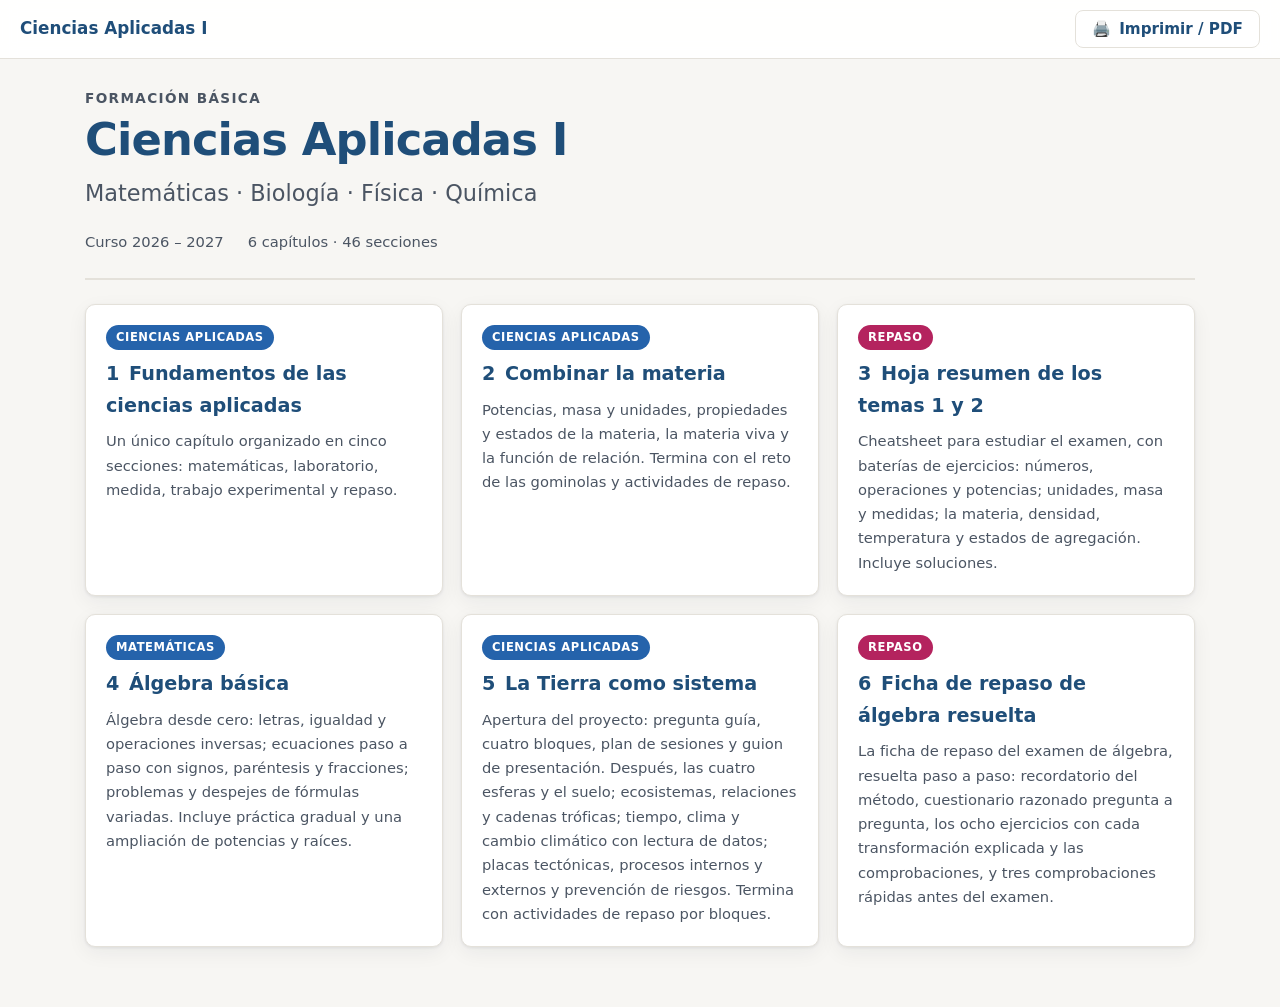
<file: index.html>
<!DOCTYPE html>
<html lang="es">
<head>
  <meta charset="UTF-8">
  <meta name="viewport" content="width=device-width, initial-scale=1.0">
  <title>Ciencias Aplicadas I · Índice</title>
  <link rel="stylesheet" href="styles.css">
  <style>
@media print {
  @page {
    @top-left { content: "Ciencias Aplicadas I - 1º FPB"; }
    @top-right { content: "Colegio San Gabriel"; }
    @bottom-right { content: "" counter(page) "/" counter(pages); }
  }
}
</style>
</head>
<body class="pagina-indice">
  <header class="topbar">
    <div class="topbar__title">
      <span class="topbar__brand">Ciencias Aplicadas I</span>
    </div>
    <div class="topbar__actions">
      <button class="btn btn--outline" id="btn-print" title="Imprimir o guardar como PDF">🖨️ <span class="btn__label">Imprimir / PDF</span></button>
      <!-- Solo se activa al servir la web con editor-local.js en 127.0.0.1. -->
      <a class="btn btn--outline" id="btn-editor" href="/editor" hidden title="Editar el Markdown en este ordenador">✎ <span class="btn__label">Editar Markdown</span></a>
    </div>
  </header>

  <main class="indice">
    <header class="cover indice__portada">
      <p class="cover__kicker">Formación Básica</p>
      <h1 class="cover__title">Ciencias Aplicadas I</h1>
      <p class="cover__subtitle">Matemáticas · Biología · Física · Química</p>
      <div class="cover__meta"><span>Curso 2026 – 2027</span><span>6 capítulos · 46 secciones</span></div>
    </header>

    <nav class="chapter-grid" aria-label="Capítulos">
<a class="chapter-card" href="capitulos/01-fundamentos-ciencias-aplicadas.html">
  <span class="tag tag--mat">Ciencias aplicadas</span>
  <h2><span class="heading__number">1</span> Fundamentos de las ciencias aplicadas</h2>
  <p>Un único capítulo organizado en cinco secciones: matemáticas, laboratorio, medida, trabajo experimental y repaso.</p>
</a>
<a class="chapter-card" href="capitulos/02-combinar-la-materia.html">
  <span class="tag tag--mat">Ciencias aplicadas</span>
  <h2><span class="heading__number">2</span> Combinar la materia</h2>
  <p>Potencias, masa y unidades, propiedades y estados de la materia, la materia viva y la función de relación. Termina con el reto de las gominolas y actividades de repaso.</p>
</a>
<a class="chapter-card" href="capitulos/03-hoja-resumen.html">
  <span class="tag tag--act">Repaso</span>
  <h2><span class="heading__number">3</span> Hoja resumen de los temas 1 y 2</h2>
  <p>Cheatsheet para estudiar el examen, con baterías de ejercicios: números, operaciones y potencias; unidades, masa y medidas; la materia, densidad, temperatura y estados de agregación. Incluye soluciones.</p>
</a>
<a class="chapter-card" href="capitulos/04-algebra-basica.html">
  <span class="tag tag--mat">Matemáticas</span>
  <h2><span class="heading__number">4</span> Álgebra básica</h2>
  <p>Álgebra desde cero: letras, igualdad y operaciones inversas; ecuaciones paso a paso con signos, paréntesis y fracciones; problemas y despejes de fórmulas variadas. Incluye práctica gradual y una ampliación de potencias y raíces.</p>
</a>
<a class="chapter-card" href="capitulos/05-la-tierra-como-sistema.html">
  <span class="tag tag--mat">Ciencias aplicadas</span>
  <h2><span class="heading__number">5</span> La Tierra como sistema</h2>
  <p>Apertura del proyecto: pregunta guía, cuatro bloques, plan de sesiones y guion de presentación. Después, las cuatro esferas y el suelo; ecosistemas, relaciones y cadenas tróficas; tiempo, clima y cambio climático con lectura de datos; placas tectónicas, procesos internos y externos y prevención de riesgos. Termina con actividades de repaso por bloques.</p>
</a>
<a class="chapter-card" href="capitulos/06-ficha-repaso-algebra.html">
  <span class="tag tag--act">Repaso</span>
  <h2><span class="heading__number">6</span> Ficha de repaso de álgebra resuelta</h2>
  <p>La ficha de repaso del examen de álgebra, resuelta paso a paso: recordatorio del método, cuestionario razonado pregunta a pregunta, los ocho ejercicios con cada transformación explicada y las comprobaciones, y tres comprobaciones rápidas antes del examen.</p>
</a>
    </nav>
  </main>

  <script>
    document.getElementById("btn-print").addEventListener("click", function () { window.print(); });
    var btnEditor = document.getElementById("btn-editor");
    if (window.__EDITOR_LOCAL__) btnEditor.hidden = false;
    else btnEditor.parentNode.removeChild(btnEditor); // en GitHub Pages no debe existir
  </script>
</body>
</html>
</file>
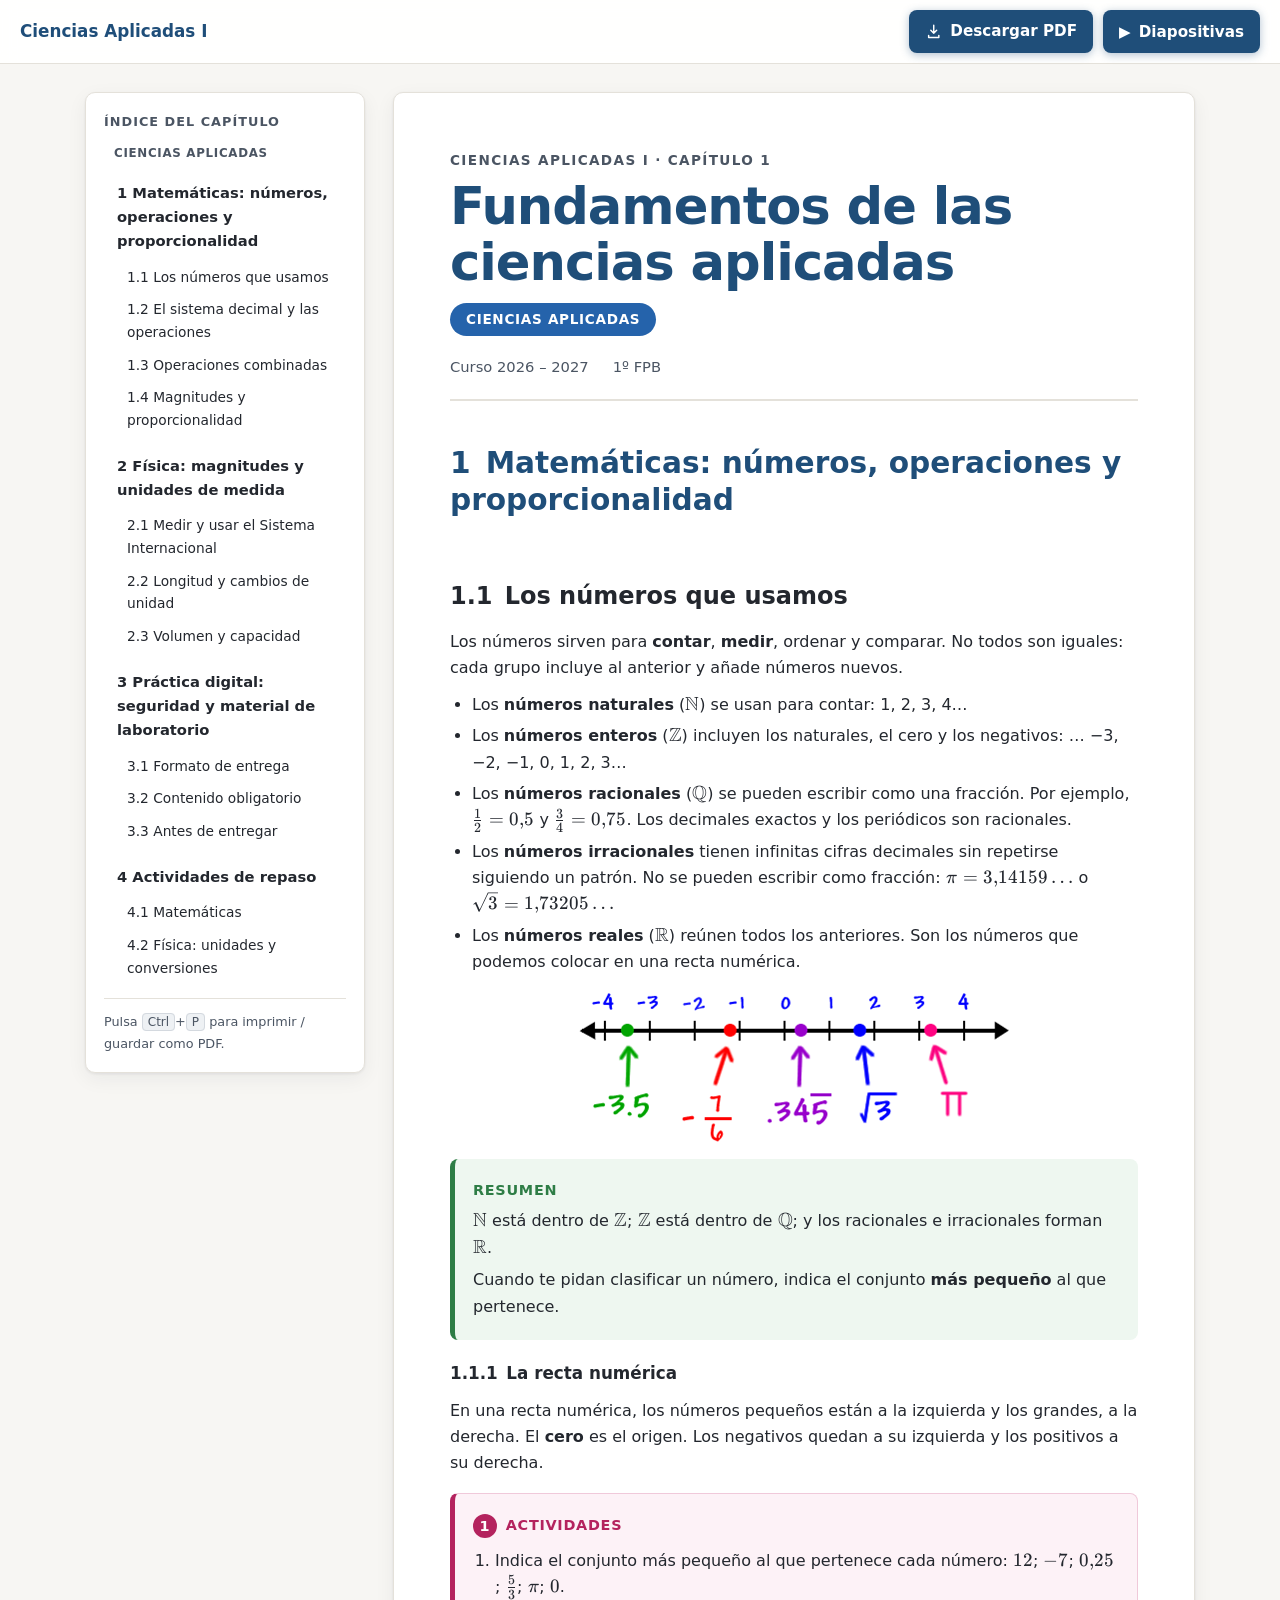
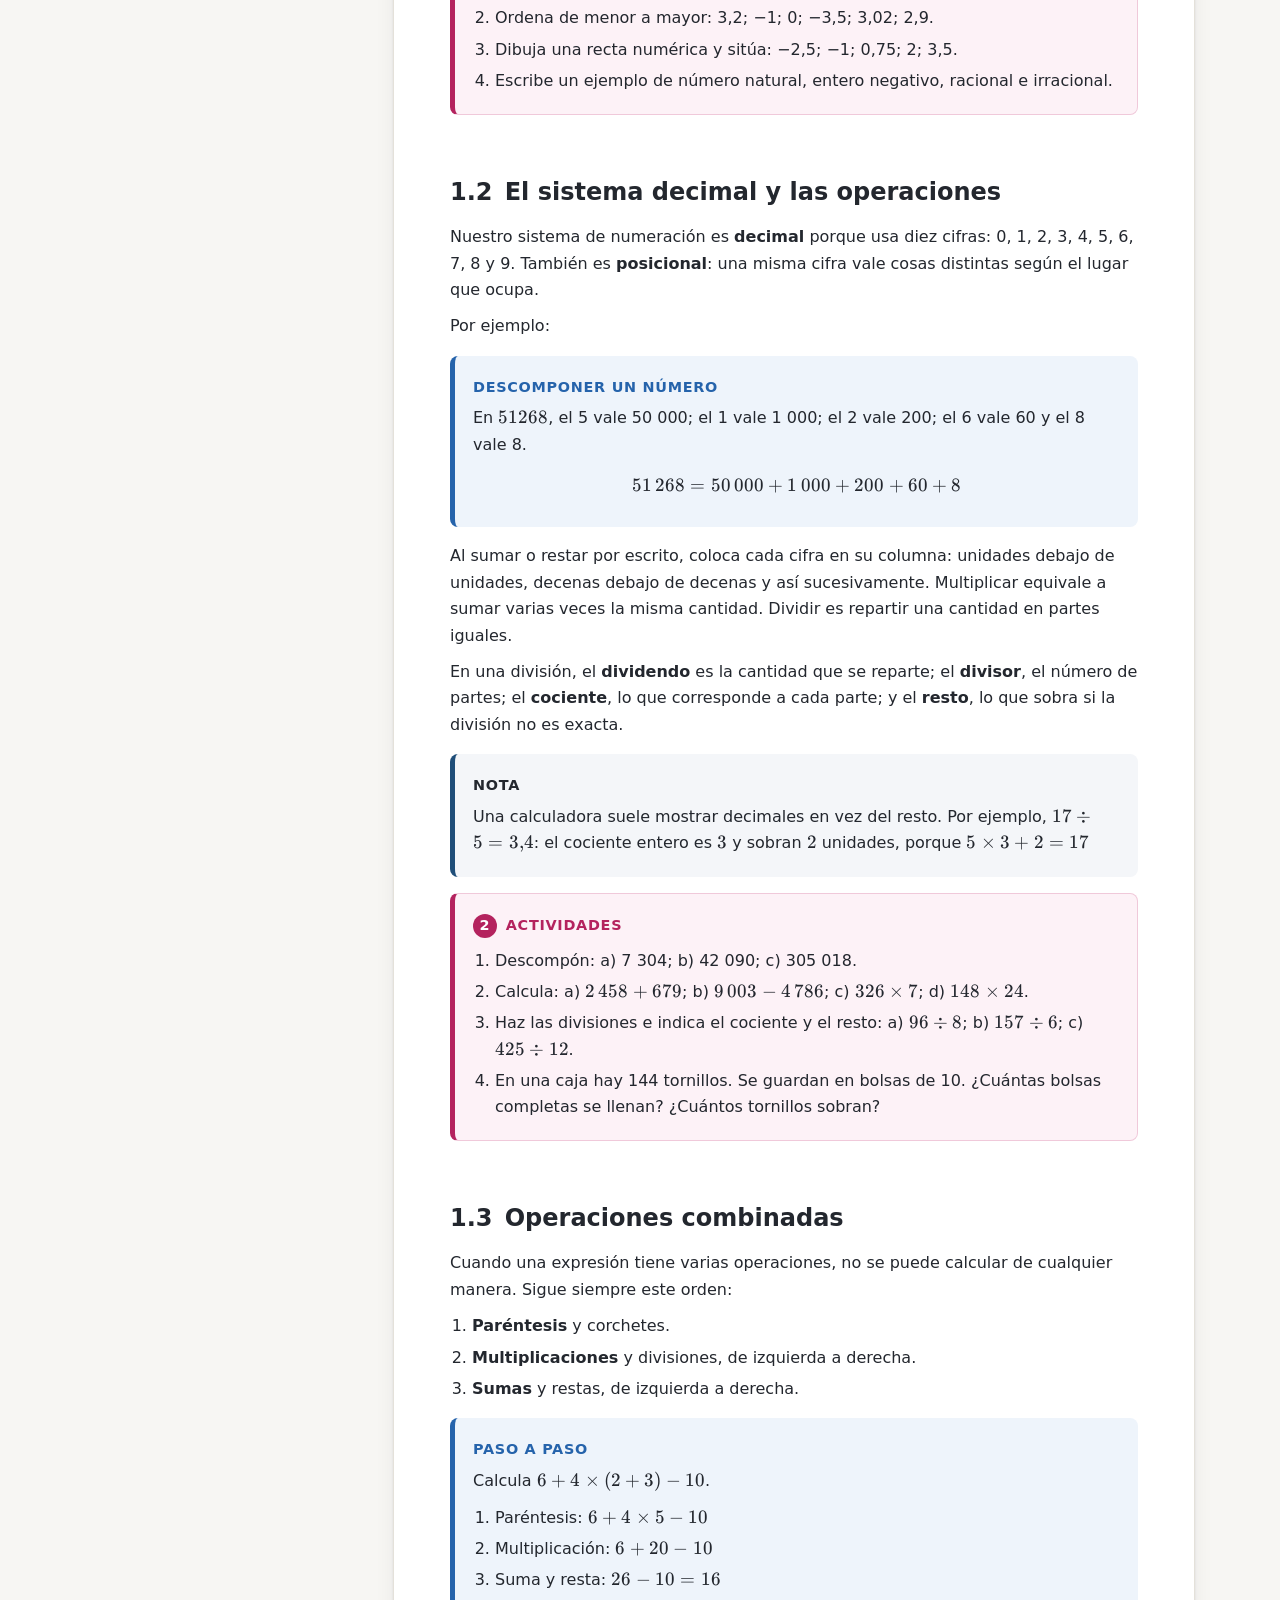
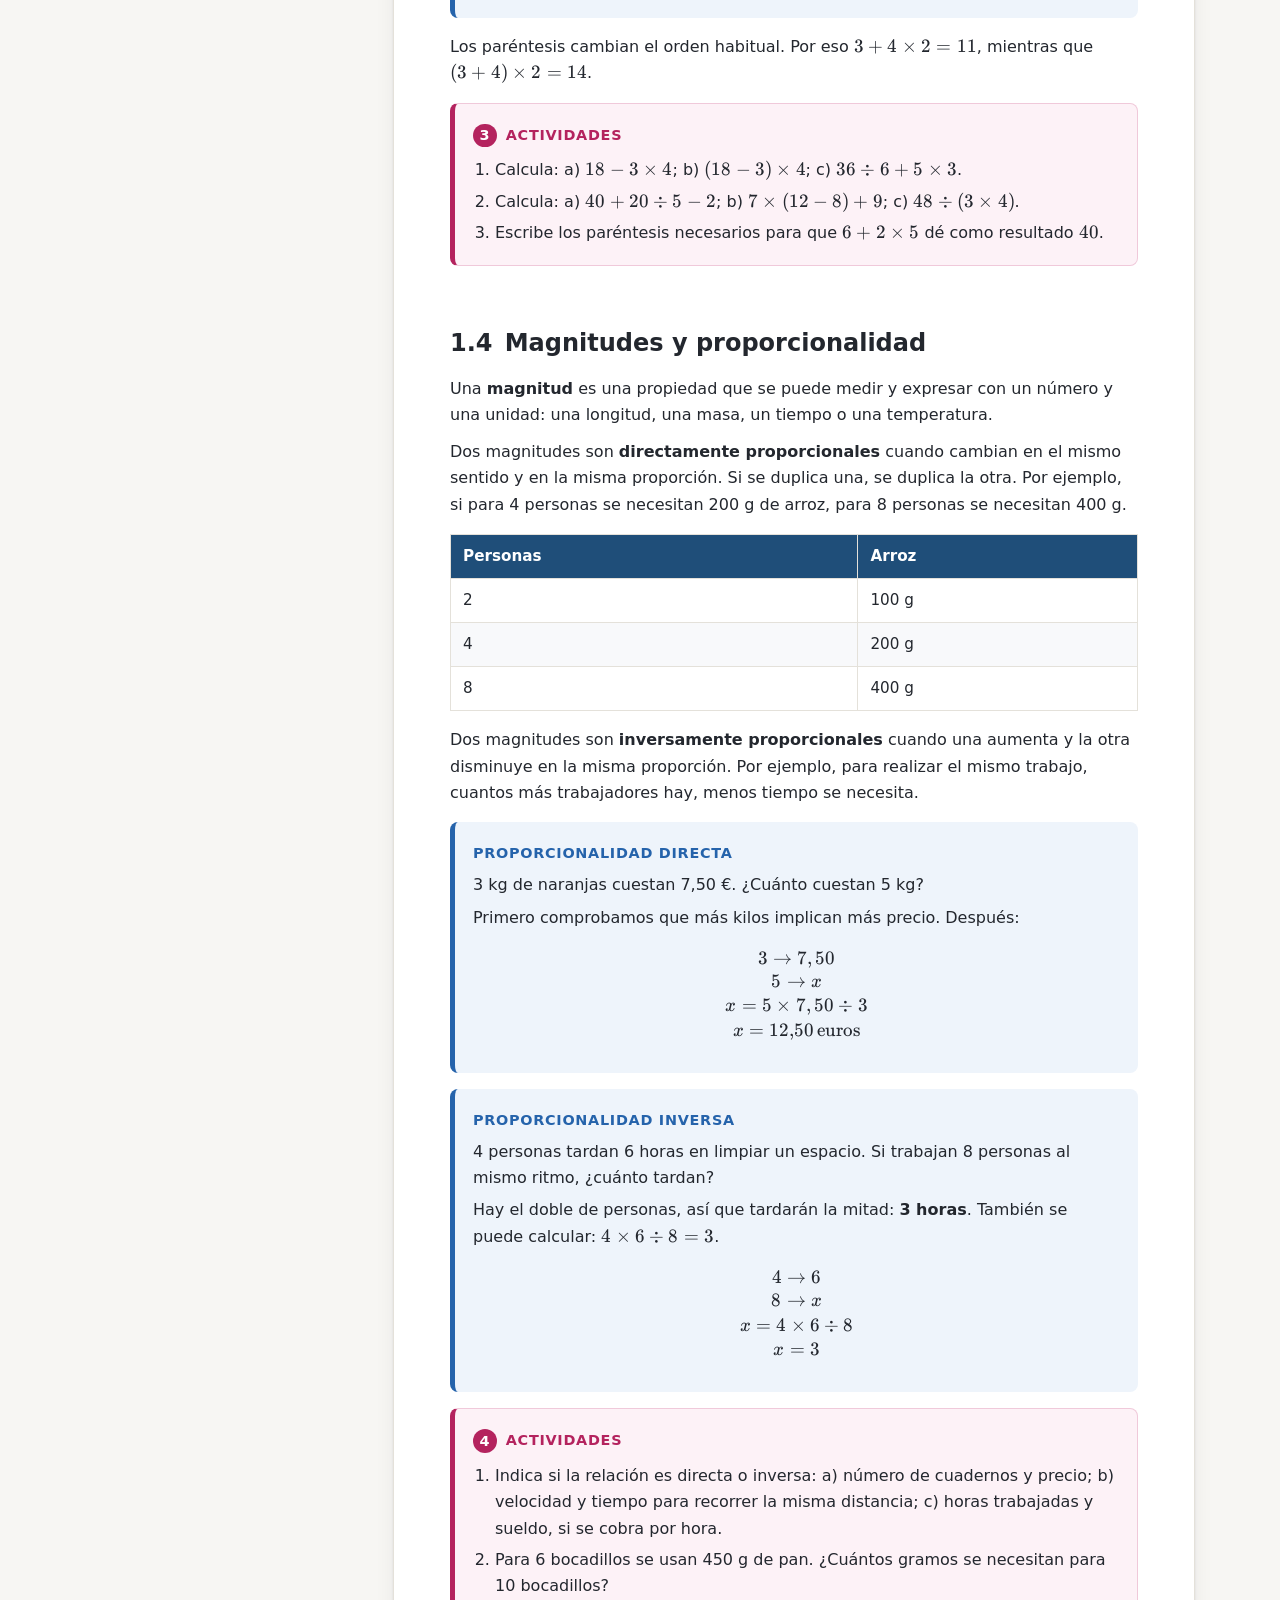
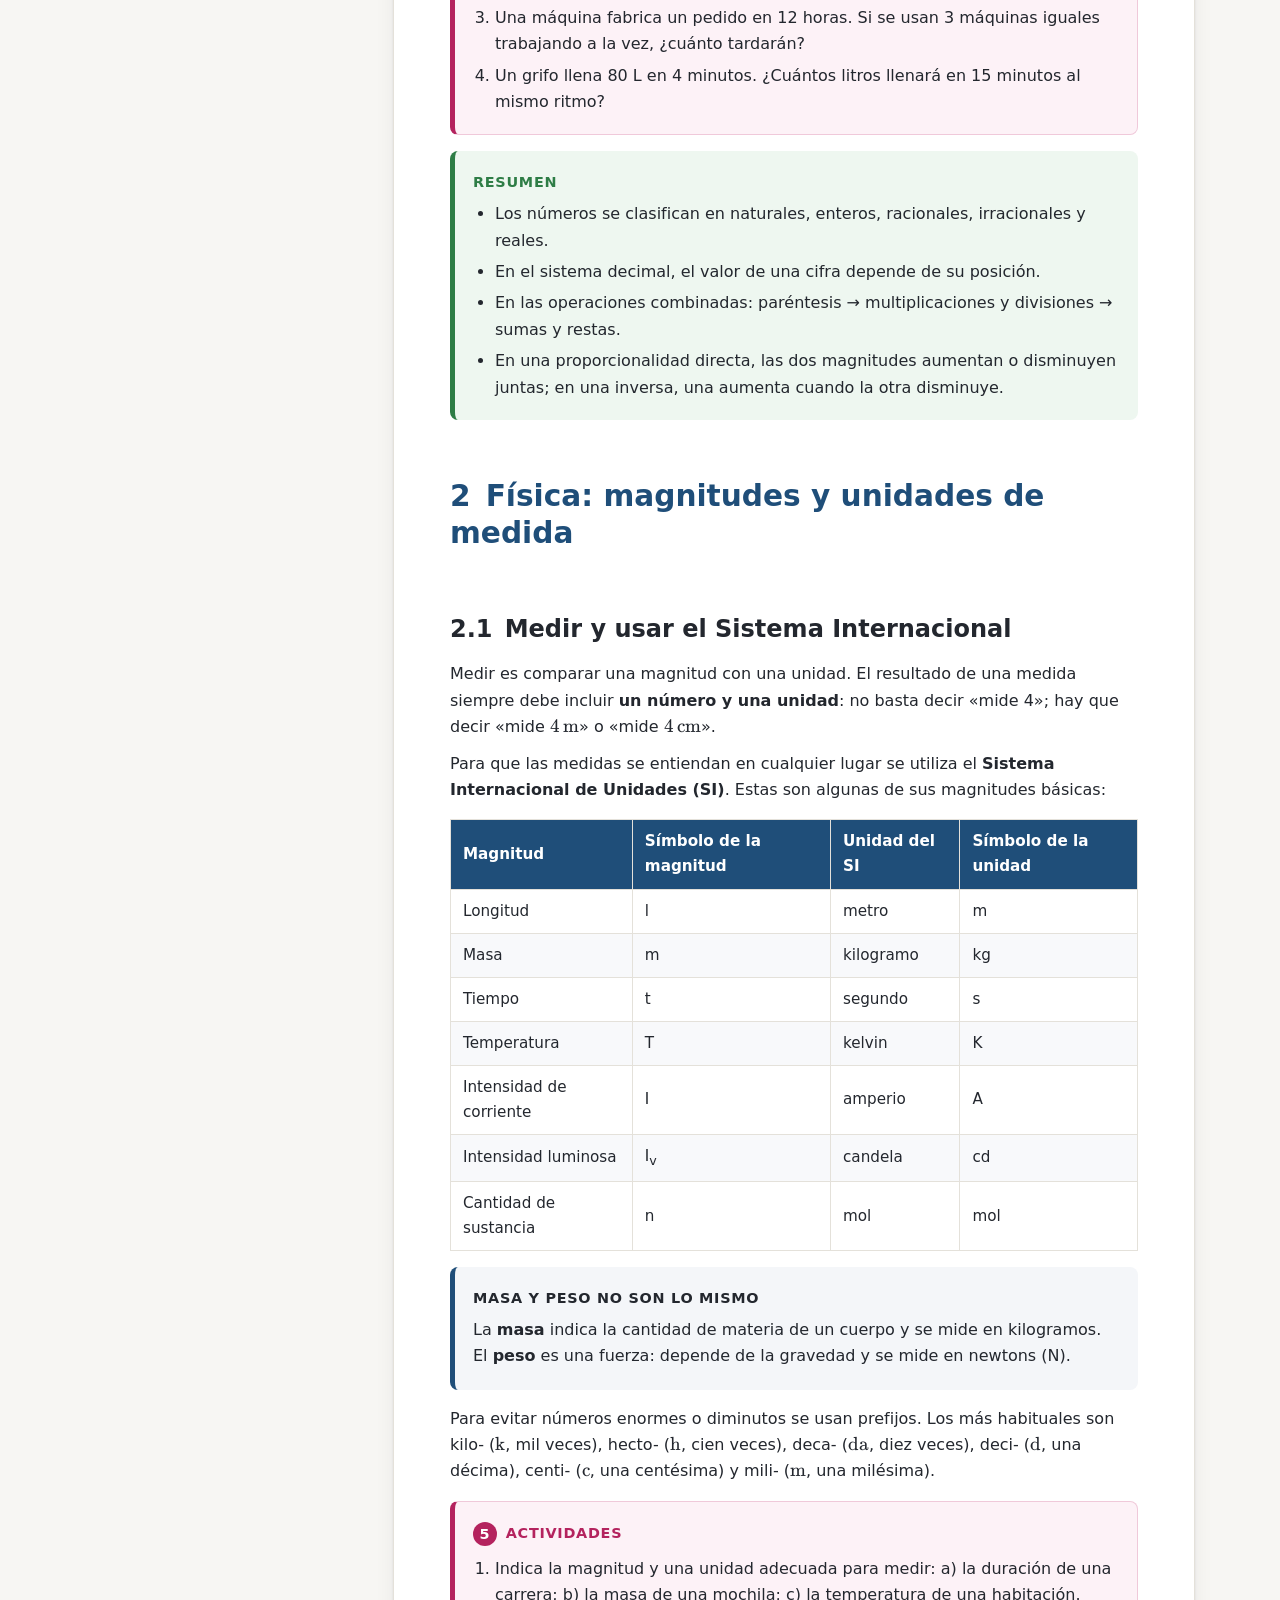
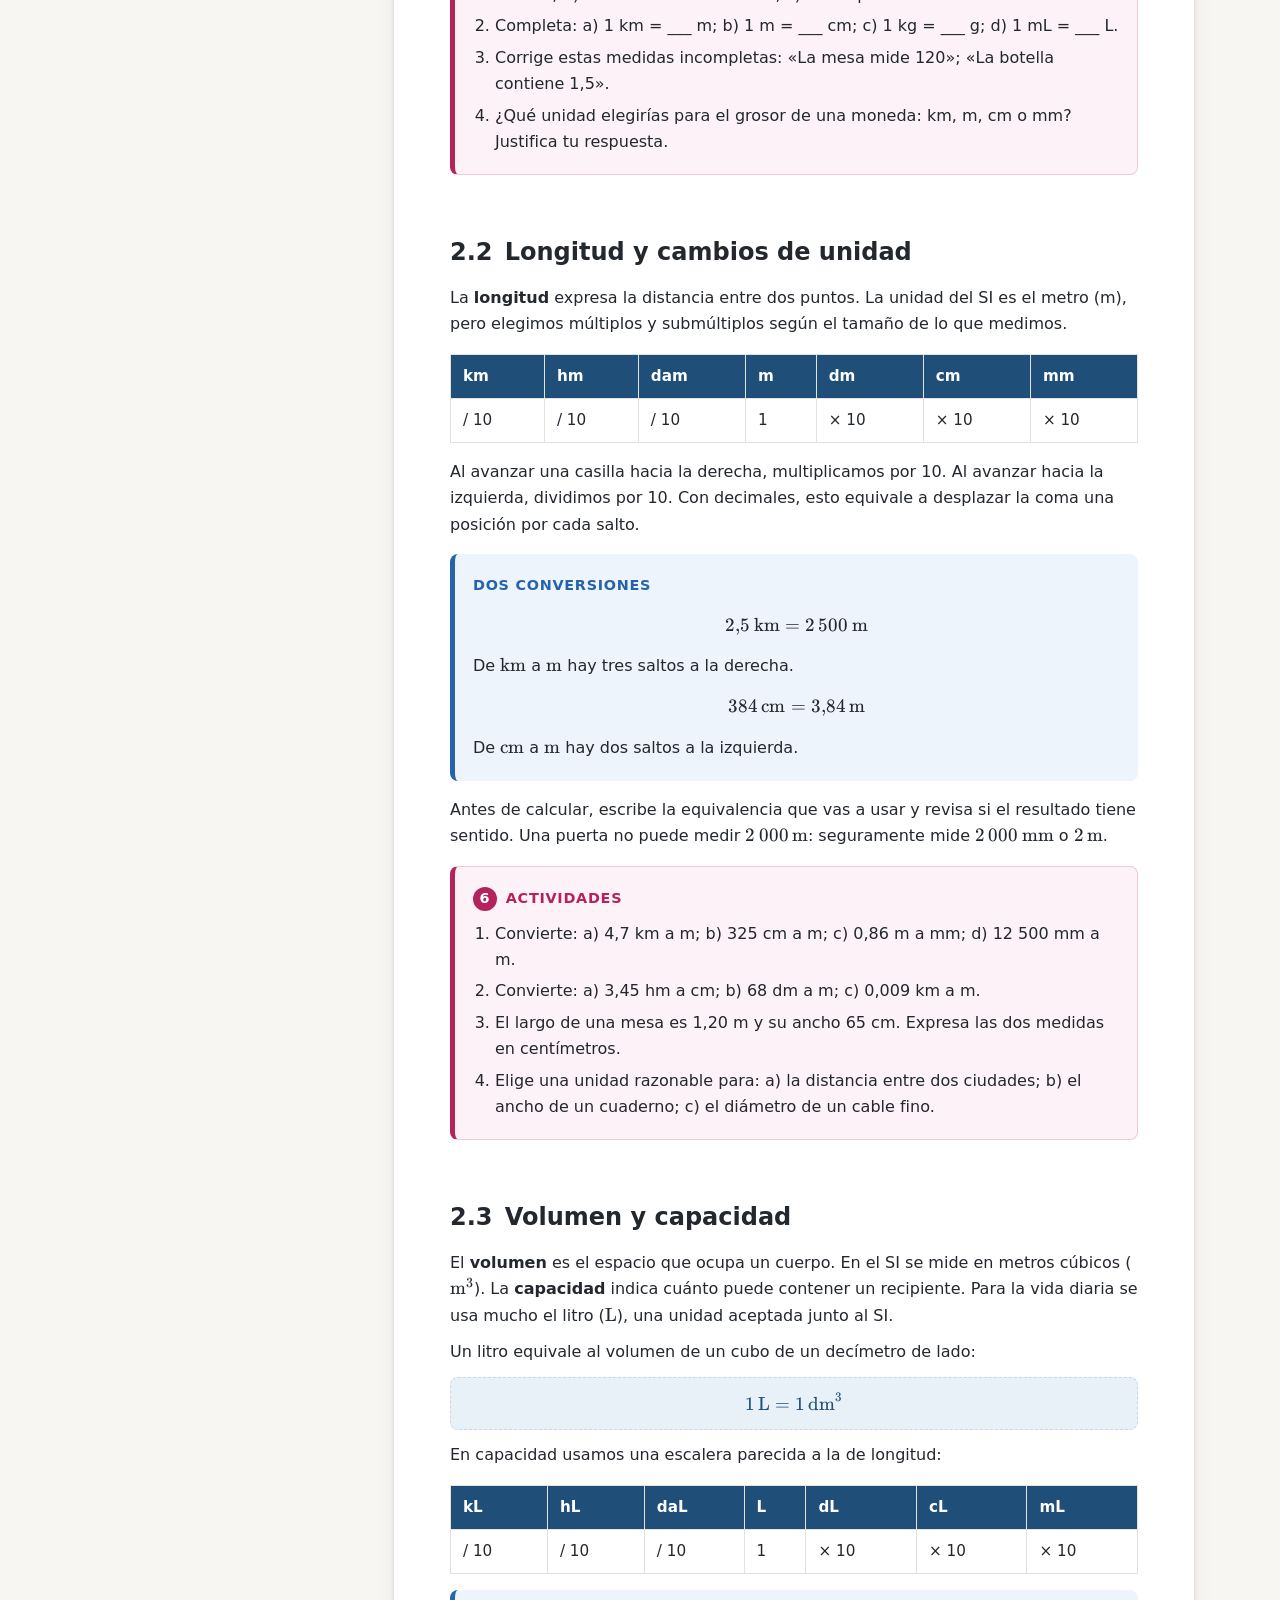
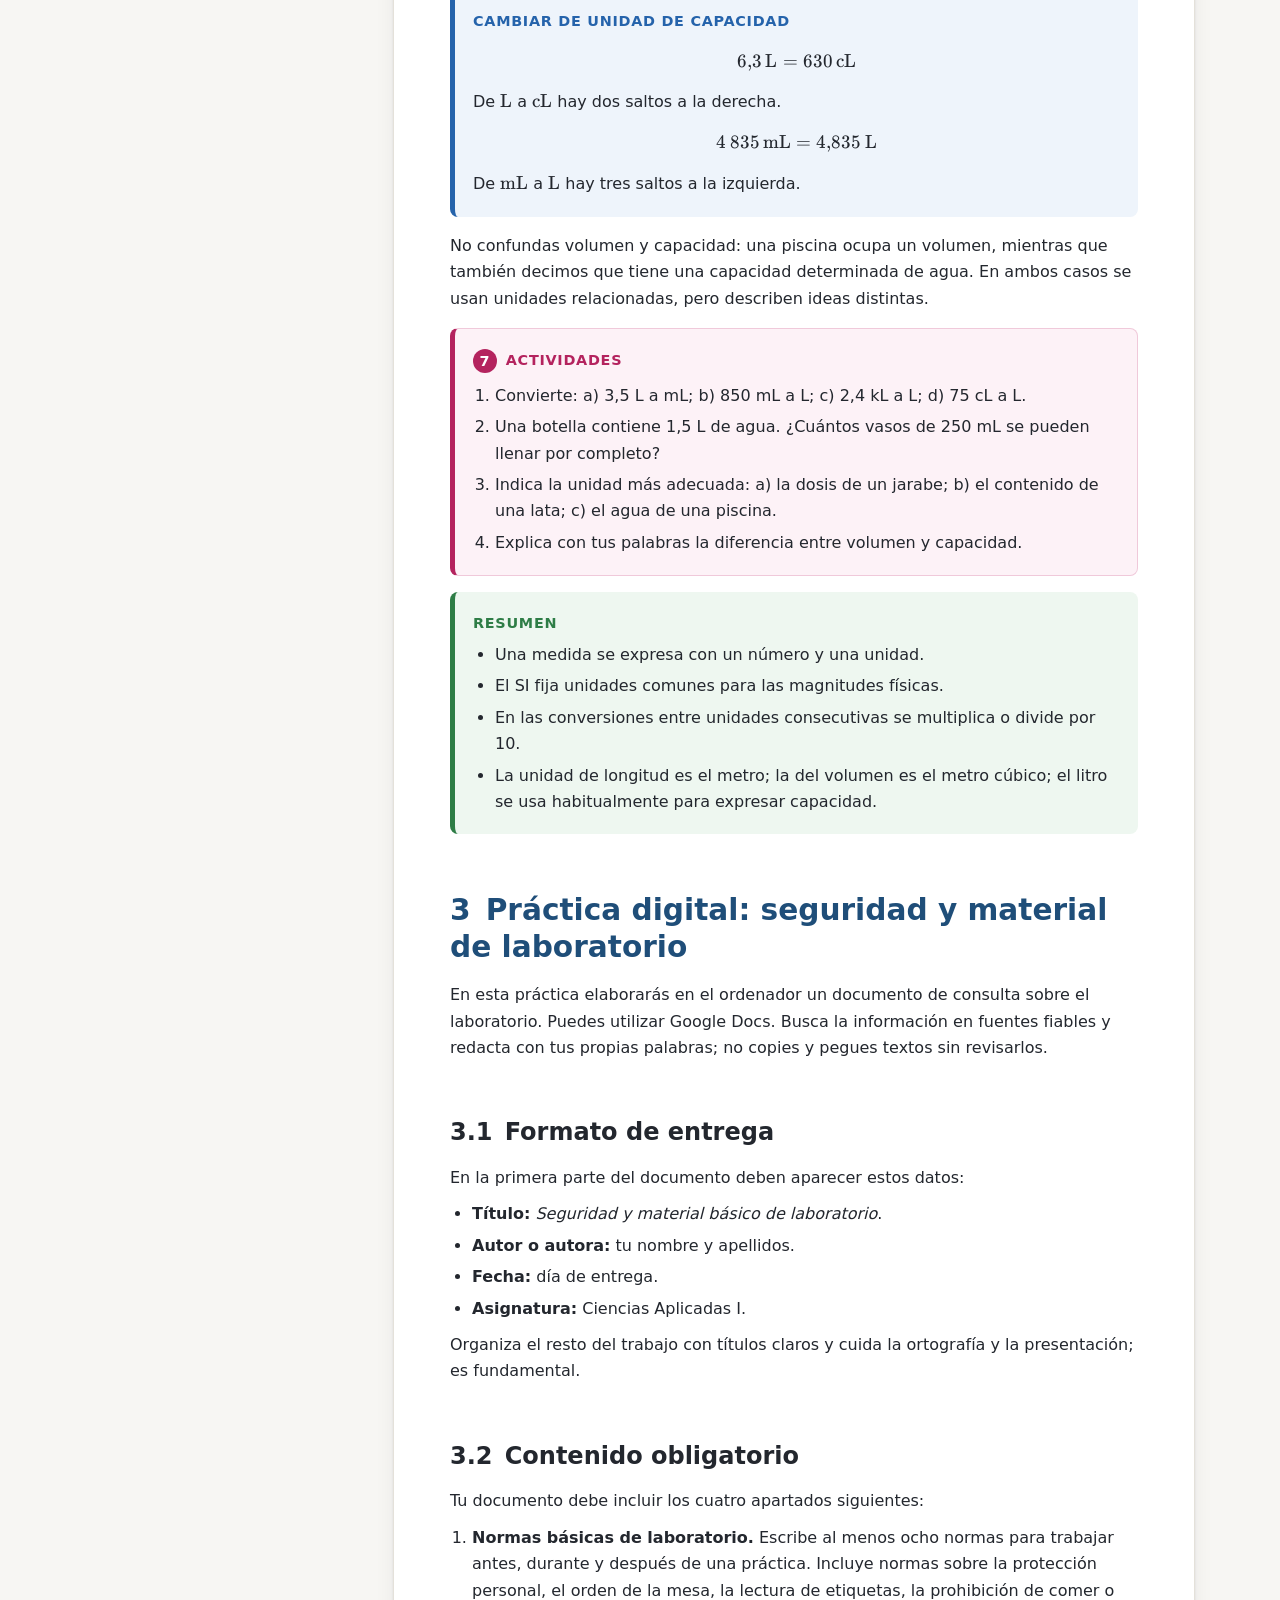
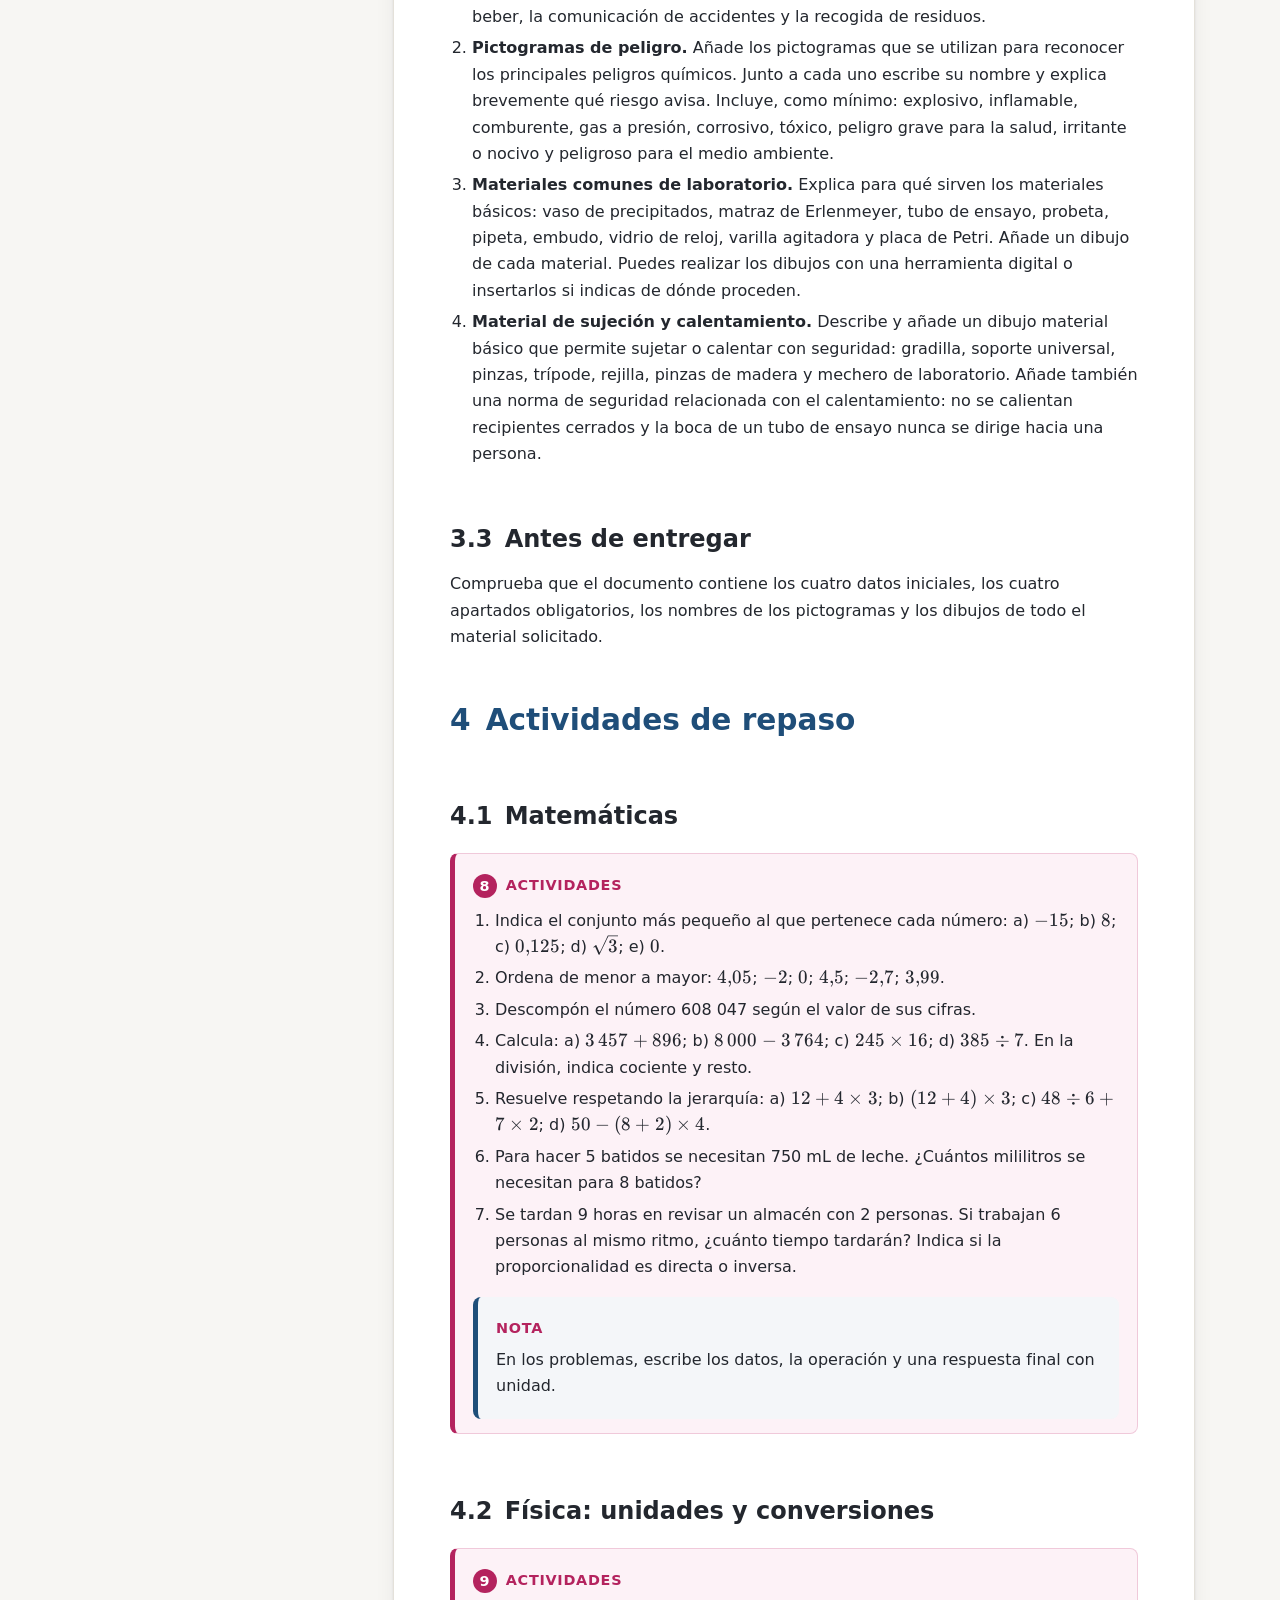
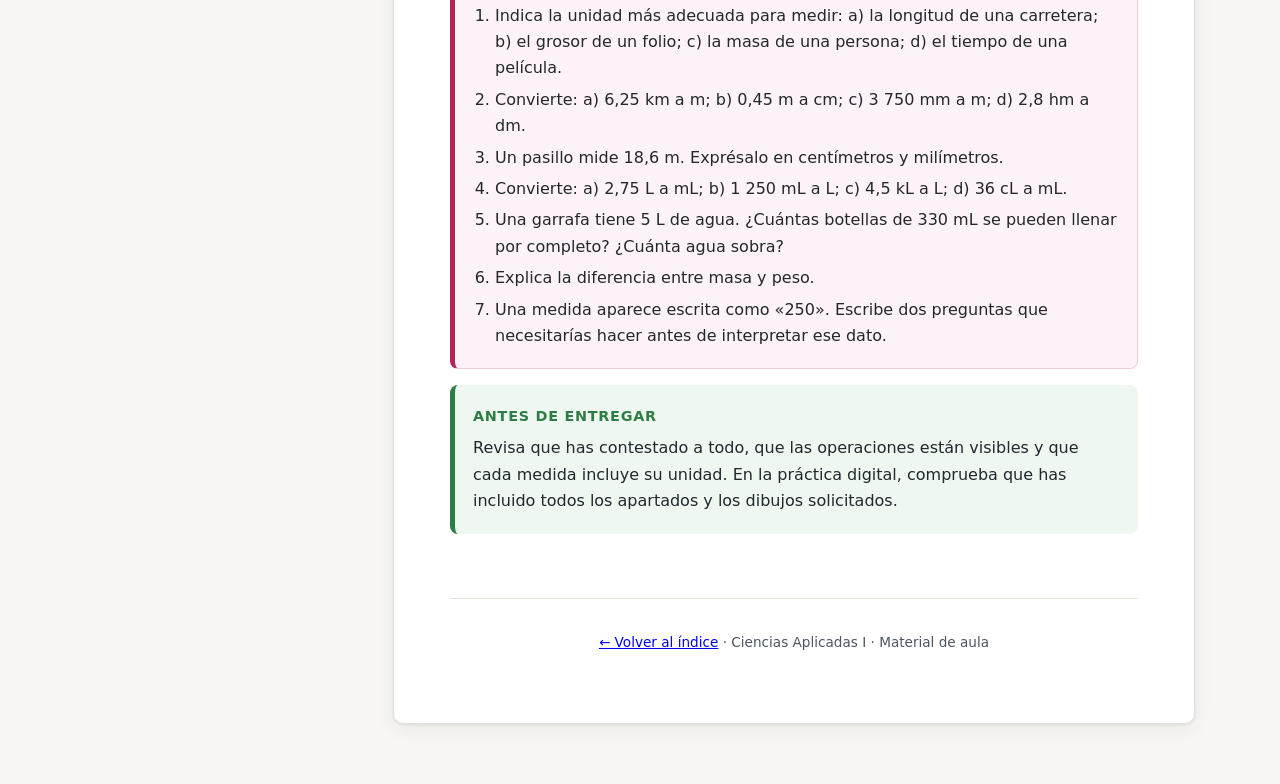
<file: capitulos/01-fundamentos-ciencias-aplicadas.html>
<!DOCTYPE html>
<html lang="es">
<head>
  <meta charset="UTF-8">
  <meta name="viewport" content="width=device-width, initial-scale=1.0">
  <title>Fundamentos de las ciencias aplicadas · Ciencias Aplicadas I</title>
  <meta name="description" content="Fundamentos de las ciencias aplicadas — Ciencias Aplicadas I">
  <link rel="stylesheet" href="../styles.css">
  <style>
@media print {
  @page {
    @top-left { content: "Ciencias Aplicadas I - 1º FPB"; }
    @top-right { content: "Colegio San Gabriel"; }
    @bottom-right { content: "Cap 1. Fundamentos de las ciencias aplicadas - " counter(page) "/" counter(pages); }
  }
}
</style>
  <!-- KaTeX se sirve localmente: el capítulo sigue funcionando sin Internet. -->
  <link rel="stylesheet" href="../lib/katex/katex.min.css">
</head>
<body>

  <!-- ======================= BARRA SUPERIOR ======================= -->
  <header class="topbar">
    <div class="topbar__title">
      <button class="btn btn--ghost topbar__menu" id="btn-menu" aria-label="Abrir índice">☰</button>
      <a class="topbar__brand" href="../index.html" title="Volver al índice general">Ciencias Aplicadas I</a>
    </div>
    <div class="topbar__actions">
      <a class="btn btn--primary" href="./01-fundamentos-ciencias-aplicadas.pdf" download title="Descargar el PDF ya maquetado"><svg class="btn__icon" aria-hidden="true" focusable="false" viewBox="0 0 24 24"><path d="M12 3v11m0 0 4-4m-4 4-4-4M5 17v3h14v-3" fill="none" stroke="currentColor" stroke-linecap="round" stroke-linejoin="round" stroke-width="2"/></svg><span class="btn__label">Descargar PDF</span></a>
      <button class="btn btn--primary" id="btn-slides" title="Ver el contenido como diapositivas">
        ▶ <span class="btn__label">Diapositivas</span>
      </button>
      <!-- Solo se muestra cuando editor-local.js sirve la página en 127.0.0.1. -->
      <a class="btn btn--outline" id="btn-editor" href="/editor" hidden title="Editar el Markdown en este ordenador">
        ✎ <span class="btn__label">Editar Markdown</span>
      </a>
    </div>
  </header>

  <div class="layout">

    <!-- ======================= ÍNDICE LATERAL ======================= -->
    <nav class="sidebar" id="sidebar" aria-label="Índice del capítulo">
      <p class="sidebar__title">Índice del capítulo</p>
      <ol class="toc" id="toc"><!-- se genera con JS --></ol>
      <p class="sidebar__hint">Pulsa <kbd>Ctrl</kbd>+<kbd>P</kbd> para imprimir / guardar como PDF.</p>
    </nav>

    <!-- ======================= CONTENIDO ======================= -->
    <main class="content" id="content">

      <header class="cover" id="portada">
  <span class="cover__number" aria-hidden="true">01</span>
  <div class="cover__body">
    <p class="cover__kicker">Ciencias Aplicadas I · Capítulo 1</p>
    <h1 class="cover__title">Fundamentos de las ciencias aplicadas</h1>
    <p class="cover__subtitle"><span class="tag tag--mat">Ciencias aplicadas</span></p>
    <div class="cover__meta"><span>Curso 2026 – 2027</span><span>1º FPB</span></div>
  </div>
</header>

      <section class="slide slide--seccion slide--seccion--titulo-necesario" id="seccion-1" data-materia="ciencias" data-seccion="Matemáticas: números, operaciones y proporcionalidad" data-seccion-numero="1" data-numero="1" data-nivel="2">
  <h2><span class="heading__number">1</span> Matemáticas: números, operaciones y proporcionalidad</h2>
  <ul class="slide__indice-seccion">
    <li><span class="heading__number">1.1</span> Los números que usamos</li>
    <li><span class="heading__number">1.2</span> El sistema decimal y las operaciones</li>
    <li><span class="heading__number">1.3</span> Operaciones combinadas</li>
    <li><span class="heading__number">1.4</span> Magnitudes y proporcionalidad</li>
  </ul>

</section>
<section class="slide" id="seccion-2" data-materia="ciencias" data-seccion="Matemáticas: números, operaciones y proporcionalidad" data-seccion-numero="1" data-numero="1.1" data-nivel="3">
  <h3><span class="heading__number">1.1</span> Los números que usamos</h3>
<p>Los números sirven para <strong>contar</strong>, <strong>medir</strong>, ordenar y comparar. No todos son iguales: cada grupo incluye al anterior y añade números nuevos.</p>
<ul>
<li>Los <strong>números naturales</strong> ($\mathbb{N}$) se usan para contar: 1, 2, 3, 4…</li>
<li>Los <strong>números enteros</strong> ($\mathbb{Z}$) incluyen los naturales, el cero y los negativos: … −3, −2, −1, 0, 1, 2, 3…</li>
<li>Los <strong>números racionales</strong> ($\mathbb{Q}$) se pueden escribir como una fracción. Por ejemplo, $\frac{1}{2} = 0{,}5$ y $\frac{3}{4} = 0{,}75$. Los decimales exactos y los periódicos son racionales.</li>
<li>Los <strong>números irracionales</strong> tienen infinitas cifras decimales sin repetirse siguiendo un patrón. No se pueden escribir como fracción: $\pi = 3{,}14159\ldots$ o $\sqrt{3} = 1{,}73205\ldots$</li>
<li>Los <strong>números reales</strong> ($\mathbb{R}$) reúnen todos los anteriores. Son los números que podemos colocar en una recta numérica.</li>
</ul>
<p><img src="rectareal.png" alt="image"></p>

<div class="box box--resumen">
<p class="box__title">Resumen</p>
<p>$\mathbb{N}$ está dentro de $\mathbb{Z}$; $\mathbb{Z}$ está dentro de $\mathbb{Q}$; y los racionales e irracionales forman $\mathbb{R}$.</p>
<p>Cuando te pidan clasificar un número, indica el conjunto <strong>más pequeño</strong> al que pertenece.</p>

</div>
<h4><span class="heading__number">1.1.1</span> La recta numérica</h4>
<p>En una recta numérica, los números pequeños están a la izquierda y los grandes, a la derecha. El <strong>cero</strong> es el origen. Los negativos quedan a su izquierda y los positivos a su derecha.</p>

<div class="box box--actividades" data-actividad="1" aria-label="Actividades 1">
  <p class="box__title box__title--actividades"><span class="box__numero" aria-hidden="true">1</span><span>Actividades</span></p>
<ol>
<li>Indica el conjunto más pequeño al que pertenece cada número: $12$; $-7$; $0{,}25$; $\frac{5}{3}$; $\pi$; $0$.</li>
<li>Ordena de menor a mayor: 3,2; −1; 0; −3,5; 3,02; 2,9.</li>
<li>Dibuja una recta numérica y sitúa: −2,5; −1; 0,75; 2; 3,5.</li>
<li>Escribe un ejemplo de número natural, entero negativo, racional e irracional.</li>
</ol>

</div>
</section>
<section class="slide" id="seccion-3" data-materia="ciencias" data-seccion="Matemáticas: números, operaciones y proporcionalidad" data-seccion-numero="1" data-numero="1.2" data-nivel="3">
  <h3><span class="heading__number">1.2</span> El sistema decimal y las operaciones</h3>
<p>Nuestro sistema de numeración es <strong>decimal</strong> porque usa diez cifras: 0, 1, 2, 3, 4, 5, 6, 7, 8 y 9. También es <strong>posicional</strong>: una misma cifra vale cosas distintas según el lugar que ocupa.</p>
<p>Por ejemplo:</p>

<div class="box box--example">
<p class="box__title">Descomponer un número</p>
<p>En $51 268$, el 5 vale 50 000; el 1 vale 1 000; el 2 vale 200; el 6 vale 60 y el 8 vale 8.</p>
<p>$$51\,268 = 50\,000 + 1\,000 + 200 + 60 + 8$$</p>

</div>
<p>Al sumar o restar por escrito, coloca cada cifra en su columna: unidades debajo de unidades, decenas debajo de decenas y así sucesivamente. Multiplicar equivale a sumar varias veces la misma cantidad. Dividir es repartir una cantidad en partes iguales.</p>
<p>En una división, el <strong>dividendo</strong> es la cantidad que se reparte; el <strong>divisor</strong>, el número de partes; el <strong>cociente</strong>, lo que corresponde a cada parte; y el <strong>resto</strong>, lo que sobra si la división no es exacta.</p>

<div class="box">
<p class="box__title">Nota</p>
<p>Una calculadora suele mostrar decimales en vez del resto. Por ejemplo, $17 \div 5 = 3{,}4$: el cociente entero es $3$ y sobran $2$ unidades, porque $5 \times 3 + 2 = 17$</p>

</div>
<div class="box box--actividades" data-actividad="2" aria-label="Actividades 2">
  <p class="box__title box__title--actividades"><span class="box__numero" aria-hidden="true">2</span><span>Actividades</span></p>
<ol>
<li>Descompón: a) 7 304; b) 42 090; c) 305 018.</li>
<li>Calcula: a) $2\,458 + 679$; b) $9\,003 - 4\,786$; c) $326 \times 7$; d) $148 \times 24$.</li>
<li>Haz las divisiones e indica el cociente y el resto: a) $96 \div 8$; b) $157 \div 6$; c) $425 \div 12$.</li>
<li>En una caja hay 144 tornillos. Se guardan en bolsas de 10. ¿Cuántas bolsas completas se llenan? ¿Cuántos tornillos sobran?</li>
</ol>

</div>
</section>
<section class="slide" id="seccion-4" data-materia="ciencias" data-seccion="Matemáticas: números, operaciones y proporcionalidad" data-seccion-numero="1" data-numero="1.3" data-nivel="3">
  <h3><span class="heading__number">1.3</span> Operaciones combinadas</h3>
<p>Cuando una expresión tiene varias operaciones, no se puede calcular de cualquier manera. Sigue siempre este orden:</p>
<ol>
<li><strong>Paréntesis</strong> y corchetes.</li>
<li><strong>Multiplicaciones</strong> y divisiones, de izquierda a derecha.</li>
<li><strong>Sumas</strong> y restas, de izquierda a derecha.</li>
</ol>

<div class="box box--example">
<p class="box__title">Paso a paso</p>
<p>Calcula $6 + 4 \times (2 + 3) - 10$.</p>
<ol>
<li>Paréntesis: $6 + 4 \times 5 - 10$</li>
<li>Multiplicación: $6 + 20 - 10$</li>
<li>Suma y resta: $26 - 10 = 16$</li>
</ol>

</div>
<p>Los paréntesis cambian el orden habitual. Por eso $3 + 4 \times 2 = 11$, mientras que $(3 + 4) \times 2 = 14$.</p>

<div class="box box--actividades" data-actividad="3" aria-label="Actividades 3">
  <p class="box__title box__title--actividades"><span class="box__numero" aria-hidden="true">3</span><span>Actividades</span></p>
<ol>
<li>Calcula: a) $18 - 3 \times 4$; b) $(18 - 3) \times 4$; c) $36 \div 6 + 5 \times 3$.</li>
<li>Calcula: a) $40 + 20 \div 5 - 2$; b) $7 \times (12 - 8) + 9$; c) $48 \div (3 \times 4)$.</li>
<li>Escribe los paréntesis necesarios para que $6 + 2 \times 5$ dé como resultado $40$.</li>
</ol>

</div>
</section>
<section class="slide" id="seccion-5" data-materia="ciencias" data-seccion="Matemáticas: números, operaciones y proporcionalidad" data-seccion-numero="1" data-numero="1.4" data-nivel="3">
  <h3><span class="heading__number">1.4</span> Magnitudes y proporcionalidad</h3>
<p>Una <strong>magnitud</strong> es una propiedad que se puede medir y expresar con un número y una unidad: una longitud, una masa, un tiempo o una temperatura.</p>
<p>Dos magnitudes son <strong>directamente proporcionales</strong> cuando cambian en el mismo sentido y en la misma proporción. Si se duplica una, se duplica la otra. Por ejemplo, si para 4 personas se necesitan 200 g de arroz, para 8 personas se necesitan 400 g.</p>
<table>
<thead>
<tr>
<th align="right">Personas</th>
<th align="right">Arroz</th>
</tr>
</thead>
<tbody><tr>
<td align="right">2</td>
<td align="right">100 g</td>
</tr>
<tr>
<td align="right">4</td>
<td align="right">200 g</td>
</tr>
<tr>
<td align="right">8</td>
<td align="right">400 g</td>
</tr>
</tbody></table>
<p>Dos magnitudes son <strong>inversamente proporcionales</strong> cuando una aumenta y la otra disminuye en la misma proporción. Por ejemplo, para realizar el mismo trabajo, cuantos más trabajadores hay, menos tiempo se necesita.</p>

<div class="box box--example">
<p class="box__title">Proporcionalidad directa</p>
<p>3 kg de naranjas cuestan 7,50 €. ¿Cuánto cuestan 5 kg?</p>
<p>Primero comprobamos que más kilos implican más precio. Después:</p>
<p>$$ 3 \rightarrow 7,50 \\ 5 \rightarrow x \\ x = 5\times 7,50 \div 3 \\ x = 12{,}50\,\text{euros}$$</p>

</div>
<div class="box box--example">
<p class="box__title">Proporcionalidad inversa</p>
<p>4 personas tardan 6 horas en limpiar un espacio. Si trabajan 8 personas al mismo ritmo, ¿cuánto tardan?</p>
<p>Hay el doble de personas, así que tardarán la mitad: <strong>3 horas</strong>. También se puede calcular: $4 \times 6 \div 8 = 3$.</p>
<p>$$ 4 \rightarrow 6 \\ 8 \rightarrow x \\ x = 4 \times 6 \div 8 \\ x = 3 $$</p>

</div>
<div class="box box--actividades" data-actividad="4" aria-label="Actividades 4">
  <p class="box__title box__title--actividades"><span class="box__numero" aria-hidden="true">4</span><span>Actividades</span></p>
<ol>
<li>Indica si la relación es directa o inversa: a) número de cuadernos y precio; b) velocidad y tiempo para recorrer la misma distancia; c) horas trabajadas y sueldo, si se cobra por hora.</li>
<li>Para 6 bocadillos se usan 450 g de pan. ¿Cuántos gramos se necesitan para 10 bocadillos?</li>
<li>Una máquina fabrica un pedido en 12 horas. Si se usan 3 máquinas iguales trabajando a la vez, ¿cuánto tardarán?</li>
<li>Un grifo llena 80 L en 4 minutos. ¿Cuántos litros llenará en 15 minutos al mismo ritmo?</li>
</ol>

</div>
<div class="box box--resumen">
<p class="box__title">Resumen</p>
<ul>
<li>Los números se clasifican en naturales, enteros, racionales, irracionales y reales.</li>
<li>En el sistema decimal, el valor de una cifra depende de su posición.</li>
<li>En las operaciones combinadas: paréntesis → multiplicaciones y divisiones → sumas y restas.</li>
<li>En una proporcionalidad directa, las dos magnitudes aumentan o disminuyen juntas; en una inversa, una aumenta cuando la otra disminuye.</li>
</ul>

</div>
</section>
<section class="slide slide--seccion slide--seccion--titulo-necesario" id="seccion-6" data-materia="ciencias" data-seccion="Física: magnitudes y unidades de medida" data-seccion-numero="2" data-numero="2" data-nivel="2">
  <h2><span class="heading__number">2</span> Física: magnitudes y unidades de medida</h2>
  <ul class="slide__indice-seccion">
    <li><span class="heading__number">2.1</span> Medir y usar el Sistema Internacional</li>
    <li><span class="heading__number">2.2</span> Longitud y cambios de unidad</li>
    <li><span class="heading__number">2.3</span> Volumen y capacidad</li>
  </ul>

</section>
<section class="slide" id="seccion-7" data-materia="ciencias" data-seccion="Física: magnitudes y unidades de medida" data-seccion-numero="2" data-numero="2.1" data-nivel="3">
  <h3><span class="heading__number">2.1</span> Medir y usar el Sistema Internacional</h3>
<p>Medir es comparar una magnitud con una unidad. El resultado de una medida siempre debe incluir <strong>un número y una unidad</strong>: no basta decir «mide 4»; hay que decir «mide $4\,\mathrm{m}$» o «mide $4\,\mathrm{cm}$».</p>
<p>Para que las medidas se entiendan en cualquier lugar se utiliza el <strong>Sistema Internacional de Unidades (SI)</strong>. Estas son algunas de sus magnitudes básicas:</p>
<table>
<thead>
<tr>
<th>Magnitud</th>
<th>Símbolo de la magnitud</th>
<th>Unidad del SI</th>
<th>Símbolo de la unidad</th>
</tr>
</thead>
<tbody><tr>
<td>Longitud</td>
<td>l</td>
<td>metro</td>
<td>m</td>
</tr>
<tr>
<td>Masa</td>
<td>m</td>
<td>kilogramo</td>
<td>kg</td>
</tr>
<tr>
<td>Tiempo</td>
<td>t</td>
<td>segundo</td>
<td>s</td>
</tr>
<tr>
<td>Temperatura</td>
<td>T</td>
<td>kelvin</td>
<td>K</td>
</tr>
<tr>
<td>Intensidad de corriente</td>
<td>I</td>
<td>amperio</td>
<td>A</td>
</tr>
<tr>
<td>Intensidad luminosa</td>
<td>I<sub>v</sub></td>
<td>candela</td>
<td>cd</td>
</tr>
<tr>
<td>Cantidad de sustancia</td>
<td>n</td>
<td>mol</td>
<td>mol</td>
</tr>
</tbody></table>

<div class="box">
<p class="box__title">Masa y peso no son lo mismo</p>
<p>La <strong>masa</strong> indica la cantidad de materia de un cuerpo y se mide en kilogramos. El <strong>peso</strong> es una fuerza: depende de la gravedad y se mide en newtons (N).</p>

</div>
<p>Para evitar números enormes o diminutos se usan prefijos. Los más habituales son kilo- ($\mathrm{k}$, mil veces), hecto- ($\mathrm{h}$, cien veces), deca- ($\mathrm{da}$, diez veces), deci- ($\mathrm{d}$, una décima), centi- ($\mathrm{c}$, una centésima) y mili- ($\mathrm{m}$, una milésima).</p>

<div class="box box--actividades" data-actividad="5" aria-label="Actividades 5">
  <p class="box__title box__title--actividades"><span class="box__numero" aria-hidden="true">5</span><span>Actividades</span></p>
<ol>
<li>Indica la magnitud y una unidad adecuada para medir: a) la duración de una carrera; b) la masa de una mochila; c) la temperatura de una habitación.</li>
<li>Completa: a) 1 km = ___ m; b) 1 m = ___ cm; c) 1 kg = ___ g; d) 1 mL = ___ L.</li>
<li>Corrige estas medidas incompletas: «La mesa mide 120»; «La botella contiene 1,5».</li>
<li>¿Qué unidad elegirías para el grosor de una moneda: km, m, cm o mm? Justifica tu respuesta.</li>
</ol>

</div>
</section>
<section class="slide" id="seccion-8" data-materia="ciencias" data-seccion="Física: magnitudes y unidades de medida" data-seccion-numero="2" data-numero="2.2" data-nivel="3">
  <h3><span class="heading__number">2.2</span> Longitud y cambios de unidad</h3>
<p>La <strong>longitud</strong> expresa la distancia entre dos puntos. La unidad del SI es el metro (m), pero elegimos múltiplos y submúltiplos según el tamaño de lo que medimos.</p>
<table>
<thead>
<tr>
<th align="right">km</th>
<th align="right">hm</th>
<th align="right">dam</th>
<th align="right">m</th>
<th align="right">dm</th>
<th align="right">cm</th>
<th align="right">mm</th>
</tr>
</thead>
<tbody><tr>
<td align="right">/ 10</td>
<td align="right">/ 10</td>
<td align="right">/ 10</td>
<td align="right">1</td>
<td align="right">× 10</td>
<td align="right">× 10</td>
<td align="right">× 10</td>
</tr>
</tbody></table>
<p>Al avanzar una casilla hacia la derecha, multiplicamos por 10. Al avanzar hacia la izquierda, dividimos por 10. Con decimales, esto equivale a desplazar la coma una posición por cada salto.</p>

<div class="box box--example">
<p class="box__title">Dos conversiones</p>
<p>$$2{,}5\,\mathrm{km} = 2\,500\,\mathrm{m}$$</p>
<p>De $\mathrm{km}$ a $\mathrm{m}$ hay tres saltos a la derecha.</p>
<p>$$384\,\mathrm{cm} = 3{,}84\,\mathrm{m}$$</p>
<p>De $\mathrm{cm}$ a $\mathrm{m}$ hay dos saltos a la izquierda.</p>

</div>
<p>Antes de calcular, escribe la equivalencia que vas a usar y revisa si el resultado tiene sentido. Una puerta no puede medir $2\,000\,\mathrm{m}$: seguramente mide $2\,000\,\mathrm{mm}$ o $2\,\mathrm{m}$.</p>

<div class="box box--actividades" data-actividad="6" aria-label="Actividades 6">
  <p class="box__title box__title--actividades"><span class="box__numero" aria-hidden="true">6</span><span>Actividades</span></p>
<ol>
<li>Convierte: a) 4,7 km a m; b) 325 cm a m; c) 0,86 m a mm; d) 12 500 mm a m.</li>
<li>Convierte: a) 3,45 hm a cm; b) 68 dm a m; c) 0,009 km a m.</li>
<li>El largo de una mesa es 1,20 m y su ancho 65 cm. Expresa las dos medidas en centímetros.</li>
<li>Elige una unidad razonable para: a) la distancia entre dos ciudades; b) el ancho de un cuaderno; c) el diámetro de un cable fino.</li>
</ol>

</div>
</section>
<section class="slide" id="seccion-9" data-materia="ciencias" data-seccion="Física: magnitudes y unidades de medida" data-seccion-numero="2" data-numero="2.3" data-nivel="3">
  <h3><span class="heading__number">2.3</span> Volumen y capacidad</h3>
<p>El <strong>volumen</strong> es el espacio que ocupa un cuerpo. En el SI se mide en metros cúbicos ($\mathrm{m}^{3}$). La <strong>capacidad</strong> indica cuánto puede contener un recipiente. Para la vida diaria se usa mucho el litro ($\mathrm{L}$), una unidad aceptada junto al SI.</p>
<p>Un litro equivale al volumen de un cubo de un decímetro de lado:</p>

<div class="math formula">
$$1\,\mathrm{L} = 1\,\mathrm{dm}^{3}$$
</div>
<p>En capacidad usamos una escalera parecida a la de longitud:</p>
<table>
<thead>
<tr>
<th align="right">kL</th>
<th align="right">hL</th>
<th align="right">daL</th>
<th align="right">L</th>
<th align="right">dL</th>
<th align="right">cL</th>
<th align="right">mL</th>
</tr>
</thead>
<tbody><tr>
<td align="right">/ 10</td>
<td align="right">/ 10</td>
<td align="right">/ 10</td>
<td align="right">1</td>
<td align="right">× 10</td>
<td align="right">× 10</td>
<td align="right">× 10</td>
</tr>
</tbody></table>

<div class="box box--example">
<p class="box__title">Cambiar de unidad de capacidad</p>
<p>$$6{,}3\,\mathrm{L} = 630\,\mathrm{cL}$$</p>
<p>De $\mathrm{L}$ a $\mathrm{cL}$ hay dos saltos a la derecha.</p>
<p>$$4\,835\,\mathrm{mL} = 4{,}835\,\mathrm{L}$$</p>
<p>De $\mathrm{mL}$ a $\mathrm{L}$ hay tres saltos a la izquierda.</p>

</div>
<p>No confundas volumen y capacidad: una piscina ocupa un volumen, mientras que también decimos que tiene una capacidad determinada de agua. En ambos casos se usan unidades relacionadas, pero describen ideas distintas.</p>

<div class="box box--actividades" data-actividad="7" aria-label="Actividades 7">
  <p class="box__title box__title--actividades"><span class="box__numero" aria-hidden="true">7</span><span>Actividades</span></p>
<ol>
<li>Convierte: a) 3,5 L a mL; b) 850 mL a L; c) 2,4 kL a L; d) 75 cL a L.</li>
<li>Una botella contiene 1,5 L de agua. ¿Cuántos vasos de 250 mL se pueden llenar por completo?</li>
<li>Indica la unidad más adecuada: a) la dosis de un jarabe; b) el contenido de una lata; c) el agua de una piscina.</li>
<li>Explica con tus palabras la diferencia entre volumen y capacidad.</li>
</ol>

</div>
<div class="box box--resumen">
<p class="box__title">Resumen</p>
<ul>
<li>Una medida se expresa con un número y una unidad.</li>
<li>El SI fija unidades comunes para las magnitudes físicas.</li>
<li>En las conversiones entre unidades consecutivas se multiplica o divide por 10.</li>
<li>La unidad de longitud es el metro; la del volumen es el metro cúbico; el litro se usa habitualmente para expresar capacidad.</li>
</ul>

</div>
</section>
<section class="slide" id="seccion-10" data-materia="ciencias" data-seccion="Práctica digital: seguridad y material de laboratorio" data-seccion-numero="3" data-numero="3" data-nivel="2">
  <h2><span class="heading__number">3</span> Práctica digital: seguridad y material de laboratorio</h2>
<p>En esta práctica elaborarás en el ordenador un documento de consulta sobre el laboratorio. Puedes utilizar Google Docs. Busca la información en fuentes fiables y redacta con tus propias palabras; no copies y pegues textos sin revisarlos.</p>

</section>
<section class="slide" id="seccion-11" data-materia="ciencias" data-seccion="Práctica digital: seguridad y material de laboratorio" data-seccion-numero="3" data-numero="3.1" data-nivel="3">
  <h3><span class="heading__number">3.1</span> Formato de entrega</h3>
<p>En la primera parte del documento deben aparecer estos datos:</p>
<ul>
<li><strong>Título:</strong> <em>Seguridad y material básico de laboratorio</em>.</li>
<li><strong>Autor o autora:</strong> tu nombre y apellidos.</li>
<li><strong>Fecha:</strong> día de entrega.</li>
<li><strong>Asignatura:</strong> Ciencias Aplicadas I.</li>
</ul>
<p>Organiza el resto del trabajo con títulos claros y cuida la ortografía y la presentación; es fundamental.</p>

</section>
<section class="slide" id="seccion-12" data-materia="ciencias" data-seccion="Práctica digital: seguridad y material de laboratorio" data-seccion-numero="3" data-numero="3.2" data-nivel="3">
  <h3><span class="heading__number">3.2</span> Contenido obligatorio</h3>
<p>Tu documento debe incluir los cuatro apartados siguientes:</p>
<ol>
<li><strong>Normas básicas de laboratorio.</strong> Escribe al menos ocho normas para trabajar antes, durante y después de una práctica. Incluye normas sobre la protección personal, el orden de la mesa, la lectura de etiquetas, la prohibición de comer o beber, la comunicación de accidentes y la recogida de residuos.</li>
<li><strong>Pictogramas de peligro.</strong> Añade los pictogramas que se utilizan para reconocer los principales peligros químicos. Junto a cada uno escribe su nombre y explica brevemente qué riesgo avisa. Incluye, como mínimo: explosivo, inflamable, comburente, gas a presión, corrosivo, tóxico, peligro grave para la salud, irritante o nocivo y peligroso para el medio ambiente.</li>
<li><strong>Materiales comunes de laboratorio.</strong> Explica para qué sirven los materiales básicos: vaso de precipitados, matraz de Erlenmeyer, tubo de ensayo, probeta, pipeta, embudo, vidrio de reloj, varilla agitadora y placa de Petri. Añade un dibujo de cada material. Puedes realizar los dibujos con una herramienta digital o insertarlos si indicas de dónde proceden.</li>
<li><strong>Material de sujeción y calentamiento.</strong> Describe y añade un dibujo material básico que permite sujetar o calentar con seguridad: gradilla, soporte universal, pinzas, trípode, rejilla, pinzas de madera y mechero de laboratorio. Añade también una norma de seguridad relacionada con el calentamiento: no se calientan recipientes cerrados y la boca de un tubo de ensayo nunca se dirige hacia una persona.</li>
</ol>

</section>
<section class="slide" id="seccion-13" data-materia="ciencias" data-seccion="Práctica digital: seguridad y material de laboratorio" data-seccion-numero="3" data-numero="3.3" data-nivel="3">
  <h3><span class="heading__number">3.3</span> Antes de entregar</h3>
<p>Comprueba que el documento contiene los cuatro datos iniciales, los cuatro apartados obligatorios, los nombres de los pictogramas y los dibujos de todo el material solicitado.</p>

</section>
<section class="slide slide--seccion slide--seccion--titulo-necesario" id="seccion-14" data-materia="ciencias" data-seccion="Actividades de repaso" data-seccion-numero="4" data-numero="4" data-nivel="2">
  <h2><span class="heading__number">4</span> Actividades de repaso</h2>
  <ul class="slide__indice-seccion">
    <li><span class="heading__number">4.1</span> Matemáticas</li>
    <li><span class="heading__number">4.2</span> Física: unidades y conversiones</li>
  </ul>

</section>
<section class="slide" id="seccion-15" data-materia="ciencias" data-seccion="Actividades de repaso" data-seccion-numero="4" data-numero="4.1" data-nivel="3">
  <h3><span class="heading__number">4.1</span> Matemáticas</h3>
<div class="box box--actividades" data-actividad="8" aria-label="Actividades 8">
  <p class="box__title box__title--actividades"><span class="box__numero" aria-hidden="true">8</span><span>Actividades</span></p>
<ol>
<li>Indica el conjunto más pequeño al que pertenece cada número: a) $-15$; b) $8$; c) $0{,}125$; d) $\sqrt{3}$; e) $0$.</li>
<li>Ordena de menor a mayor: $4{,}05$; $-2$; $0$; $4{,}5$; $-2{,}7$; $3{,}99$.</li>
<li>Descompón el número 608 047 según el valor de sus cifras.</li>
<li>Calcula: a) $3\,457 + 896$; b) $8\,000 - 3\,764$; c) $245 \times 16$; d) $385 \div 7$. En la división, indica cociente y resto.</li>
<li>Resuelve respetando la jerarquía: a) $12 + 4 \times 3$; b) $(12 + 4) \times 3$; c) $48 \div 6 + 7 \times 2$; d) $50 - (8 + 2) \times 4$.</li>
<li>Para hacer 5 batidos se necesitan 750 mL de leche. ¿Cuántos mililitros se necesitan para 8 batidos?</li>
<li>Se tardan 9 horas en revisar un almacén con 2 personas. Si trabajan 6 personas al mismo ritmo, ¿cuánto tiempo tardarán? Indica si la proporcionalidad es directa o inversa.</li>
</ol>

<div class="box">
<p class="box__title">Nota</p>
<p>En los problemas, escribe los datos, la operación y una respuesta final con unidad.</p>

</div>
</div>
</section>
<section class="slide" id="seccion-16" data-materia="ciencias" data-seccion="Actividades de repaso" data-seccion-numero="4" data-numero="4.2" data-nivel="3">
  <h3><span class="heading__number">4.2</span> Física: unidades y conversiones</h3>
<div class="box box--actividades" data-actividad="9" aria-label="Actividades 9">
  <p class="box__title box__title--actividades"><span class="box__numero" aria-hidden="true">9</span><span>Actividades</span></p>
<ol>
<li>Indica la unidad más adecuada para medir: a) la longitud de una carretera; b) el grosor de un folio; c) la masa de una persona; d) el tiempo de una película.</li>
<li>Convierte: a) 6,25 km a m; b) 0,45 m a cm; c) 3 750 mm a m; d) 2,8 hm a dm.</li>
<li>Un pasillo mide 18,6 m. Exprésalo en centímetros y milímetros.</li>
<li>Convierte: a) 2,75 L a mL; b) 1 250 mL a L; c) 4,5 kL a L; d) 36 cL a mL.</li>
<li>Una garrafa tiene 5 L de agua. ¿Cuántas botellas de 330 mL se pueden llenar por completo? ¿Cuánta agua sobra?</li>
<li>Explica la diferencia entre masa y peso.</li>
<li>Una medida aparece escrita como «250». Escribe dos preguntas que necesitarías hacer antes de interpretar ese dato.</li>
</ol>

</div>
<div class="box box--resumen">
<p class="box__title">Antes de entregar</p>
<p>Revisa que has contestado a todo, que las operaciones están visibles y que cada medida incluye su unidad. En la práctica digital, comprueba que has incluido todos los apartados y los dibujos solicitados.</p>

</div>
</section>


      <footer class="page-footer">
        <p><a href="../index.html">← Volver al índice</a> · Ciencias Aplicadas I · Material de aula</p>
      </footer>
    </main>
  </div>

  <!-- ======================= VISOR DE DIAPOSITIVAS ======================= -->
  <div class="slideshow" id="slideshow" hidden>
    <div class="slideshow__progress"><div class="slideshow__bar" id="slides-bar"></div></div>
    <button class="slideshow__close" id="slides-close" title="Salir (Esc)">✕</button>
    <div class="slideshow__stage" id="slides-stage"></div>
    <div class="slideshow__controls">
      <button class="slideshow__nav" id="slides-prev" title="Anterior (←)">←</button>
      <span class="slideshow__counter" id="slides-counter">1 / 1</span>
      <button class="slideshow__nav" id="slides-next" title="Siguiente (→)">→</button>
    </div>
  </div>

  <script src="../lib/katex/katex.min.js"></script>
  <script src="../lib/katex/auto-render.min.js"></script>
  <script>
    // $...$ para expresiones en línea y $$...$$ para fórmulas centradas.
    renderMathInElement(document.getElementById("content"), {
      delimiters: [
        { left: "$$", right: "$$", display: true },
        { left: "\\[", right: "\\]", display: true },
        { left: "$", right: "$", display: false },
        { left: "\\(", right: "\\)", display: false }
      ],
      throwOnError: false,
      strict: "warn"
    });
  </script>
  <script src="../script.js"></script>
</body>
</html>
</file>
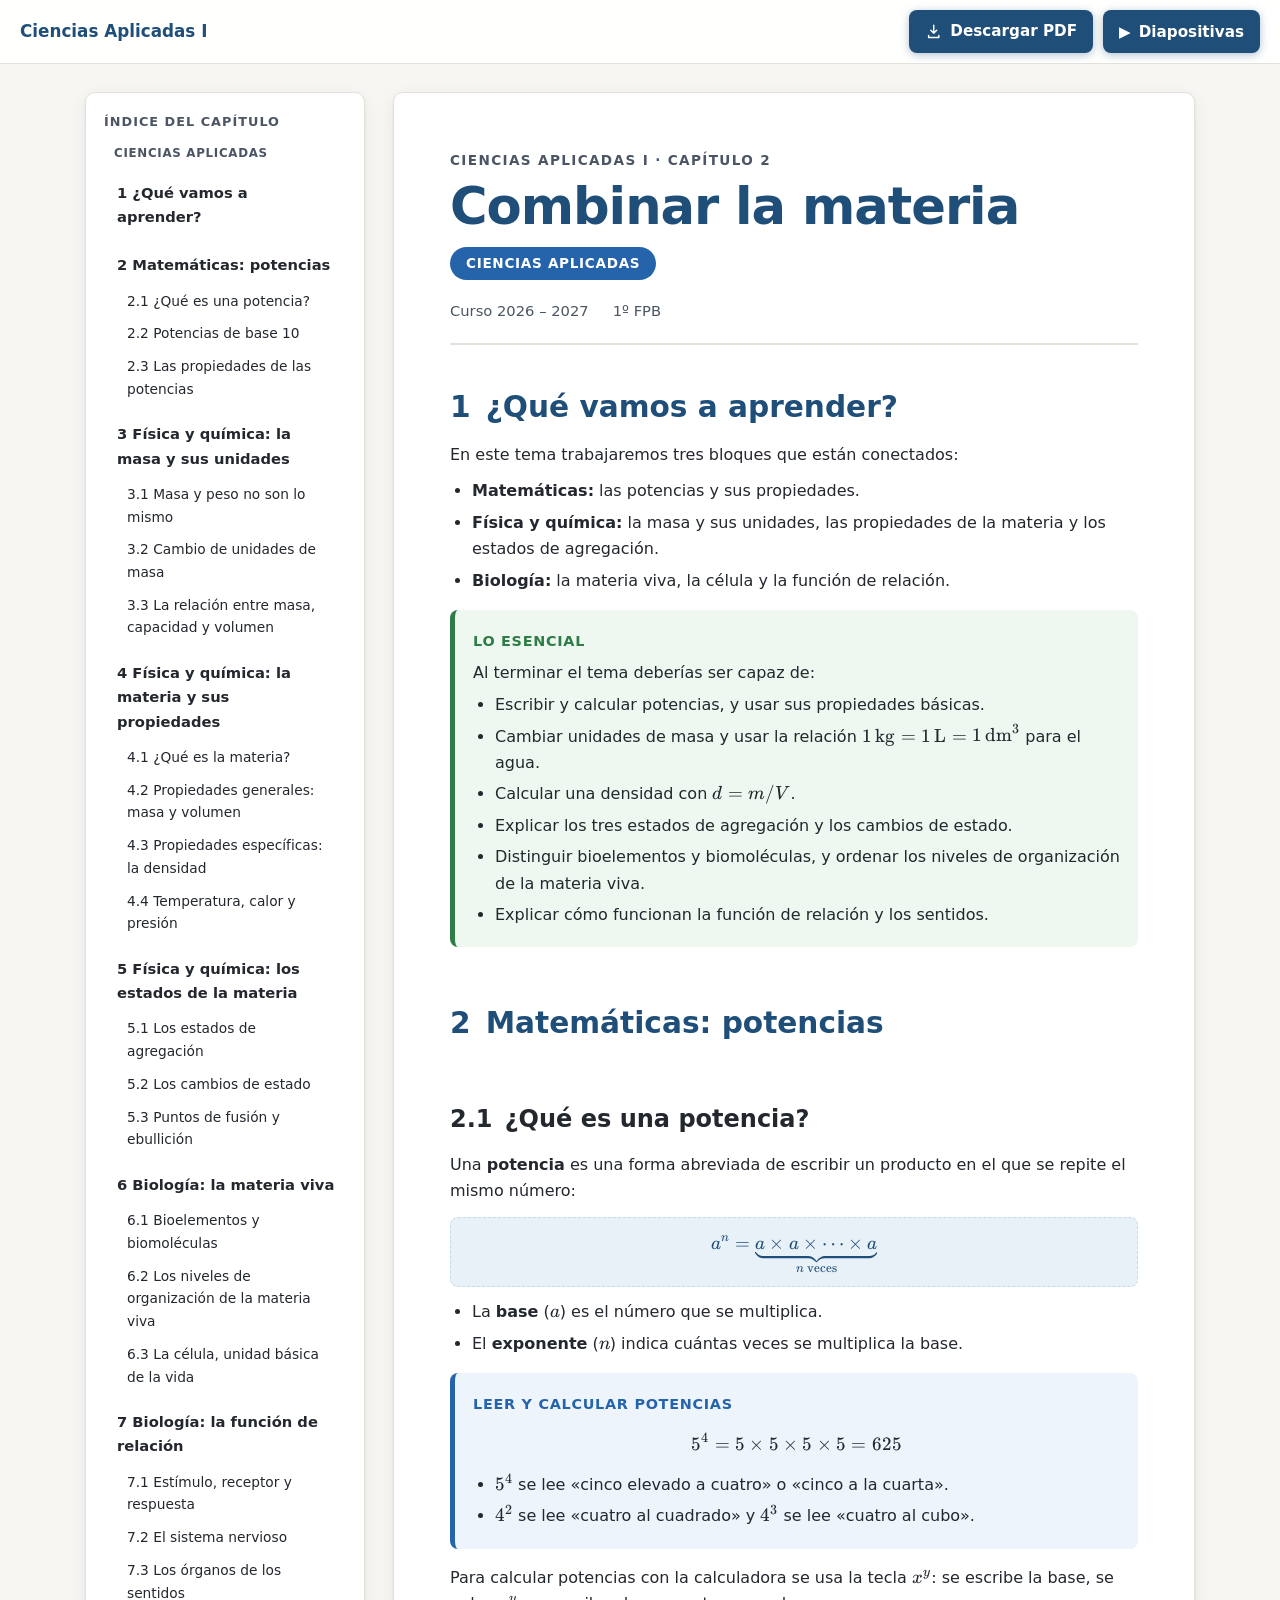
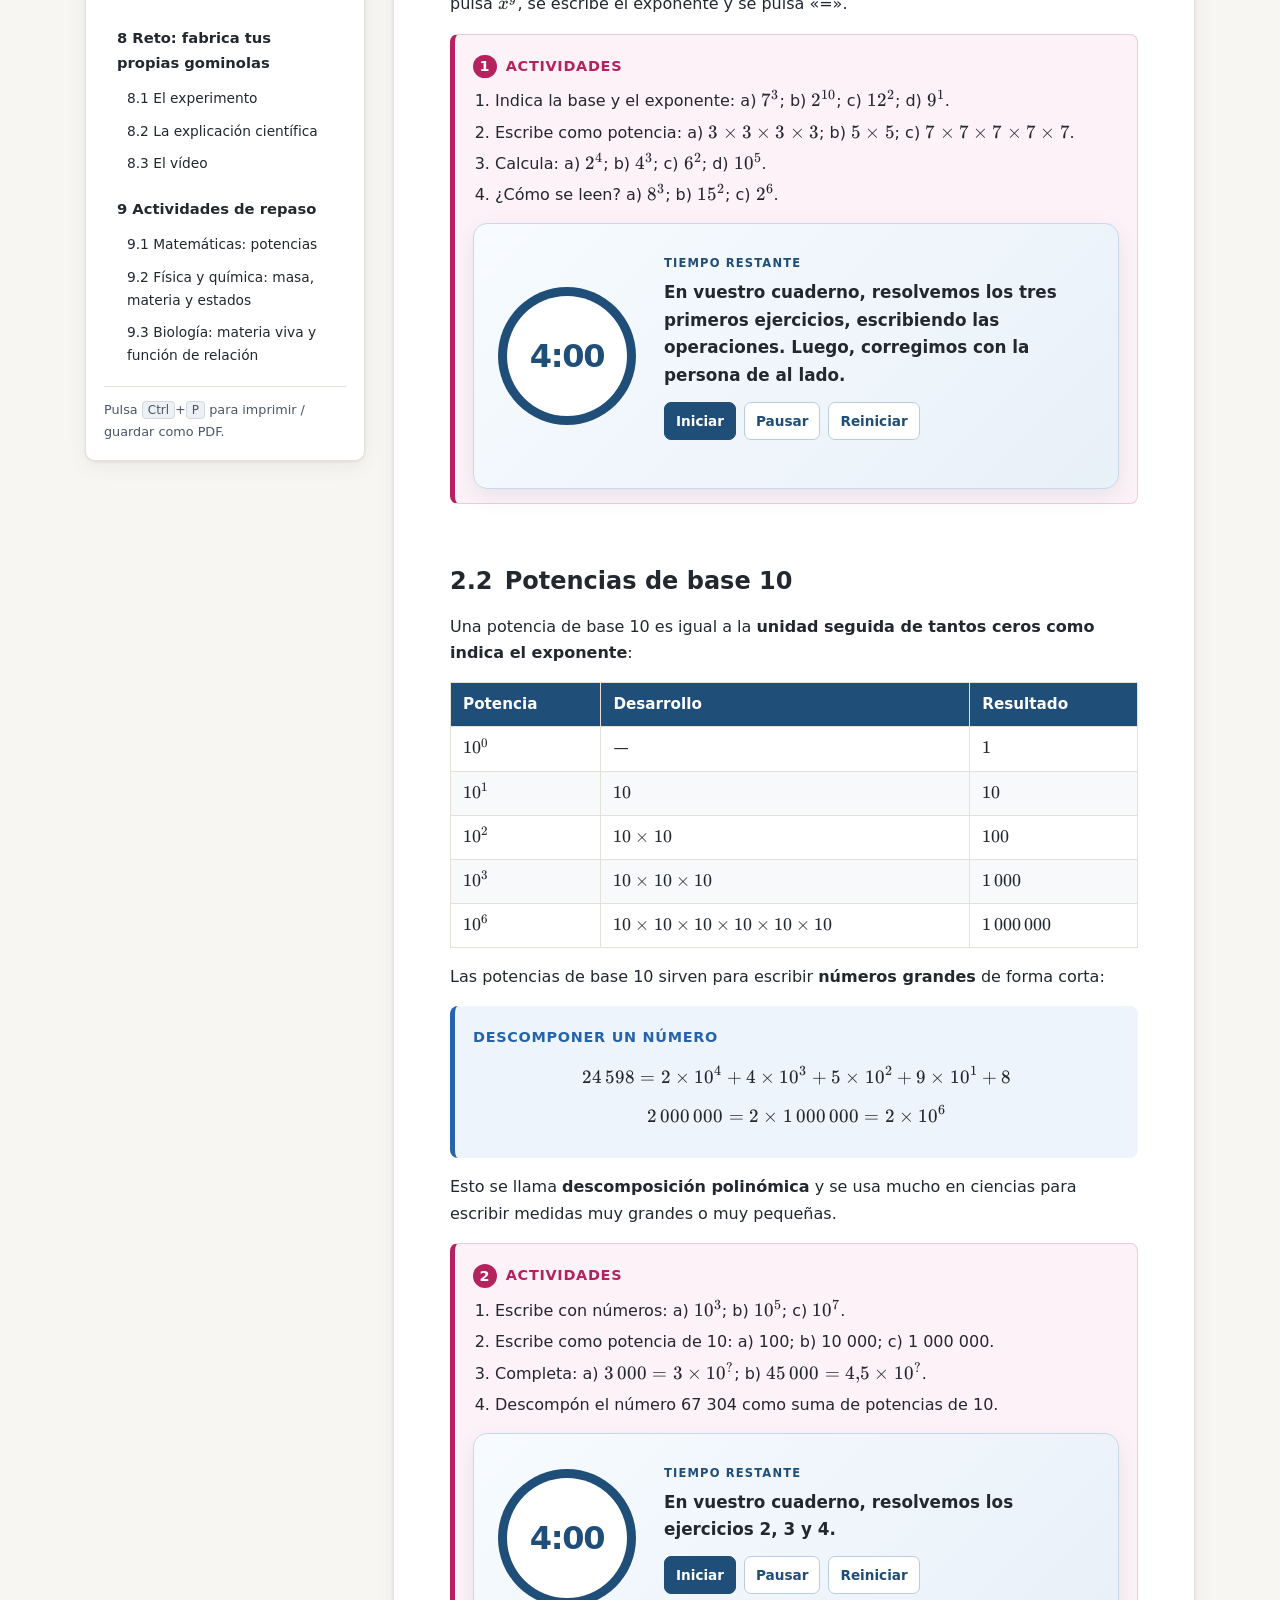
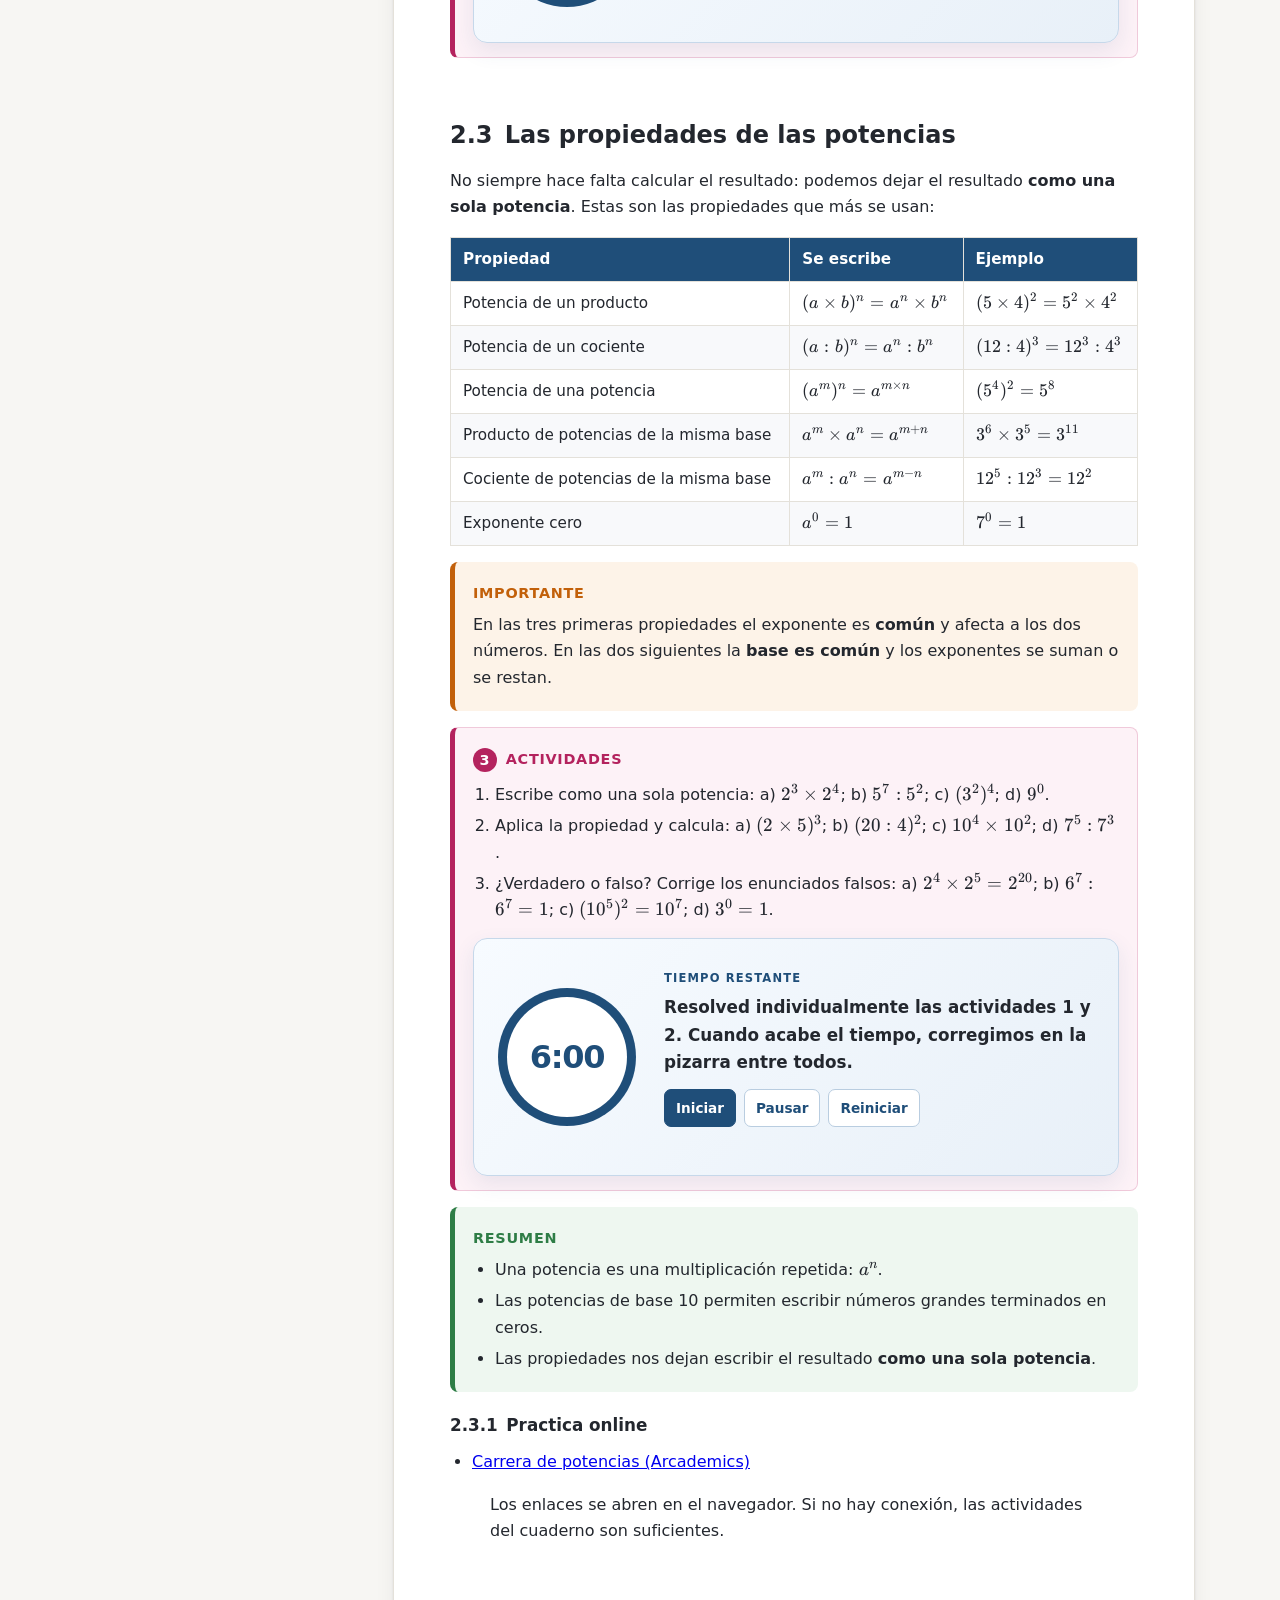
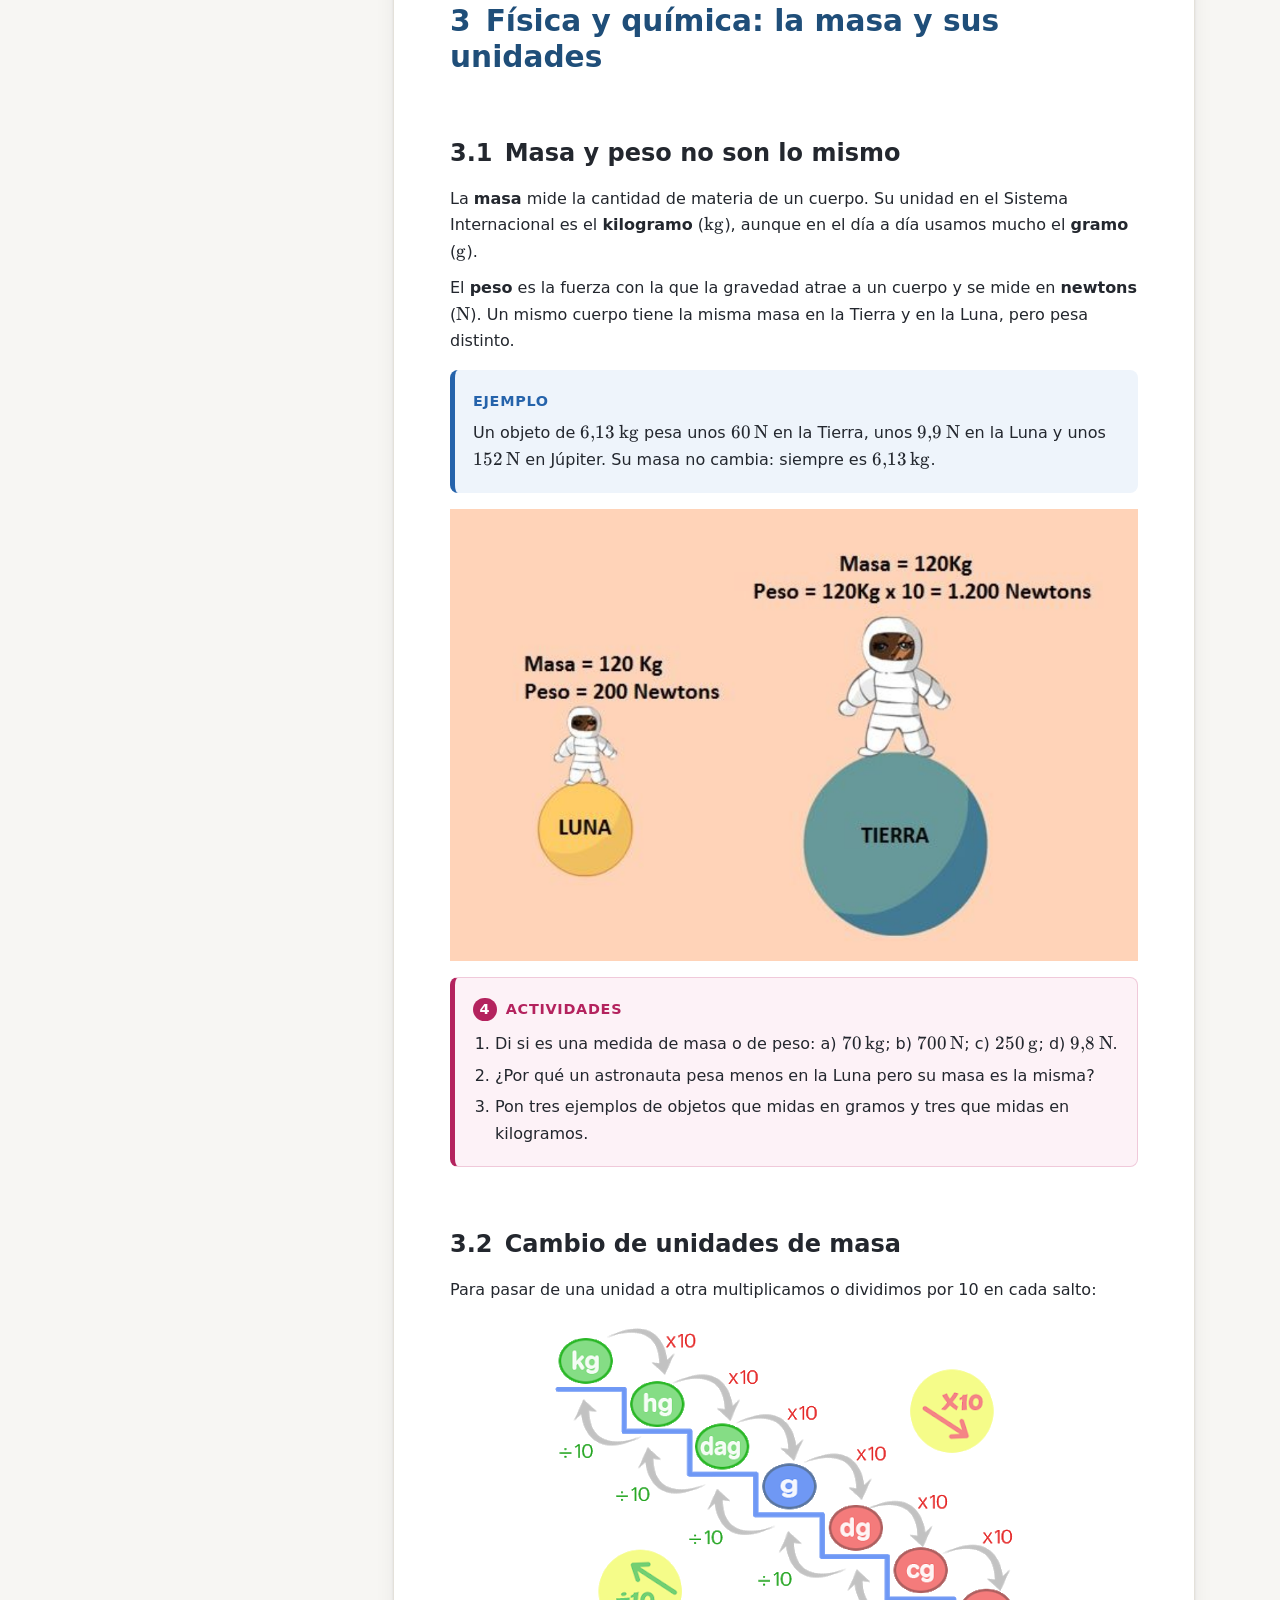
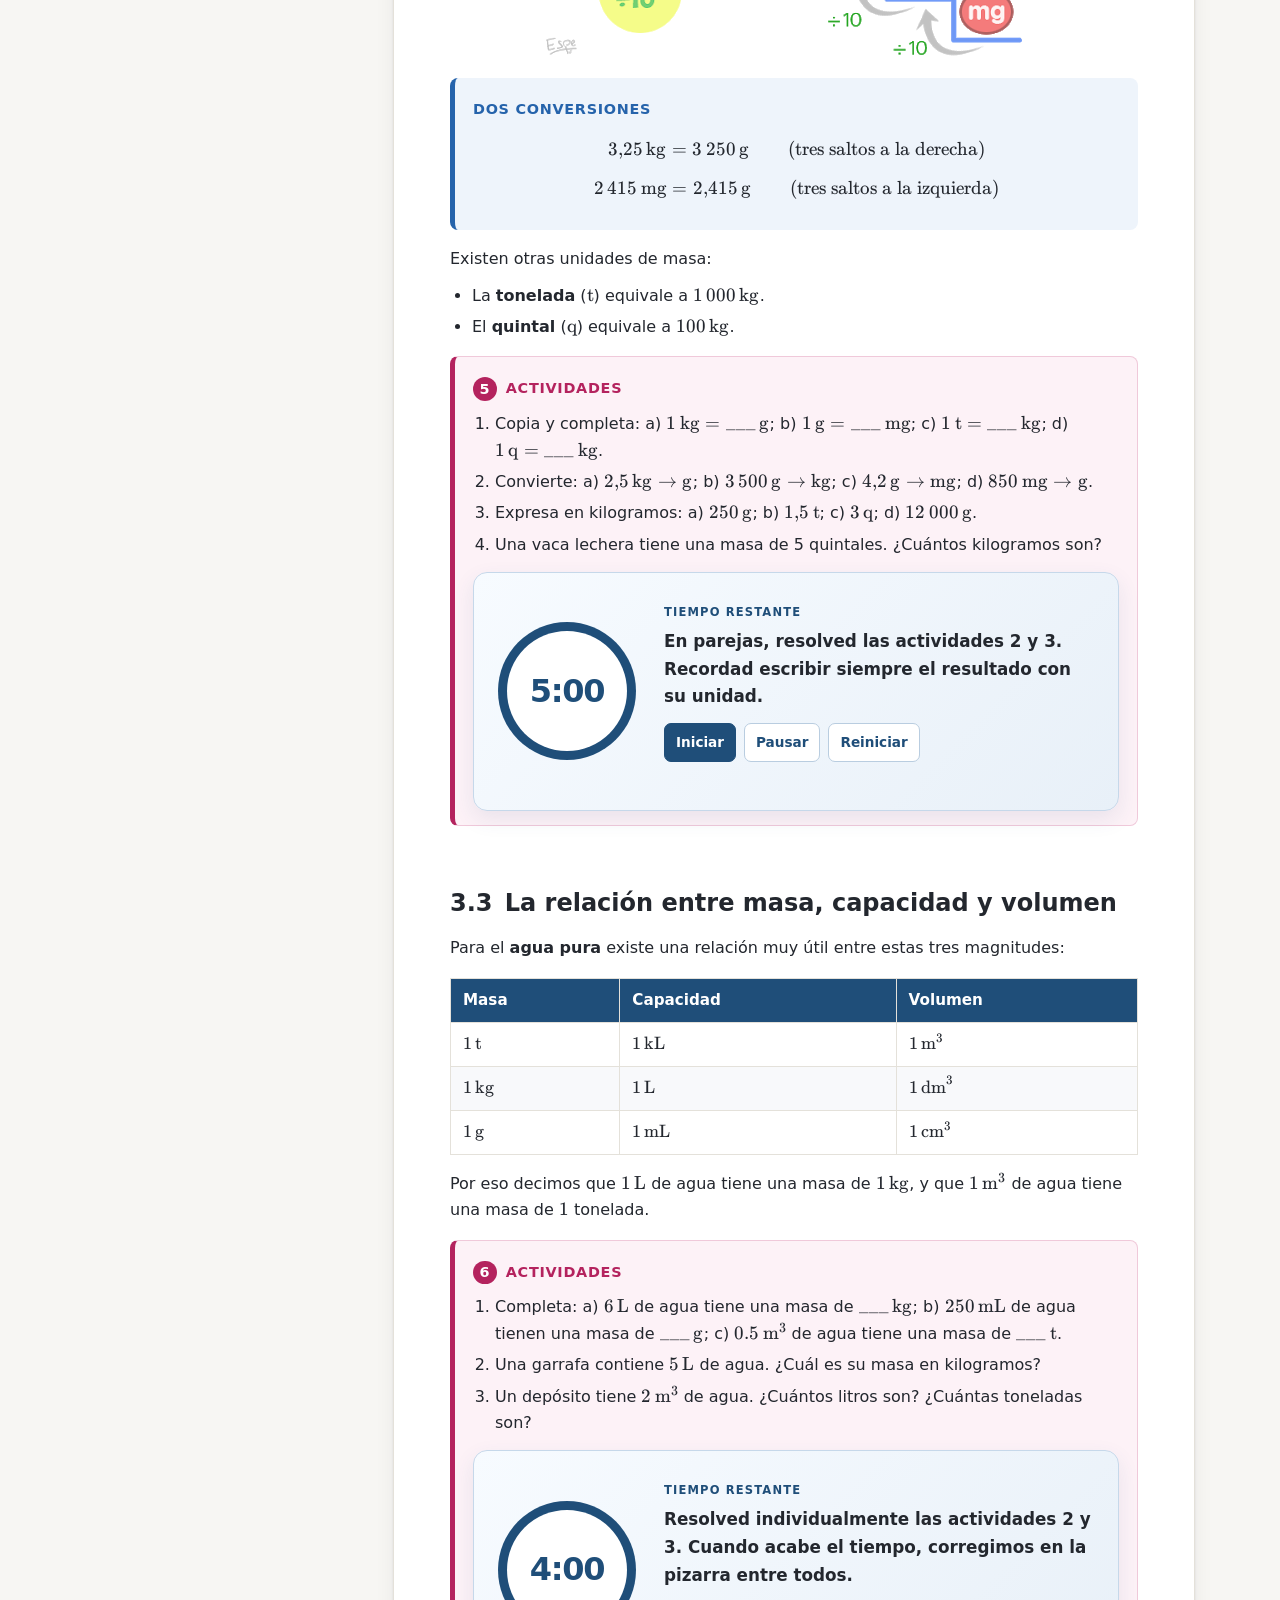
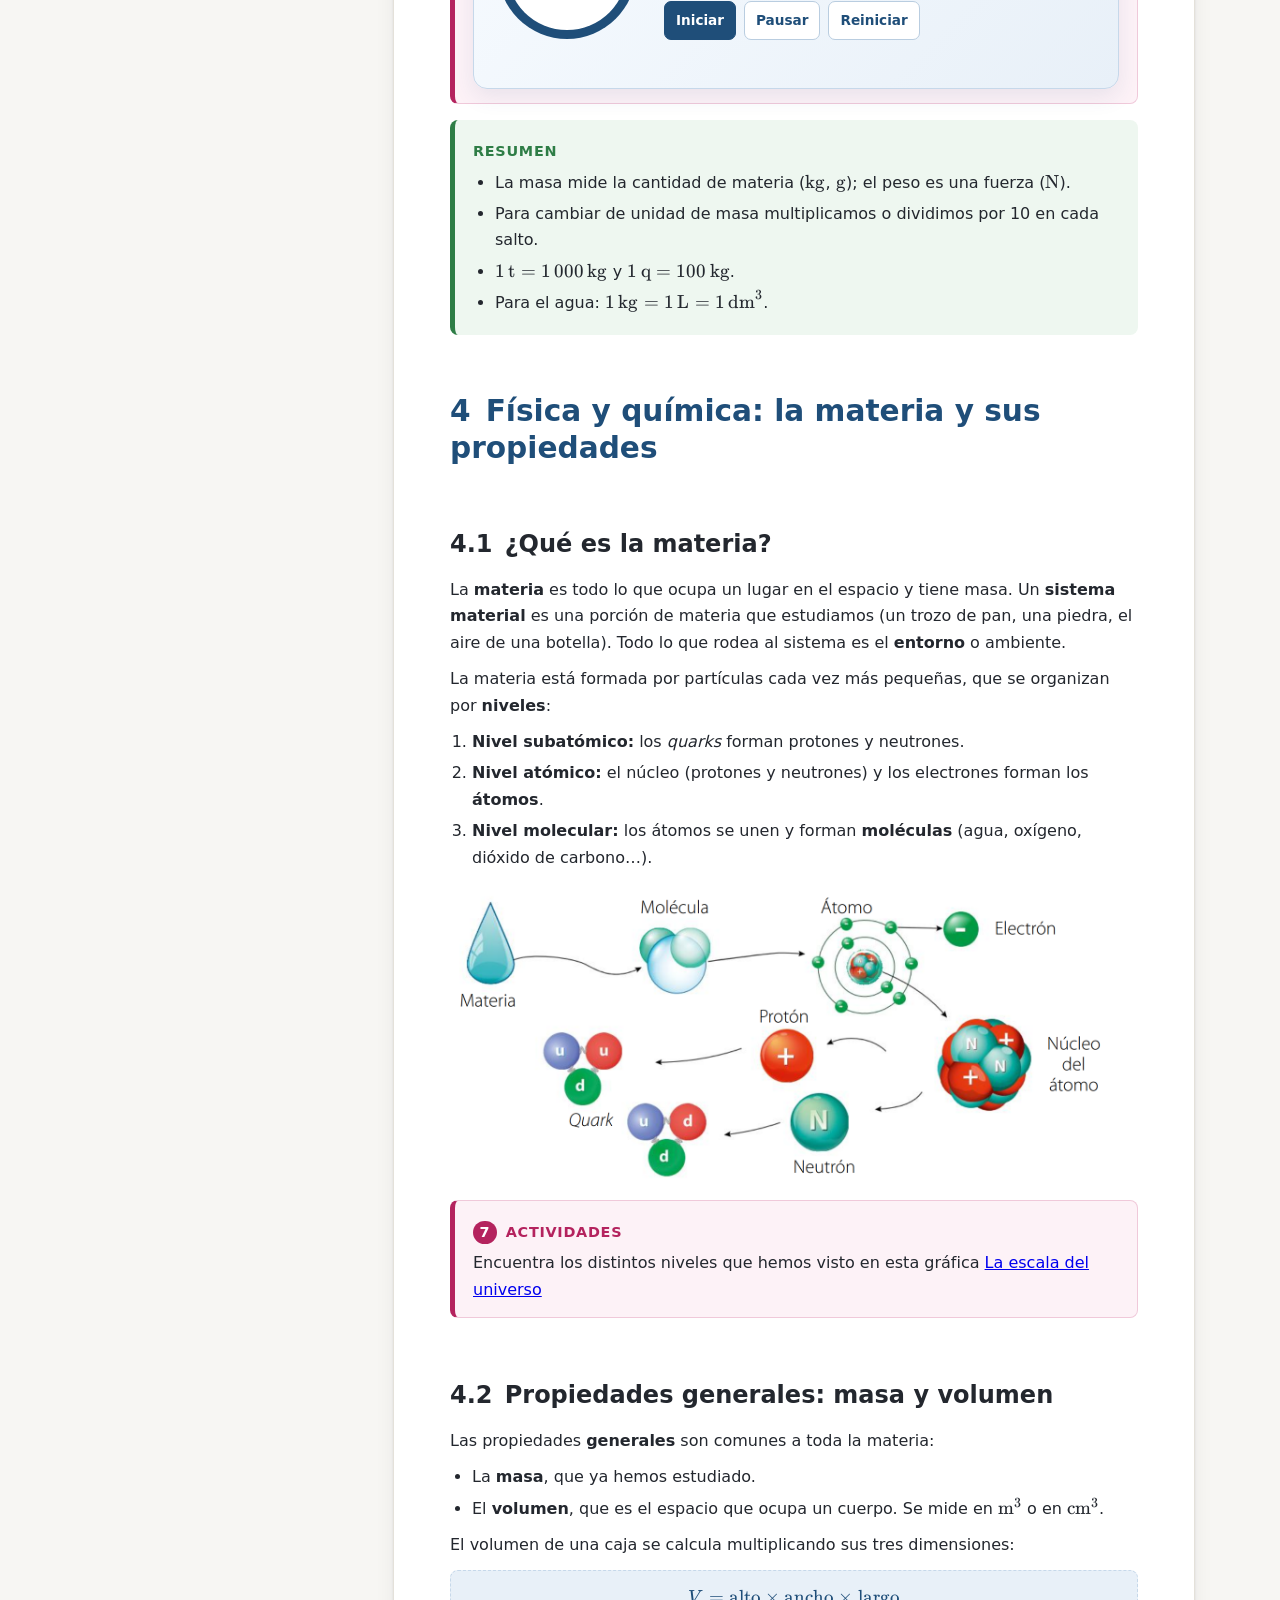
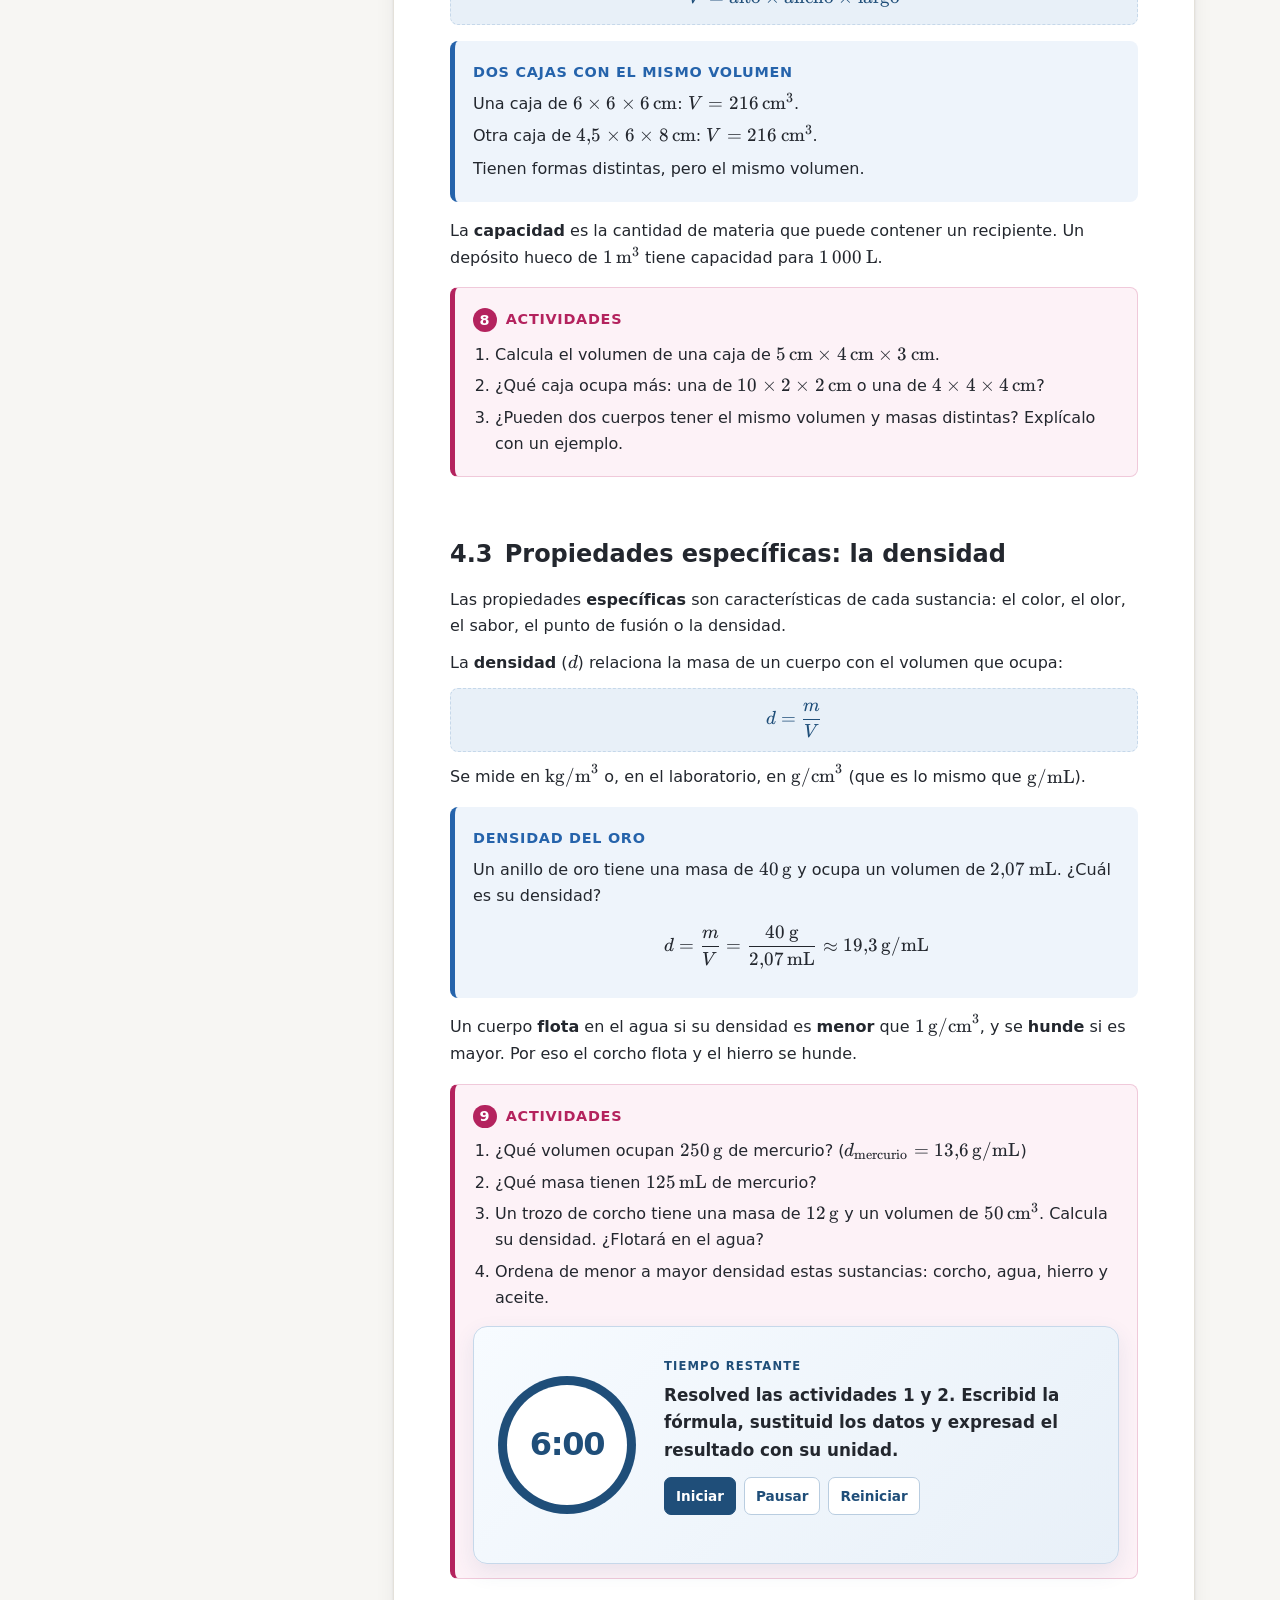
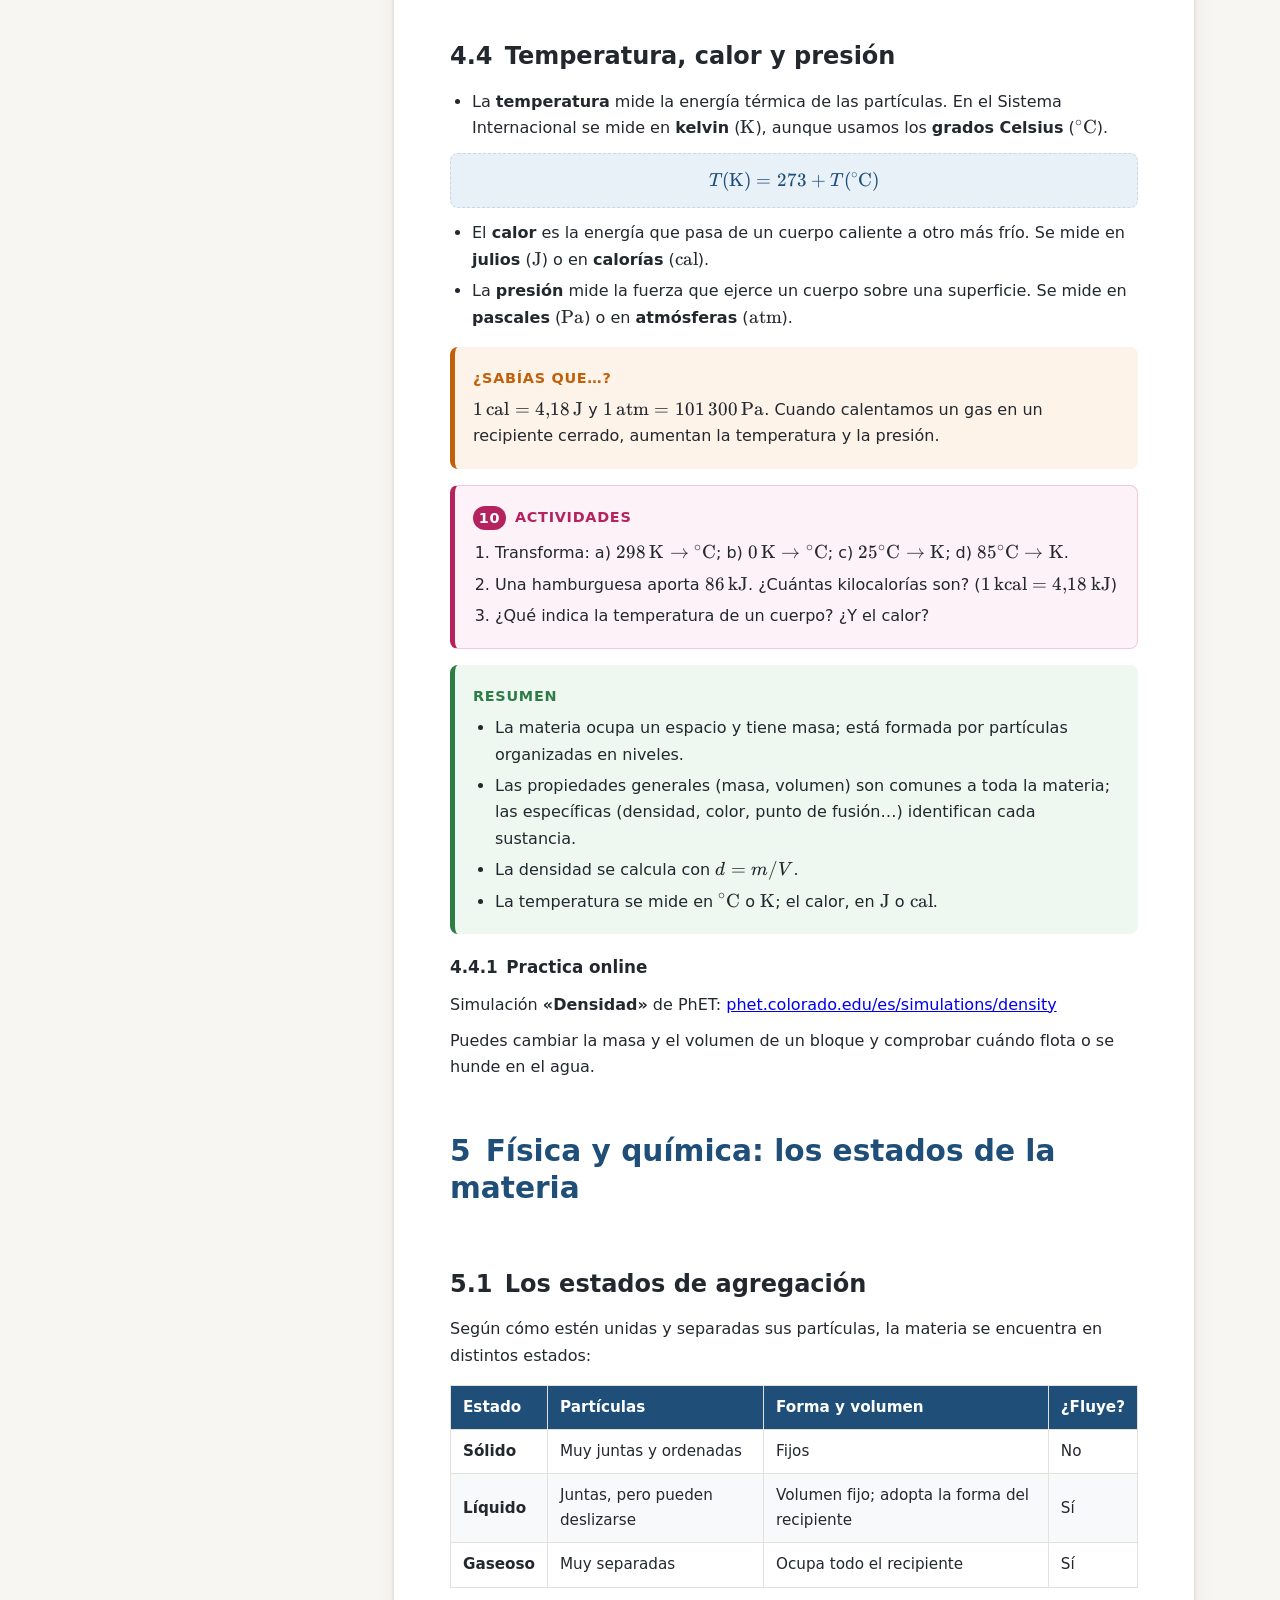
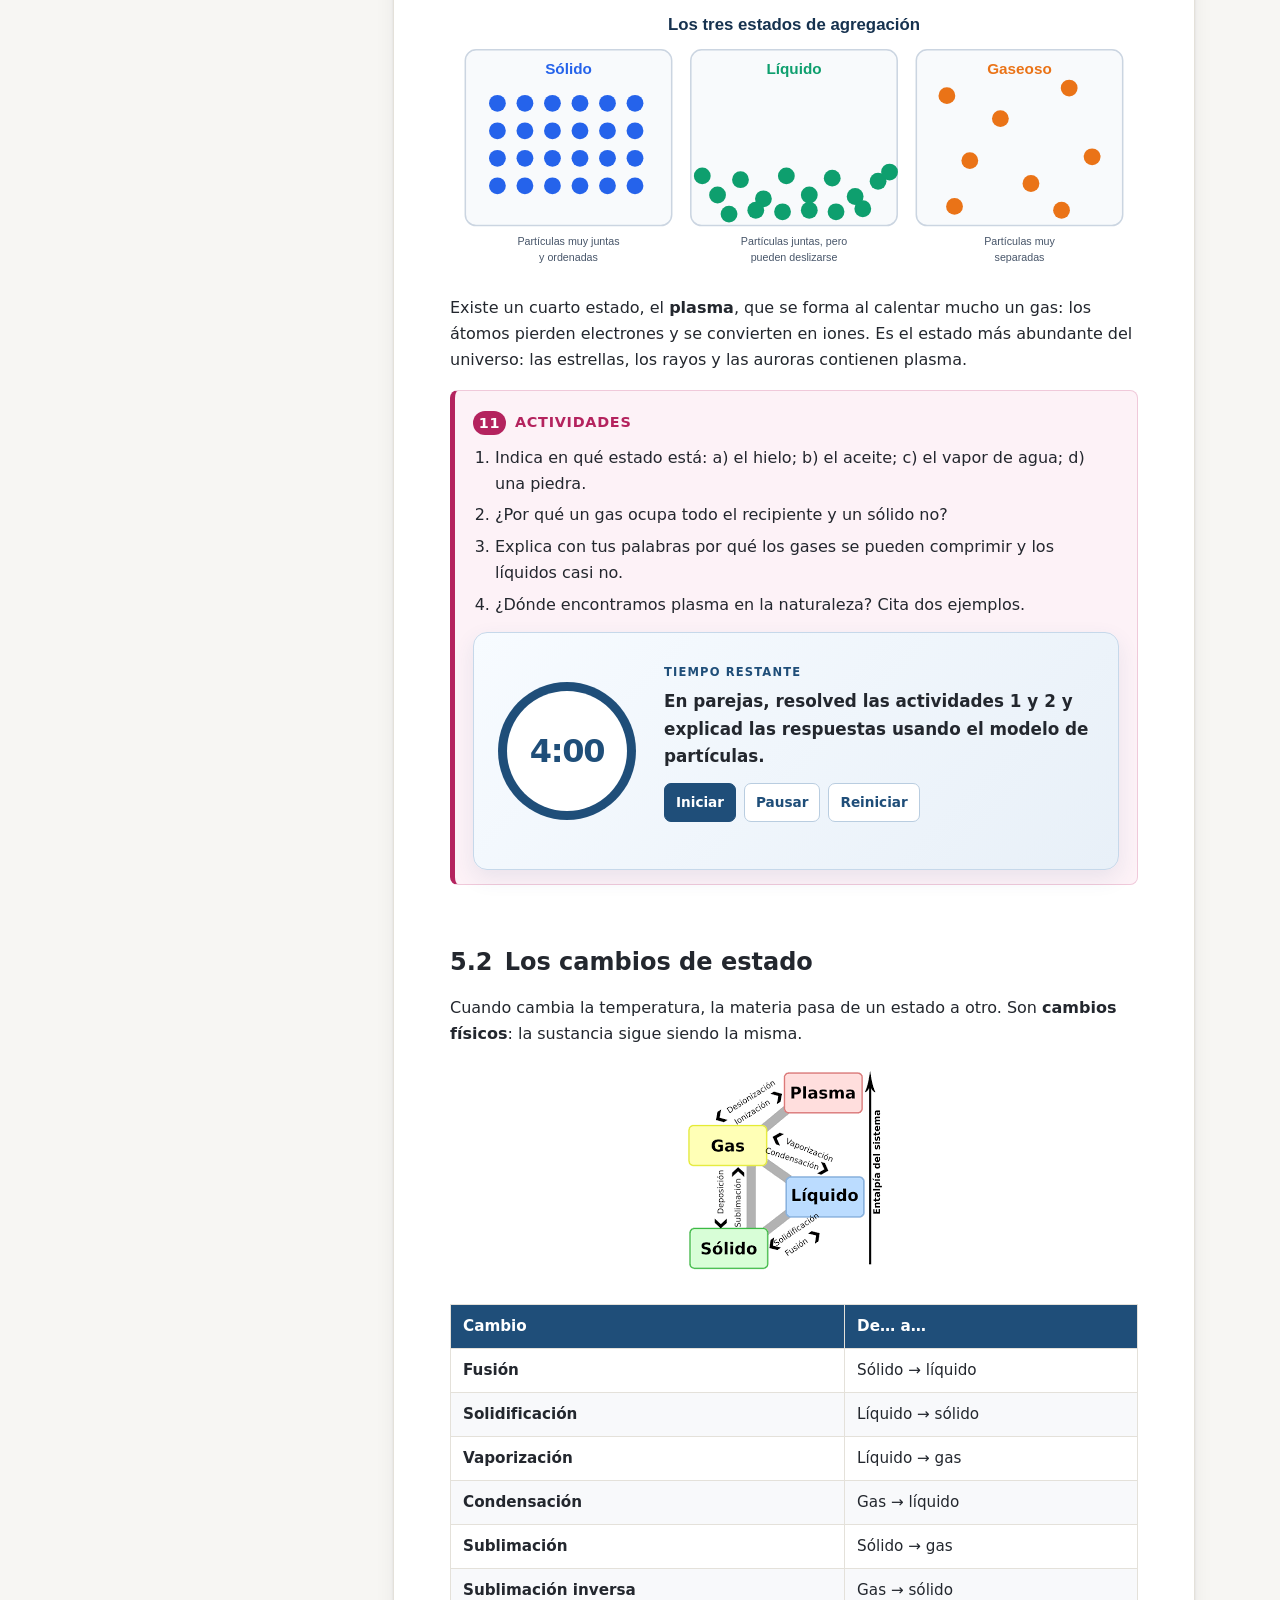
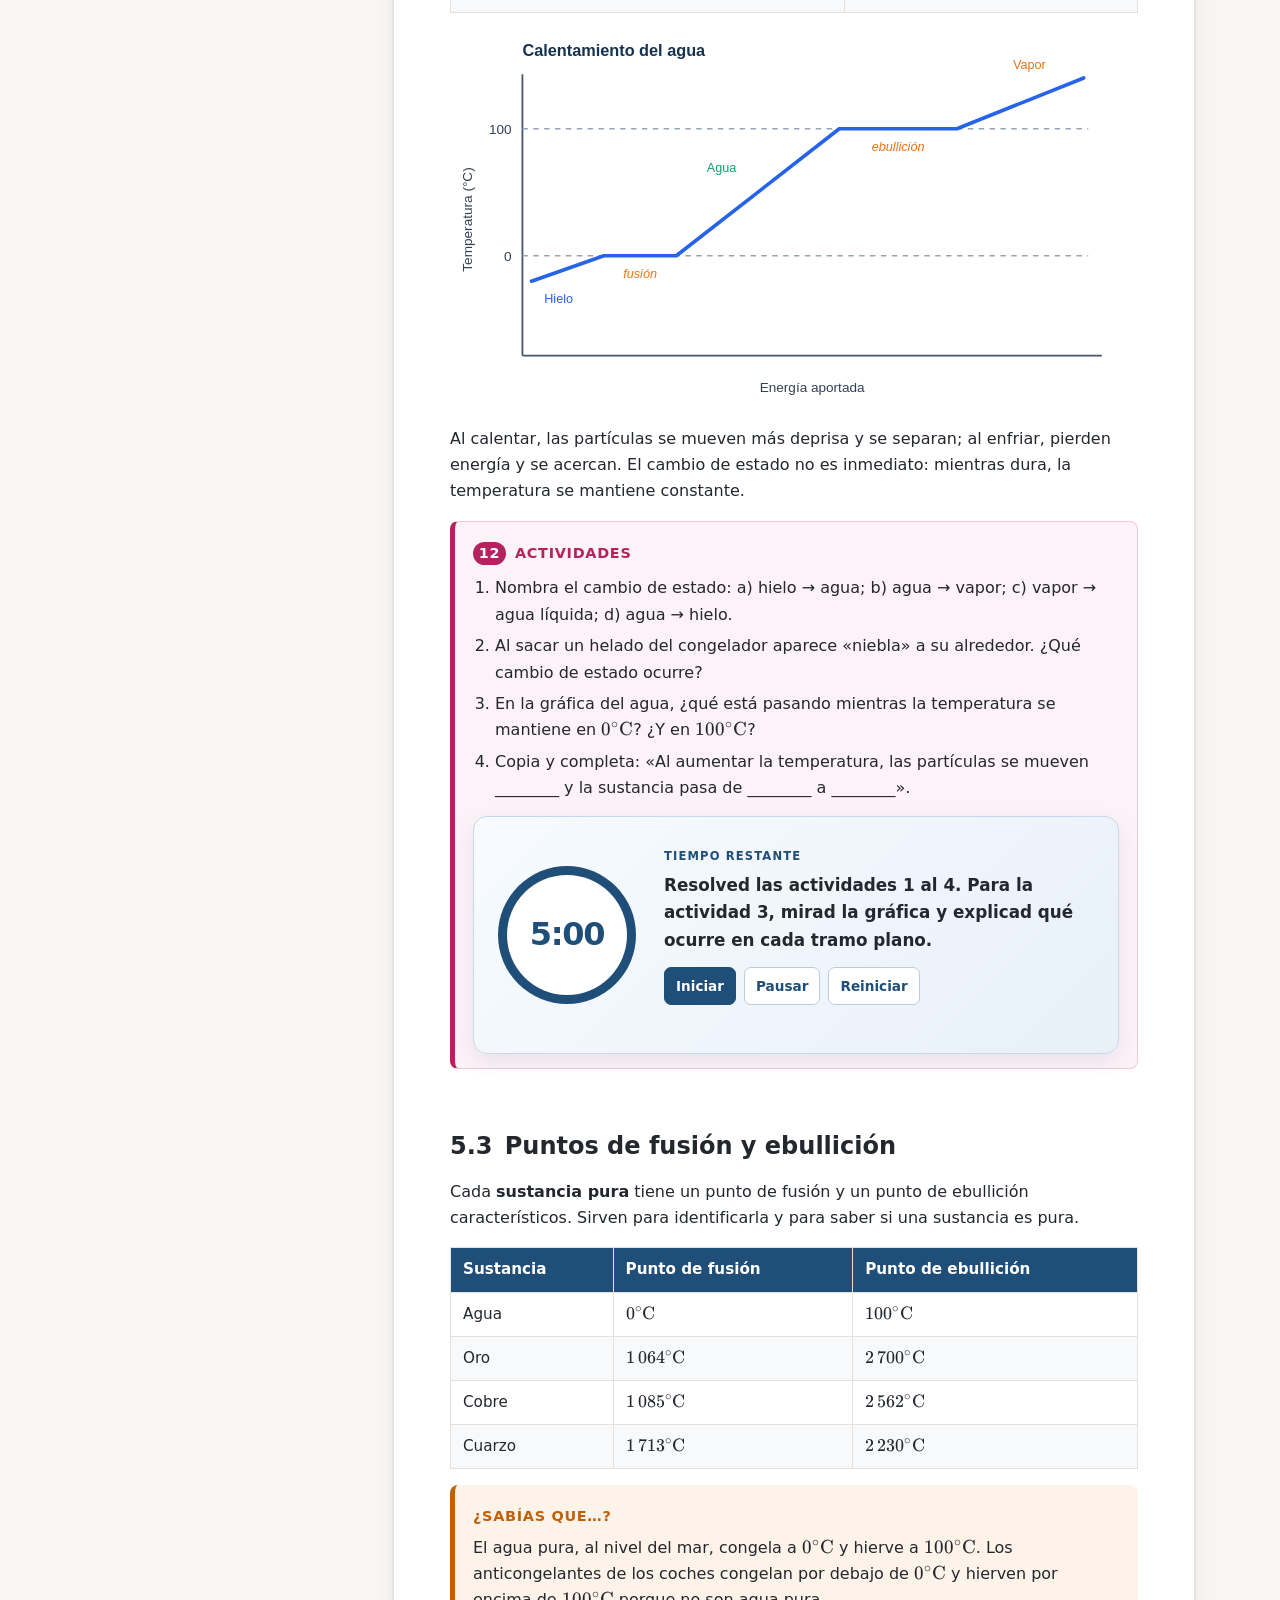
<file: capitulos/02-combinar-la-materia.html>
<!DOCTYPE html>
<html lang="es">
<head>
  <meta charset="UTF-8">
  <meta name="viewport" content="width=device-width, initial-scale=1.0">
  <title>Combinar la materia · Ciencias Aplicadas I</title>
  <meta name="description" content="Combinar la materia — Ciencias Aplicadas I">
  <link rel="stylesheet" href="../styles.css">
  <style>
@media print {
  @page {
    @top-left { content: "Ciencias Aplicadas I - 1º FPB"; }
    @top-right { content: "Colegio San Gabriel"; }
    @bottom-right { content: "Cap 2. Combinar la materia - " counter(page) "/" counter(pages); }
  }
}
</style>
  <!-- KaTeX se sirve localmente: el capítulo sigue funcionando sin Internet. -->
  <link rel="stylesheet" href="../lib/katex/katex.min.css">
</head>
<body>

  <!-- ======================= BARRA SUPERIOR ======================= -->
  <header class="topbar">
    <div class="topbar__title">
      <button class="btn btn--ghost topbar__menu" id="btn-menu" aria-label="Abrir índice">☰</button>
      <a class="topbar__brand" href="../index.html" title="Volver al índice general">Ciencias Aplicadas I</a>
    </div>
    <div class="topbar__actions">
      <a class="btn btn--primary" href="./02-combinar-la-materia.pdf" download title="Descargar el PDF ya maquetado"><svg class="btn__icon" aria-hidden="true" focusable="false" viewBox="0 0 24 24"><path d="M12 3v11m0 0 4-4m-4 4-4-4M5 17v3h14v-3" fill="none" stroke="currentColor" stroke-linecap="round" stroke-linejoin="round" stroke-width="2"/></svg><span class="btn__label">Descargar PDF</span></a>
      <button class="btn btn--primary" id="btn-slides" title="Ver el contenido como diapositivas">
        ▶ <span class="btn__label">Diapositivas</span>
      </button>
      <!-- Solo se muestra cuando editor-local.js sirve la página en 127.0.0.1. -->
      <a class="btn btn--outline" id="btn-editor" href="/editor" hidden title="Editar el Markdown en este ordenador">
        ✎ <span class="btn__label">Editar Markdown</span>
      </a>
    </div>
  </header>

  <div class="layout">

    <!-- ======================= ÍNDICE LATERAL ======================= -->
    <nav class="sidebar" id="sidebar" aria-label="Índice del capítulo">
      <p class="sidebar__title">Índice del capítulo</p>
      <ol class="toc" id="toc"><!-- se genera con JS --></ol>
      <p class="sidebar__hint">Pulsa <kbd>Ctrl</kbd>+<kbd>P</kbd> para imprimir / guardar como PDF.</p>
    </nav>

    <!-- ======================= CONTENIDO ======================= -->
    <main class="content" id="content">

      <header class="cover" id="portada">
  <span class="cover__number" aria-hidden="true">02</span>
  <div class="cover__body">
    <p class="cover__kicker">Ciencias Aplicadas I · Capítulo 2</p>
    <h1 class="cover__title">Combinar la materia</h1>
    <p class="cover__subtitle"><span class="tag tag--mat">Ciencias aplicadas</span></p>
    <div class="cover__meta"><span>Curso 2026 – 2027</span><span>1º FPB</span></div>
  </div>
</header>

      <section class="slide" id="seccion-1" data-materia="ciencias" data-seccion="¿Qué vamos a aprender?" data-seccion-numero="1" data-numero="1" data-nivel="2">
  <h2><span class="heading__number">1</span> ¿Qué vamos a aprender?</h2>
<p>En este tema trabajaremos tres bloques que están conectados:</p>
<ul>
<li><strong>Matemáticas:</strong> las potencias y sus propiedades.</li>
<li><strong>Física y química:</strong> la masa y sus unidades, las propiedades de la materia y los estados de agregación.</li>
<li><strong>Biología:</strong> la materia viva, la célula y la función de relación.</li>
</ul>

<div class="box box--resumen">
<p class="box__title">Lo esencial</p>
<p>Al terminar el tema deberías ser capaz de:</p>
<ul>
<li>Escribir y calcular potencias, y usar sus propiedades básicas.</li>
<li>Cambiar unidades de masa y usar la relación $1\,\mathrm{kg} = 1\,\mathrm{L} = 1\,\mathrm{dm}^3$ para el agua.</li>
<li>Calcular una densidad con $d = m/V$.</li>
<li>Explicar los tres estados de agregación y los cambios de estado.</li>
<li>Distinguir bioelementos y biomoléculas, y ordenar los niveles de organización de la materia viva.</li>
<li>Explicar cómo funcionan la función de relación y los sentidos.</li>
</ul>

</div>
</section>
<section class="slide slide--seccion slide--seccion--titulo-necesario" id="seccion-2" data-materia="ciencias" data-seccion="Matemáticas: potencias" data-seccion-numero="2" data-numero="2" data-nivel="2">
  <h2><span class="heading__number">2</span> Matemáticas: potencias</h2>
  <ul class="slide__indice-seccion">
    <li><span class="heading__number">2.1</span> ¿Qué es una potencia?</li>
    <li><span class="heading__number">2.2</span> Potencias de base 10</li>
    <li><span class="heading__number">2.3</span> Las propiedades de las potencias</li>
  </ul>

</section>
<section class="slide" id="seccion-3" data-materia="ciencias" data-seccion="Matemáticas: potencias" data-seccion-numero="2" data-numero="2.1" data-nivel="3">
  <h3><span class="heading__number">2.1</span> ¿Qué es una potencia?</h3>
<p>Una <strong>potencia</strong> es una forma abreviada de escribir un producto en el que se repite el mismo número:</p>

<div class="math formula">
$$a^n = \underbrace{a \times a \times \cdots \times a}_{n\ \text{veces}}$$
</div>
<ul>
<li>La <strong>base</strong> ($a$) es el número que se multiplica.</li>
<li>El <strong>exponente</strong> ($n$) indica cuántas veces se multiplica la base.</li>
</ul>

<div class="box box--example">
<p class="box__title">Leer y calcular potencias</p>
<p>$$5^4 = 5 \times 5 \times 5 \times 5 = 625$$</p>
<ul>
<li>$5^4$ se lee «cinco elevado a cuatro» o «cinco a la cuarta».</li>
<li>$4^2$ se lee «cuatro al cuadrado» y $4^3$ se lee «cuatro al cubo».</li>
</ul>

</div>
<p>Para calcular potencias con la calculadora se usa la tecla $x^y$: se escribe la base, se pulsa $x^y$, se escribe el exponente y se pulsa «=».</p>

<div class="box box--actividades" data-actividad="1" aria-label="Actividades 1">
  <p class="box__title box__title--actividades"><span class="box__numero" aria-hidden="true">1</span><span>Actividades</span></p>
<ol>
<li>Indica la base y el exponente: a) $7^3$; b) $2^{10}$; c) $12^2$; d) $9^1$.</li>
<li>Escribe como potencia: a) $3 \times 3 \times 3 \times 3$; b) $5 \times 5$; c) $7 \times 7 \times 7 \times 7 \times 7$.</li>
<li>Calcula: a) $2^4$; b) $4^3$; c) $6^2$; d) $10^5$.</li>
<li>¿Cómo se leen? a) $8^3$; b) $15^2$; c) $2^6$.</li>
</ol>

<div class="timer" data-timer-seconds="240" data-timer-duration="4:00" role="group" aria-label="Temporizador de 4:00">
  <div class="timer__dial" aria-hidden="true"><span class="timer__display">4:00</span></div>
  <div class="timer__body">
    <p class="timer__eyebrow">Tiempo restante</p>
    <div class="timer__label">En vuestro cuaderno, resolvemos los tres primeros ejercicios, escribiendo las operaciones. Luego, corregimos con la persona de al lado.</div>
    <div class="timer__controls">
      <button class="timer__button timer__button--start" type="button" data-timer-action="start">Iniciar</button>
      <button class="timer__button" type="button" data-timer-action="pause">Pausar</button>
      <button class="timer__button timer__button--reset" type="button" data-timer-action="reset">Reiniciar</button>
    </div>
    <output class="timer__announcement" aria-live="polite"></output>
  </div>
</div>
</div>
</section>
<section class="slide" id="seccion-4" data-materia="ciencias" data-seccion="Matemáticas: potencias" data-seccion-numero="2" data-numero="2.2" data-nivel="3">
  <h3><span class="heading__number">2.2</span> Potencias de base 10</h3>
<p>Una potencia de base 10 es igual a la <strong>unidad seguida de tantos ceros como indica el exponente</strong>:</p>
<table>
<thead>
<tr>
<th>Potencia</th>
<th>Desarrollo</th>
<th>Resultado</th>
</tr>
</thead>
<tbody><tr>
<td>$10^0$</td>
<td>—</td>
<td>$1$</td>
</tr>
<tr>
<td>$10^1$</td>
<td>$10$</td>
<td>$10$</td>
</tr>
<tr>
<td>$10^2$</td>
<td>$10 \times 10$</td>
<td>$100$</td>
</tr>
<tr>
<td>$10^3$</td>
<td>$10 \times 10 \times 10$</td>
<td>$1\,000$</td>
</tr>
<tr>
<td>$10^6$</td>
<td>$10 \times 10 \times 10 \times 10 \times 10 \times 10$</td>
<td>$1\,000\,000$</td>
</tr>
</tbody></table>
<p>Las potencias de base 10 sirven para escribir <strong>números grandes</strong> de forma corta:</p>

<div class="box box--example">
<p class="box__title">Descomponer un número</p>
<p>$$24\,598 = 2 \times 10^4 + 4 \times 10^3 + 5 \times 10^2 + 9 \times 10^1 + 8$$</p>
<p>$$2\,000\,000 = 2 \times 1\,000\,000 = 2 \times 10^6$$</p>

</div>
<p>Esto se llama <strong>descomposición polinómica</strong> y se usa mucho en ciencias para escribir medidas muy grandes o muy pequeñas.</p>

<div class="box box--actividades" data-actividad="2" aria-label="Actividades 2">
  <p class="box__title box__title--actividades"><span class="box__numero" aria-hidden="true">2</span><span>Actividades</span></p>
<ol>
<li>Escribe con números: a) $10^3$; b) $10^5$; c) $10^7$.</li>
<li>Escribe como potencia de 10: a) 100; b) 10 000; c) 1 000 000.</li>
<li>Completa: a) $3\,000 = 3 \times 10^{?}$; b) $45\,000 = 4{,}5 \times 10^{?}$.</li>
<li>Descompón el número 67 304 como suma de potencias de 10.</li>
</ol>

<div class="timer" data-timer-seconds="240" data-timer-duration="4:00" role="group" aria-label="Temporizador de 4:00">
  <div class="timer__dial" aria-hidden="true"><span class="timer__display">4:00</span></div>
  <div class="timer__body">
    <p class="timer__eyebrow">Tiempo restante</p>
    <div class="timer__label">En vuestro cuaderno, resolvemos los ejercicios 2, 3 y 4.</div>
    <div class="timer__controls">
      <button class="timer__button timer__button--start" type="button" data-timer-action="start">Iniciar</button>
      <button class="timer__button" type="button" data-timer-action="pause">Pausar</button>
      <button class="timer__button timer__button--reset" type="button" data-timer-action="reset">Reiniciar</button>
    </div>
    <output class="timer__announcement" aria-live="polite"></output>
  </div>
</div>
</div>
</section>
<section class="slide" id="seccion-5" data-materia="ciencias" data-seccion="Matemáticas: potencias" data-seccion-numero="2" data-numero="2.3" data-nivel="3">
  <h3><span class="heading__number">2.3</span> Las propiedades de las potencias</h3>
<p>No siempre hace falta calcular el resultado: podemos dejar el resultado <strong>como una sola potencia</strong>. Estas son las propiedades que más se usan:</p>
<table>
<thead>
<tr>
<th>Propiedad</th>
<th>Se escribe</th>
<th>Ejemplo</th>
</tr>
</thead>
<tbody><tr>
<td>Potencia de un producto</td>
<td>$(a \times b)^n = a^n \times b^n$</td>
<td>$(5 \times 4)^2 = 5^2 \times 4^2$</td>
</tr>
<tr>
<td>Potencia de un cociente</td>
<td>$(a : b)^n = a^n : b^n$</td>
<td>$(12 : 4)^3 = 12^3 : 4^3$</td>
</tr>
<tr>
<td>Potencia de una potencia</td>
<td>$(a^m)^n = a^{m \times n}$</td>
<td>$(5^4)^2 = 5^8$</td>
</tr>
<tr>
<td>Producto de potencias de la misma base</td>
<td>$a^m \times a^n = a^{m+n}$</td>
<td>$3^6 \times 3^5 = 3^{11}$</td>
</tr>
<tr>
<td>Cociente de potencias de la misma base</td>
<td>$a^m : a^n = a^{m-n}$</td>
<td>$12^5 : 12^3 = 12^2$</td>
</tr>
<tr>
<td>Exponente cero</td>
<td>$a^0 = 1$</td>
<td>$7^0 = 1$</td>
</tr>
</tbody></table>

<div class="box box--dato">
<p class="box__title">Importante</p>
<p>En las tres primeras propiedades el exponente es <strong>común</strong> y afecta a los dos números. En las dos siguientes la <strong>base es común</strong> y los exponentes se suman o se restan.</p>

</div>
<div class="box box--actividades" data-actividad="3" aria-label="Actividades 3">
  <p class="box__title box__title--actividades"><span class="box__numero" aria-hidden="true">3</span><span>Actividades</span></p>
<ol>
<li>Escribe como una sola potencia: a) $2^3 \times 2^4$; b) $5^7 : 5^2$; c) $(3^2)^4$; d) $9^0$.</li>
<li>Aplica la propiedad y calcula: a) $(2 \times 5)^3$; b) $(20 : 4)^2$; c) $10^4 \times 10^2$; d) $7^5 : 7^3$.</li>
<li>¿Verdadero o falso? Corrige los enunciados falsos: a) $2^4 \times 2^5 = 2^{20}$; b) $6^7 : 6^7 = 1$; c) $(10^5)^2 = 10^7$; d) $3^0 = 1$.</li>
</ol>

<div class="timer" data-timer-seconds="360" data-timer-duration="6:00" role="group" aria-label="Temporizador de 6:00">
  <div class="timer__dial" aria-hidden="true"><span class="timer__display">6:00</span></div>
  <div class="timer__body">
    <p class="timer__eyebrow">Tiempo restante</p>
    <div class="timer__label">Resolved individualmente las actividades 1 y 2. Cuando acabe el tiempo, corregimos en la pizarra entre todos.</div>
    <div class="timer__controls">
      <button class="timer__button timer__button--start" type="button" data-timer-action="start">Iniciar</button>
      <button class="timer__button" type="button" data-timer-action="pause">Pausar</button>
      <button class="timer__button timer__button--reset" type="button" data-timer-action="reset">Reiniciar</button>
    </div>
    <output class="timer__announcement" aria-live="polite"></output>
  </div>
</div>
</div>
<div class="box box--resumen">
<p class="box__title">Resumen</p>
<ul>
<li>Una potencia es una multiplicación repetida: $a^n$.</li>
<li>Las potencias de base 10 permiten escribir números grandes terminados en ceros.</li>
<li>Las propiedades nos dejan escribir el resultado <strong>como una sola potencia</strong>.</li>
</ul>

</div>
<h4><span class="heading__number">2.3.1</span> Practica online</h4>
<ul>
<li><a href="https://www.cokitos.com/ecuaciones-con-potencias/play/" target="_blank" rel="noopener">Carrera de potencias (Arcademics)</a></li>
</ul>
<blockquote>
<p>Los enlaces se abren en el navegador. Si no hay conexión, las actividades del cuaderno son suficientes.</p>
</blockquote>

</section>
<section class="slide slide--seccion slide--seccion--titulo-necesario" id="seccion-6" data-materia="ciencias" data-seccion="Física y química: la masa y sus unidades" data-seccion-numero="3" data-numero="3" data-nivel="2">
  <h2><span class="heading__number">3</span> Física y química: la masa y sus unidades</h2>
  <ul class="slide__indice-seccion">
    <li><span class="heading__number">3.1</span> Masa y peso no son lo mismo</li>
    <li><span class="heading__number">3.2</span> Cambio de unidades de masa</li>
    <li><span class="heading__number">3.3</span> La relación entre masa, capacidad y volumen</li>
  </ul>

</section>
<section class="slide" id="seccion-7" data-materia="ciencias" data-seccion="Física y química: la masa y sus unidades" data-seccion-numero="3" data-numero="3.1" data-nivel="3">
  <h3><span class="heading__number">3.1</span> Masa y peso no son lo mismo</h3>
<p>La <strong>masa</strong> mide la cantidad de materia de un cuerpo. Su unidad en el Sistema Internacional es el <strong>kilogramo</strong> ($\mathrm{kg}$), aunque en el día a día usamos mucho el <strong>gramo</strong> ($\mathrm{g}$).</p>
<p>El <strong>peso</strong> es la fuerza con la que la gravedad atrae a un cuerpo y se mide en <strong>newtons</strong> ($\mathrm{N}$). Un mismo cuerpo tiene la misma masa en la Tierra y en la Luna, pero pesa distinto.</p>

<div class="box box--example">
<p class="box__title">Ejemplo</p>
<p>Un objeto de $6{,}13\,\mathrm{kg}$ pesa unos $60\,\mathrm{N}$ en la Tierra, unos $9{,}9\,\mathrm{N}$ en la Luna y unos $152\,\mathrm{N}$ en Júpiter. Su masa no cambia: siempre es $6{,}13\,\mathrm{kg}$.</p>

</div>
<p><img src="masa_peso.png" alt="image"></p>

<div class="box box--actividades" data-actividad="4" aria-label="Actividades 4">
  <p class="box__title box__title--actividades"><span class="box__numero" aria-hidden="true">4</span><span>Actividades</span></p>
<ol>
<li>Di si es una medida de masa o de peso: a) $70\,\mathrm{kg}$; b) $700\,\mathrm{N}$; c) $250\,\mathrm{g}$; d) $9{,}8\,\mathrm{N}$.</li>
<li>¿Por qué un astronauta pesa menos en la Luna pero su masa es la misma?</li>
<li>Pon tres ejemplos de objetos que midas en gramos y tres que midas en kilogramos.</li>
</ol>

</div>
</section>
<section class="slide" id="seccion-8" data-materia="ciencias" data-seccion="Física y química: la masa y sus unidades" data-seccion-numero="3" data-numero="3.2" data-nivel="3">
  <h3><span class="heading__number">3.2</span> Cambio de unidades de masa</h3>
<p>Para pasar de una unidad a otra multiplicamos o dividimos por 10 en cada salto:</p>
<p><img src="escalera_masa.png" alt="image"></p>

<div class="box box--example">
<p class="box__title">Dos conversiones</p>
<p>$$3{,}25\,\mathrm{kg} = 3\,250\,\mathrm{g} \qquad \text{(tres saltos a la derecha)}$$</p>
<p>$$2\,415\,\mathrm{mg} = 2{,}415\,\mathrm{g} \qquad \text{(tres saltos a la izquierda)}$$</p>

</div>
<p>Existen otras unidades de masa:</p>
<ul>
<li>La <strong>tonelada</strong> ($\mathrm{t}$) equivale a $1\,000\,\mathrm{kg}$.</li>
<li>El <strong>quintal</strong> ($\mathrm{q}$) equivale a $100\,\mathrm{kg}$.</li>
</ul>

<div class="box box--actividades" data-actividad="5" aria-label="Actividades 5">
  <p class="box__title box__title--actividades"><span class="box__numero" aria-hidden="true">5</span><span>Actividades</span></p>
<ol>
<li>Copia y completa: a) $1\,\mathrm{kg} = \_\_\_\,\mathrm{g}$; b) $1\,\mathrm{g} = \_\_\_\,\mathrm{mg}$; c) $1\,\mathrm{t} = \_\_\_\,\mathrm{kg}$; d) $1\,\mathrm{q} = \_\_\_\,\mathrm{kg}$.</li>
<li>Convierte: a) $2{,}5\,\mathrm{kg} \to \mathrm{g}$; b) $3\,500\,\mathrm{g} \to \mathrm{kg}$; c) $4{,}2\,\mathrm{g} \to \mathrm{mg}$; d) $850\,\mathrm{mg} \to \mathrm{g}$.</li>
<li>Expresa en kilogramos: a) $250\,\mathrm{g}$; b) $1{,}5\,\mathrm{t}$; c) $3\,\mathrm{q}$; d) $12\,000\,\mathrm{g}$.</li>
<li>Una vaca lechera tiene una masa de 5 quintales. ¿Cuántos kilogramos son?</li>
</ol>

<div class="timer" data-timer-seconds="300" data-timer-duration="5:00" role="group" aria-label="Temporizador de 5:00">
  <div class="timer__dial" aria-hidden="true"><span class="timer__display">5:00</span></div>
  <div class="timer__body">
    <p class="timer__eyebrow">Tiempo restante</p>
    <div class="timer__label">En parejas, resolved las actividades 2 y 3. Recordad escribir siempre el resultado con su unidad.</div>
    <div class="timer__controls">
      <button class="timer__button timer__button--start" type="button" data-timer-action="start">Iniciar</button>
      <button class="timer__button" type="button" data-timer-action="pause">Pausar</button>
      <button class="timer__button timer__button--reset" type="button" data-timer-action="reset">Reiniciar</button>
    </div>
    <output class="timer__announcement" aria-live="polite"></output>
  </div>
</div>
</div>
</section>
<section class="slide" id="seccion-9" data-materia="ciencias" data-seccion="Física y química: la masa y sus unidades" data-seccion-numero="3" data-numero="3.3" data-nivel="3">
  <h3><span class="heading__number">3.3</span> La relación entre masa, capacidad y volumen</h3>
<p>Para el <strong>agua pura</strong> existe una relación muy útil entre estas tres magnitudes:</p>
<table>
<thead>
<tr>
<th>Masa</th>
<th>Capacidad</th>
<th>Volumen</th>
</tr>
</thead>
<tbody><tr>
<td>$1\,\mathrm{t}$</td>
<td>$1\,\mathrm{kL}$</td>
<td>$1\,\mathrm{m}^3$</td>
</tr>
<tr>
<td>$1\,\mathrm{kg}$</td>
<td>$1\,\mathrm{L}$</td>
<td>$1\,\mathrm{dm}^3$</td>
</tr>
<tr>
<td>$1\,\mathrm{g}$</td>
<td>$1\,\mathrm{mL}$</td>
<td>$1\,\mathrm{cm}^3$</td>
</tr>
</tbody></table>
<p>Por eso decimos que $1\,\mathrm{L}$ de agua tiene una masa de $1\,\mathrm{kg}$, y que $1\,\mathrm{m}^3$ de agua tiene una masa de $1$ tonelada.</p>

<div class="box box--actividades" data-actividad="6" aria-label="Actividades 6">
  <p class="box__title box__title--actividades"><span class="box__numero" aria-hidden="true">6</span><span>Actividades</span></p>
<ol>
<li>Completa: a) $6\,\mathrm{L}$ de agua tiene una masa de $\_\_\_\,\mathrm{kg}$; b) $250\,\mathrm{mL}$ de agua tienen una masa de $\_\_\_\,\mathrm{g}$; c) $0.5\,\mathrm{m}^3$ de agua tiene una masa de $\_\_\_\,\mathrm{t}$.</li>
<li>Una garrafa contiene $5\,\mathrm{L}$ de agua. ¿Cuál es su masa en kilogramos?</li>
<li>Un depósito tiene $2\,\mathrm{m}^3$ de agua. ¿Cuántos litros son? ¿Cuántas toneladas son?</li>
</ol>

<div class="timer" data-timer-seconds="240" data-timer-duration="4:00" role="group" aria-label="Temporizador de 4:00">
  <div class="timer__dial" aria-hidden="true"><span class="timer__display">4:00</span></div>
  <div class="timer__body">
    <p class="timer__eyebrow">Tiempo restante</p>
    <div class="timer__label">Resolved individualmente las actividades 2 y 3. Cuando acabe el tiempo, corregimos en la pizarra entre todos.</div>
    <div class="timer__controls">
      <button class="timer__button timer__button--start" type="button" data-timer-action="start">Iniciar</button>
      <button class="timer__button" type="button" data-timer-action="pause">Pausar</button>
      <button class="timer__button timer__button--reset" type="button" data-timer-action="reset">Reiniciar</button>
    </div>
    <output class="timer__announcement" aria-live="polite"></output>
  </div>
</div>
</div>
<div class="box box--resumen">
<p class="box__title">Resumen</p>
<ul>
<li>La masa mide la cantidad de materia ($\mathrm{kg}$, $\mathrm{g}$); el peso es una fuerza ($\mathrm{N}$).</li>
<li>Para cambiar de unidad de masa multiplicamos o dividimos por 10 en cada salto.</li>
<li>$1\,\mathrm{t} = 1\,000\,\mathrm{kg}$ y $1\,\mathrm{q} = 100\,\mathrm{kg}$.</li>
<li>Para el agua: $1\,\mathrm{kg} = 1\,\mathrm{L} = 1\,\mathrm{dm}^3$.</li>
</ul>

</div>
</section>
<section class="slide slide--seccion slide--seccion--titulo-necesario" id="seccion-10" data-materia="ciencias" data-seccion="Física y química: la materia y sus propiedades" data-seccion-numero="4" data-numero="4" data-nivel="2">
  <h2><span class="heading__number">4</span> Física y química: la materia y sus propiedades</h2>
  <ul class="slide__indice-seccion">
    <li><span class="heading__number">4.1</span> ¿Qué es la materia?</li>
    <li><span class="heading__number">4.2</span> Propiedades generales: masa y volumen</li>
    <li><span class="heading__number">4.3</span> Propiedades específicas: la densidad</li>
    <li><span class="heading__number">4.4</span> Temperatura, calor y presión</li>
  </ul>

</section>
<section class="slide" id="seccion-11" data-materia="ciencias" data-seccion="Física y química: la materia y sus propiedades" data-seccion-numero="4" data-numero="4.1" data-nivel="3">
  <h3><span class="heading__number">4.1</span> ¿Qué es la materia?</h3>
<p>La <strong>materia</strong> es todo lo que ocupa un lugar en el espacio y tiene masa. Un <strong>sistema material</strong> es una porción de materia que estudiamos (un trozo de pan, una piedra, el aire de una botella). Todo lo que rodea al sistema es el <strong>entorno</strong> o ambiente.</p>
<p>La materia está formada por partículas cada vez más pequeñas, que se organizan por <strong>niveles</strong>:</p>
<ol>
<li><strong>Nivel subatómico:</strong> los <em>quarks</em> forman protones y neutrones.</li>
<li><strong>Nivel atómico:</strong> el núcleo (protones y neutrones) y los electrones forman los <strong>átomos</strong>.</li>
<li><strong>Nivel molecular:</strong> los átomos se unen y forman <strong>moléculas</strong> (agua, oxígeno, dióxido de carbono…).</li>
</ol>
<p><img src="niveles_materia.png" alt="image"></p>

<div class="box box--actividades" data-actividad="7" aria-label="Actividades 7">
  <p class="box__title box__title--actividades"><span class="box__numero" aria-hidden="true">7</span><span>Actividades</span></p>
<p>Encuentra los distintos niveles que hemos visto en esta gráfica <a href="https://scaleofuniverse.com/es-es" target="_blank" rel="noopener">La escala del universo</a></p>

</div>
</section>
<section class="slide" id="seccion-12" data-materia="ciencias" data-seccion="Física y química: la materia y sus propiedades" data-seccion-numero="4" data-numero="4.2" data-nivel="3">
  <h3><span class="heading__number">4.2</span> Propiedades generales: masa y volumen</h3>
<p>Las propiedades <strong>generales</strong> son comunes a toda la materia:</p>
<ul>
<li>La <strong>masa</strong>, que ya hemos estudiado.</li>
<li>El <strong>volumen</strong>, que es el espacio que ocupa un cuerpo. Se mide en $\mathrm{m}^3$ o en $\mathrm{cm}^3$.</li>
</ul>
<p>El volumen de una caja se calcula multiplicando sus tres dimensiones:</p>

<div class="math formula">
$$V = \text{alto} \times \text{ancho} \times \text{largo}$$
</div>
<div class="box box--example">
<p class="box__title">Dos cajas con el mismo volumen</p>
<p>Una caja de $6 \times 6 \times 6\,\mathrm{cm}$: $V = 216\,\mathrm{cm}^3$.</p>
<p>Otra caja de $4{,}5 \times 6 \times 8\,\mathrm{cm}$: $V = 216\,\mathrm{cm}^3$.</p>
<p>Tienen formas distintas, pero el mismo volumen.</p>

</div>
<p>La <strong>capacidad</strong> es la cantidad de materia que puede contener un recipiente. Un depósito hueco de $1\,\mathrm{m}^3$ tiene capacidad para $1\,000\,\mathrm{L}$.</p>

<div class="box box--actividades" data-actividad="8" aria-label="Actividades 8">
  <p class="box__title box__title--actividades"><span class="box__numero" aria-hidden="true">8</span><span>Actividades</span></p>
<ol>
<li>Calcula el volumen de una caja de $5\,\mathrm{cm} \times 4\,\mathrm{cm} \times 3\,\mathrm{cm}$.</li>
<li>¿Qué caja ocupa más: una de $10 \times 2 \times 2\,\mathrm{cm}$ o una de $4 \times 4 \times 4\,\mathrm{cm}$?</li>
<li>¿Pueden dos cuerpos tener el mismo volumen y masas distintas? Explícalo con un ejemplo.</li>
</ol>

</div>
</section>
<section class="slide" id="seccion-13" data-materia="ciencias" data-seccion="Física y química: la materia y sus propiedades" data-seccion-numero="4" data-numero="4.3" data-nivel="3">
  <h3><span class="heading__number">4.3</span> Propiedades específicas: la densidad</h3>
<p>Las propiedades <strong>específicas</strong> son características de cada sustancia: el color, el olor, el sabor, el punto de fusión o la densidad.</p>
<p>La <strong>densidad</strong> ($d$) relaciona la masa de un cuerpo con el volumen que ocupa:</p>

<div class="math formula">
$$d = \frac{m}{V}$$
</div>
<p>Se mide en $\mathrm{kg/m}^3$ o, en el laboratorio, en $\mathrm{g/cm}^3$ (que es lo mismo que $\mathrm{g/mL}$).</p>

<div class="box box--example">
<p class="box__title">Densidad del oro</p>
<p>Un anillo de oro tiene una masa de $40\,\mathrm{g}$ y ocupa un volumen de $2{,}07\,\mathrm{mL}$. ¿Cuál es su densidad?</p>
<p>$$d = \frac{m}{V} = \frac{40\,\mathrm{g}}{2{,}07\,\mathrm{mL}} \approx 19{,}3\,\mathrm{g/mL}$$</p>

</div>
<p>Un cuerpo <strong>flota</strong> en el agua si su densidad es <strong>menor</strong> que $1\,\mathrm{g/cm}^3$, y se <strong>hunde</strong> si es mayor. Por eso el corcho flota y el hierro se hunde.</p>

<div class="box box--actividades" data-actividad="9" aria-label="Actividades 9">
  <p class="box__title box__title--actividades"><span class="box__numero" aria-hidden="true">9</span><span>Actividades</span></p>
<ol>
<li>¿Qué volumen ocupan $250\,\mathrm{g}$ de mercurio? ($d_{\text{mercurio}} = 13{,}6\,\mathrm{g/mL}$)</li>
<li>¿Qué masa tienen $125\,\mathrm{mL}$ de mercurio?</li>
<li>Un trozo de corcho tiene una masa de $12\,\mathrm{g}$ y un volumen de $50\,\mathrm{cm}^3$. Calcula su densidad. ¿Flotará en el agua?</li>
<li>Ordena de menor a mayor densidad estas sustancias: corcho, agua, hierro y aceite.</li>
</ol>

<div class="timer" data-timer-seconds="360" data-timer-duration="6:00" role="group" aria-label="Temporizador de 6:00">
  <div class="timer__dial" aria-hidden="true"><span class="timer__display">6:00</span></div>
  <div class="timer__body">
    <p class="timer__eyebrow">Tiempo restante</p>
    <div class="timer__label">Resolved las actividades 1 y 2. Escribid la fórmula, sustituid los datos y expresad el resultado con su unidad.</div>
    <div class="timer__controls">
      <button class="timer__button timer__button--start" type="button" data-timer-action="start">Iniciar</button>
      <button class="timer__button" type="button" data-timer-action="pause">Pausar</button>
      <button class="timer__button timer__button--reset" type="button" data-timer-action="reset">Reiniciar</button>
    </div>
    <output class="timer__announcement" aria-live="polite"></output>
  </div>
</div>
</div>
</section>
<section class="slide" id="seccion-14" data-materia="ciencias" data-seccion="Física y química: la materia y sus propiedades" data-seccion-numero="4" data-numero="4.4" data-nivel="3">
  <h3><span class="heading__number">4.4</span> Temperatura, calor y presión</h3>
<ul>
<li>La <strong>temperatura</strong> mide la energía térmica de las partículas. En el Sistema Internacional se mide en <strong>kelvin</strong> ($\mathrm{K}$), aunque usamos los <strong>grados Celsius</strong> ($^\circ\mathrm{C}$).</li>
</ul>

<div class="math formula">
$$T(\mathrm{K}) = 273 + T(^\circ\mathrm{C})$$
</div>
<ul>
<li>El <strong>calor</strong> es la energía que pasa de un cuerpo caliente a otro más frío. Se mide en <strong>julios</strong> ($\mathrm{J}$) o en <strong>calorías</strong> ($\mathrm{cal}$).</li>
<li>La <strong>presión</strong> mide la fuerza que ejerce un cuerpo sobre una superficie. Se mide en <strong>pascales</strong> ($\mathrm{Pa}$) o en <strong>atmósferas</strong> ($\mathrm{atm}$).</li>
</ul>

<div class="box box--dato">
<p class="box__title">¿Sabías que…?</p>
<p>$1\,\mathrm{cal} = 4{,}18\,\mathrm{J}$ y $1\,\mathrm{atm} = 101\,300\,\mathrm{Pa}$. Cuando calentamos un gas en un recipiente cerrado, aumentan la temperatura y la presión.</p>

</div>
<div class="box box--actividades" data-actividad="10" aria-label="Actividades 10">
  <p class="box__title box__title--actividades"><span class="box__numero" aria-hidden="true">10</span><span>Actividades</span></p>
<ol>
<li>Transforma: a) $298\,\mathrm{K} \to {}^\circ\mathrm{C}$; b) $0\,\mathrm{K} \to {}^\circ\mathrm{C}$; c) $25^\circ\mathrm{C} \to \mathrm{K}$; d) $85^\circ\mathrm{C} \to \mathrm{K}$.</li>
<li>Una hamburguesa aporta $86\,\mathrm{kJ}$. ¿Cuántas kilocalorías son? ($1\,\mathrm{kcal} = 4{,}18\,\mathrm{kJ}$)</li>
<li>¿Qué indica la temperatura de un cuerpo? ¿Y el calor?</li>
</ol>

</div>
<div class="box box--resumen">
<p class="box__title">Resumen</p>
<ul>
<li>La materia ocupa un espacio y tiene masa; está formada por partículas organizadas en niveles.</li>
<li>Las propiedades generales (masa, volumen) son comunes a toda la materia; las específicas (densidad, color, punto de fusión…) identifican cada sustancia.</li>
<li>La densidad se calcula con $d = m / V$.</li>
<li>La temperatura se mide en $^\circ\mathrm{C}$ o $\mathrm{K}$; el calor, en $\mathrm{J}$ o $\mathrm{cal}$.</li>
</ul>

</div>
<h4><span class="heading__number">4.4.1</span> Practica online</h4>
<p>Simulación <strong>«Densidad»</strong> de PhET: <a href="https://phet.colorado.edu/es/simulations/density" target="_blank" rel="noopener">phet.colorado.edu/es/simulations/density</a></p>
<p>Puedes cambiar la masa y el volumen de un bloque y comprobar cuándo flota o se hunde en el agua.</p>

</section>
<section class="slide slide--seccion slide--seccion--titulo-necesario" id="seccion-15" data-materia="ciencias" data-seccion="Física y química: los estados de la materia" data-seccion-numero="5" data-numero="5" data-nivel="2">
  <h2><span class="heading__number">5</span> Física y química: los estados de la materia</h2>
  <ul class="slide__indice-seccion">
    <li><span class="heading__number">5.1</span> Los estados de agregación</li>
    <li><span class="heading__number">5.2</span> Los cambios de estado</li>
    <li><span class="heading__number">5.3</span> Puntos de fusión y ebullición</li>
  </ul>

</section>
<section class="slide" id="seccion-16" data-materia="ciencias" data-seccion="Física y química: los estados de la materia" data-seccion-numero="5" data-numero="5.1" data-nivel="3">
  <h3><span class="heading__number">5.1</span> Los estados de agregación</h3>
<p>Según cómo estén unidas y separadas sus partículas, la materia se encuentra en distintos estados:</p>
<table>
<thead>
<tr>
<th>Estado</th>
<th>Partículas</th>
<th>Forma y volumen</th>
<th>¿Fluye?</th>
</tr>
</thead>
<tbody><tr>
<td><strong>Sólido</strong></td>
<td>Muy juntas y ordenadas</td>
<td>Fijos</td>
<td>No</td>
</tr>
<tr>
<td><strong>Líquido</strong></td>
<td>Juntas, pero pueden deslizarse</td>
<td>Volumen fijo; adopta la forma del recipiente</td>
<td>Sí</td>
</tr>
<tr>
<td><strong>Gaseoso</strong></td>
<td>Muy separadas</td>
<td>Ocupa todo el recipiente</td>
<td>Sí</td>
</tr>
</tbody></table>
<p><img src="estados-materia.svg" alt="Los tres estados de agregación y la disposición de sus partículas"></p>
<p>Existe un cuarto estado, el <strong>plasma</strong>, que se forma al calentar mucho un gas: los átomos pierden electrones y se convierten en iones. Es el estado más abundante del universo: las estrellas, los rayos y las auroras contienen plasma.</p>

<div class="box box--actividades" data-actividad="11" aria-label="Actividades 11">
  <p class="box__title box__title--actividades"><span class="box__numero" aria-hidden="true">11</span><span>Actividades</span></p>
<ol>
<li>Indica en qué estado está: a) el hielo; b) el aceite; c) el vapor de agua; d) una piedra.</li>
<li>¿Por qué un gas ocupa todo el recipiente y un sólido no?</li>
<li>Explica con tus palabras por qué los gases se pueden comprimir y los líquidos casi no.</li>
<li>¿Dónde encontramos plasma en la naturaleza? Cita dos ejemplos.</li>
</ol>

<div class="timer" data-timer-seconds="240" data-timer-duration="4:00" role="group" aria-label="Temporizador de 4:00">
  <div class="timer__dial" aria-hidden="true"><span class="timer__display">4:00</span></div>
  <div class="timer__body">
    <p class="timer__eyebrow">Tiempo restante</p>
    <div class="timer__label">En parejas, resolved las actividades 1 y 2 y explicad las respuestas usando el modelo de partículas.</div>
    <div class="timer__controls">
      <button class="timer__button timer__button--start" type="button" data-timer-action="start">Iniciar</button>
      <button class="timer__button" type="button" data-timer-action="pause">Pausar</button>
      <button class="timer__button timer__button--reset" type="button" data-timer-action="reset">Reiniciar</button>
    </div>
    <output class="timer__announcement" aria-live="polite"></output>
  </div>
</div>
</div>
</section>
<section class="slide" id="seccion-17" data-materia="ciencias" data-seccion="Física y química: los estados de la materia" data-seccion-numero="5" data-numero="5.2" data-nivel="3">
  <h3><span class="heading__number">5.2</span> Los cambios de estado</h3>
<p>Cuando cambia la temperatura, la materia pasa de un estado a otro. Son <strong>cambios físicos</strong>: la sustancia sigue siendo la misma.</p>
<p><img src="estados_materia.png" alt="image"></p>
<table>
<thead>
<tr>
<th>Cambio</th>
<th>De… a…</th>
</tr>
</thead>
<tbody><tr>
<td><strong>Fusión</strong></td>
<td>Sólido → líquido</td>
</tr>
<tr>
<td><strong>Solidificación</strong></td>
<td>Líquido → sólido</td>
</tr>
<tr>
<td><strong>Vaporización</strong></td>
<td>Líquido → gas</td>
</tr>
<tr>
<td><strong>Condensación</strong></td>
<td>Gas → líquido</td>
</tr>
<tr>
<td><strong>Sublimación</strong></td>
<td>Sólido → gas</td>
</tr>
<tr>
<td><strong>Sublimación inversa</strong></td>
<td>Gas → sólido</td>
</tr>
</tbody></table>
<p><img src="grafico-agua.svg" alt="Gráfica de calentamiento del agua"></p>
<p>Al calentar, las partículas se mueven más deprisa y se separan; al enfriar, pierden energía y se acercan. El cambio de estado no es inmediato: mientras dura, la temperatura se mantiene constante.</p>

<div class="box box--actividades" data-actividad="12" aria-label="Actividades 12">
  <p class="box__title box__title--actividades"><span class="box__numero" aria-hidden="true">12</span><span>Actividades</span></p>
<ol>
<li>Nombra el cambio de estado: a) hielo → agua; b) agua → vapor; c) vapor → agua líquida; d) agua → hielo.</li>
<li>Al sacar un helado del congelador aparece «niebla» a su alrededor. ¿Qué cambio de estado ocurre?</li>
<li>En la gráfica del agua, ¿qué está pasando mientras la temperatura se mantiene en $0^\circ\mathrm{C}$? ¿Y en $100^\circ\mathrm{C}$?</li>
<li>Copia y completa: «Al aumentar la temperatura, las partículas se mueven ________ y la sustancia pasa de ________ a ________».</li>
</ol>

<div class="timer" data-timer-seconds="300" data-timer-duration="5:00" role="group" aria-label="Temporizador de 5:00">
  <div class="timer__dial" aria-hidden="true"><span class="timer__display">5:00</span></div>
  <div class="timer__body">
    <p class="timer__eyebrow">Tiempo restante</p>
    <div class="timer__label">Resolved las actividades 1 al 4. Para la actividad 3, mirad la gráfica y explicad qué ocurre en cada tramo plano.</div>
    <div class="timer__controls">
      <button class="timer__button timer__button--start" type="button" data-timer-action="start">Iniciar</button>
      <button class="timer__button" type="button" data-timer-action="pause">Pausar</button>
      <button class="timer__button timer__button--reset" type="button" data-timer-action="reset">Reiniciar</button>
    </div>
    <output class="timer__announcement" aria-live="polite"></output>
  </div>
</div>
</div>
</section>
<section class="slide" id="seccion-18" data-materia="ciencias" data-seccion="Física y química: los estados de la materia" data-seccion-numero="5" data-numero="5.3" data-nivel="3">
  <h3><span class="heading__number">5.3</span> Puntos de fusión y ebullición</h3>
<p>Cada <strong>sustancia pura</strong> tiene un punto de fusión y un punto de ebullición característicos. Sirven para identificarla y para saber si una sustancia es pura.</p>
<table>
<thead>
<tr>
<th>Sustancia</th>
<th>Punto de fusión</th>
<th>Punto de ebullición</th>
</tr>
</thead>
<tbody><tr>
<td>Agua</td>
<td>$0^\circ\mathrm{C}$</td>
<td>$100^\circ\mathrm{C}$</td>
</tr>
<tr>
<td>Oro</td>
<td>$1\,064^\circ\mathrm{C}$</td>
<td>$2\,700^\circ\mathrm{C}$</td>
</tr>
<tr>
<td>Cobre</td>
<td>$1\,085^\circ\mathrm{C}$</td>
<td>$2\,562^\circ\mathrm{C}$</td>
</tr>
<tr>
<td>Cuarzo</td>
<td>$1\,713^\circ\mathrm{C}$</td>
<td>$2\,230^\circ\mathrm{C}$</td>
</tr>
</tbody></table>

<div class="box box--dato">
<p class="box__title">¿Sabías que…?</p>
<p>El agua pura, al nivel del mar, congela a $0^\circ\mathrm{C}$ y hierve a $100^\circ\mathrm{C}$. Los anticongelantes de los coches congelan por debajo de $0^\circ\mathrm{C}$ y hierven por encima de $100^\circ\mathrm{C}$ porque no son agua pura.</p>

</div>
<div class="box box--resumen">
<p class="box__title">Resumen</p>
<ul>
<li>Los estados de agregación son sólido, líquido, gaseoso y plasma.</li>
<li>Los cambios de estado son cambios físicos: fusión, solidificación, vaporización, condensación, sublimación y sublimación inversa.</li>
<li>Cada sustancia pura tiene unos puntos de fusión y de ebullición característicos.</li>
</ul>

</div>
<h4><span class="heading__number">5.3.1</span> Practica online</h4>
<p>Simulación <strong>«Estados de la materia: básico»</strong> de PhET: <a href="https://phet.colorado.edu/es/simulations/states-of-matter-basics" target="_blank" rel="noopener">phet.colorado.edu/es/simulations/states-of-matter-basics</a></p>
<p>Calienta y enfría distintos materiales y observa cómo se mueven sus partículas al cambiar de estado.</p>

</section>
<section class="slide slide--seccion slide--seccion--titulo-necesario" id="seccion-19" data-materia="ciencias" data-seccion="Biología: la materia viva" data-seccion-numero="6" data-numero="6" data-nivel="2">
  <h2><span class="heading__number">6</span> Biología: la materia viva</h2>
  <ul class="slide__indice-seccion">
    <li><span class="heading__number">6.1</span> Bioelementos y biomoléculas</li>
    <li><span class="heading__number">6.2</span> Los niveles de organización de la materia viva</li>
    <li><span class="heading__number">6.3</span> La célula, unidad básica de la vida</li>
  </ul>

</section>
<section class="slide" id="seccion-20" data-materia="ciencias" data-seccion="Biología: la materia viva" data-seccion-numero="6" data-numero="6.1" data-nivel="3">
  <h3><span class="heading__number">6.1</span> Bioelementos y biomoléculas</h3>
<p>La materia viva también está formada por átomos, pero organizados de una forma muy especial. Los elementos químicos que forman los seres vivos se llaman <strong>bioelementos</strong>. Los más abundantes son el <strong>carbono</strong> (C), el <strong>hidrógeno</strong> (H), el <strong>oxígeno</strong> (O) y el <strong>nitrógeno</strong> (N); junto con el fósforo (P) y el azufre (S) forman la mayoría de nuestras moléculas.</p>
<p>Las moléculas de los seres vivos se llaman <strong>biomoléculas</strong> y se clasifican en dos grupos:</p>
<table>
<thead>
<tr>
<th>Tipo</th>
<th>Ejemplos</th>
<th>¿Exclusivas de la vida?</th>
</tr>
</thead>
<tbody><tr>
<td><strong>Inorgánicas</strong></td>
<td>Agua, gases, sales minerales</td>
<td>No</td>
</tr>
<tr>
<td><strong>Orgánicas</strong></td>
<td>Glúcidos, lípidos, proteínas y ácidos nucleicos</td>
<td>Sí</td>
</tr>
</tbody></table>
<p>El <strong>ADN</strong> es el ácido nucleico que guarda la información que se hereda de padres a hijos.</p>

<div class="box box--actividades" data-actividad="13" aria-label="Actividades 13">
  <p class="box__title box__title--actividades"><span class="box__numero" aria-hidden="true">13</span><span>Actividades</span></p>
<ol>
<li>Escribe el nombre de los cuatro bioelementos más abundantes y su símbolo químico.</li>
<li>Clasifica en orgánica o inorgánica: agua, glucosa, proteína, sal mineral, ADN y grasa.</li>
<li>¿Qué biomolécula contiene la información hereditaria?</li>
<li>¿Por qué decimos que el agua es una biomolécula inorgánica?</li>
</ol>

</div>
</section>
<section class="slide" id="seccion-21" data-materia="ciencias" data-seccion="Biología: la materia viva" data-seccion-numero="6" data-numero="6.2" data-nivel="3">
  <h3><span class="heading__number">6.2</span> Los niveles de organización de la materia viva</h3>
<p><img src="niveles_organizacion.png" alt="image"></p>
<p>Las biomoléculas se unen y forman estructuras cada vez más complejas. En los seres vivos encontramos estos <strong>niveles de organización</strong>:</p>
<table>
<thead>
<tr>
<th>Nivel</th>
<th>Ejemplo</th>
</tr>
</thead>
<tbody><tr>
<td>Átomo</td>
<td>Carbono</td>
</tr>
<tr>
<td>Molécula</td>
<td>Agua</td>
</tr>
<tr>
<td>Macromolécula</td>
<td>Proteína</td>
</tr>
<tr>
<td>Orgánulo</td>
<td>Mitocondria</td>
</tr>
<tr>
<td><strong>Célula</strong></td>
<td>Neurona</td>
</tr>
<tr>
<td>Tejido</td>
<td>Tejido muscular</td>
</tr>
<tr>
<td>Órgano</td>
<td>Corazón</td>
</tr>
<tr>
<td>Aparato o sistema</td>
<td>Aparato digestivo</td>
</tr>
<tr>
<td>Individuo u organismo</td>
<td>Ser humano</td>
</tr>
</tbody></table>

<div class="box box--actividades" data-actividad="14" aria-label="Actividades 14">
  <p class="box__title box__title--actividades"><span class="box__numero" aria-hidden="true">14</span><span>Actividades</span></p>
<ol>
<li>Ordena de menor a mayor complejidad: tejido, átomo, órgano, célula, molécula, individuo y orgánulo.</li>
<li>¿Qué nivel de organización va justo después de la célula?</li>
<li>Pon un ejemplo de tejido, uno de órgano y uno de aparato del cuerpo humano.</li>
</ol>

</div>
</section>
<section class="slide" id="seccion-22" data-materia="ciencias" data-seccion="Biología: la materia viva" data-seccion-numero="6" data-numero="6.3" data-nivel="3">
  <h3><span class="heading__number">6.3</span> La célula, unidad básica de la vida</h3>
<p><img src="celula.webp" alt="image"></p>
<p>La <strong>célula</strong> es la unidad más pequeña que tiene vida propia. Todos los seres vivos están formados por células:</p>
<ul>
<li>Los <strong>organismos unicelulares</strong> tienen una sola célula que realiza todas las funciones (una bacteria, una levadura).</li>
<li>Los <strong>organismos pluricelulares</strong> tienen muchas células (el ser humano, un árbol).</li>
</ul>
<p>En una célula distinguimos tres partes básicas:</p>
<ul>
<li>La <strong>membrana plasmática</strong>, que la rodea y le da forma.</li>
<li>El <strong>citoplasma</strong>, el espacio interior donde están los orgánulos.</li>
<li>El <strong>material genético (ADN)</strong>, protegido en el <strong>núcleo</strong>.</li>
</ul>

<div class="box box--dato">
<p class="box__title">¿Sabías que…?</p>
<p>Nuestro cuerpo empieza siendo <strong>una sola célula</strong>, el cigoto, que se divide una y otra vez. Grupos de células se especializan y forman tejidos; los tejidos forman órganos; y los órganos, aparatos y sistemas.</p>

</div>
<p>Estudiaremos la célula y sus orgánulos con más detalle en la próxima hoja de trabajo.</p>

<div class="box box--actividades" data-actividad="15" aria-label="Actividades 15">
  <p class="box__title box__title--actividades"><span class="box__numero" aria-hidden="true">15</span><span>Actividades</span></p>
<ol>
<li>¿Qué diferencia hay entre un organismo unicelular y uno pluricelular? Pon un ejemplo de cada uno.</li>
<li>Nombra las tres partes básicas de una célula.</li>
<li>¿Por qué decimos que la célula es la unidad básica de la vida?</li>
<li>Ordena este recorrido: órgano → célula → aparato → tejido → individuo.</li>
</ol>

<div class="timer" data-timer-seconds="240" data-timer-duration="4:00" role="group" aria-label="Temporizador de 4:00">
  <div class="timer__dial" aria-hidden="true"><span class="timer__display">4:00</span></div>
  <div class="timer__body">
    <p class="timer__eyebrow">Tiempo restante</p>
    <div class="timer__label">Resolved las actividades 1 y 2 por parejas. Después, cada pareja explica una de las respuestas a la clase.</div>
    <div class="timer__controls">
      <button class="timer__button timer__button--start" type="button" data-timer-action="start">Iniciar</button>
      <button class="timer__button" type="button" data-timer-action="pause">Pausar</button>
      <button class="timer__button timer__button--reset" type="button" data-timer-action="reset">Reiniciar</button>
    </div>
    <output class="timer__announcement" aria-live="polite"></output>
  </div>
</div>
</div>
<div class="box box--resumen">
<p class="box__title">Resumen</p>
<ul>
<li>Los bioelementos más comunes son C, H, O y N.</li>
<li>Las biomoléculas pueden ser inorgánicas (agua, sales minerales) u orgánicas (glúcidos, lípidos, proteínas y ácidos nucleicos).</li>
<li>La materia viva se organiza en niveles: átomo → … → célula → tejido → órgano → aparato → individuo.</li>
</ul>

</div>
</section>
<section class="slide slide--seccion slide--seccion--titulo-necesario" id="seccion-23" data-materia="ciencias" data-seccion="Biología: la función de relación" data-seccion-numero="7" data-numero="7" data-nivel="2">
  <h2><span class="heading__number">7</span> Biología: la función de relación</h2>
  <ul class="slide__indice-seccion">
    <li><span class="heading__number">7.1</span> Estímulo, receptor y respuesta</li>
    <li><span class="heading__number">7.2</span> El sistema nervioso</li>
    <li><span class="heading__number">7.3</span> Los órganos de los sentidos</li>
  </ul>

</section>
<section class="slide" id="seccion-24" data-materia="ciencias" data-seccion="Biología: la función de relación" data-seccion-numero="7" data-numero="7.1" data-nivel="3">
  <h3><span class="heading__number">7.1</span> Estímulo, receptor y respuesta</h3>
<p>La <strong>función de relación</strong> es la capacidad de los seres vivos de detectar cambios en el entorno y responder a ellos. Es esencial para buscar alimento o huir de los peligros.</p>
<p>En ella intervienen tres elementos:</p>
<ol>
<li><strong>Receptores:</strong> captan los cambios o <strong>estímulos</strong>. Pueden ser externos (los sentidos) o internos.</li>
<li><strong>Sistemas de coordinación:</strong> interpretan la información y deciden la respuesta. El más importante es el <strong>sistema nervioso</strong>.</li>
<li><strong>Órganos efectores:</strong> ejecutan la respuesta. Los <strong>músculos</strong> producen movimiento y las <strong>glándulas</strong> secretan sustancias.</li>
</ol>

<div class="box box--example">
<p class="box__title">Poner la mano en una roca caliente</p>
<ol>
<li>El calor es el <strong>estímulo</strong>.</li>
<li>Los receptores de la piel lo detectan y envían la información al sistema nervioso.</li>
<li>El sistema nervioso elabora la respuesta.</li>
<li>Los músculos del brazo (<strong>efectores</strong>) retiran la mano.</li>
</ol>

</div>
<div class="box box--actividades" data-actividad="16" aria-label="Actividades 16">
  <p class="box__title box__title--actividades"><span class="box__numero" aria-hidden="true">16</span><span>Actividades</span></p>
<ol>
<li>Identifica el estímulo, el receptor y el efector: «hueles comida y se te hace la boca agua».</li>
<li>¿Qué órganos actúan como efectores? Cita dos tipos.</li>
<li>Explica por qué la función de relación es importante para sobrevivir.</li>
</ol>

</div>
</section>
<section class="slide" id="seccion-25" data-materia="ciencias" data-seccion="Biología: la función de relación" data-seccion-numero="7" data-numero="7.2" data-nivel="3">
  <h3><span class="heading__number">7.2</span> El sistema nervioso</h3>
<p>El sistema nervioso es una gran red de células llamadas <strong>neuronas</strong>, especializadas en transmitir una señal eléctrica muy rápida: el <strong>impulso nervioso</strong>.</p>
<p>Cada neurona tiene:</p>
<ul>
<li>El <strong>cuerpo neuronal</strong>, que contiene el núcleo.</li>
<li>Las <strong>dendritas</strong>, prolongaciones cortas que reciben el impulso.</li>
<li>El <strong>axón</strong>, prolongación larga que transmite el impulso a otras células.</li>
</ul>
<p>Se organiza en dos partes:</p>
<ul>
<li><strong>Sistema nervioso central (SNC):</strong> formado por el <strong>encéfalo</strong> y la <strong>médula espinal</strong>. Recibe la información, la interpreta y elabora la respuesta.</li>
<li><strong>Sistema nervioso periférico (SNP):</strong> formado por los <strong>nervios</strong>, que conectan el SNC con el resto del cuerpo.</li>
</ul>

<div class="box box--dato">
<p class="box__title">¿Sabías que…?</p>
<p>El <strong>nervio ciático</strong> es el más largo y ancho del cuerpo: va desde la parte inferior de la columna hasta la base del pie.</p>

</div>
<div class="box box--actividades" data-actividad="17" aria-label="Actividades 17">
  <p class="box__title box__title--actividades"><span class="box__numero" aria-hidden="true">17</span><span>Actividades</span></p>
<ol>
<li>Dibuja una neurona y señala sus tres partes.</li>
<li>¿Qué función tienen las dendritas? ¿Y el axón?</li>
<li>¿Qué órganos forman el sistema nervioso central?</li>
<li>¿Qué son los nervios?</li>
</ol>

</div>
</section>
<section class="slide" id="seccion-26" data-materia="ciencias" data-seccion="Biología: la función de relación" data-seccion-numero="7" data-numero="7.3" data-nivel="3">
  <h3><span class="heading__number">7.3</span> Los órganos de los sentidos</h3>
<p>Los receptores sensoriales se agrupan en los <strong>órganos de los sentidos</strong>. Captan información del exterior y la envían al sistema nervioso central.</p>
<table>
<thead>
<tr>
<th>Sentido</th>
<th>Órgano</th>
<th>Qué capta</th>
</tr>
</thead>
<tbody><tr>
<td><strong>Vista</strong></td>
<td>Ojo (retina)</td>
<td>Luz, colores, formas y distancias</td>
</tr>
<tr>
<td><strong>Oído</strong></td>
<td>Oído</td>
<td>Sonido, orientación y equilibrio</td>
</tr>
<tr>
<td><strong>Olfato</strong></td>
<td>Fosas nasales</td>
<td>Sustancias químicas del aire (olores)</td>
</tr>
<tr>
<td><strong>Gusto</strong></td>
<td>Lengua (papilas gustativas)</td>
<td>Sustancias químicas disueltas (sabores)</td>
</tr>
<tr>
<td><strong>Tacto</strong></td>
<td>Piel</td>
<td>Texturas, presión y temperatura</td>
</tr>
</tbody></table>
<p>Los sabores básicos son cuatro: <strong>dulce, salado, amargo y ácido</strong>.</p>

<div class="box box--dato">
<p class="box__title">¿Sabías que…?</p>
<p>El <strong>olor</strong> y el <strong>sabor</strong> trabajan juntos: por eso, cuando estamos resfriados y no olemos bien, la comida nos sabe distinta. Los sentidos del gusto, el olfato y la vista participan al percibir el sabor.</p>

</div>
<div class="box box--actividades" data-actividad="18" aria-label="Actividades 18">
  <p class="box__title box__title--actividades"><span class="box__numero" aria-hidden="true">18</span><span>Actividades</span></p>
<ol>
<li>Relaciona cada sentido con su órgano y con lo que capta.</li>
<li>¿Qué receptores están en la piel? ¿Qué información envían?</li>
<li>Explica por qué una comida fría sabe distinta que esa misma comida caliente.</li>
<li>¿Qué órgano se encarga del equilibrio?</li>
</ol>

<div class="timer" data-timer-seconds="300" data-timer-duration="5:00" role="group" aria-label="Temporizador de 5:00">
  <div class="timer__dial" aria-hidden="true"><span class="timer__display">5:00</span></div>
  <div class="timer__body">
    <p class="timer__eyebrow">Tiempo restante</p>
    <div class="timer__label">Resolved las actividades 1 y 3. Para la actividad 3, pensad en lo que habéis aprendido sobre el olfato y el gusto.</div>
    <div class="timer__controls">
      <button class="timer__button timer__button--start" type="button" data-timer-action="start">Iniciar</button>
      <button class="timer__button" type="button" data-timer-action="pause">Pausar</button>
      <button class="timer__button timer__button--reset" type="button" data-timer-action="reset">Reiniciar</button>
    </div>
    <output class="timer__announcement" aria-live="polite"></output>
  </div>
</div>
</div>
<div class="box box--resumen">
<p class="box__title">Resumen</p>
<ul>
<li>La función de relación permite detectar estímulos y responder: receptores → coordinación → efectores.</li>
<li>El sistema nervioso se divide en central (encéfalo y médula espinal) y periférico (nervios).</li>
<li>Los cinco sentidos captan información y la envían al sistema nervioso central.</li>
</ul>

</div>
<h4><span class="heading__number">7.3.1</span> Practica online</h4>
<ul>
<li><a href="https://biologia-geologia.com/juegos/laboratoriosensorial.html" target="_blank" rel="noopener">Laboratorio sensorial virtual</a></li>
</ul>

</section>
<section class="slide" id="seccion-27" data-materia="ciencias" data-seccion="Reto: fabrica tus propias gominolas" data-seccion-numero="8" data-numero="8" data-nivel="2">
  <h2><span class="heading__number">8</span> Reto: fabrica tus propias gominolas</h2>
<p>Este reto consiste en <strong>combinar sustancias</strong> en distintos estados y observar cómo se transforman. Vais a fabricar gominolas y a grabar un vídeo explicando el proceso.</p>

</section>
<section class="slide" id="seccion-28" data-materia="ciencias" data-seccion="Reto: fabrica tus propias gominolas" data-seccion-numero="8" data-numero="8.1" data-nivel="3">
  <h3><span class="heading__number">8.1</span> El experimento</h3>
<p><strong>Material:</strong> gelatina neutra en polvo, gelatina de sabor, azúcar, agua, un recipiente, una cuchara, un termómetro de cocina y moldes de silicona.</p>
<p><strong>Pasos:</strong></p>
<ol>
<li>Pon a remojo la gelatina neutra en un poco de agua.</li>
<li>En un recipiente, mezcla el azúcar con el agua y calienta hasta que se disuelva.</li>
<li>Añade la gelatina neutra y calienta removiendo durante 5 minutos a unos $70^\circ\mathrm{C}$.</li>
<li>Incorpora la gelatina de sabor y remueve otros 5 minutos a $70^\circ\mathrm{C}$.</li>
<li>Vierte la mezcla en los moldes de silicona.</li>
<li>Deja enfriar hasta que cuaje.</li>
</ol>

<div class="box box--dato">
<p class="box__title">Importante</p>
<p>Trabaja en una zona limpia y con todos los ingredientes a mano. Usa guantes y gafas de protección, mantén el ambiente ventilado y ten cuidado con el calor. No pruebes la mezcla hasta que esté terminada.</p>

</div>
</section>
<section class="slide" id="seccion-29" data-materia="ciencias" data-seccion="Reto: fabrica tus propias gominolas" data-seccion-numero="8" data-numero="8.2" data-nivel="3">
  <h3><span class="heading__number">8.2</span> La explicación científica</h3>
<ul>
<li>Al calentar, el <strong>azúcar</strong> y la <strong>gelatina</strong> se <strong>disuelven</strong> en el agua: se forma una <strong>mezcla homogénea</strong>.</li>
<li>Al enfriar, la gelatina forma una red que atrapa el agua y la mezcla se <strong>solidifica</strong>; así se forman las gominolas.</li>
<li>La temperatura es clave: por debajo de $70^\circ\mathrm{C}$ la gelatina no se disuelve bien; si se calienta demasiado, pierde sus propiedades.</li>
<li>El <strong>sabor</strong> lo percibimos sobre todo con el <strong>olfato</strong> y el <strong>gusto</strong>; por eso el color y el olor también influyen en si algo nos parece rico.</li>
</ul>

<div class="box box--actividades" data-actividad="19" aria-label="Actividades 19">
  <p class="box__title box__title--actividades"><span class="box__numero" aria-hidden="true">19</span><span>Actividades</span></p>
<ol>
<li>¿En qué estado está la mezcla al principio? ¿Y al final?</li>
<li>¿Qué cambio de estado tiene lugar al enfriar la gelatina?</li>
<li>¿Por qué se calienta la mezcla? ¿Qué pasaría si no se calentara?</li>
<li>¿Qué sentidos intervienen cuando comes una gominola?</li>
</ol>

</div>
</section>
<section class="slide" id="seccion-30" data-materia="ciencias" data-seccion="Reto: fabrica tus propias gominolas" data-seccion-numero="8" data-numero="8.3" data-nivel="3">
  <h3><span class="heading__number">8.3</span> El vídeo</h3>
<p>Grabad un vídeo de <strong>máximo 3 minutos</strong> explicando el experimento. Debe incluir:</p>
<ul>
<li>Qué vais a hacer y el material necesario.</li>
<li>Los pasos que habéis seguido.</li>
<li>La explicación científica.</li>
</ul>

<div class="box">
<p class="box__title">Consejos para grabar</p>
<ul>
<li>Graba en <strong>horizontal</strong> y con buena luz.</li>
<li>Limpia la lente y cuida el sonido (no tapes el micrófono).</li>
<li>Haz una prueba antes de la grabación definitiva.</li>
<li>No hace falta subirlo a Internet: puedes entregarlo al profesorado.</li>
</ul>

</div>
</section>
<section class="slide slide--seccion slide--seccion--titulo-necesario" id="seccion-31" data-materia="ciencias" data-seccion="Actividades de repaso" data-seccion-numero="9" data-numero="9" data-nivel="2">
  <h2><span class="heading__number">9</span> Actividades de repaso</h2>
  <ul class="slide__indice-seccion">
    <li><span class="heading__number">9.1</span> Matemáticas: potencias</li>
    <li><span class="heading__number">9.2</span> Física y química: masa, materia y estados</li>
    <li><span class="heading__number">9.3</span> Biología: materia viva y función de relación</li>
  </ul>

</section>
<section class="slide" id="seccion-32" data-materia="ciencias" data-seccion="Actividades de repaso" data-seccion-numero="9" data-numero="9.1" data-nivel="3">
  <h3><span class="heading__number">9.1</span> Matemáticas: potencias</h3>
<div class="box box--actividades" data-actividad="20" aria-label="Actividades 20">
  <p class="box__title box__title--actividades"><span class="box__numero" aria-hidden="true">20</span><span>Actividades</span></p>
<ol>
<li>Calcula: a) $3^4$; b) $10^6$; c) $2^5$; d) $7^2$.</li>
<li>Escribe como una sola potencia: a) $4^3 \times 4^5$; b) $9^6 : 9^2$; c) $(2^3)^4$; d) $6^0$.</li>
<li>Aplica la propiedad y calcula: a) $(3 \times 10)^2$; b) $(100 : 25)^2$.</li>
<li>Descompón el número 5 070 como suma de potencias de 10.</li>
</ol>

</div>
</section>
<section class="slide" id="seccion-33" data-materia="ciencias" data-seccion="Actividades de repaso" data-seccion-numero="9" data-numero="9.2" data-nivel="3">
  <h3><span class="heading__number">9.2</span> Física y química: masa, materia y estados</h3>
<div class="box box--actividades" data-actividad="21" aria-label="Actividades 21">
  <p class="box__title box__title--actividades"><span class="box__numero" aria-hidden="true">21</span><span>Actividades</span></p>
<ol>
<li>Convierte: a) $4{,}5\,\mathrm{kg} \to \mathrm{g}$; b) $2\,300\,\mathrm{g} \to \mathrm{kg}$; c) $0{,}75\,\mathrm{g} \to \mathrm{mg}$; d) $640\,\mathrm{mg} \to \mathrm{g}$.</li>
<li>Un bidón contiene $20\,\mathrm{L}$ de agua. ¿Cuál es su masa en kilogramos?</li>
<li>Calcula la densidad de un cuerpo de $300\,\mathrm{g}$ que ocupa $150\,\mathrm{cm}^3$. ¿Flotará en el agua?</li>
<li>Transforma: a) $300\,\mathrm{K} \to {}^\circ\mathrm{C}$; b) $40^\circ\mathrm{C} \to \mathrm{K}$.</li>
<li>Nombra los tres estados de agregación y dos cambios de estado.</li>
<li>¿Qué diferencia hay entre fusión y solidificación?</li>
</ol>

</div>
</section>
<section class="slide" id="seccion-34" data-materia="ciencias" data-seccion="Actividades de repaso" data-seccion-numero="9" data-numero="9.3" data-nivel="3">
  <h3><span class="heading__number">9.3</span> Biología: materia viva y función de relación</h3>
<div class="box box--actividades" data-actividad="22" aria-label="Actividades 22">
  <p class="box__title box__title--actividades"><span class="box__numero" aria-hidden="true">22</span><span>Actividades</span></p>
<ol>
<li>¿Cuáles son los cuatro bioelementos más abundantes?</li>
<li>Clasifica: agua, ADN, sal mineral, proteína, oxígeno y grasa.</li>
<li>Ordena: órgano, átomo, individuo, célula, tejido y molécula.</li>
<li>¿Qué diferencia hay entre un organismo unicelular y uno pluricelular?</li>
<li>Nombra las partes de una neurona y explica la función del sistema nervioso.</li>
<li>Relaciona: vista–ojo; oído–<strong><strong>; gusto–</strong></strong>; olfato–<strong><strong>; tacto–</strong></strong>.</li>
</ol>

</div>
<div class="box box--resumen">
<p class="box__title">Antes de entregar</p>
<p>Revisa que has contestado a todo, que las operaciones están visibles y que cada medida incluye su unidad. Repasa los resúmenes de cada sección: si los entiendes, ya tienes lo esencial de este tema.</p>

</div>
</section>


      <footer class="page-footer">
        <p><a href="../index.html">← Volver al índice</a> · Ciencias Aplicadas I · Material de aula</p>
      </footer>
    </main>
  </div>

  <!-- ======================= VISOR DE DIAPOSITIVAS ======================= -->
  <div class="slideshow" id="slideshow" hidden>
    <div class="slideshow__progress"><div class="slideshow__bar" id="slides-bar"></div></div>
    <button class="slideshow__close" id="slides-close" title="Salir (Esc)">✕</button>
    <div class="slideshow__stage" id="slides-stage"></div>
    <div class="slideshow__controls">
      <button class="slideshow__nav" id="slides-prev" title="Anterior (←)">←</button>
      <span class="slideshow__counter" id="slides-counter">1 / 1</span>
      <button class="slideshow__nav" id="slides-next" title="Siguiente (→)">→</button>
    </div>
  </div>

  <script src="../lib/katex/katex.min.js"></script>
  <script src="../lib/katex/auto-render.min.js"></script>
  <script>
    // $...$ para expresiones en línea y $$...$$ para fórmulas centradas.
    renderMathInElement(document.getElementById("content"), {
      delimiters: [
        { left: "$$", right: "$$", display: true },
        { left: "\\[", right: "\\]", display: true },
        { left: "$", right: "$", display: false },
        { left: "\\(", right: "\\)", display: false }
      ],
      throwOnError: false,
      strict: "warn"
    });
  </script>
  <script src="../script.js"></script>
</body>
</html>
</file>
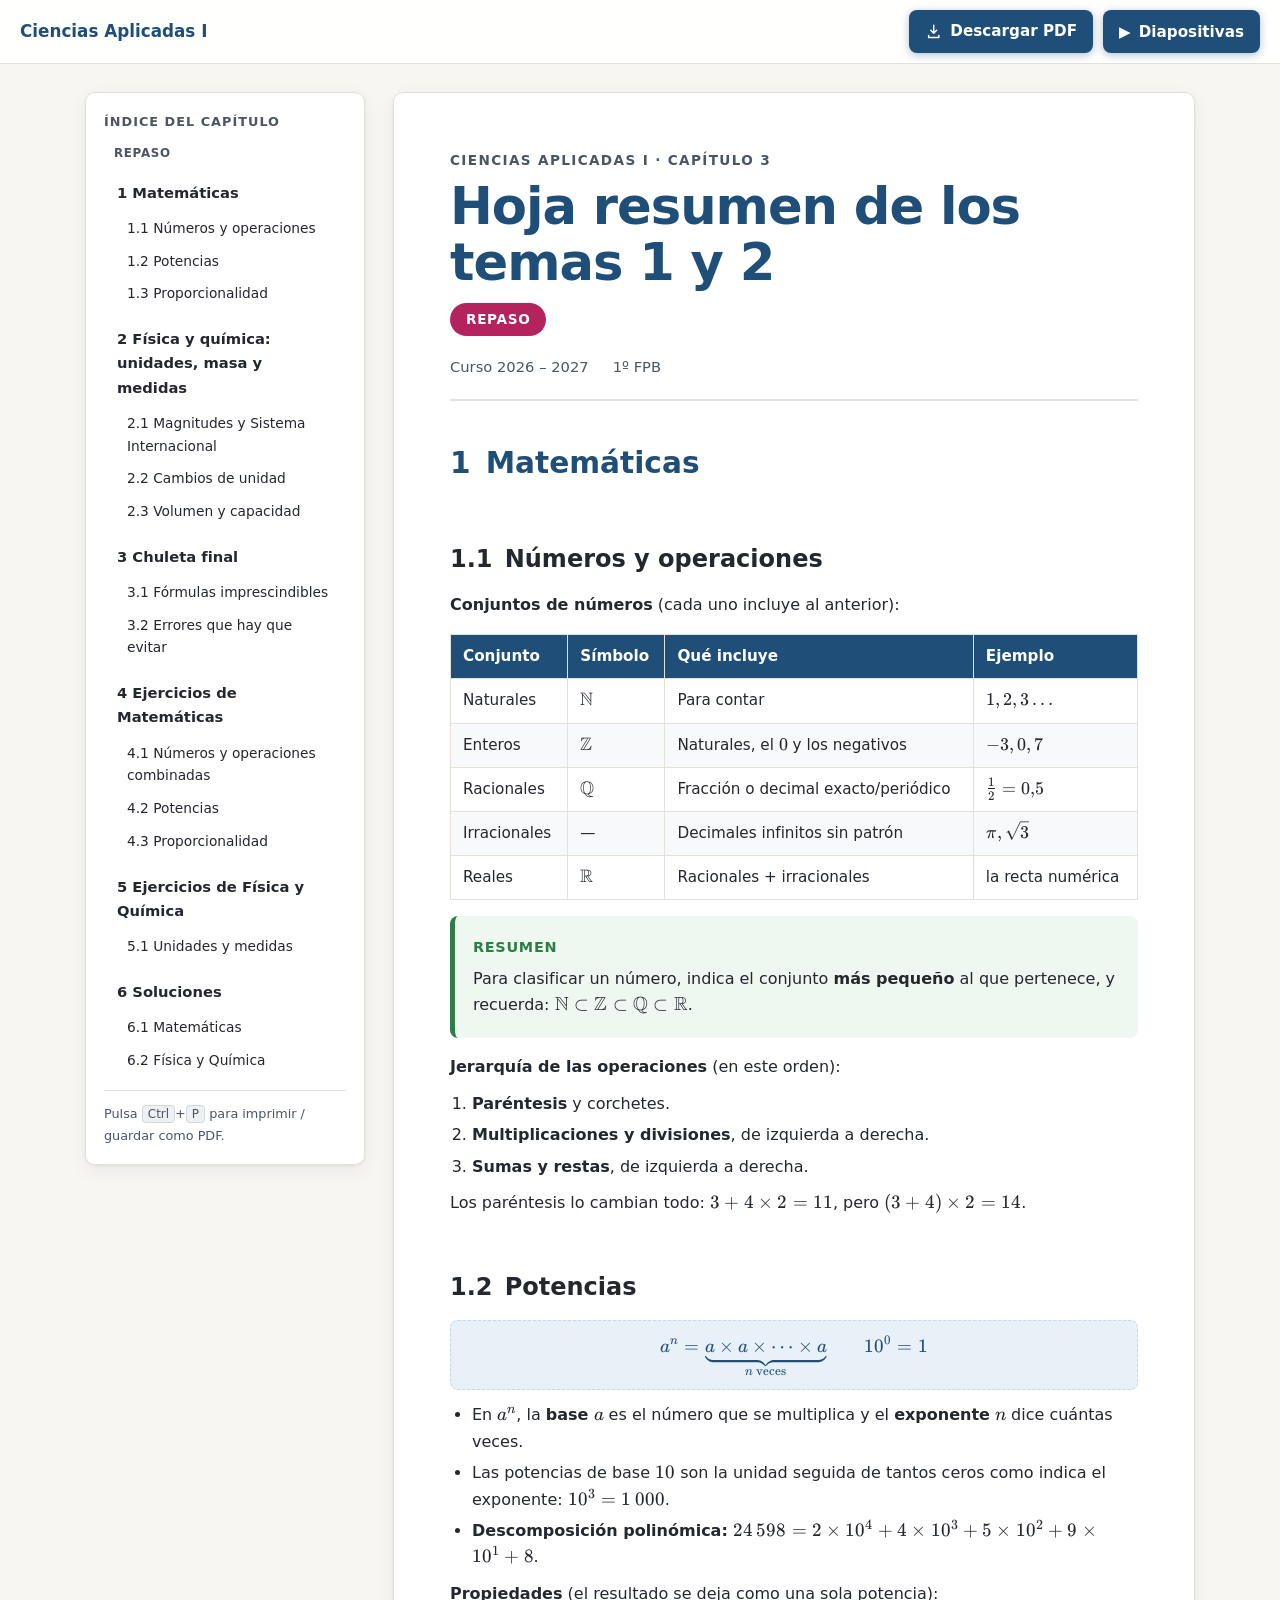
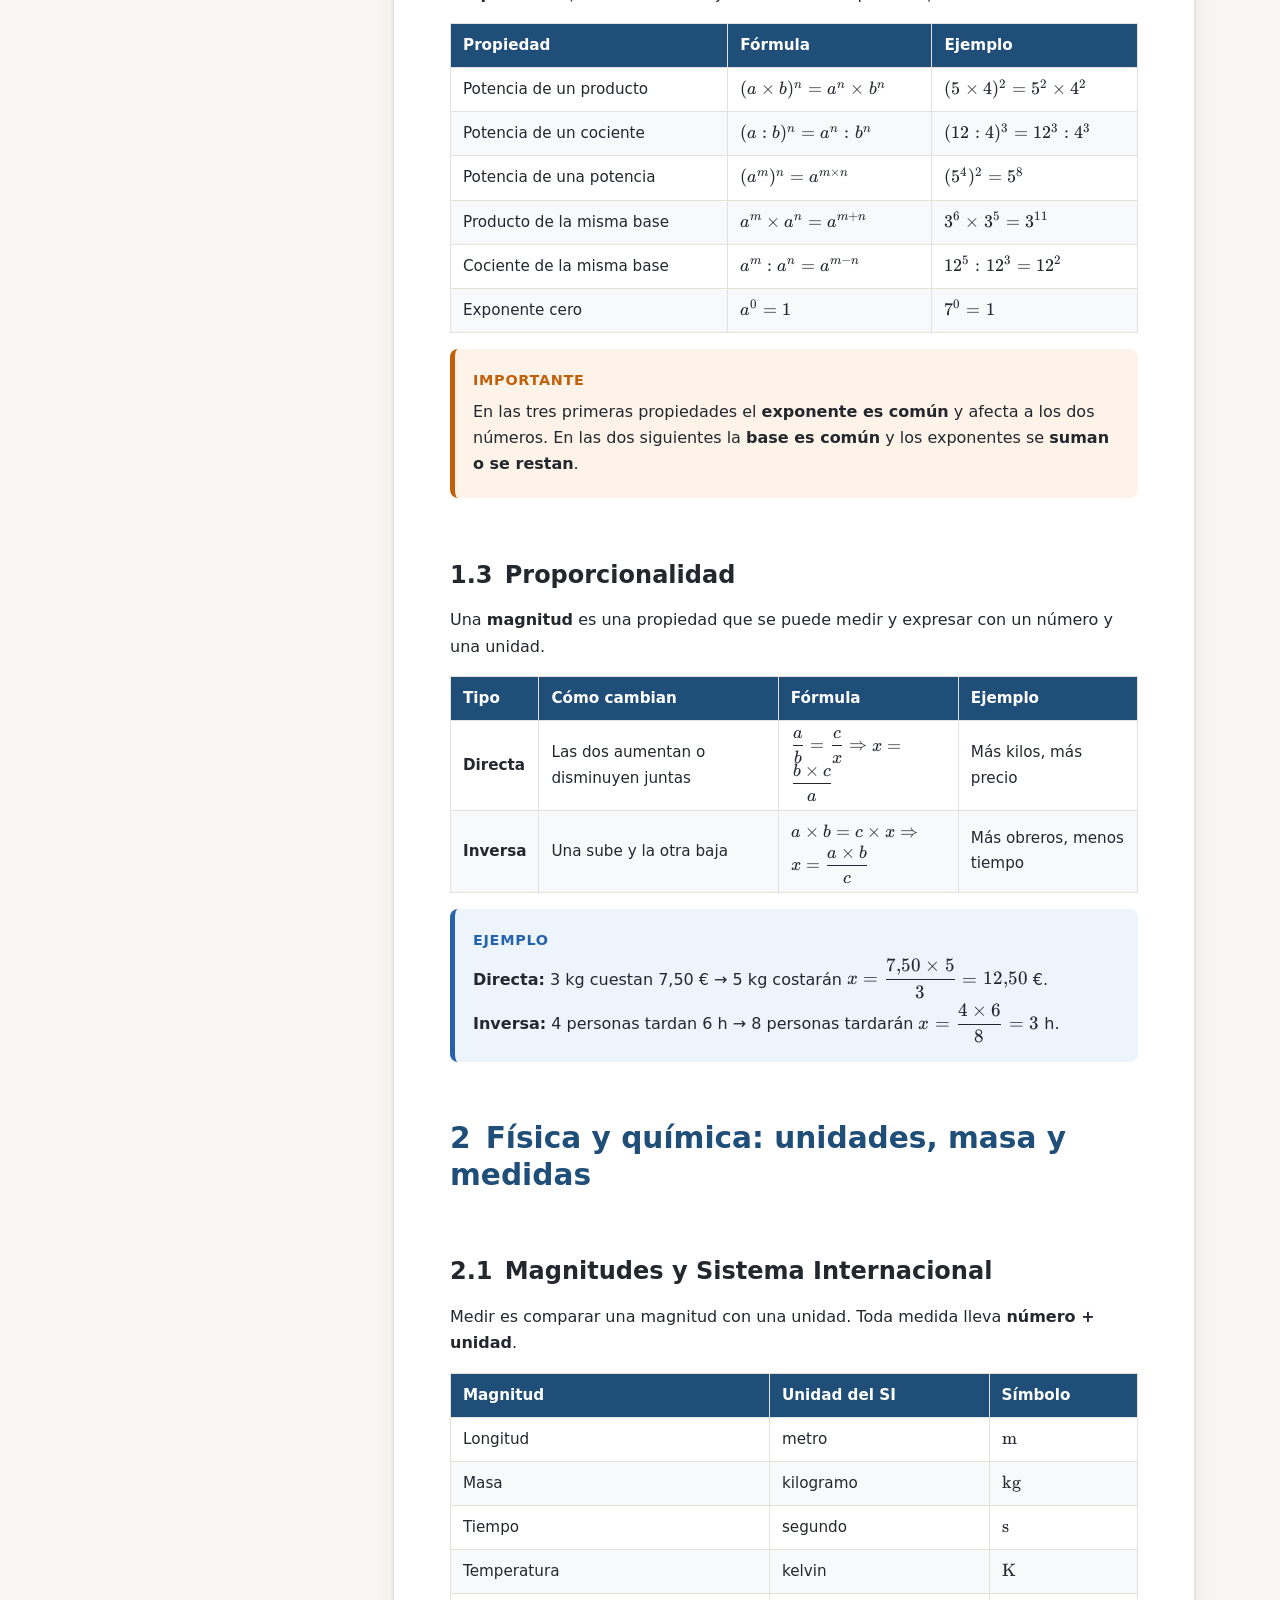
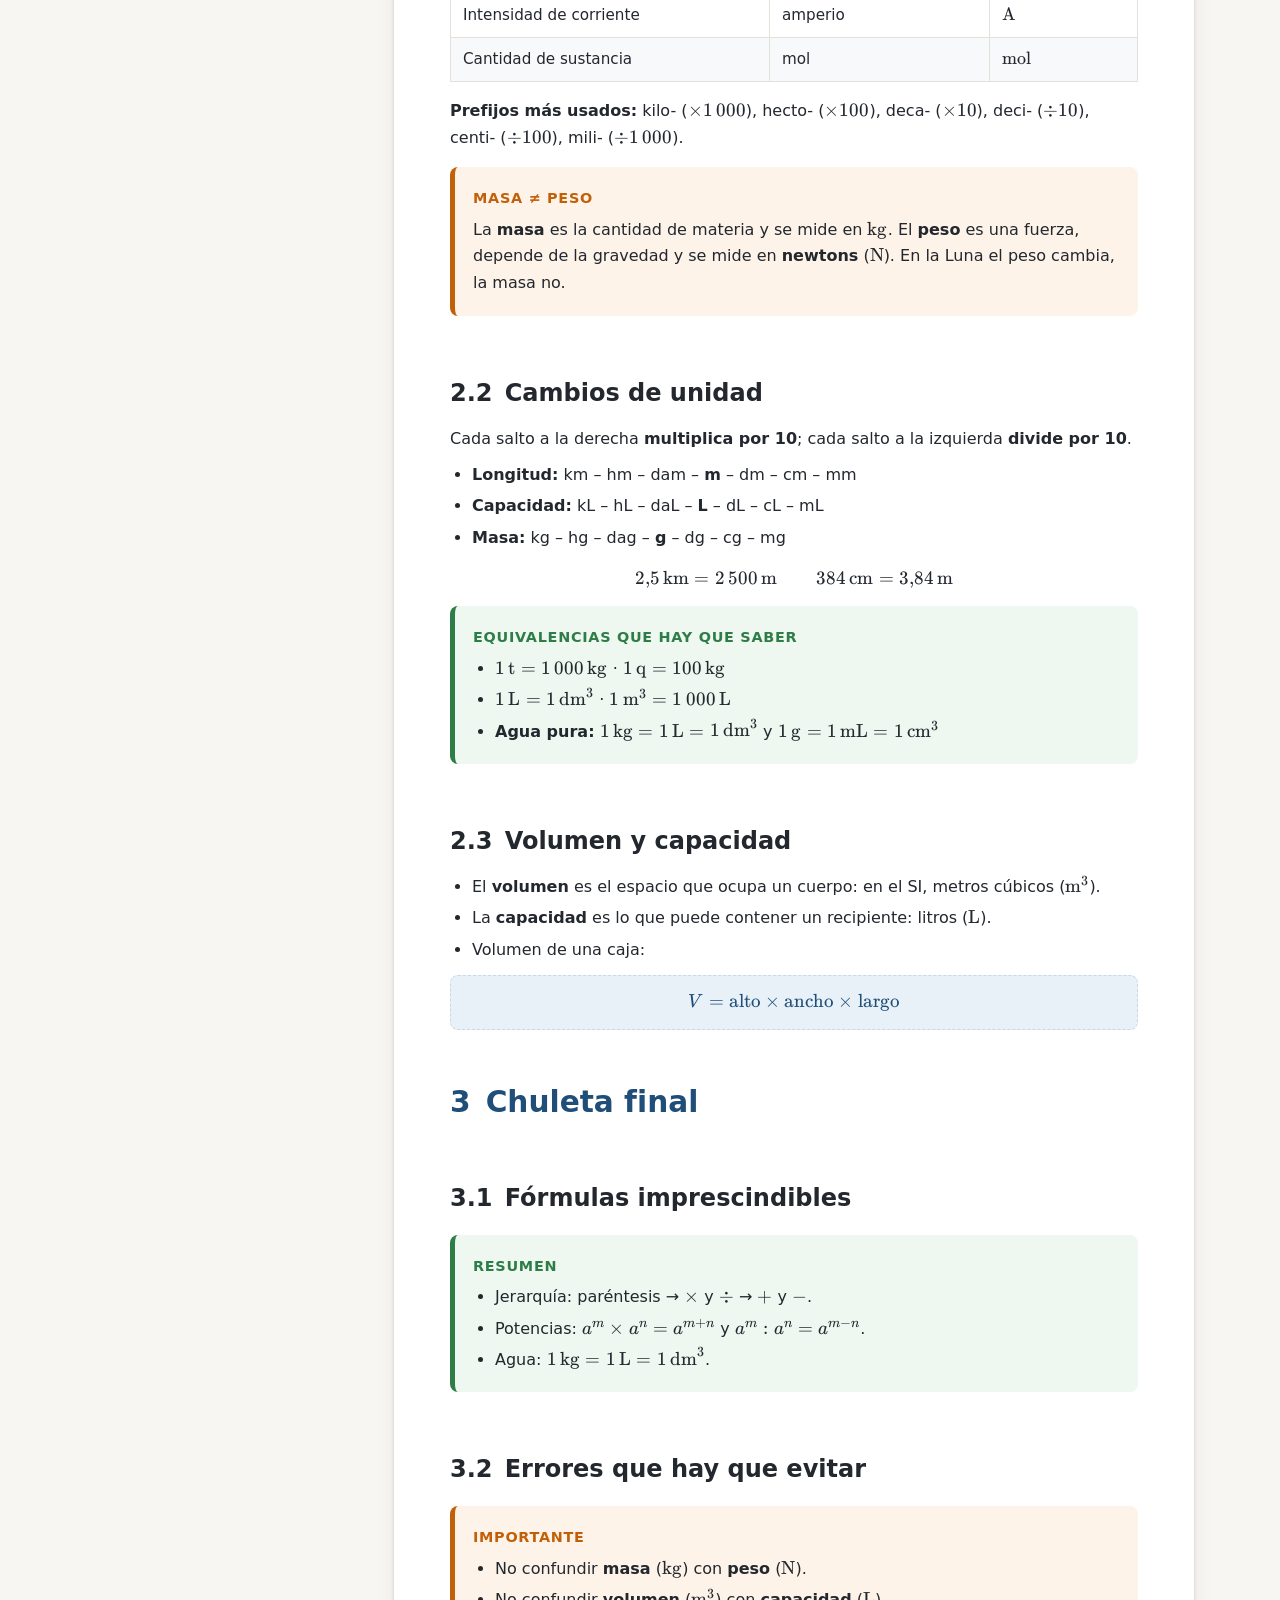
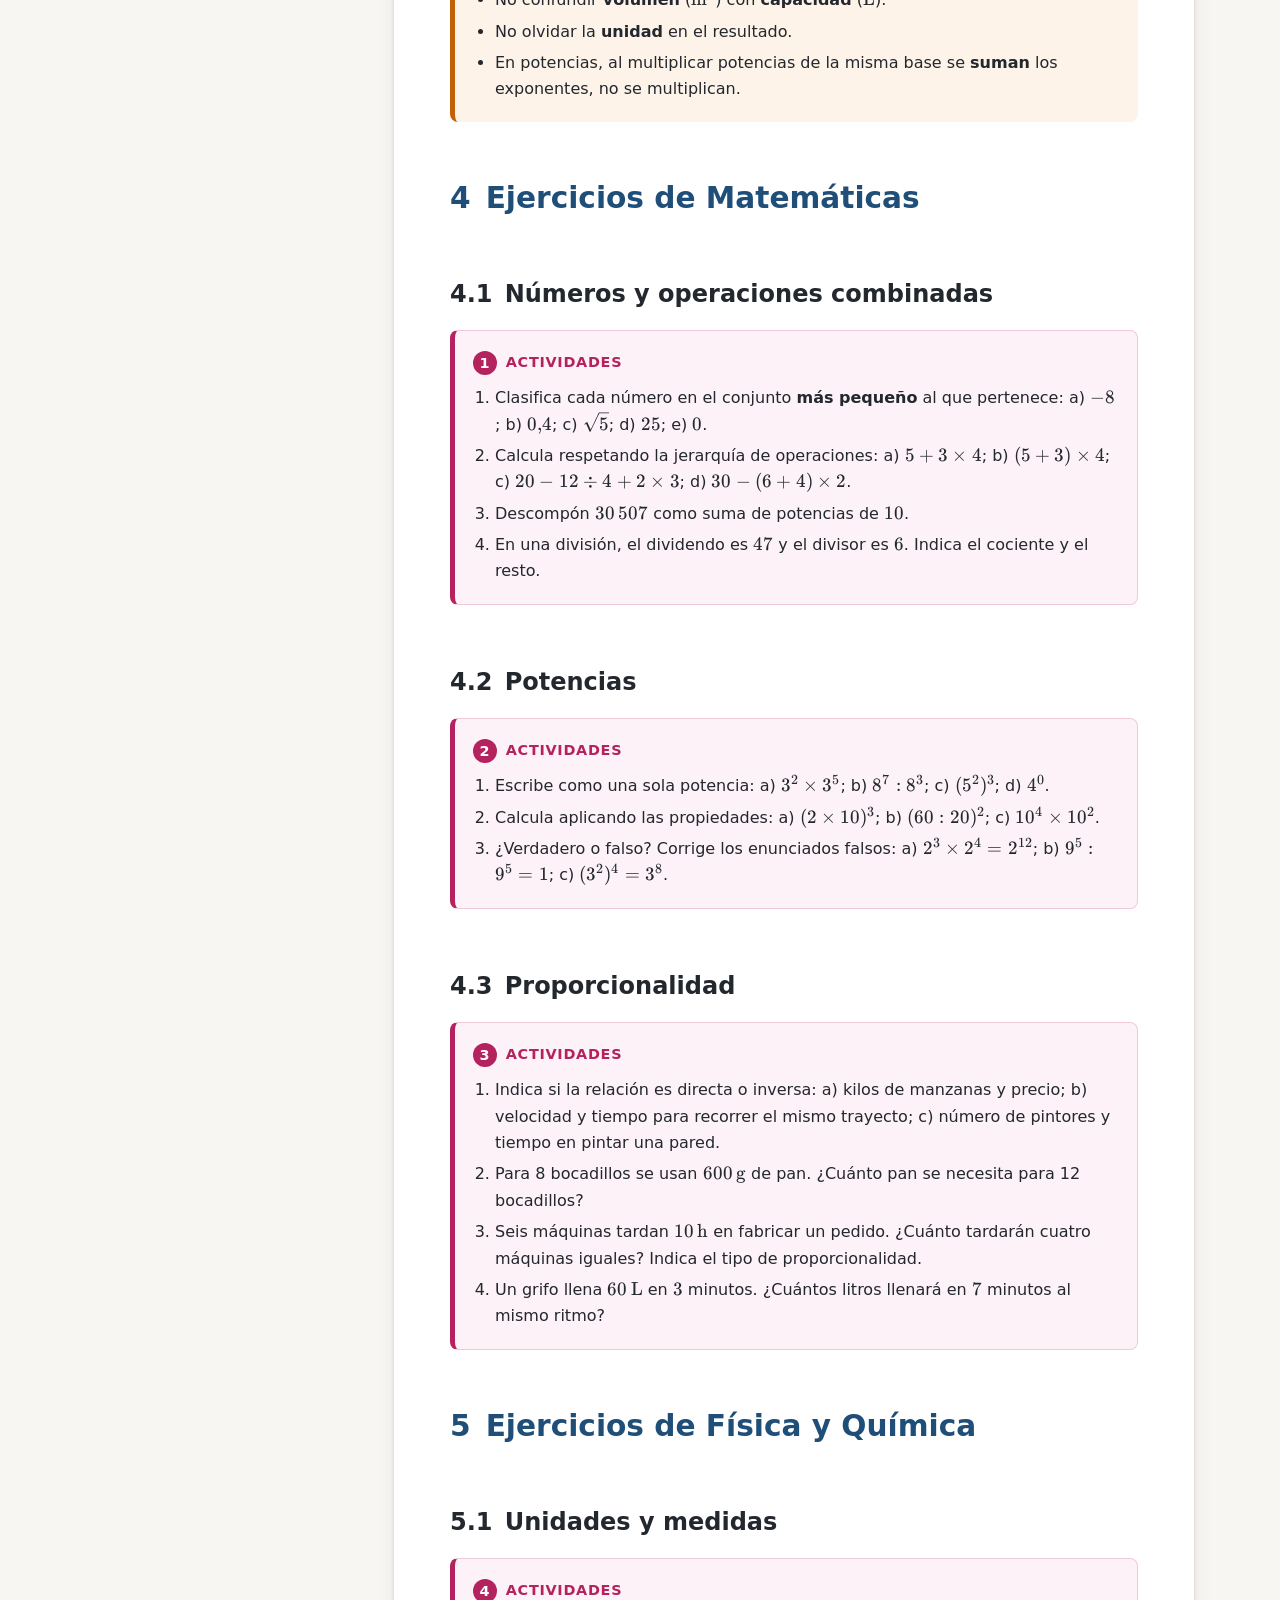
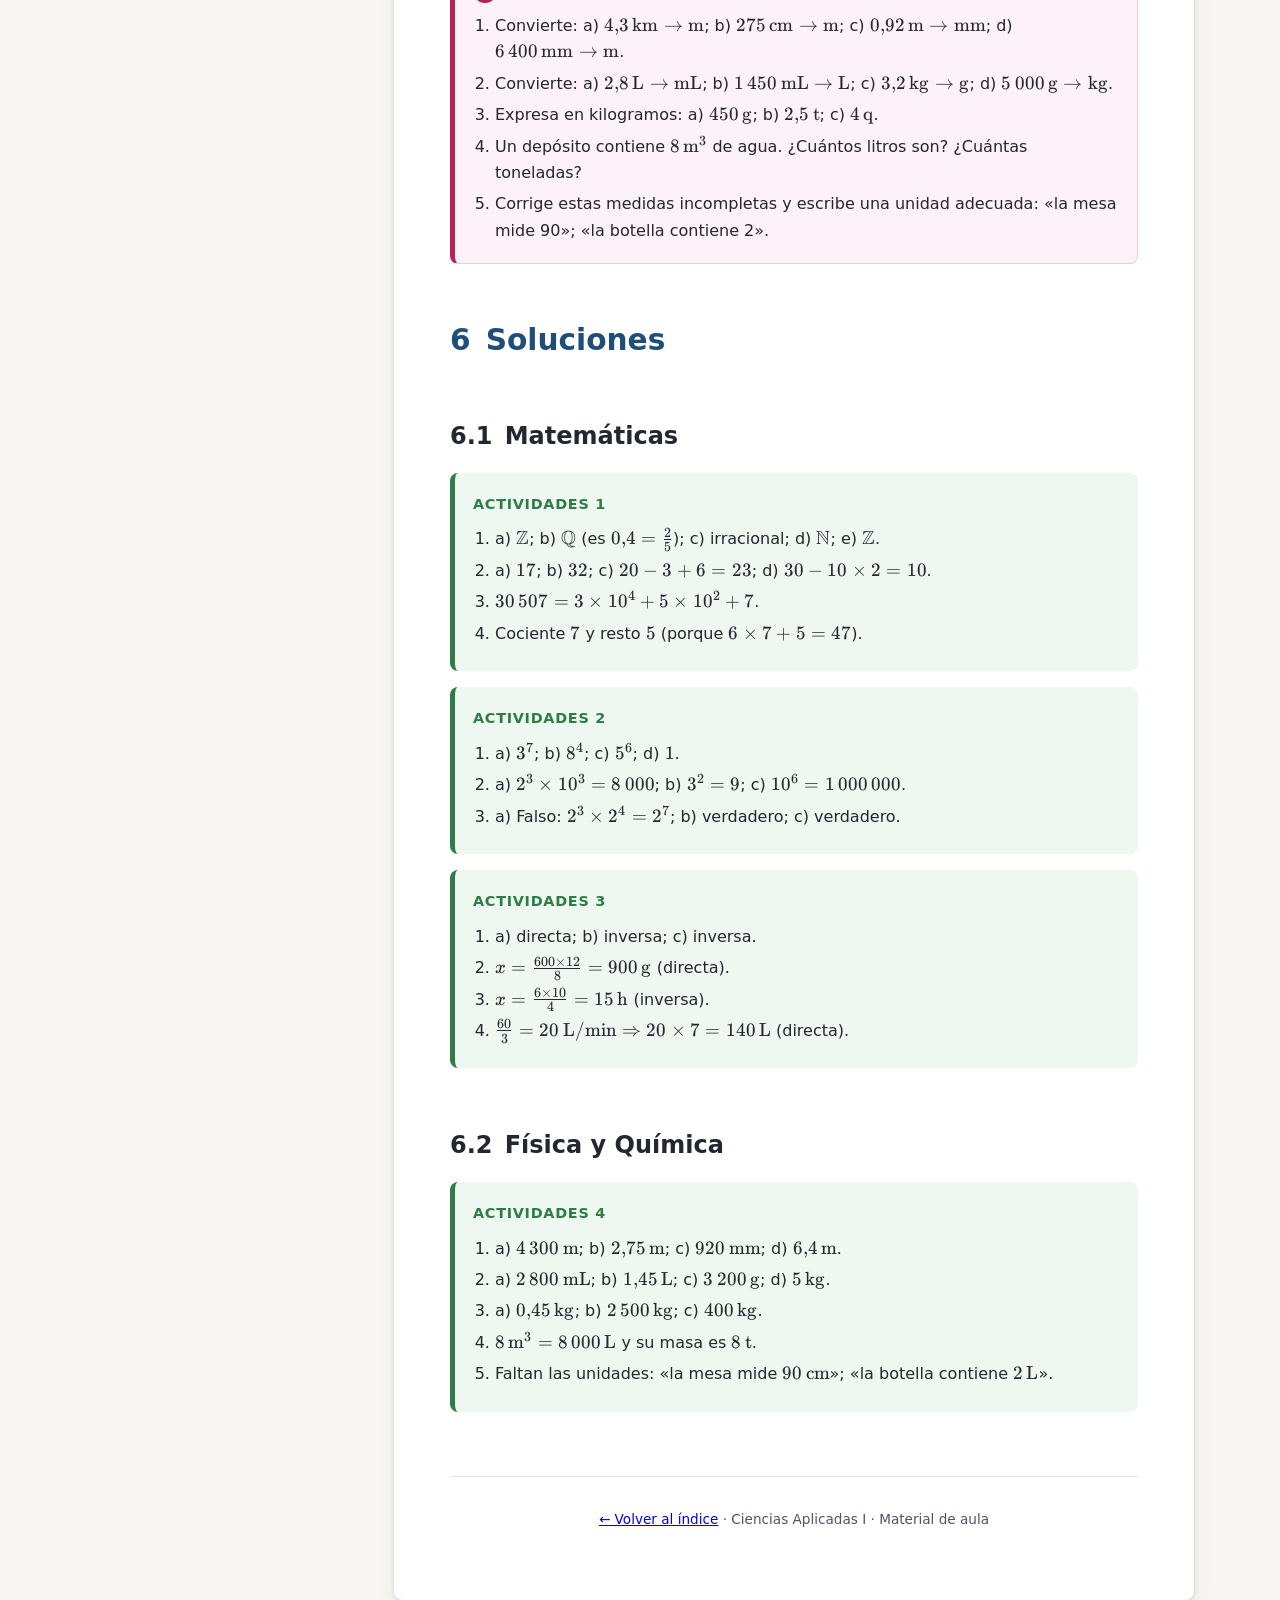
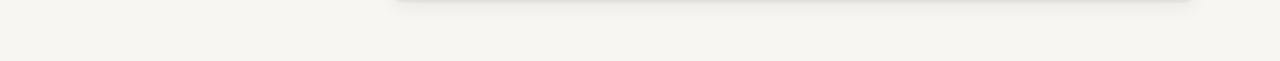
<file: capitulos/03-hoja-resumen.html>
<!DOCTYPE html>
<html lang="es">
<head>
  <meta charset="UTF-8">
  <meta name="viewport" content="width=device-width, initial-scale=1.0">
  <title>Hoja resumen de los temas 1 y 2 · Ciencias Aplicadas I</title>
  <meta name="description" content="Hoja resumen de los temas 1 y 2 — Ciencias Aplicadas I">
  <link rel="stylesheet" href="../styles.css">
  <style>
@media print {
  @page {
    @top-left { content: "Ciencias Aplicadas I - 1º FPB"; }
    @top-right { content: "Colegio San Gabriel"; }
    @bottom-right { content: "Cap 3. Hoja resumen de los temas 1 y 2 - " counter(page) "/" counter(pages); }
  }
}
</style>
  <!-- KaTeX se sirve localmente: el capítulo sigue funcionando sin Internet. -->
  <link rel="stylesheet" href="../lib/katex/katex.min.css">
</head>
<body>

  <!-- ======================= BARRA SUPERIOR ======================= -->
  <header class="topbar">
    <div class="topbar__title">
      <button class="btn btn--ghost topbar__menu" id="btn-menu" aria-label="Abrir índice">☰</button>
      <a class="topbar__brand" href="../index.html" title="Volver al índice general">Ciencias Aplicadas I</a>
    </div>
    <div class="topbar__actions">
      <a class="btn btn--primary" href="./03-hoja-resumen.pdf" download title="Descargar el PDF ya maquetado"><svg class="btn__icon" aria-hidden="true" focusable="false" viewBox="0 0 24 24"><path d="M12 3v11m0 0 4-4m-4 4-4-4M5 17v3h14v-3" fill="none" stroke="currentColor" stroke-linecap="round" stroke-linejoin="round" stroke-width="2"/></svg><span class="btn__label">Descargar PDF</span></a>
      <button class="btn btn--primary" id="btn-slides" title="Ver el contenido como diapositivas">
        ▶ <span class="btn__label">Diapositivas</span>
      </button>
      <!-- Solo se muestra cuando editor-local.js sirve la página en 127.0.0.1. -->
      <a class="btn btn--outline" id="btn-editor" href="/editor" hidden title="Editar el Markdown en este ordenador">
        ✎ <span class="btn__label">Editar Markdown</span>
      </a>
    </div>
  </header>

  <div class="layout">

    <!-- ======================= ÍNDICE LATERAL ======================= -->
    <nav class="sidebar" id="sidebar" aria-label="Índice del capítulo">
      <p class="sidebar__title">Índice del capítulo</p>
      <ol class="toc" id="toc"><!-- se genera con JS --></ol>
      <p class="sidebar__hint">Pulsa <kbd>Ctrl</kbd>+<kbd>P</kbd> para imprimir / guardar como PDF.</p>
    </nav>

    <!-- ======================= CONTENIDO ======================= -->
    <main class="content" id="content">

      <header class="cover" id="portada">
  <span class="cover__number" aria-hidden="true">03</span>
  <div class="cover__body">
    <p class="cover__kicker">Ciencias Aplicadas I · Capítulo 3</p>
    <h1 class="cover__title">Hoja resumen de los temas 1 y 2</h1>
    <p class="cover__subtitle"><span class="tag tag--act">Repaso</span></p>
    <div class="cover__meta"><span>Curso 2026 – 2027</span><span>1º FPB</span></div>
  </div>
</header>

      <section class="slide slide--seccion slide--seccion--titulo-necesario" id="seccion-1" data-materia="actividades" data-seccion="Matemáticas" data-seccion-numero="1" data-numero="1" data-nivel="2">
  <h2><span class="heading__number">1</span> Matemáticas</h2>
  <ul class="slide__indice-seccion">
    <li><span class="heading__number">1.1</span> Números y operaciones</li>
    <li><span class="heading__number">1.2</span> Potencias</li>
    <li><span class="heading__number">1.3</span> Proporcionalidad</li>
  </ul>

</section>
<section class="slide" id="seccion-2" data-materia="actividades" data-seccion="Matemáticas" data-seccion-numero="1" data-numero="1.1" data-nivel="3">
  <h3><span class="heading__number">1.1</span> Números y operaciones</h3>
<p><strong>Conjuntos de números</strong> (cada uno incluye al anterior):</p>
<table>
<thead>
<tr>
<th>Conjunto</th>
<th>Símbolo</th>
<th>Qué incluye</th>
<th>Ejemplo</th>
</tr>
</thead>
<tbody><tr>
<td>Naturales</td>
<td>$\mathbb{N}$</td>
<td>Para contar</td>
<td>$1, 2, 3\ldots$</td>
</tr>
<tr>
<td>Enteros</td>
<td>$\mathbb{Z}$</td>
<td>Naturales, el $0$ y los negativos</td>
<td>$-3, 0, 7$</td>
</tr>
<tr>
<td>Racionales</td>
<td>$\mathbb{Q}$</td>
<td>Fracción o decimal exacto/periódico</td>
<td>$\frac{1}{2} = 0{,}5$</td>
</tr>
<tr>
<td>Irracionales</td>
<td>—</td>
<td>Decimales infinitos sin patrón</td>
<td>$\pi, \sqrt{3}$</td>
</tr>
<tr>
<td>Reales</td>
<td>$\mathbb{R}$</td>
<td>Racionales + irracionales</td>
<td>la recta numérica</td>
</tr>
</tbody></table>

<div class="box box--resumen">
<p class="box__title">Resumen</p>
<p>Para clasificar un número, indica el conjunto <strong>más pequeño</strong> al que pertenece, y recuerda: $\mathbb{N} \subset \mathbb{Z} \subset \mathbb{Q} \subset \mathbb{R}$.</p>

</div>
<p><strong>Jerarquía de las operaciones</strong> (en este orden):</p>
<ol>
<li><strong>Paréntesis</strong> y corchetes.</li>
<li><strong>Multiplicaciones y divisiones</strong>, de izquierda a derecha.</li>
<li><strong>Sumas y restas</strong>, de izquierda a derecha.</li>
</ol>
<p>Los paréntesis lo cambian todo: $3 + 4 \times 2 = 11$, pero $(3 + 4) \times 2 = 14$.</p>

</section>
<section class="slide" id="seccion-3" data-materia="actividades" data-seccion="Matemáticas" data-seccion-numero="1" data-numero="1.2" data-nivel="3">
  <h3><span class="heading__number">1.2</span> Potencias</h3>
<div class="math formula">
$$a^n = \underbrace{a \times a \times \cdots \times a}_{n\ \text{veces}} \qquad 10^0 = 1$$
</div>
<ul>
<li>En $a^n$, la <strong>base</strong> $a$ es el número que se multiplica y el <strong>exponente</strong> $n$ dice cuántas veces.</li>
<li>Las potencias de base $10$ son la unidad seguida de tantos ceros como indica el exponente: $10^3 = 1\,000$.</li>
<li><strong>Descomposición polinómica:</strong> $24\,598 = 2 \times 10^4 + 4 \times 10^3 + 5 \times 10^2 + 9 \times 10^1 + 8$.</li>
</ul>
<p><strong>Propiedades</strong> (el resultado se deja como una sola potencia):</p>
<table>
<thead>
<tr>
<th>Propiedad</th>
<th>Fórmula</th>
<th>Ejemplo</th>
</tr>
</thead>
<tbody><tr>
<td>Potencia de un producto</td>
<td>$(a \times b)^n = a^n \times b^n$</td>
<td>$(5 \times 4)^2 = 5^2 \times 4^2$</td>
</tr>
<tr>
<td>Potencia de un cociente</td>
<td>$(a : b)^n = a^n : b^n$</td>
<td>$(12 : 4)^3 = 12^3 : 4^3$</td>
</tr>
<tr>
<td>Potencia de una potencia</td>
<td>$(a^m)^n = a^{m \times n}$</td>
<td>$(5^4)^2 = 5^8$</td>
</tr>
<tr>
<td>Producto de la misma base</td>
<td>$a^m \times a^n = a^{m+n}$</td>
<td>$3^6 \times 3^5 = 3^{11}$</td>
</tr>
<tr>
<td>Cociente de la misma base</td>
<td>$a^m : a^n = a^{m-n}$</td>
<td>$12^5 : 12^3 = 12^2$</td>
</tr>
<tr>
<td>Exponente cero</td>
<td>$a^0 = 1$</td>
<td>$7^0 = 1$</td>
</tr>
</tbody></table>

<div class="box box--dato">
<p class="box__title">Importante</p>
<p>En las tres primeras propiedades el <strong>exponente es común</strong> y afecta a los dos números. En las dos siguientes la <strong>base es común</strong> y los exponentes se <strong>suman o se restan</strong>.</p>

</div>
</section>
<section class="slide" id="seccion-4" data-materia="actividades" data-seccion="Matemáticas" data-seccion-numero="1" data-numero="1.3" data-nivel="3">
  <h3><span class="heading__number">1.3</span> Proporcionalidad</h3>
<p>Una <strong>magnitud</strong> es una propiedad que se puede medir y expresar con un número y una unidad.</p>
<table>
<thead>
<tr>
<th>Tipo</th>
<th>Cómo cambian</th>
<th>Fórmula</th>
<th>Ejemplo</th>
</tr>
</thead>
<tbody><tr>
<td><strong>Directa</strong></td>
<td>Las dos aumentan o disminuyen juntas</td>
<td>$\dfrac{a}{b} = \dfrac{c}{x} \Rightarrow x = \dfrac{b \times c}{a}$</td>
<td>Más kilos, más precio</td>
</tr>
<tr>
<td><strong>Inversa</strong></td>
<td>Una sube y la otra baja</td>
<td>$a \times b = c \times x \Rightarrow x = \dfrac{a \times b}{c}$</td>
<td>Más obreros, menos tiempo</td>
</tr>
</tbody></table>

<div class="box box--example">
<p class="box__title">Ejemplo</p>
<p><strong>Directa:</strong> 3 kg cuestan 7,50 € → 5 kg costarán $x = \dfrac{7{,}50 \times 5}{3} = 12{,}50$ €.</p>
<p><strong>Inversa:</strong> 4 personas tardan 6 h → 8 personas tardarán $x = \dfrac{4 \times 6}{8} = 3$ h.</p>

</div>
</section>
<section class="slide slide--seccion slide--seccion--titulo-necesario" id="seccion-5" data-materia="actividades" data-seccion="Física y química: unidades, masa y medidas" data-seccion-numero="2" data-numero="2" data-nivel="2">
  <h2><span class="heading__number">2</span> Física y química: unidades, masa y medidas</h2>
  <ul class="slide__indice-seccion">
    <li><span class="heading__number">2.1</span> Magnitudes y Sistema Internacional</li>
    <li><span class="heading__number">2.2</span> Cambios de unidad</li>
    <li><span class="heading__number">2.3</span> Volumen y capacidad</li>
  </ul>

</section>
<section class="slide" id="seccion-6" data-materia="actividades" data-seccion="Física y química: unidades, masa y medidas" data-seccion-numero="2" data-numero="2.1" data-nivel="3">
  <h3><span class="heading__number">2.1</span> Magnitudes y Sistema Internacional</h3>
<p>Medir es comparar una magnitud con una unidad. Toda medida lleva <strong>número + unidad</strong>.</p>
<table>
<thead>
<tr>
<th>Magnitud</th>
<th>Unidad del SI</th>
<th>Símbolo</th>
</tr>
</thead>
<tbody><tr>
<td>Longitud</td>
<td>metro</td>
<td>$\mathrm{m}$</td>
</tr>
<tr>
<td>Masa</td>
<td>kilogramo</td>
<td>$\mathrm{kg}$</td>
</tr>
<tr>
<td>Tiempo</td>
<td>segundo</td>
<td>$\mathrm{s}$</td>
</tr>
<tr>
<td>Temperatura</td>
<td>kelvin</td>
<td>$\mathrm{K}$</td>
</tr>
<tr>
<td>Intensidad de corriente</td>
<td>amperio</td>
<td>$\mathrm{A}$</td>
</tr>
<tr>
<td>Cantidad de sustancia</td>
<td>mol</td>
<td>$\mathrm{mol}$</td>
</tr>
</tbody></table>
<p><strong>Prefijos más usados:</strong> kilo- ($\times 1\,000$), hecto- ($\times 100$), deca- ($\times 10$), deci- ($\div 10$), centi- ($\div 100$), mili- ($\div 1\,000$).</p>

<div class="box box--dato">
<p class="box__title">Masa ≠ peso</p>
<p>La <strong>masa</strong> es la cantidad de materia y se mide en $\mathrm{kg}$. El <strong>peso</strong> es una fuerza, depende de la gravedad y se mide en <strong>newtons</strong> ($\mathrm{N}$). En la Luna el peso cambia, la masa no.</p>

</div>
</section>
<section class="slide" id="seccion-7" data-materia="actividades" data-seccion="Física y química: unidades, masa y medidas" data-seccion-numero="2" data-numero="2.2" data-nivel="3">
  <h3><span class="heading__number">2.2</span> Cambios de unidad</h3>
<p>Cada salto a la derecha <strong>multiplica por 10</strong>; cada salto a la izquierda <strong>divide por 10</strong>.</p>
<ul>
<li><strong>Longitud:</strong> km – hm – dam – <strong>m</strong> – dm – cm – mm</li>
<li><strong>Capacidad:</strong> kL – hL – daL – <strong>L</strong> – dL – cL – mL</li>
<li><strong>Masa:</strong> kg – hg – dag – <strong>g</strong> – dg – cg – mg</li>
</ul>
<p>$$2{,}5\,\mathrm{km} = 2\,500\,\mathrm{m} \qquad 384\,\mathrm{cm} = 3{,}84\,\mathrm{m}$$</p>

<div class="box box--resumen">
<p class="box__title">Equivalencias que hay que saber</p>
<ul>
<li>$1\,\mathrm{t} = 1\,000\,\mathrm{kg}$ · $1\,\mathrm{q} = 100\,\mathrm{kg}$</li>
<li>$1\,\mathrm{L} = 1\,\mathrm{dm}^3$ · $1\,\mathrm{m}^3 = 1\,000\,\mathrm{L}$</li>
<li><strong>Agua pura:</strong> $1\,\mathrm{kg} = 1\,\mathrm{L} = 1\,\mathrm{dm}^3$ y $1\,\mathrm{g} = 1\,\mathrm{mL} = 1\,\mathrm{cm}^3$</li>
</ul>

</div>
</section>
<section class="slide" id="seccion-8" data-materia="actividades" data-seccion="Física y química: unidades, masa y medidas" data-seccion-numero="2" data-numero="2.3" data-nivel="3">
  <h3><span class="heading__number">2.3</span> Volumen y capacidad</h3>
<ul>
<li>El <strong>volumen</strong> es el espacio que ocupa un cuerpo: en el SI, metros cúbicos ($\mathrm{m}^3$).</li>
<li>La <strong>capacidad</strong> es lo que puede contener un recipiente: litros ($\mathrm{L}$).</li>
<li>Volumen de una caja:</li>
</ul>

<div class="math formula">
$$V = \text{alto} \times \text{ancho} \times \text{largo}$$
</div>
</section>
<section class="slide slide--seccion slide--seccion--titulo-necesario" id="seccion-9" data-materia="actividades" data-seccion="Chuleta final" data-seccion-numero="3" data-numero="3" data-nivel="2">
  <h2><span class="heading__number">3</span> Chuleta final</h2>
  <ul class="slide__indice-seccion">
    <li><span class="heading__number">3.1</span> Fórmulas imprescindibles</li>
    <li><span class="heading__number">3.2</span> Errores que hay que evitar</li>
  </ul>

</section>
<section class="slide" id="seccion-10" data-materia="actividades" data-seccion="Chuleta final" data-seccion-numero="3" data-numero="3.1" data-nivel="3">
  <h3><span class="heading__number">3.1</span> Fórmulas imprescindibles</h3>
<div class="box box--resumen">
<p class="box__title">Resumen</p>
<ul>
<li>Jerarquía: paréntesis → $\times$ y $\div$ → $+$ y $-$.</li>
<li>Potencias: $a^m \times a^n = a^{m+n}$ y $a^m : a^n = a^{m-n}$.</li>
<li>Agua: $1\,\mathrm{kg} = 1\,\mathrm{L} = 1\,\mathrm{dm}^3$.</li>
</ul>

</div>
</section>
<section class="slide" id="seccion-11" data-materia="actividades" data-seccion="Chuleta final" data-seccion-numero="3" data-numero="3.2" data-nivel="3">
  <h3><span class="heading__number">3.2</span> Errores que hay que evitar</h3>
<div class="box box--dato">
<p class="box__title">Importante</p>
<ul>
<li>No confundir <strong>masa</strong> ($\mathrm{kg}$) con <strong>peso</strong> ($\mathrm{N}$).</li>
<li>No confundir <strong>volumen</strong> ($\mathrm{m}^3$) con <strong>capacidad</strong> ($\mathrm{L}$).</li>
<li>No olvidar la <strong>unidad</strong> en el resultado.</li>
<li>En potencias, al multiplicar potencias de la misma base se <strong>suman</strong> los exponentes, no se multiplican.</li>
</ul>

</div>
</section>
<section class="slide slide--seccion slide--seccion--titulo-necesario" id="seccion-12" data-materia="actividades" data-seccion="Ejercicios de Matemáticas" data-seccion-numero="4" data-numero="4" data-nivel="2">
  <h2><span class="heading__number">4</span> Ejercicios de Matemáticas</h2>
  <ul class="slide__indice-seccion">
    <li><span class="heading__number">4.1</span> Números y operaciones combinadas</li>
    <li><span class="heading__number">4.2</span> Potencias</li>
    <li><span class="heading__number">4.3</span> Proporcionalidad</li>
  </ul>

</section>
<section class="slide" id="seccion-13" data-materia="actividades" data-seccion="Ejercicios de Matemáticas" data-seccion-numero="4" data-numero="4.1" data-nivel="3">
  <h3><span class="heading__number">4.1</span> Números y operaciones combinadas</h3>
<div class="box box--actividades" data-actividad="1" aria-label="Actividades 1">
  <p class="box__title box__title--actividades"><span class="box__numero" aria-hidden="true">1</span><span>Actividades</span></p>
<ol>
<li>Clasifica cada número en el conjunto <strong>más pequeño</strong> al que pertenece: a) $-8$; b) $0{,}4$; c) $\sqrt{5}$; d) $25$; e) $0$.</li>
<li>Calcula respetando la jerarquía de operaciones: a) $5 + 3 \times 4$; b) $(5 + 3) \times 4$; c) $20 - 12 \div 4 + 2 \times 3$; d) $30 - (6 + 4) \times 2$.</li>
<li>Descompón $30\,507$ como suma de potencias de $10$.</li>
<li>En una división, el dividendo es $47$ y el divisor es $6$. Indica el cociente y el resto.</li>
</ol>

</div>
</section>
<section class="slide" id="seccion-14" data-materia="actividades" data-seccion="Ejercicios de Matemáticas" data-seccion-numero="4" data-numero="4.2" data-nivel="3">
  <h3><span class="heading__number">4.2</span> Potencias</h3>
<div class="box box--actividades" data-actividad="2" aria-label="Actividades 2">
  <p class="box__title box__title--actividades"><span class="box__numero" aria-hidden="true">2</span><span>Actividades</span></p>
<ol>
<li>Escribe como una sola potencia: a) $3^2 \times 3^5$; b) $8^7 : 8^3$; c) $(5^2)^3$; d) $4^0$.</li>
<li>Calcula aplicando las propiedades: a) $(2 \times 10)^3$; b) $(60 : 20)^2$; c) $10^4 \times 10^2$.</li>
<li>¿Verdadero o falso? Corrige los enunciados falsos: a) $2^3 \times 2^4 = 2^{12}$; b) $9^5 : 9^5 = 1$; c) $(3^2)^4 = 3^8$.</li>
</ol>

</div>
</section>
<section class="slide" id="seccion-15" data-materia="actividades" data-seccion="Ejercicios de Matemáticas" data-seccion-numero="4" data-numero="4.3" data-nivel="3">
  <h3><span class="heading__number">4.3</span> Proporcionalidad</h3>
<div class="box box--actividades" data-actividad="3" aria-label="Actividades 3">
  <p class="box__title box__title--actividades"><span class="box__numero" aria-hidden="true">3</span><span>Actividades</span></p>
<ol>
<li>Indica si la relación es directa o inversa: a) kilos de manzanas y precio; b) velocidad y tiempo para recorrer el mismo trayecto; c) número de pintores y tiempo en pintar una pared.</li>
<li>Para 8 bocadillos se usan $600\,\mathrm{g}$ de pan. ¿Cuánto pan se necesita para 12 bocadillos?</li>
<li>Seis máquinas tardan $10\,\mathrm{h}$ en fabricar un pedido. ¿Cuánto tardarán cuatro máquinas iguales? Indica el tipo de proporcionalidad.</li>
<li>Un grifo llena $60\,\mathrm{L}$ en $3$ minutos. ¿Cuántos litros llenará en $7$ minutos al mismo ritmo?</li>
</ol>

</div>
</section>
<section class="slide slide--seccion slide--seccion--titulo-necesario" id="seccion-16" data-materia="actividades" data-seccion="Ejercicios de Física y Química" data-seccion-numero="5" data-numero="5" data-nivel="2">
  <h2><span class="heading__number">5</span> Ejercicios de Física y Química</h2>
  <ul class="slide__indice-seccion">
    <li><span class="heading__number">5.1</span> Unidades y medidas</li>
  </ul>

</section>
<section class="slide" id="seccion-17" data-materia="actividades" data-seccion="Ejercicios de Física y Química" data-seccion-numero="5" data-numero="5.1" data-nivel="3">
  <h3><span class="heading__number">5.1</span> Unidades y medidas</h3>
<div class="box box--actividades" data-actividad="4" aria-label="Actividades 4">
  <p class="box__title box__title--actividades"><span class="box__numero" aria-hidden="true">4</span><span>Actividades</span></p>
<ol>
<li>Convierte: a) $4{,}3\,\mathrm{km} \to \mathrm{m}$; b) $275\,\mathrm{cm} \to \mathrm{m}$; c) $0{,}92\,\mathrm{m} \to \mathrm{mm}$; d) $6\,400\,\mathrm{mm} \to \mathrm{m}$.</li>
<li>Convierte: a) $2{,}8\,\mathrm{L} \to \mathrm{mL}$; b) $1\,450\,\mathrm{mL} \to \mathrm{L}$; c) $3{,}2\,\mathrm{kg} \to \mathrm{g}$; d) $5\,000\,\mathrm{g} \to \mathrm{kg}$.</li>
<li>Expresa en kilogramos: a) $450\,\mathrm{g}$; b) $2{,}5\,\mathrm{t}$; c) $4\,\mathrm{q}$.</li>
<li>Un depósito contiene $8\,\mathrm{m}^3$ de agua. ¿Cuántos litros son? ¿Cuántas toneladas?</li>
<li>Corrige estas medidas incompletas y escribe una unidad adecuada: «la mesa mide 90»; «la botella contiene 2».</li>
</ol>

</div>
</section>
<section class="slide slide--seccion slide--seccion--titulo-necesario" id="seccion-18" data-materia="actividades" data-seccion="Soluciones" data-seccion-numero="6" data-numero="6" data-nivel="2">
  <h2><span class="heading__number">6</span> Soluciones</h2>
  <ul class="slide__indice-seccion">
    <li><span class="heading__number">6.1</span> Matemáticas</li>
    <li><span class="heading__number">6.2</span> Física y Química</li>
  </ul>

</section>
<section class="slide" id="seccion-19" data-materia="actividades" data-seccion="Soluciones" data-seccion-numero="6" data-numero="6.1" data-nivel="3">
  <h3><span class="heading__number">6.1</span> Matemáticas</h3>
<div class="box box--resumen">
<p class="box__title">Actividades 1</p>
<ol>
<li>a) $\mathbb{Z}$; b) $\mathbb{Q}$ (es $0{,}4 = \frac{2}{5}$); c) irracional; d) $\mathbb{N}$; e) $\mathbb{Z}$.</li>
<li>a) $17$; b) $32$; c) $20 - 3 + 6 = 23$; d) $30 - 10 \times 2 = 10$.</li>
<li>$30\,507 = 3 \times 10^4 + 5 \times 10^2 + 7$.</li>
<li>Cociente $7$ y resto $5$ (porque $6 \times 7 + 5 = 47$).</li>
</ol>

</div>
<div class="box box--resumen">
<p class="box__title">Actividades 2</p>
<ol>
<li>a) $3^7$; b) $8^4$; c) $5^6$; d) $1$.</li>
<li>a) $2^3 \times 10^3 = 8\,000$; b) $3^2 = 9$; c) $10^6 = 1\,000\,000$.</li>
<li>a) Falso: $2^3 \times 2^4 = 2^7$; b) verdadero; c) verdadero.</li>
</ol>

</div>
<div class="box box--resumen">
<p class="box__title">Actividades 3</p>
<ol>
<li>a) directa; b) inversa; c) inversa.</li>
<li>$x = \frac{600 \times 12}{8} = 900\,\mathrm{g}$ (directa).</li>
<li>$x = \frac{6 \times 10}{4} = 15\,\mathrm{h}$ (inversa).</li>
<li>$\frac{60}{3} = 20\,\mathrm{L/min} \Rightarrow 20 \times 7 = 140\,\mathrm{L}$ (directa).</li>
</ol>

</div>
</section>
<section class="slide" id="seccion-20" data-materia="actividades" data-seccion="Soluciones" data-seccion-numero="6" data-numero="6.2" data-nivel="3">
  <h3><span class="heading__number">6.2</span> Física y Química</h3>
<div class="box box--resumen">
<p class="box__title">Actividades 4</p>
<ol>
<li>a) $4\,300\,\mathrm{m}$; b) $2{,}75\,\mathrm{m}$; c) $920\,\mathrm{mm}$; d) $6{,}4\,\mathrm{m}$.</li>
<li>a) $2\,800\,\mathrm{mL}$; b) $1{,}45\,\mathrm{L}$; c) $3\,200\,\mathrm{g}$; d) $5\,\mathrm{kg}$.</li>
<li>a) $0{,}45\,\mathrm{kg}$; b) $2\,500\,\mathrm{kg}$; c) $400\,\mathrm{kg}$.</li>
<li>$8\,\mathrm{m}^3 = 8\,000\,\mathrm{L}$ y su masa es $8\,\mathrm{t}$.</li>
<li>Faltan las unidades: «la mesa mide $90\,\mathrm{cm}$»; «la botella contiene $2\,\mathrm{L}$».</li>
</ol>

</div>
</section>


      <footer class="page-footer">
        <p><a href="../index.html">← Volver al índice</a> · Ciencias Aplicadas I · Material de aula</p>
      </footer>
    </main>
  </div>

  <!-- ======================= VISOR DE DIAPOSITIVAS ======================= -->
  <div class="slideshow" id="slideshow" hidden>
    <div class="slideshow__progress"><div class="slideshow__bar" id="slides-bar"></div></div>
    <button class="slideshow__close" id="slides-close" title="Salir (Esc)">✕</button>
    <div class="slideshow__stage" id="slides-stage"></div>
    <div class="slideshow__controls">
      <button class="slideshow__nav" id="slides-prev" title="Anterior (←)">←</button>
      <span class="slideshow__counter" id="slides-counter">1 / 1</span>
      <button class="slideshow__nav" id="slides-next" title="Siguiente (→)">→</button>
    </div>
  </div>

  <script src="../lib/katex/katex.min.js"></script>
  <script src="../lib/katex/auto-render.min.js"></script>
  <script>
    // $...$ para expresiones en línea y $$...$$ para fórmulas centradas.
    renderMathInElement(document.getElementById("content"), {
      delimiters: [
        { left: "$$", right: "$$", display: true },
        { left: "\\[", right: "\\]", display: true },
        { left: "$", right: "$", display: false },
        { left: "\\(", right: "\\)", display: false }
      ],
      throwOnError: false,
      strict: "warn"
    });
  </script>
  <script src="../script.js"></script>
</body>
</html>
</file>
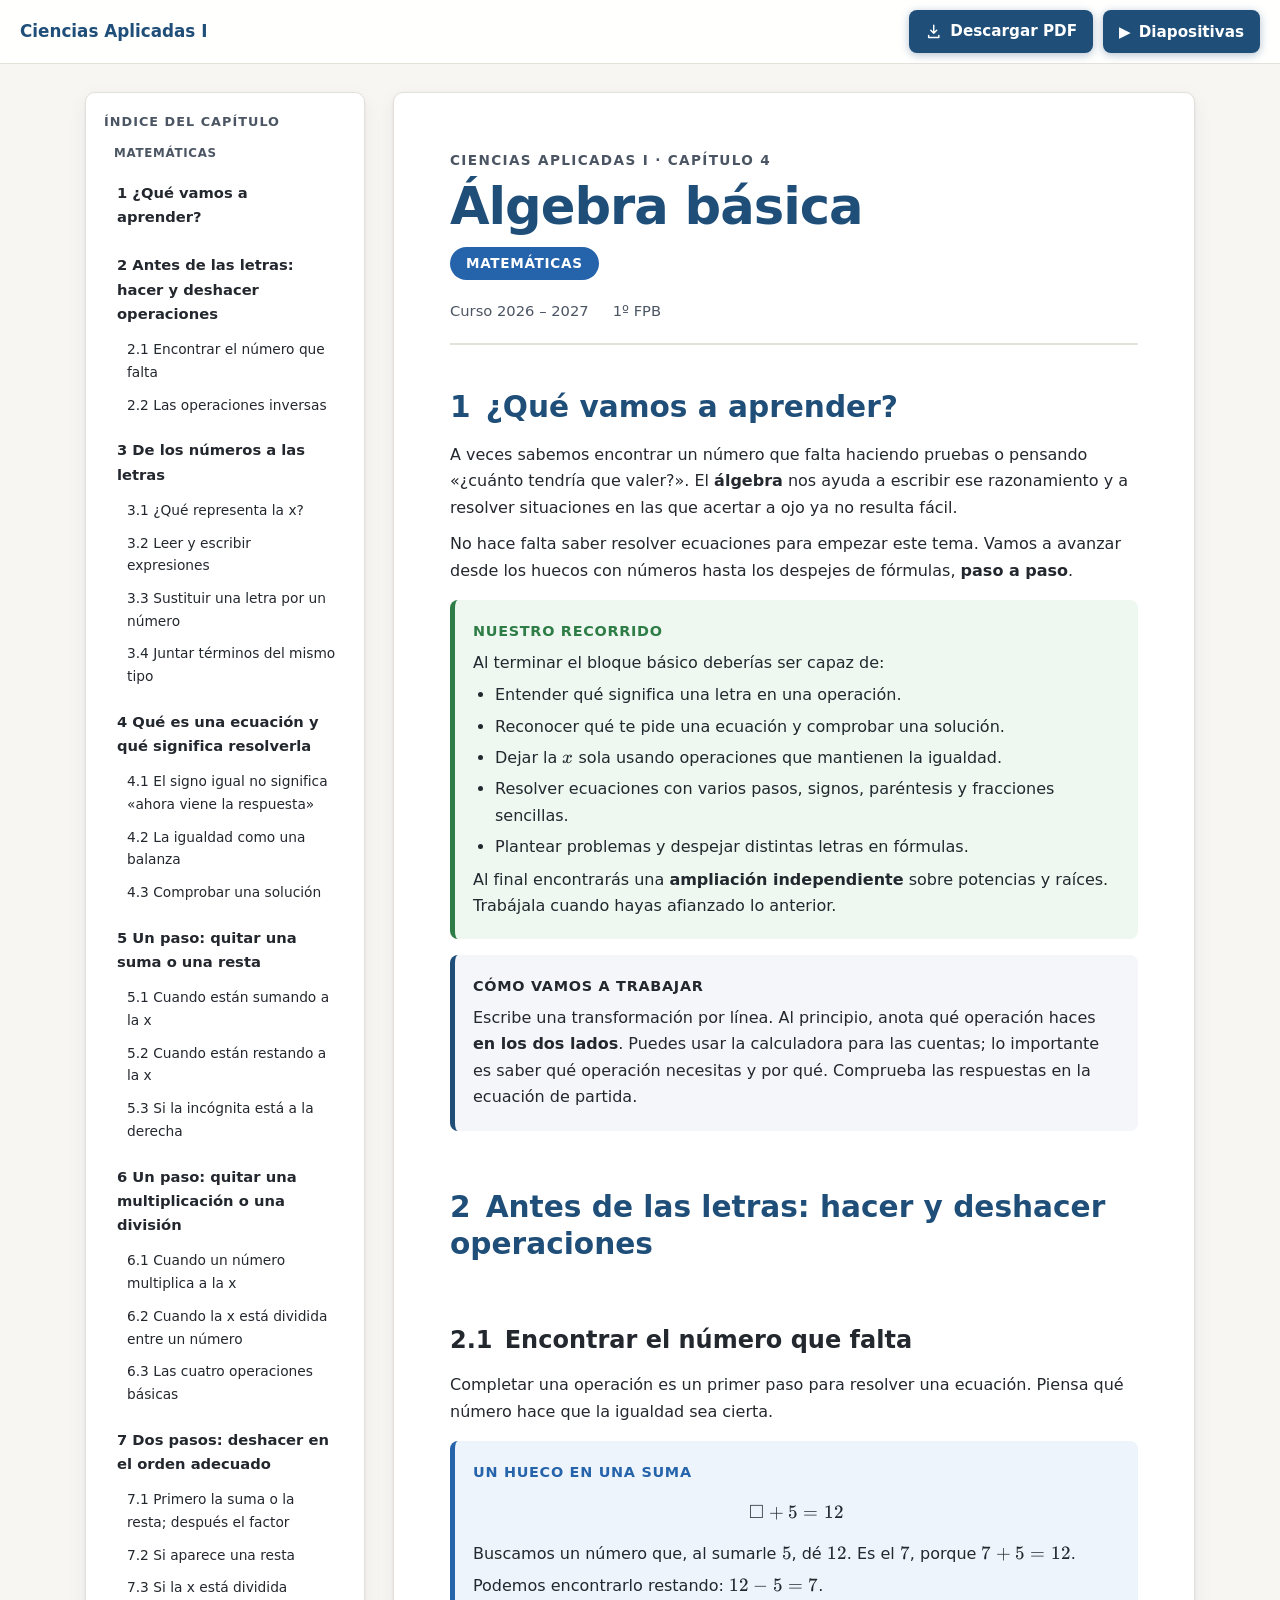
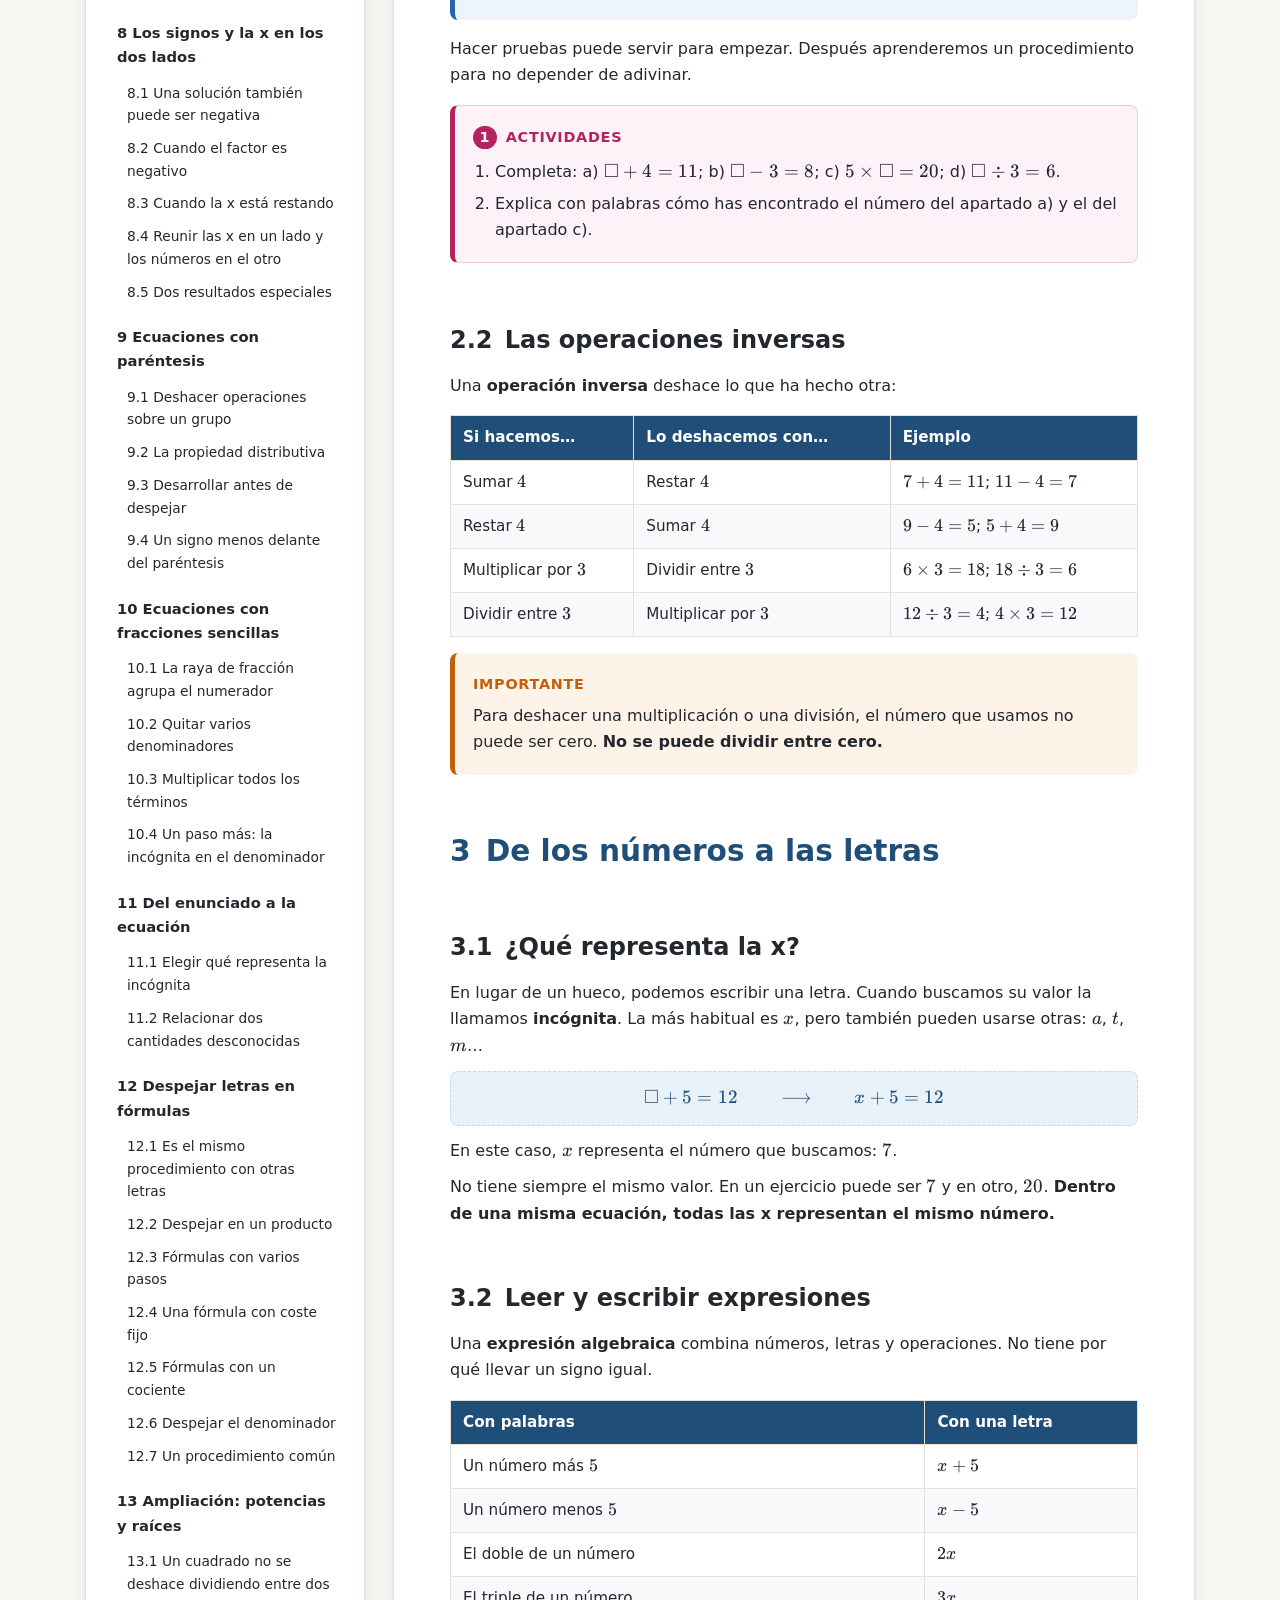
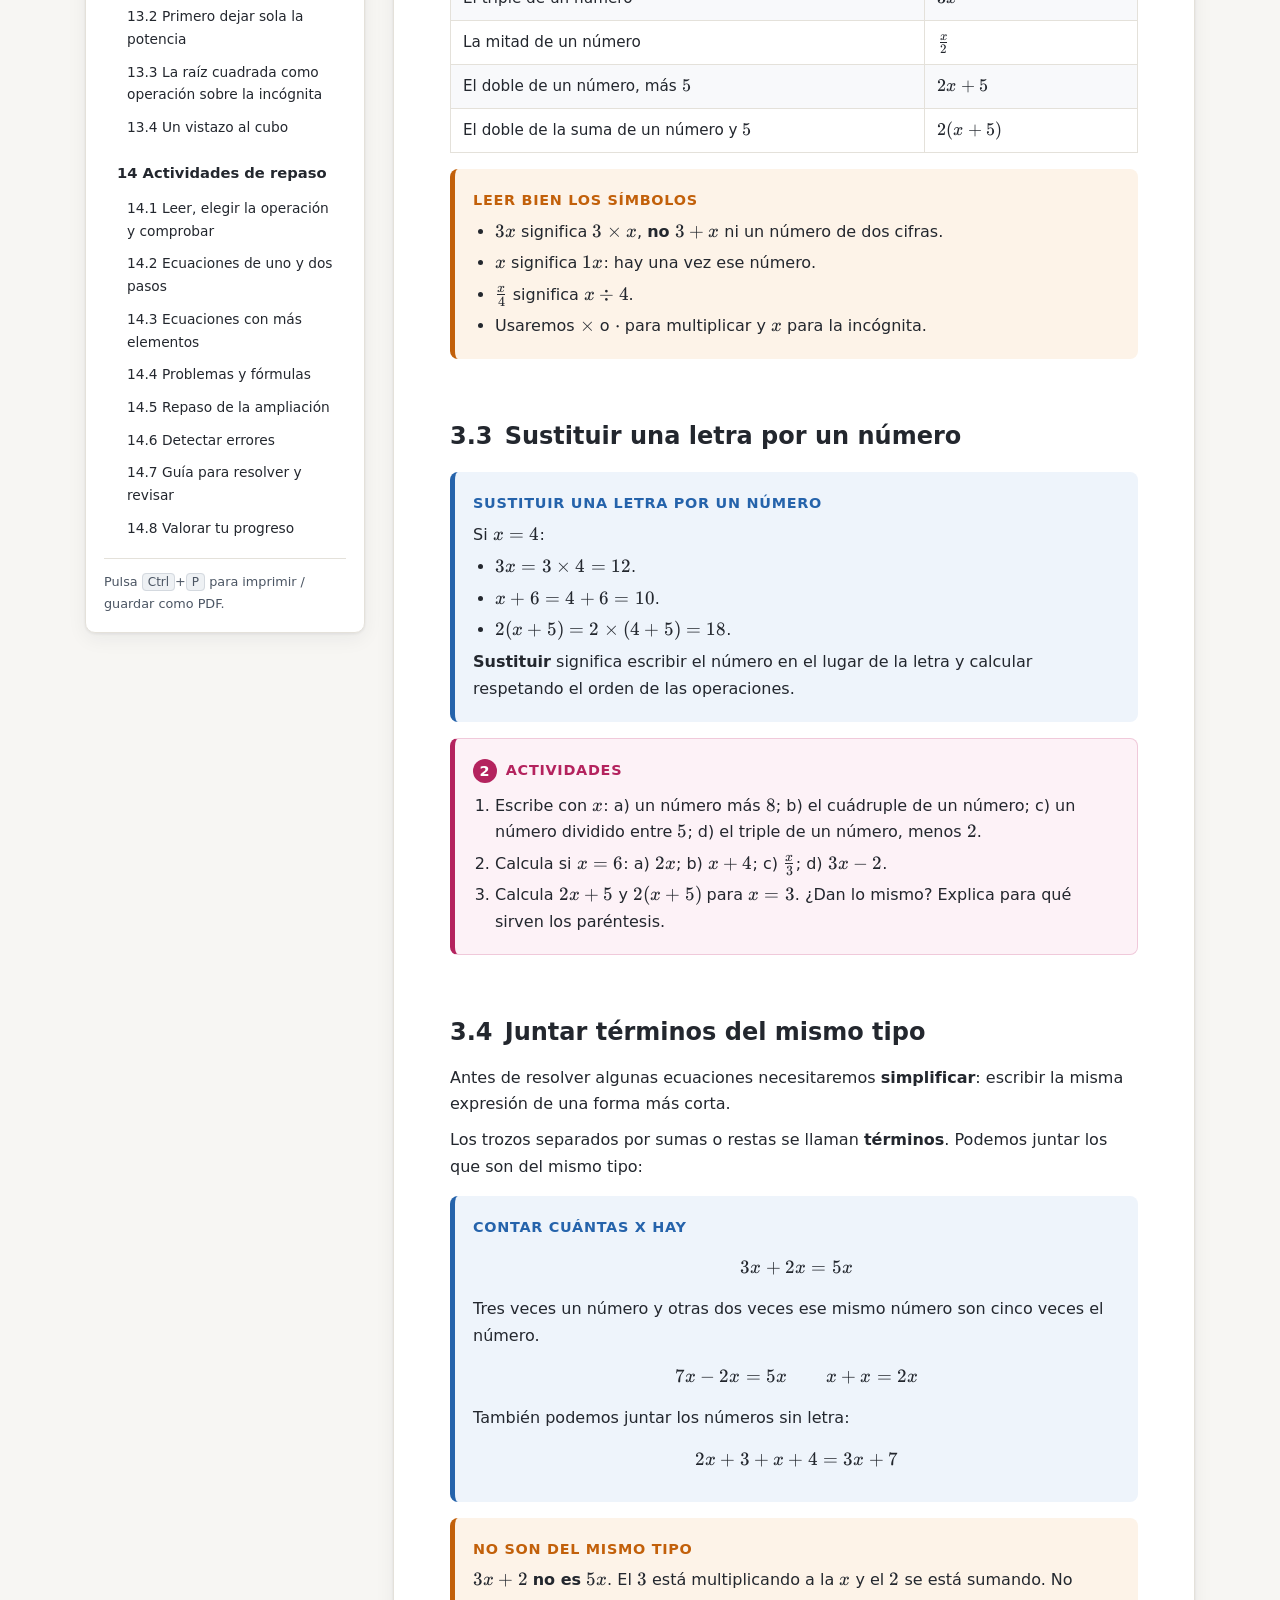
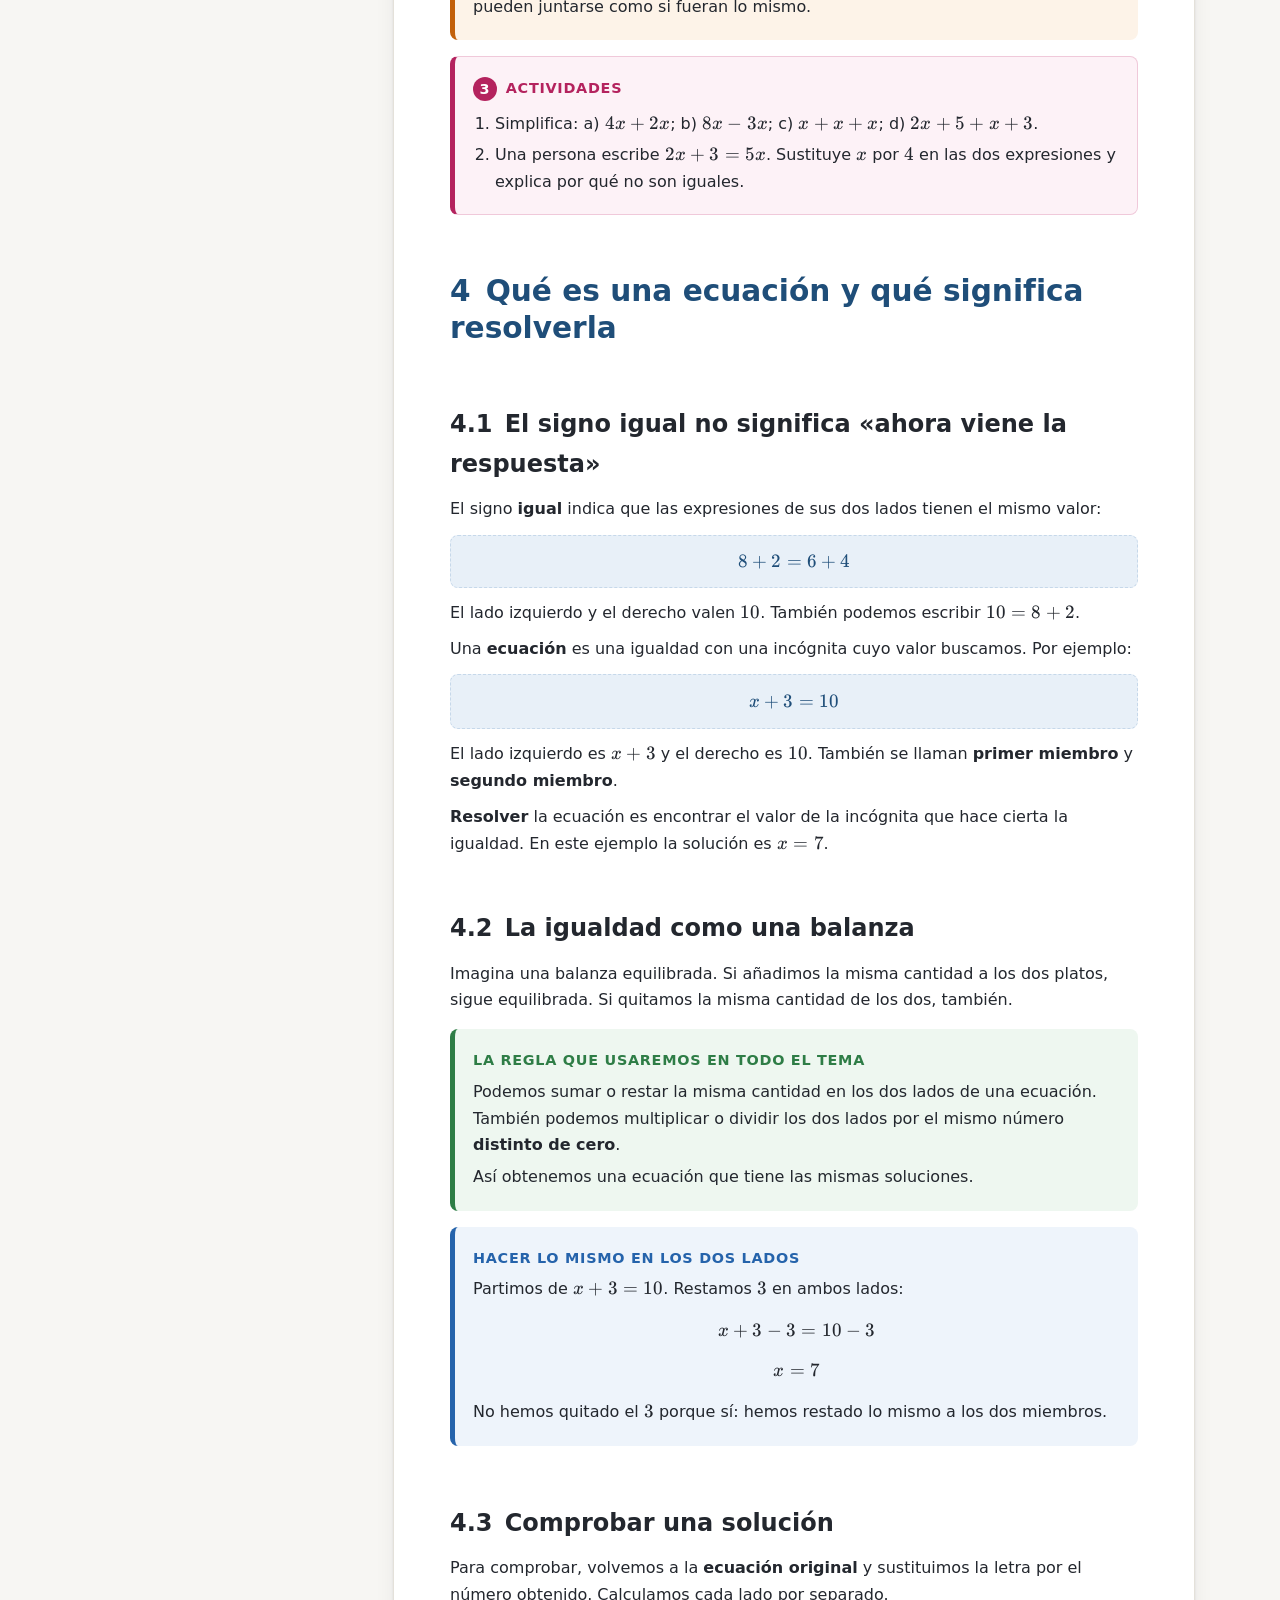
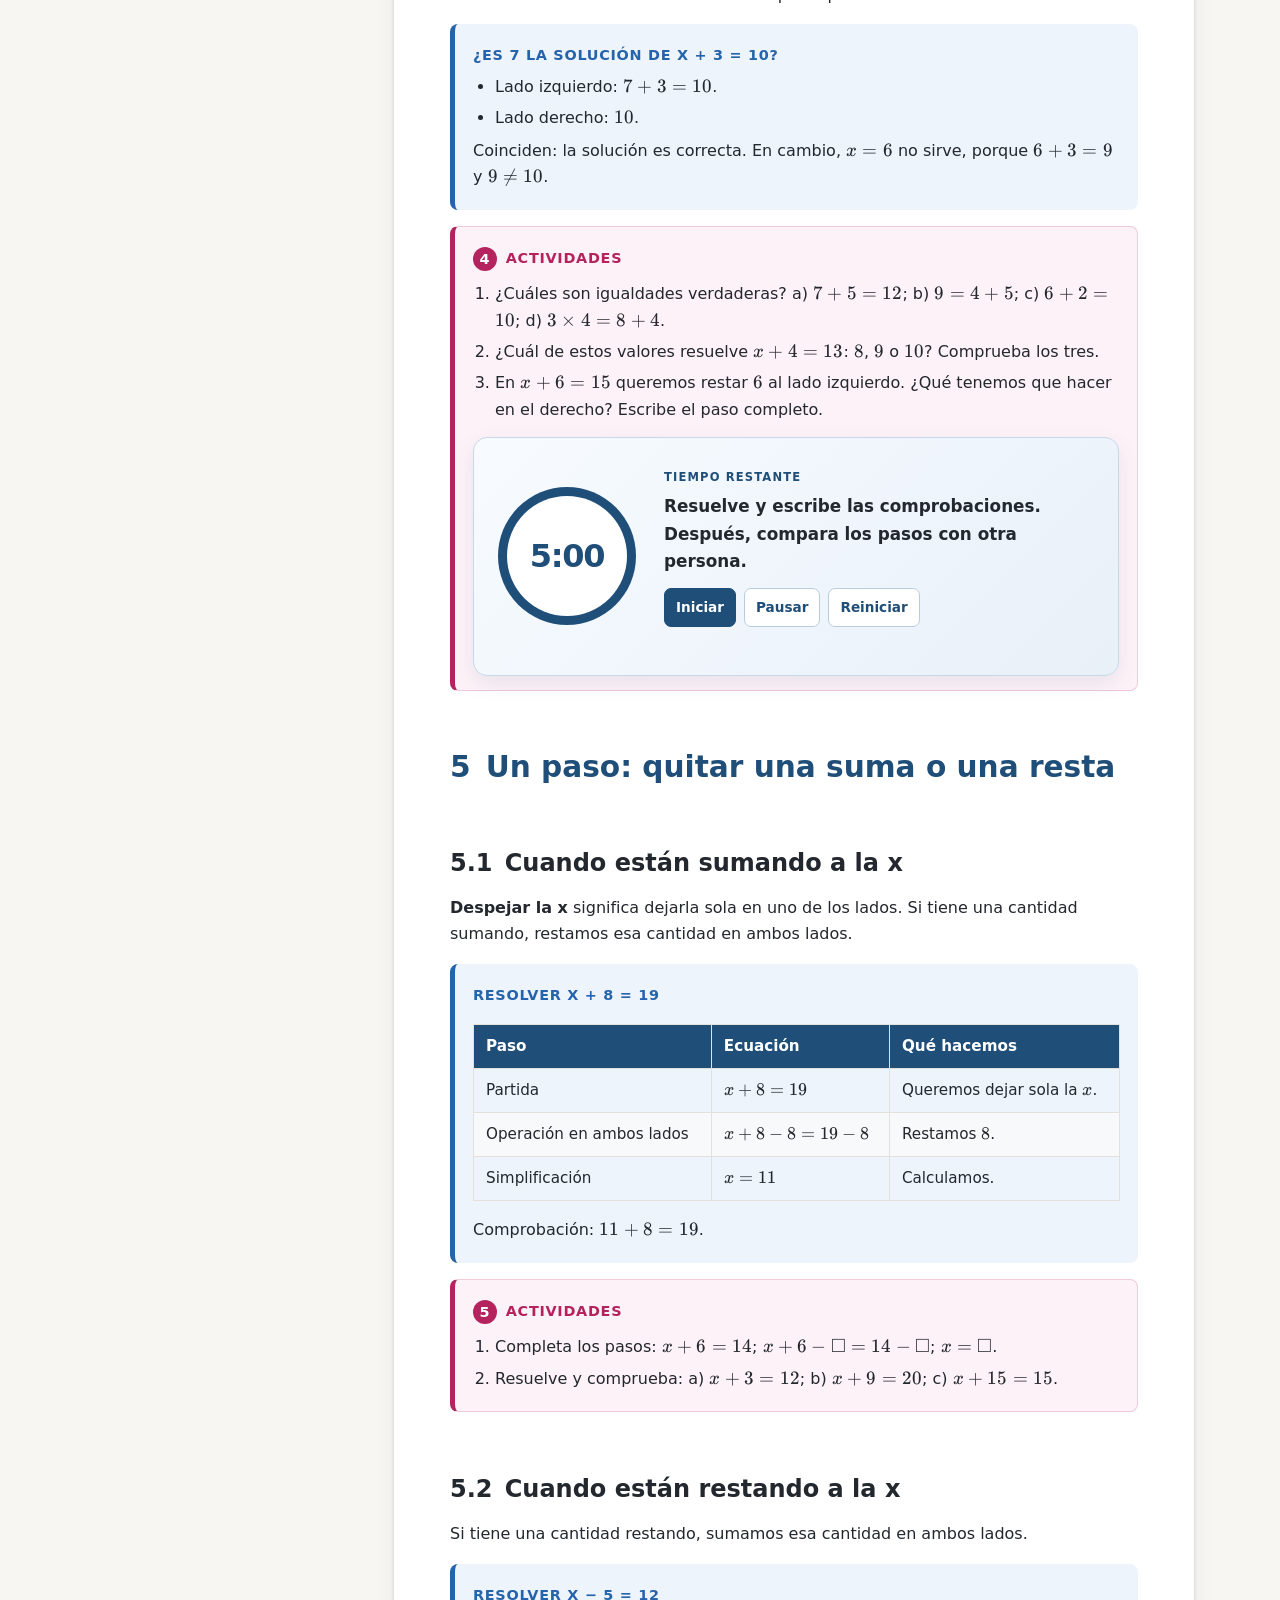
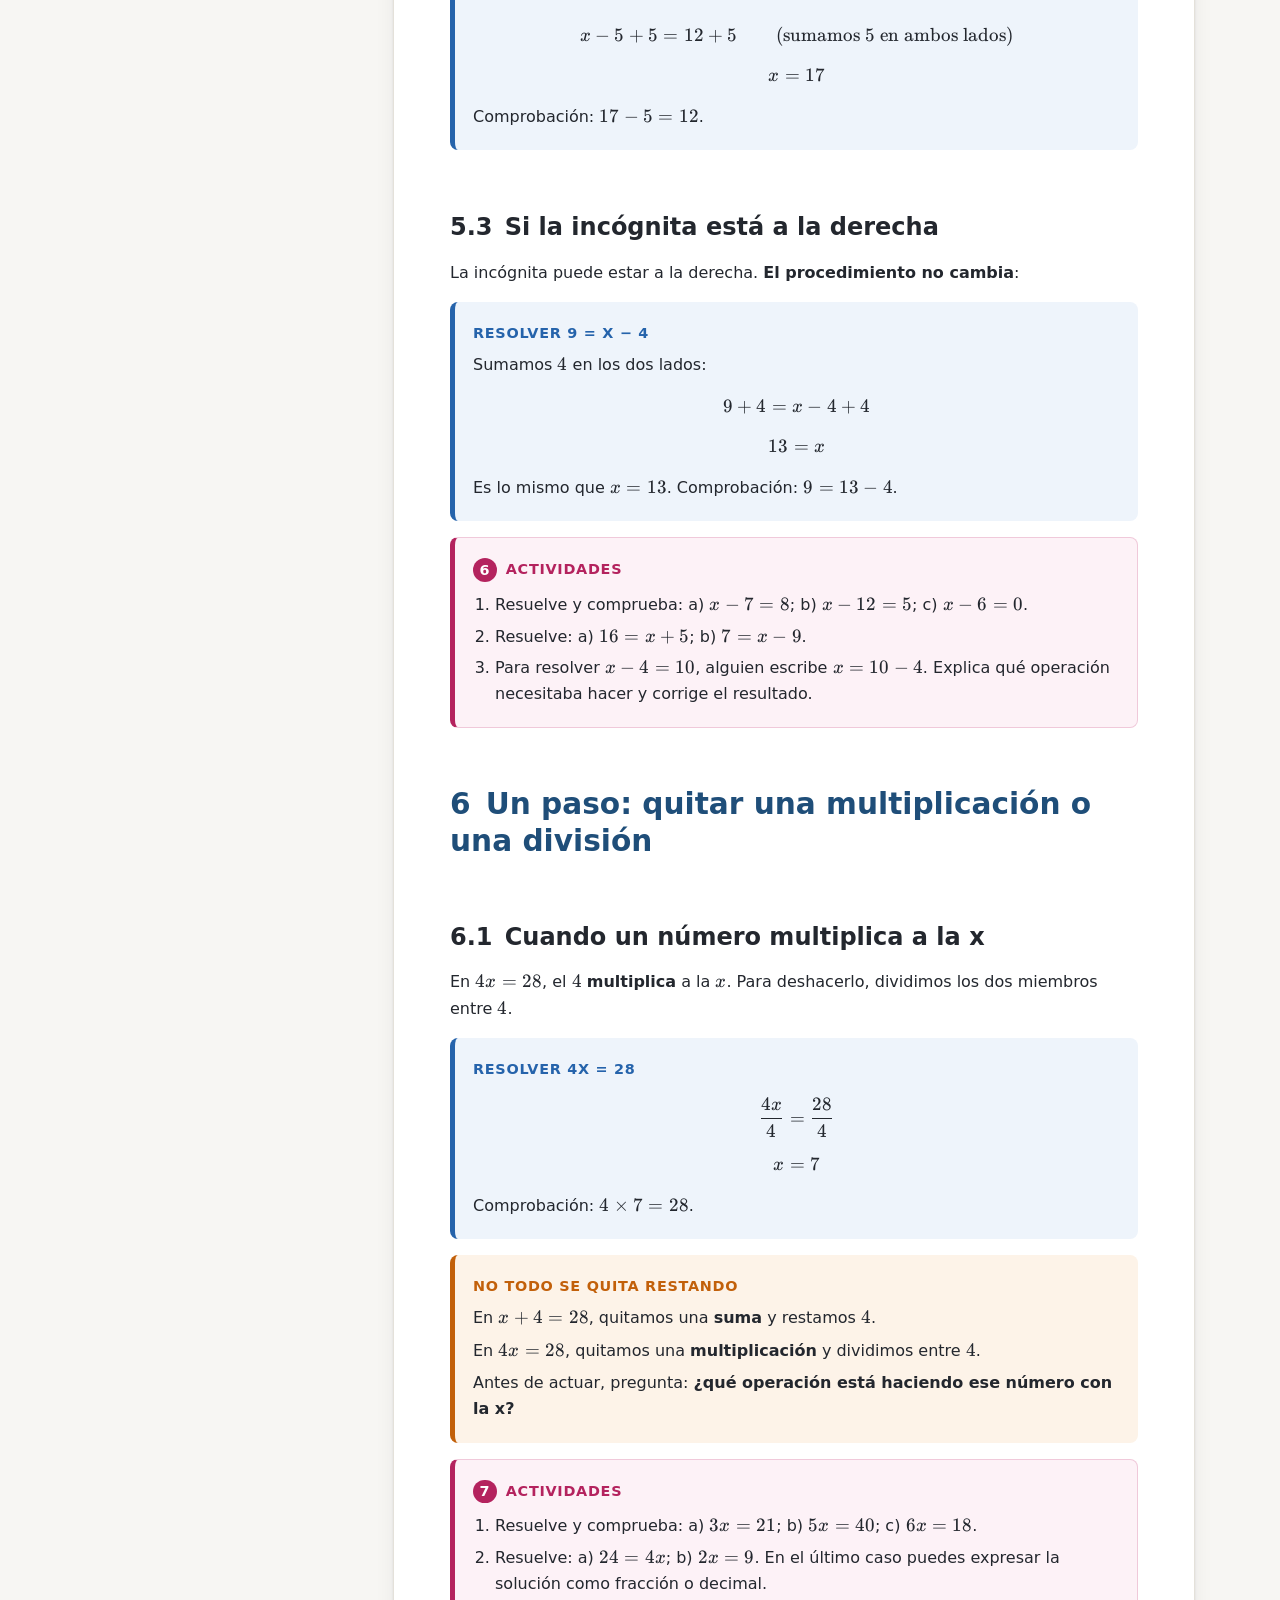
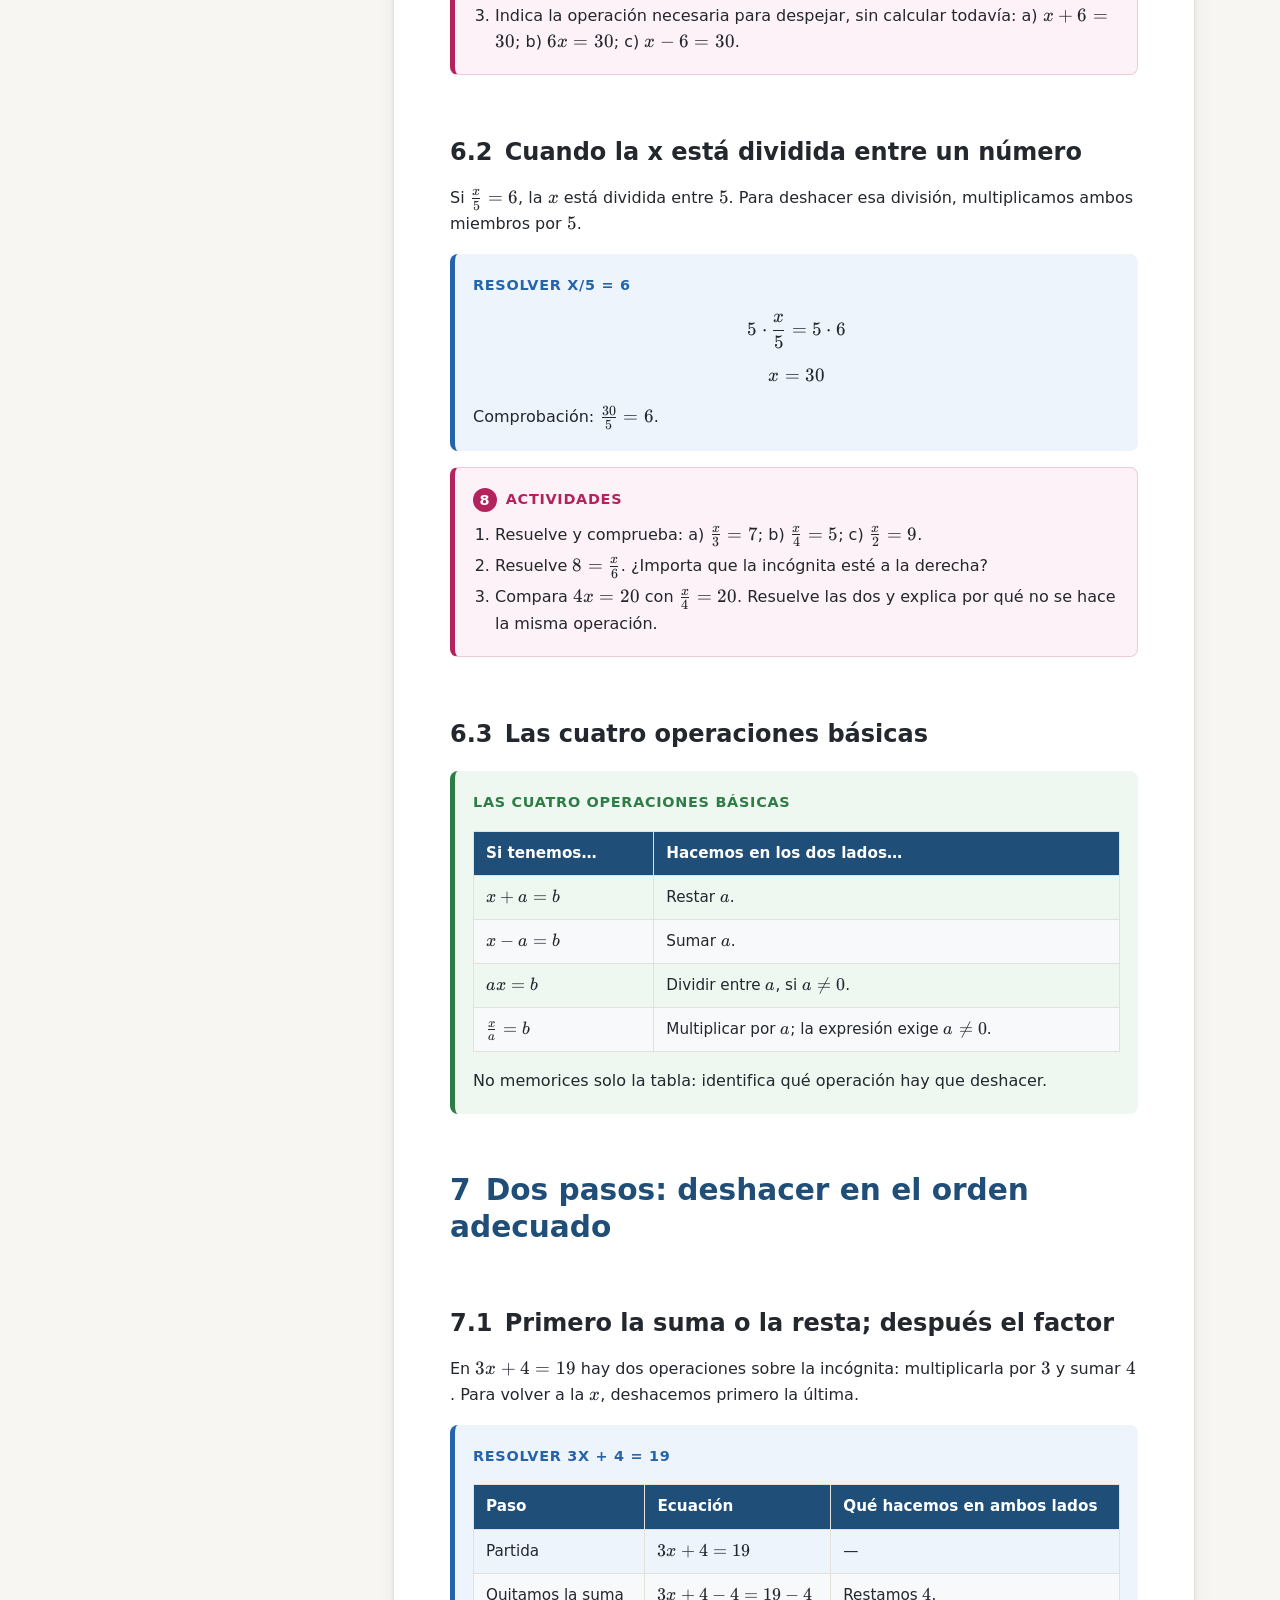
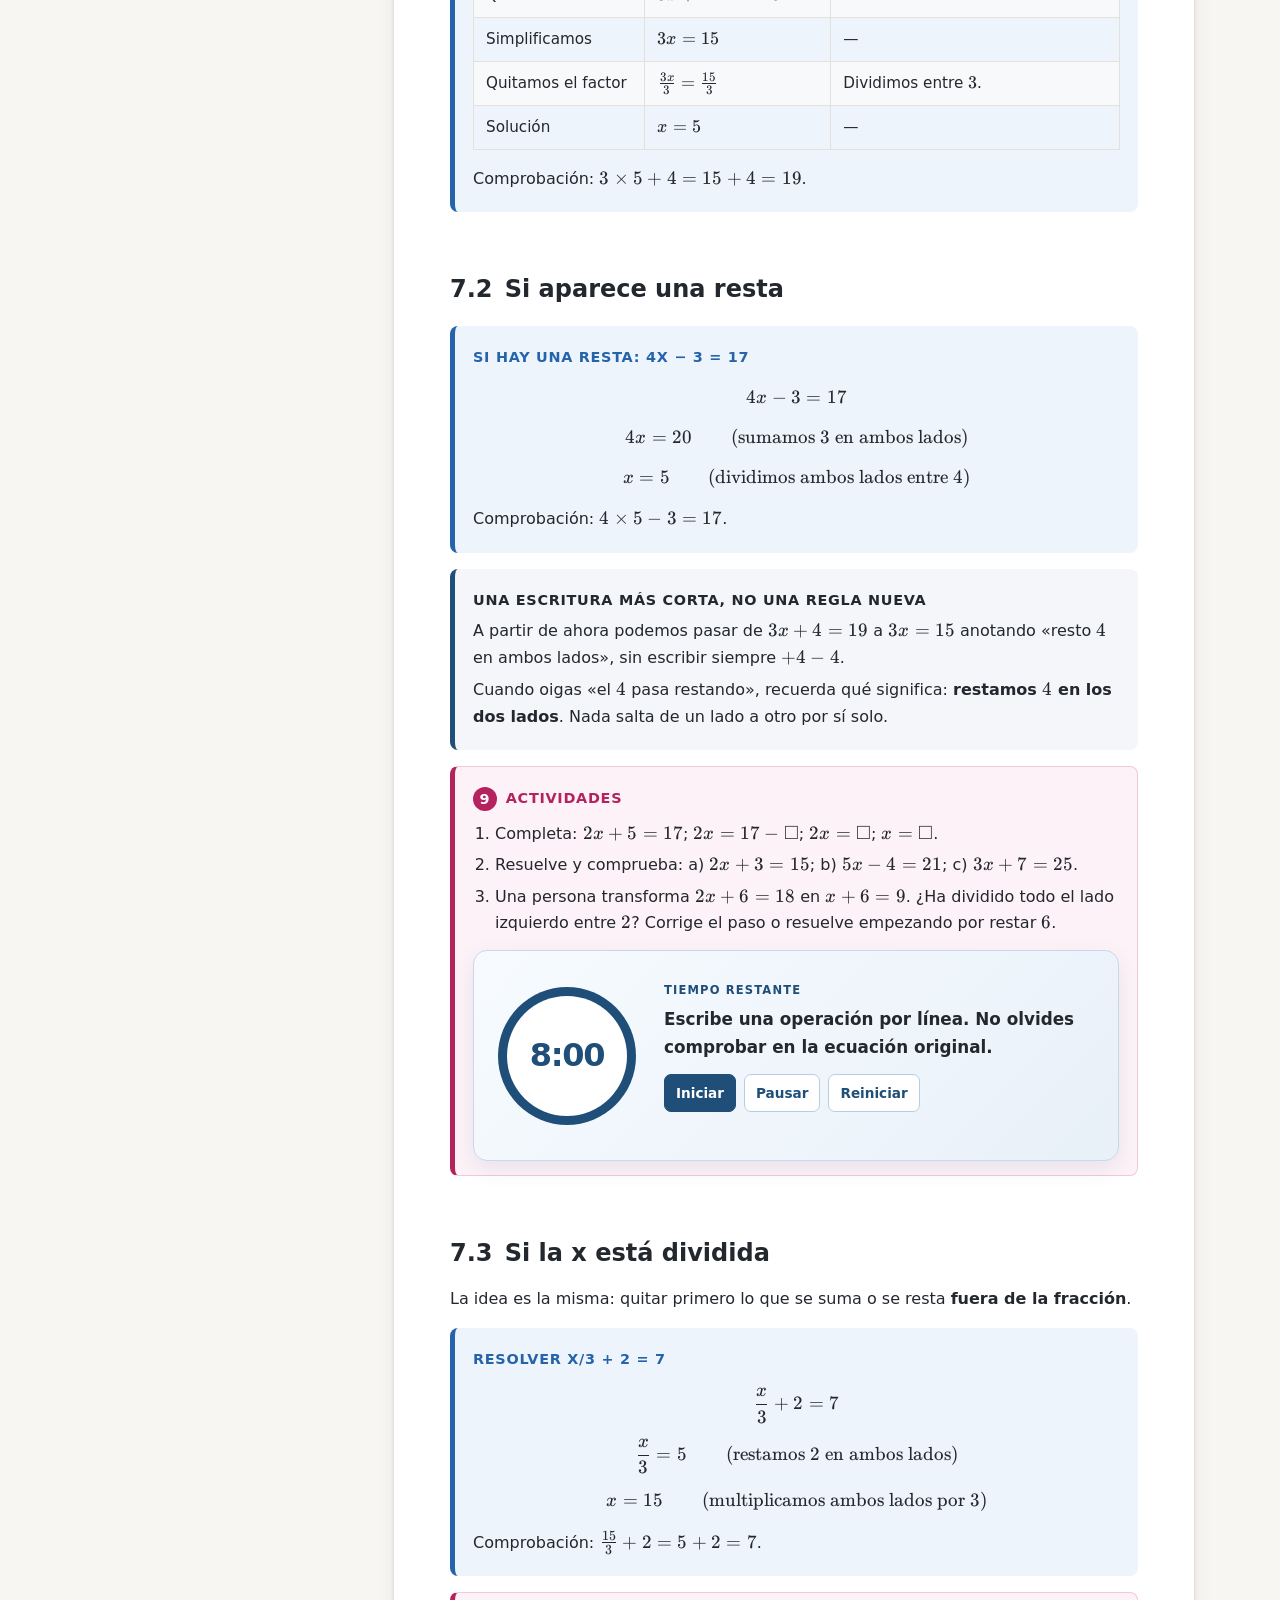
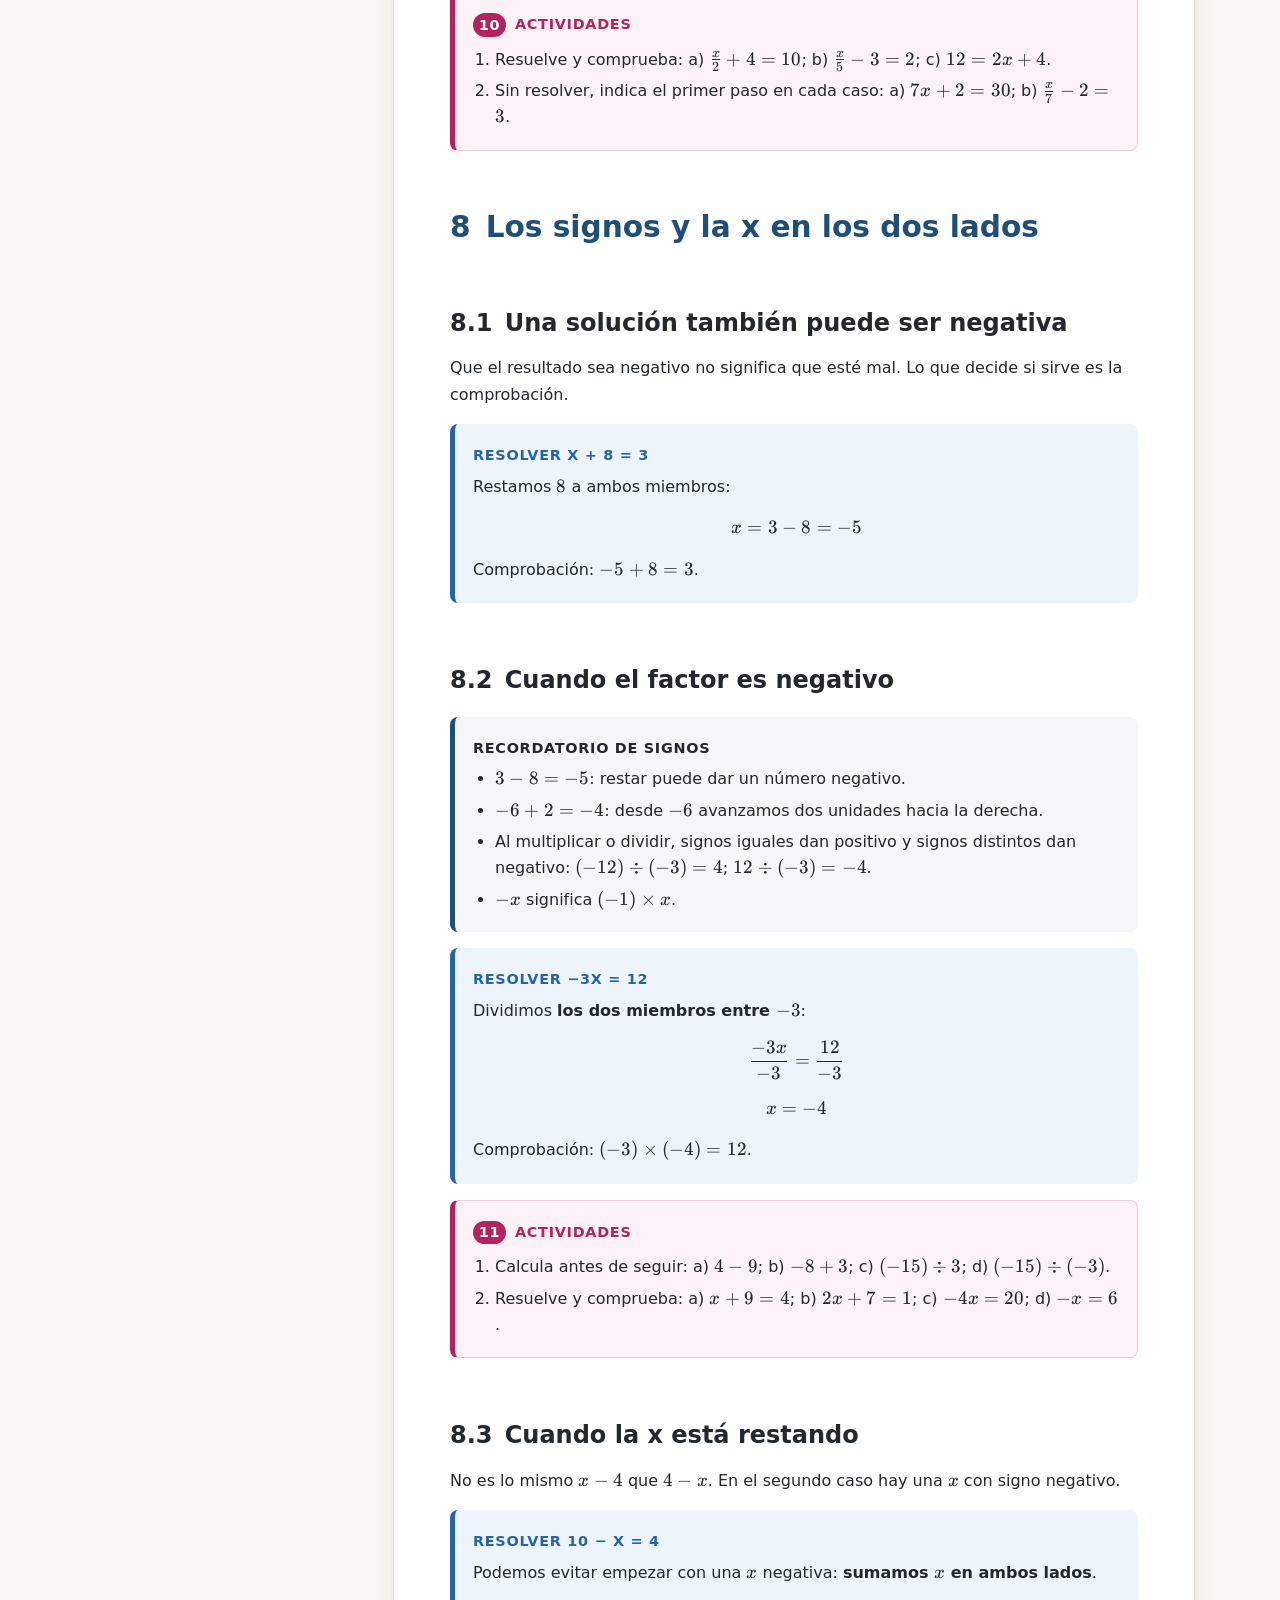
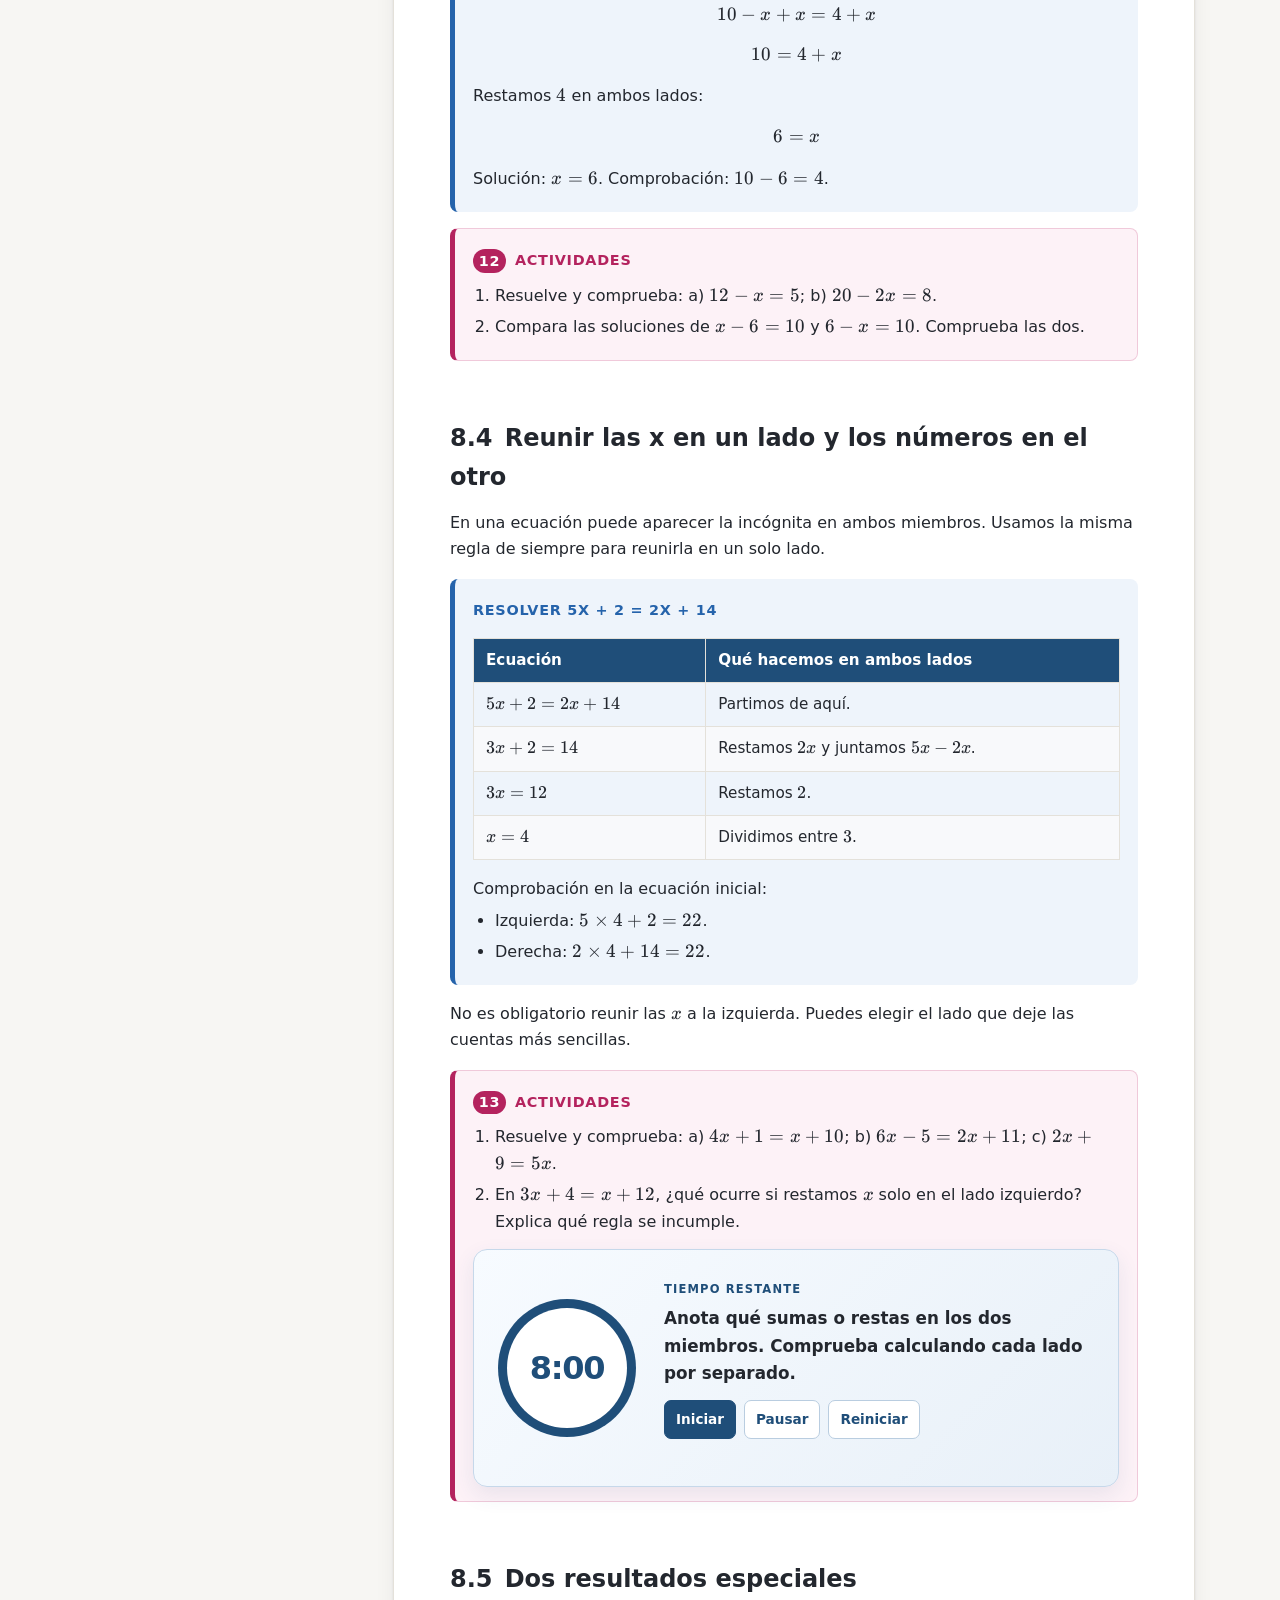
<file: capitulos/04-algebra-basica.html>
<!DOCTYPE html>
<html lang="es">
<head>
  <meta charset="UTF-8">
  <meta name="viewport" content="width=device-width, initial-scale=1.0">
  <title>Álgebra básica · Ciencias Aplicadas I</title>
  <meta name="description" content="Álgebra básica — Ciencias Aplicadas I">
  <link rel="stylesheet" href="../styles.css">
  <style>
@media print {
  @page {
    @top-left { content: "Ciencias Aplicadas I - 1º FPB"; }
    @top-right { content: "Colegio San Gabriel"; }
    @bottom-right { content: "Cap 4. Álgebra básica - " counter(page) "/" counter(pages); }
  }
}
</style>
  <!-- KaTeX se sirve localmente: el capítulo sigue funcionando sin Internet. -->
  <link rel="stylesheet" href="../lib/katex/katex.min.css">
</head>
<body>

  <!-- ======================= BARRA SUPERIOR ======================= -->
  <header class="topbar">
    <div class="topbar__title">
      <button class="btn btn--ghost topbar__menu" id="btn-menu" aria-label="Abrir índice">☰</button>
      <a class="topbar__brand" href="../index.html" title="Volver al índice general">Ciencias Aplicadas I</a>
    </div>
    <div class="topbar__actions">
      <a class="btn btn--primary" href="./04-algebra-basica.pdf" download title="Descargar el PDF ya maquetado"><svg class="btn__icon" aria-hidden="true" focusable="false" viewBox="0 0 24 24"><path d="M12 3v11m0 0 4-4m-4 4-4-4M5 17v3h14v-3" fill="none" stroke="currentColor" stroke-linecap="round" stroke-linejoin="round" stroke-width="2"/></svg><span class="btn__label">Descargar PDF</span></a>
      <button class="btn btn--primary" id="btn-slides" title="Ver el contenido como diapositivas">
        ▶ <span class="btn__label">Diapositivas</span>
      </button>
      <!-- Solo se muestra cuando editor-local.js sirve la página en 127.0.0.1. -->
      <a class="btn btn--outline" id="btn-editor" href="/editor" hidden title="Editar el Markdown en este ordenador">
        ✎ <span class="btn__label">Editar Markdown</span>
      </a>
    </div>
  </header>

  <div class="layout">

    <!-- ======================= ÍNDICE LATERAL ======================= -->
    <nav class="sidebar" id="sidebar" aria-label="Índice del capítulo">
      <p class="sidebar__title">Índice del capítulo</p>
      <ol class="toc" id="toc"><!-- se genera con JS --></ol>
      <p class="sidebar__hint">Pulsa <kbd>Ctrl</kbd>+<kbd>P</kbd> para imprimir / guardar como PDF.</p>
    </nav>

    <!-- ======================= CONTENIDO ======================= -->
    <main class="content" id="content">

      <header class="cover" id="portada">
  <span class="cover__number" aria-hidden="true">04</span>
  <div class="cover__body">
    <p class="cover__kicker">Ciencias Aplicadas I · Capítulo 4</p>
    <h1 class="cover__title">Álgebra básica</h1>
    <p class="cover__subtitle"><span class="tag tag--mat">Matemáticas</span></p>
    <div class="cover__meta"><span>Curso 2026 – 2027</span><span>1º FPB</span></div>
  </div>
</header>

      <section class="slide" id="seccion-1" data-materia="matematicas" data-seccion="¿Qué vamos a aprender?" data-seccion-numero="1" data-numero="1" data-nivel="2">
  <h2><span class="heading__number">1</span> ¿Qué vamos a aprender?</h2>
<p>A veces sabemos encontrar un número que falta haciendo pruebas o pensando «¿cuánto tendría que valer?». El <strong>álgebra</strong> nos ayuda a escribir ese razonamiento y a resolver situaciones en las que acertar a ojo ya no resulta fácil.</p>
<p>No hace falta saber resolver ecuaciones para empezar este tema. Vamos a avanzar desde los huecos con números hasta los despejes de fórmulas, <strong>paso a paso</strong>.</p>

<div class="box box--resumen">
<p class="box__title">Nuestro recorrido</p>
<p>Al terminar el bloque básico deberías ser capaz de:</p>
<ul>
<li>Entender qué significa una letra en una operación.</li>
<li>Reconocer qué te pide una ecuación y comprobar una solución.</li>
<li>Dejar la $x$ sola usando operaciones que mantienen la igualdad.</li>
<li>Resolver ecuaciones con varios pasos, signos, paréntesis y fracciones sencillas.</li>
<li>Plantear problemas y despejar distintas letras en fórmulas.</li>
</ul>
<p>Al final encontrarás una <strong>ampliación independiente</strong> sobre potencias y raíces. Trabájala cuando hayas afianzado lo anterior.</p>

</div>
<div class="box">
<p class="box__title">Cómo vamos a trabajar</p>
<p>Escribe una transformación por línea. Al principio, anota qué operación haces <strong>en los dos lados</strong>. Puedes usar la calculadora para las cuentas; lo importante es saber qué operación necesitas y por qué. Comprueba las respuestas en la ecuación de partida.</p>

</div>
</section>
<section class="slide slide--seccion slide--seccion--titulo-necesario" id="seccion-2" data-materia="matematicas" data-seccion="Antes de las letras: hacer y deshacer operaciones" data-seccion-numero="2" data-numero="2" data-nivel="2">
  <h2><span class="heading__number">2</span> Antes de las letras: hacer y deshacer operaciones</h2>
  <ul class="slide__indice-seccion">
    <li><span class="heading__number">2.1</span> Encontrar el número que falta</li>
    <li><span class="heading__number">2.2</span> Las operaciones inversas</li>
  </ul>

</section>
<section class="slide" id="seccion-3" data-materia="matematicas" data-seccion="Antes de las letras: hacer y deshacer operaciones" data-seccion-numero="2" data-numero="2.1" data-nivel="3">
  <h3><span class="heading__number">2.1</span> Encontrar el número que falta</h3>
<p>Completar una operación es un primer paso para resolver una ecuación. Piensa qué número hace que la igualdad sea cierta.</p>

<div class="box box--example">
<p class="box__title">Un hueco en una suma</p>
<p>$$\square + 5 = 12$$</p>
<p>Buscamos un número que, al sumarle $5$, dé $12$. Es el $7$, porque $7 + 5 = 12$.</p>
<p>Podemos encontrarlo restando: $12 - 5 = 7$.</p>

</div>
<p>Hacer pruebas puede servir para empezar. Después aprenderemos un procedimiento para no depender de adivinar.</p>

<div class="box box--actividades" data-actividad="1" aria-label="Actividades 1">
  <p class="box__title box__title--actividades"><span class="box__numero" aria-hidden="true">1</span><span>Actividades</span></p>
<ol>
<li>Completa: a) $\square + 4 = 11$; b) $\square - 3 = 8$; c) $5 \times \square = 20$; d) $\square \div 3 = 6$.</li>
<li>Explica con palabras cómo has encontrado el número del apartado a) y el del apartado c).</li>
</ol>

</div>
</section>
<section class="slide" id="seccion-4" data-materia="matematicas" data-seccion="Antes de las letras: hacer y deshacer operaciones" data-seccion-numero="2" data-numero="2.2" data-nivel="3">
  <h3><span class="heading__number">2.2</span> Las operaciones inversas</h3>
<p>Una <strong>operación inversa</strong> deshace lo que ha hecho otra:</p>
<table>
<thead>
<tr>
<th>Si hacemos…</th>
<th>Lo deshacemos con…</th>
<th>Ejemplo</th>
</tr>
</thead>
<tbody><tr>
<td>Sumar $4$</td>
<td>Restar $4$</td>
<td>$7 + 4 = 11$; $11 - 4 = 7$</td>
</tr>
<tr>
<td>Restar $4$</td>
<td>Sumar $4$</td>
<td>$9 - 4 = 5$; $5 + 4 = 9$</td>
</tr>
<tr>
<td>Multiplicar por $3$</td>
<td>Dividir entre $3$</td>
<td>$6 \times 3 = 18$; $18 \div 3 = 6$</td>
</tr>
<tr>
<td>Dividir entre $3$</td>
<td>Multiplicar por $3$</td>
<td>$12 \div 3 = 4$; $4 \times 3 = 12$</td>
</tr>
</tbody></table>

<div class="box box--dato">
<p class="box__title">Importante</p>
<p>Para deshacer una multiplicación o una división, el número que usamos no puede ser cero. <strong>No se puede dividir entre cero.</strong></p>

</div>
</section>
<section class="slide slide--seccion slide--seccion--titulo-necesario" id="seccion-5" data-materia="matematicas" data-seccion="De los números a las letras" data-seccion-numero="3" data-numero="3" data-nivel="2">
  <h2><span class="heading__number">3</span> De los números a las letras</h2>
  <ul class="slide__indice-seccion">
    <li><span class="heading__number">3.1</span> ¿Qué representa la x?</li>
    <li><span class="heading__number">3.2</span> Leer y escribir expresiones</li>
    <li><span class="heading__number">3.3</span> Sustituir una letra por un número</li>
    <li><span class="heading__number">3.4</span> Juntar términos del mismo tipo</li>
  </ul>

</section>
<section class="slide" id="seccion-6" data-materia="matematicas" data-seccion="De los números a las letras" data-seccion-numero="3" data-numero="3.1" data-nivel="3">
  <h3><span class="heading__number">3.1</span> ¿Qué representa la x?</h3>
<p>En lugar de un hueco, podemos escribir una letra. Cuando buscamos su valor la llamamos <strong>incógnita</strong>. La más habitual es $x$, pero también pueden usarse otras: $a$, $t$, $m$…</p>

<div class="math formula">
$$\square + 5 = 12 \qquad \longrightarrow \qquad x + 5 = 12$$
</div>
<p>En este caso, $x$ representa el número que buscamos: $7$.</p>
<p>No tiene siempre el mismo valor. En un ejercicio puede ser $7$ y en otro, $20$. <strong>Dentro de una misma ecuación, todas las x representan el mismo número.</strong></p>

</section>
<section class="slide" id="seccion-7" data-materia="matematicas" data-seccion="De los números a las letras" data-seccion-numero="3" data-numero="3.2" data-nivel="3">
  <h3><span class="heading__number">3.2</span> Leer y escribir expresiones</h3>
<p>Una <strong>expresión algebraica</strong> combina números, letras y operaciones. No tiene por qué llevar un signo igual.</p>
<table>
<thead>
<tr>
<th>Con palabras</th>
<th>Con una letra</th>
</tr>
</thead>
<tbody><tr>
<td>Un número más $5$</td>
<td>$x + 5$</td>
</tr>
<tr>
<td>Un número menos $5$</td>
<td>$x - 5$</td>
</tr>
<tr>
<td>El doble de un número</td>
<td>$2x$</td>
</tr>
<tr>
<td>El triple de un número</td>
<td>$3x$</td>
</tr>
<tr>
<td>La mitad de un número</td>
<td>$\frac{x}{2}$</td>
</tr>
<tr>
<td>El doble de un número, más $5$</td>
<td>$2x + 5$</td>
</tr>
<tr>
<td>El doble de la suma de un número y $5$</td>
<td>$2(x + 5)$</td>
</tr>
</tbody></table>

<div class="box box--dato">
<p class="box__title">Leer bien los símbolos</p>
<ul>
<li>$3x$ significa $3 \times x$, <strong>no</strong> $3 + x$ ni un número de dos cifras.</li>
<li>$x$ significa $1x$: hay una vez ese número.</li>
<li>$\frac{x}{4}$ significa $x \div 4$.</li>
<li>Usaremos $\times$ o $\cdot$ para multiplicar y $x$ para la incógnita.</li>
</ul>

</div>
</section>
<section class="slide" id="seccion-8" data-materia="matematicas" data-seccion="De los números a las letras" data-seccion-numero="3" data-numero="3.3" data-nivel="3">
  <h3><span class="heading__number">3.3</span> Sustituir una letra por un número</h3>
<div class="box box--example">
<p class="box__title">Sustituir una letra por un número</p>
<p>Si $x = 4$:</p>
<ul>
<li>$3x = 3 \times 4 = 12$.</li>
<li>$x + 6 = 4 + 6 = 10$.</li>
<li>$2(x + 5) = 2 \times (4 + 5) = 18$.</li>
</ul>
<p><strong>Sustituir</strong> significa escribir el número en el lugar de la letra y calcular respetando el orden de las operaciones.</p>

</div>
<div class="box box--actividades" data-actividad="2" aria-label="Actividades 2">
  <p class="box__title box__title--actividades"><span class="box__numero" aria-hidden="true">2</span><span>Actividades</span></p>
<ol>
<li>Escribe con $x$: a) un número más $8$; b) el cuádruple de un número; c) un número dividido entre $5$; d) el triple de un número, menos $2$.</li>
<li>Calcula si $x = 6$: a) $2x$; b) $x + 4$; c) $\frac{x}{3}$; d) $3x - 2$.</li>
<li>Calcula $2x + 5$ y $2(x + 5)$ para $x = 3$. ¿Dan lo mismo? Explica para qué sirven los paréntesis.</li>
</ol>

</div>
</section>
<section class="slide" id="seccion-9" data-materia="matematicas" data-seccion="De los números a las letras" data-seccion-numero="3" data-numero="3.4" data-nivel="3">
  <h3><span class="heading__number">3.4</span> Juntar términos del mismo tipo</h3>
<p>Antes de resolver algunas ecuaciones necesitaremos <strong>simplificar</strong>: escribir la misma expresión de una forma más corta.</p>
<p>Los trozos separados por sumas o restas se llaman <strong>términos</strong>. Podemos juntar los que son del mismo tipo:</p>

<div class="box box--example">
<p class="box__title">Contar cuántas x hay</p>
<p>$$3x + 2x = 5x$$</p>
<p>Tres veces un número y otras dos veces ese mismo número son cinco veces el número.</p>
<p>$$7x - 2x = 5x \qquad x + x = 2x$$</p>
<p>También podemos juntar los números sin letra:</p>
<p>$$2x + 3 + x + 4 = 3x + 7$$</p>

</div>
<div class="box box--dato">
<p class="box__title">No son del mismo tipo</p>
<p>$3x + 2$ <strong>no es</strong> $5x$. El $3$ está multiplicando a la $x$ y el $2$ se está sumando. No pueden juntarse como si fueran lo mismo.</p>

</div>
<div class="box box--actividades" data-actividad="3" aria-label="Actividades 3">
  <p class="box__title box__title--actividades"><span class="box__numero" aria-hidden="true">3</span><span>Actividades</span></p>
<ol>
<li>Simplifica: a) $4x + 2x$; b) $8x - 3x$; c) $x + x + x$; d) $2x + 5 + x + 3$.</li>
<li>Una persona escribe $2x + 3 = 5x$. Sustituye $x$ por $4$ en las dos expresiones y explica por qué no son iguales.</li>
</ol>

</div>
</section>
<section class="slide slide--seccion slide--seccion--titulo-necesario" id="seccion-10" data-materia="matematicas" data-seccion="Qué es una ecuación y qué significa resolverla" data-seccion-numero="4" data-numero="4" data-nivel="2">
  <h2><span class="heading__number">4</span> Qué es una ecuación y qué significa resolverla</h2>
  <ul class="slide__indice-seccion">
    <li><span class="heading__number">4.1</span> El signo igual no significa «ahora viene la respuesta»</li>
    <li><span class="heading__number">4.2</span> La igualdad como una balanza</li>
    <li><span class="heading__number">4.3</span> Comprobar una solución</li>
  </ul>

</section>
<section class="slide" id="seccion-11" data-materia="matematicas" data-seccion="Qué es una ecuación y qué significa resolverla" data-seccion-numero="4" data-numero="4.1" data-nivel="3">
  <h3><span class="heading__number">4.1</span> El signo igual no significa «ahora viene la respuesta»</h3>
<p>El signo <strong>igual</strong> indica que las expresiones de sus dos lados tienen el mismo valor:</p>

<div class="math formula">
$$8 + 2 = 6 + 4$$
</div>
<p>El lado izquierdo y el derecho valen $10$. También podemos escribir $10 = 8 + 2$.</p>
<p>Una <strong>ecuación</strong> es una igualdad con una incógnita cuyo valor buscamos. Por ejemplo:</p>

<div class="math formula">
$$x + 3 = 10$$
</div>
<p>El lado izquierdo es $x + 3$ y el derecho es $10$. También se llaman <strong>primer miembro</strong> y <strong>segundo miembro</strong>.</p>
<p><strong>Resolver</strong> la ecuación es encontrar el valor de la incógnita que hace cierta la igualdad. En este ejemplo la solución es $x = 7$.</p>

</section>
<section class="slide" id="seccion-12" data-materia="matematicas" data-seccion="Qué es una ecuación y qué significa resolverla" data-seccion-numero="4" data-numero="4.2" data-nivel="3">
  <h3><span class="heading__number">4.2</span> La igualdad como una balanza</h3>
<p>Imagina una balanza equilibrada. Si añadimos la misma cantidad a los dos platos, sigue equilibrada. Si quitamos la misma cantidad de los dos, también.</p>

<div class="box box--resumen">
<p class="box__title">La regla que usaremos en todo el tema</p>
<p>Podemos sumar o restar la misma cantidad en los dos lados de una ecuación. También podemos multiplicar o dividir los dos lados por el mismo número <strong>distinto de cero</strong>.</p>
<p>Así obtenemos una ecuación que tiene las mismas soluciones.</p>

</div>
<div class="box box--example">
<p class="box__title">Hacer lo mismo en los dos lados</p>
<p>Partimos de $x + 3 = 10$. Restamos $3$ en ambos lados:</p>
<p>$$x + 3 - 3 = 10 - 3$$</p>
<p>$$x = 7$$</p>
<p>No hemos quitado el $3$ porque sí: hemos restado lo mismo a los dos miembros.</p>

</div>
</section>
<section class="slide" id="seccion-13" data-materia="matematicas" data-seccion="Qué es una ecuación y qué significa resolverla" data-seccion-numero="4" data-numero="4.3" data-nivel="3">
  <h3><span class="heading__number">4.3</span> Comprobar una solución</h3>
<p>Para comprobar, volvemos a la <strong>ecuación original</strong> y sustituimos la letra por el número obtenido. Calculamos cada lado por separado.</p>

<div class="box box--example">
<p class="box__title">¿Es 7 la solución de x + 3 = 10?</p>
<ul>
<li>Lado izquierdo: $7 + 3 = 10$.</li>
<li>Lado derecho: $10$.</li>
</ul>
<p>Coinciden: la solución es correcta. En cambio, $x = 6$ no sirve, porque $6 + 3 = 9$ y $9 \ne 10$.</p>

</div>
<div class="box box--actividades" data-actividad="4" aria-label="Actividades 4">
  <p class="box__title box__title--actividades"><span class="box__numero" aria-hidden="true">4</span><span>Actividades</span></p>
<ol>
<li>¿Cuáles son igualdades verdaderas? a) $7 + 5 = 12$; b) $9 = 4 + 5$; c) $6 + 2 = 10$; d) $3 \times 4 = 8 + 4$.</li>
<li>¿Cuál de estos valores resuelve $x + 4 = 13$: $8$, $9$ o $10$? Comprueba los tres.</li>
<li>En $x + 6 = 15$ queremos restar $6$ al lado izquierdo. ¿Qué tenemos que hacer en el derecho? Escribe el paso completo.</li>
</ol>

<div class="timer" data-timer-seconds="300" data-timer-duration="5:00" role="group" aria-label="Temporizador de 5:00">
  <div class="timer__dial" aria-hidden="true"><span class="timer__display">5:00</span></div>
  <div class="timer__body">
    <p class="timer__eyebrow">Tiempo restante</p>
    <div class="timer__label">Resuelve y escribe las comprobaciones. Después, compara los pasos con otra persona.</div>
    <div class="timer__controls">
      <button class="timer__button timer__button--start" type="button" data-timer-action="start">Iniciar</button>
      <button class="timer__button" type="button" data-timer-action="pause">Pausar</button>
      <button class="timer__button timer__button--reset" type="button" data-timer-action="reset">Reiniciar</button>
    </div>
    <output class="timer__announcement" aria-live="polite"></output>
  </div>
</div>
</div>
</section>
<section class="slide slide--seccion slide--seccion--titulo-necesario" id="seccion-14" data-materia="matematicas" data-seccion="Un paso: quitar una suma o una resta" data-seccion-numero="5" data-numero="5" data-nivel="2">
  <h2><span class="heading__number">5</span> Un paso: quitar una suma o una resta</h2>
  <ul class="slide__indice-seccion">
    <li><span class="heading__number">5.1</span> Cuando están sumando a la x</li>
    <li><span class="heading__number">5.2</span> Cuando están restando a la x</li>
    <li><span class="heading__number">5.3</span> Si la incógnita está a la derecha</li>
  </ul>

</section>
<section class="slide" id="seccion-15" data-materia="matematicas" data-seccion="Un paso: quitar una suma o una resta" data-seccion-numero="5" data-numero="5.1" data-nivel="3">
  <h3><span class="heading__number">5.1</span> Cuando están sumando a la x</h3>
<p><strong>Despejar la x</strong> significa dejarla sola en uno de los lados. Si tiene una cantidad sumando, restamos esa cantidad en ambos lados.</p>

<div class="box box--example">
<p class="box__title">Resolver x + 8 = 19</p>
<table>
<thead>
<tr>
<th>Paso</th>
<th>Ecuación</th>
<th>Qué hacemos</th>
</tr>
</thead>
<tbody><tr>
<td>Partida</td>
<td>$x + 8 = 19$</td>
<td>Queremos dejar sola la $x$.</td>
</tr>
<tr>
<td>Operación en ambos lados</td>
<td>$x + 8 - 8 = 19 - 8$</td>
<td>Restamos $8$.</td>
</tr>
<tr>
<td>Simplificación</td>
<td>$x = 11$</td>
<td>Calculamos.</td>
</tr>
</tbody></table>
<p>Comprobación: $11 + 8 = 19$.</p>

</div>
<div class="box box--actividades" data-actividad="5" aria-label="Actividades 5">
  <p class="box__title box__title--actividades"><span class="box__numero" aria-hidden="true">5</span><span>Actividades</span></p>
<ol>
<li>Completa los pasos: $x + 6 = 14$; $x + 6 - \square = 14 - \square$; $x = \square$.</li>
<li>Resuelve y comprueba: a) $x + 3 = 12$; b) $x + 9 = 20$; c) $x + 15 = 15$.</li>
</ol>

</div>
</section>
<section class="slide" id="seccion-16" data-materia="matematicas" data-seccion="Un paso: quitar una suma o una resta" data-seccion-numero="5" data-numero="5.2" data-nivel="3">
  <h3><span class="heading__number">5.2</span> Cuando están restando a la x</h3>
<p>Si tiene una cantidad restando, sumamos esa cantidad en ambos lados.</p>

<div class="box box--example">
<p class="box__title">Resolver x − 5 = 12</p>
<p>$$x - 5 + 5 = 12 + 5 \qquad \text{(sumamos 5 en ambos lados)}$$</p>
<p>$$x = 17$$</p>
<p>Comprobación: $17 - 5 = 12$.</p>

</div>
</section>
<section class="slide" id="seccion-17" data-materia="matematicas" data-seccion="Un paso: quitar una suma o una resta" data-seccion-numero="5" data-numero="5.3" data-nivel="3">
  <h3><span class="heading__number">5.3</span> Si la incógnita está a la derecha</h3>
<p>La incógnita puede estar a la derecha. <strong>El procedimiento no cambia</strong>:</p>

<div class="box box--example">
<p class="box__title">Resolver 9 = x − 4</p>
<p>Sumamos $4$ en los dos lados:</p>
<p>$$9 + 4 = x - 4 + 4$$</p>
<p>$$13 = x$$</p>
<p>Es lo mismo que $x = 13$. Comprobación: $9 = 13 - 4$.</p>

</div>
<div class="box box--actividades" data-actividad="6" aria-label="Actividades 6">
  <p class="box__title box__title--actividades"><span class="box__numero" aria-hidden="true">6</span><span>Actividades</span></p>
<ol>
<li>Resuelve y comprueba: a) $x - 7 = 8$; b) $x - 12 = 5$; c) $x - 6 = 0$.</li>
<li>Resuelve: a) $16 = x + 5$; b) $7 = x - 9$.</li>
<li>Para resolver $x - 4 = 10$, alguien escribe $x = 10 - 4$. Explica qué operación necesitaba hacer y corrige el resultado.</li>
</ol>

</div>
</section>
<section class="slide slide--seccion slide--seccion--titulo-necesario" id="seccion-18" data-materia="matematicas" data-seccion="Un paso: quitar una multiplicación o una división" data-seccion-numero="6" data-numero="6" data-nivel="2">
  <h2><span class="heading__number">6</span> Un paso: quitar una multiplicación o una división</h2>
  <ul class="slide__indice-seccion">
    <li><span class="heading__number">6.1</span> Cuando un número multiplica a la x</li>
    <li><span class="heading__number">6.2</span> Cuando la x está dividida entre un número</li>
    <li><span class="heading__number">6.3</span> Las cuatro operaciones básicas</li>
  </ul>

</section>
<section class="slide" id="seccion-19" data-materia="matematicas" data-seccion="Un paso: quitar una multiplicación o una división" data-seccion-numero="6" data-numero="6.1" data-nivel="3">
  <h3><span class="heading__number">6.1</span> Cuando un número multiplica a la x</h3>
<p>En $4x = 28$, el $4$ <strong>multiplica</strong> a la $x$. Para deshacerlo, dividimos los dos miembros entre $4$.</p>

<div class="box box--example">
<p class="box__title">Resolver 4x = 28</p>
<p>$$\frac{4x}{4} = \frac{28}{4}$$</p>
<p>$$x = 7$$</p>
<p>Comprobación: $4 \times 7 = 28$.</p>

</div>
<div class="box box--dato">
<p class="box__title">No todo se quita restando</p>
<p>En $x + 4 = 28$, quitamos una <strong>suma</strong> y restamos $4$.</p>
<p>En $4x = 28$, quitamos una <strong>multiplicación</strong> y dividimos entre $4$.</p>
<p>Antes de actuar, pregunta: <strong>¿qué operación está haciendo ese número con la x?</strong></p>

</div>
<div class="box box--actividades" data-actividad="7" aria-label="Actividades 7">
  <p class="box__title box__title--actividades"><span class="box__numero" aria-hidden="true">7</span><span>Actividades</span></p>
<ol>
<li>Resuelve y comprueba: a) $3x = 21$; b) $5x = 40$; c) $6x = 18$.</li>
<li>Resuelve: a) $24 = 4x$; b) $2x = 9$. En el último caso puedes expresar la solución como fracción o decimal.</li>
<li>Indica la operación necesaria para despejar, sin calcular todavía: a) $x + 6 = 30$; b) $6x = 30$; c) $x - 6 = 30$.</li>
</ol>

</div>
</section>
<section class="slide" id="seccion-20" data-materia="matematicas" data-seccion="Un paso: quitar una multiplicación o una división" data-seccion-numero="6" data-numero="6.2" data-nivel="3">
  <h3><span class="heading__number">6.2</span> Cuando la x está dividida entre un número</h3>
<p>Si $\frac{x}{5} = 6$, la $x$ está dividida entre $5$. Para deshacer esa división, multiplicamos ambos miembros por $5$.</p>

<div class="box box--example">
<p class="box__title">Resolver x/5 = 6</p>
<p>$$5 \cdot \frac{x}{5} = 5 \cdot 6$$</p>
<p>$$x = 30$$</p>
<p>Comprobación: $\frac{30}{5} = 6$.</p>

</div>
<div class="box box--actividades" data-actividad="8" aria-label="Actividades 8">
  <p class="box__title box__title--actividades"><span class="box__numero" aria-hidden="true">8</span><span>Actividades</span></p>
<ol>
<li>Resuelve y comprueba: a) $\frac{x}{3} = 7$; b) $\frac{x}{4} = 5$; c) $\frac{x}{2} = 9$.</li>
<li>Resuelve $8 = \frac{x}{6}$. ¿Importa que la incógnita esté a la derecha?</li>
<li>Compara $4x = 20$ con $\frac{x}{4} = 20$. Resuelve las dos y explica por qué no se hace la misma operación.</li>
</ol>

</div>
</section>
<section class="slide" id="seccion-21" data-materia="matematicas" data-seccion="Un paso: quitar una multiplicación o una división" data-seccion-numero="6" data-numero="6.3" data-nivel="3">
  <h3><span class="heading__number">6.3</span> Las cuatro operaciones básicas</h3>
<div class="box box--resumen">
<p class="box__title">Las cuatro operaciones básicas</p>
<table>
<thead>
<tr>
<th>Si tenemos…</th>
<th>Hacemos en los dos lados…</th>
</tr>
</thead>
<tbody><tr>
<td>$x + a = b$</td>
<td>Restar $a$.</td>
</tr>
<tr>
<td>$x - a = b$</td>
<td>Sumar $a$.</td>
</tr>
<tr>
<td>$ax = b$</td>
<td>Dividir entre $a$, si $a \ne 0$.</td>
</tr>
<tr>
<td>$\frac{x}{a} = b$</td>
<td>Multiplicar por $a$; la expresión exige $a \ne 0$.</td>
</tr>
</tbody></table>
<p>No memorices solo la tabla: identifica qué operación hay que deshacer.</p>

</div>
</section>
<section class="slide slide--seccion slide--seccion--titulo-necesario" id="seccion-22" data-materia="matematicas" data-seccion="Dos pasos: deshacer en el orden adecuado" data-seccion-numero="7" data-numero="7" data-nivel="2">
  <h2><span class="heading__number">7</span> Dos pasos: deshacer en el orden adecuado</h2>
  <ul class="slide__indice-seccion">
    <li><span class="heading__number">7.1</span> Primero la suma o la resta; después el factor</li>
    <li><span class="heading__number">7.2</span> Si aparece una resta</li>
    <li><span class="heading__number">7.3</span> Si la x está dividida</li>
  </ul>

</section>
<section class="slide" id="seccion-23" data-materia="matematicas" data-seccion="Dos pasos: deshacer en el orden adecuado" data-seccion-numero="7" data-numero="7.1" data-nivel="3">
  <h3><span class="heading__number">7.1</span> Primero la suma o la resta; después el factor</h3>
<p>En $3x + 4 = 19$ hay dos operaciones sobre la incógnita: multiplicarla por $3$ y sumar $4$. Para volver a la $x$, deshacemos primero la última.</p>

<div class="box box--example">
<p class="box__title">Resolver 3x + 4 = 19</p>
<table>
<thead>
<tr>
<th>Paso</th>
<th>Ecuación</th>
<th>Qué hacemos en ambos lados</th>
</tr>
</thead>
<tbody><tr>
<td>Partida</td>
<td>$3x + 4 = 19$</td>
<td>—</td>
</tr>
<tr>
<td>Quitamos la suma</td>
<td>$3x + 4 - 4 = 19 - 4$</td>
<td>Restamos $4$.</td>
</tr>
<tr>
<td>Simplificamos</td>
<td>$3x = 15$</td>
<td>—</td>
</tr>
<tr>
<td>Quitamos el factor</td>
<td>$\frac{3x}{3} = \frac{15}{3}$</td>
<td>Dividimos entre $3$.</td>
</tr>
<tr>
<td>Solución</td>
<td>$x = 5$</td>
<td>—</td>
</tr>
</tbody></table>
<p>Comprobación: $3 \times 5 + 4 = 15 + 4 = 19$.</p>

</div>
</section>
<section class="slide" id="seccion-24" data-materia="matematicas" data-seccion="Dos pasos: deshacer en el orden adecuado" data-seccion-numero="7" data-numero="7.2" data-nivel="3">
  <h3><span class="heading__number">7.2</span> Si aparece una resta</h3>
<div class="box box--example">
<p class="box__title">Si hay una resta: 4x − 3 = 17</p>
<p>$$4x - 3 = 17$$</p>
<p>$$4x = 20 \qquad \text{(sumamos 3 en ambos lados)}$$</p>
<p>$$x = 5 \qquad \text{(dividimos ambos lados entre 4)}$$</p>
<p>Comprobación: $4 \times 5 - 3 = 17$.</p>

</div>
<div class="box">
<p class="box__title">Una escritura más corta, no una regla nueva</p>
<p>A partir de ahora podemos pasar de $3x + 4 = 19$ a $3x = 15$ anotando «resto $4$ en ambos lados», sin escribir siempre $+4-4$.</p>
<p>Cuando oigas «el $4$ pasa restando», recuerda qué significa: <strong>restamos $4$ en los dos lados</strong>. Nada salta de un lado a otro por sí solo.</p>

</div>
<div class="box box--actividades" data-actividad="9" aria-label="Actividades 9">
  <p class="box__title box__title--actividades"><span class="box__numero" aria-hidden="true">9</span><span>Actividades</span></p>
<ol>
<li>Completa: $2x + 5 = 17$; $2x = 17 - \square$; $2x = \square$; $x = \square$.</li>
<li>Resuelve y comprueba: a) $2x + 3 = 15$; b) $5x - 4 = 21$; c) $3x + 7 = 25$.</li>
<li>Una persona transforma $2x + 6 = 18$ en $x + 6 = 9$. ¿Ha dividido todo el lado izquierdo entre $2$? Corrige el paso o resuelve empezando por restar $6$.</li>
</ol>

<div class="timer" data-timer-seconds="480" data-timer-duration="8:00" role="group" aria-label="Temporizador de 8:00">
  <div class="timer__dial" aria-hidden="true"><span class="timer__display">8:00</span></div>
  <div class="timer__body">
    <p class="timer__eyebrow">Tiempo restante</p>
    <div class="timer__label">Escribe una operación por línea. No olvides comprobar en la ecuación original.</div>
    <div class="timer__controls">
      <button class="timer__button timer__button--start" type="button" data-timer-action="start">Iniciar</button>
      <button class="timer__button" type="button" data-timer-action="pause">Pausar</button>
      <button class="timer__button timer__button--reset" type="button" data-timer-action="reset">Reiniciar</button>
    </div>
    <output class="timer__announcement" aria-live="polite"></output>
  </div>
</div>
</div>
</section>
<section class="slide" id="seccion-25" data-materia="matematicas" data-seccion="Dos pasos: deshacer en el orden adecuado" data-seccion-numero="7" data-numero="7.3" data-nivel="3">
  <h3><span class="heading__number">7.3</span> Si la x está dividida</h3>
<p>La idea es la misma: quitar primero lo que se suma o se resta <strong>fuera de la fracción</strong>.</p>

<div class="box box--example">
<p class="box__title">Resolver x/3 + 2 = 7</p>
<p>$$\frac{x}{3} + 2 = 7$$</p>
<p>$$\frac{x}{3} = 5 \qquad \text{(restamos 2 en ambos lados)}$$</p>
<p>$$x = 15 \qquad \text{(multiplicamos ambos lados por 3)}$$</p>
<p>Comprobación: $\frac{15}{3} + 2 = 5 + 2 = 7$.</p>

</div>
<div class="box box--actividades" data-actividad="10" aria-label="Actividades 10">
  <p class="box__title box__title--actividades"><span class="box__numero" aria-hidden="true">10</span><span>Actividades</span></p>
<ol>
<li>Resuelve y comprueba: a) $\frac{x}{2} + 4 = 10$; b) $\frac{x}{5} - 3 = 2$; c) $12 = 2x + 4$.</li>
<li>Sin resolver, indica el primer paso en cada caso: a) $7x + 2 = 30$; b) $\frac{x}{7} - 2 = 3$.</li>
</ol>

</div>
</section>
<section class="slide slide--seccion slide--seccion--titulo-necesario" id="seccion-26" data-materia="matematicas" data-seccion="Los signos y la x en los dos lados" data-seccion-numero="8" data-numero="8" data-nivel="2">
  <h2><span class="heading__number">8</span> Los signos y la x en los dos lados</h2>
  <ul class="slide__indice-seccion">
    <li><span class="heading__number">8.1</span> Una solución también puede ser negativa</li>
    <li><span class="heading__number">8.2</span> Cuando el factor es negativo</li>
    <li><span class="heading__number">8.3</span> Cuando la x está restando</li>
    <li><span class="heading__number">8.4</span> Reunir las x en un lado y los números en el otro</li>
    <li><span class="heading__number">8.5</span> Dos resultados especiales</li>
  </ul>

</section>
<section class="slide" id="seccion-27" data-materia="matematicas" data-seccion="Los signos y la x en los dos lados" data-seccion-numero="8" data-numero="8.1" data-nivel="3">
  <h3><span class="heading__number">8.1</span> Una solución también puede ser negativa</h3>
<p>Que el resultado sea negativo no significa que esté mal. Lo que decide si sirve es la comprobación.</p>

<div class="box box--example">
<p class="box__title">Resolver x + 8 = 3</p>
<p>Restamos $8$ a ambos miembros:</p>
<p>$$x = 3 - 8 = -5$$</p>
<p>Comprobación: $-5 + 8 = 3$.</p>

</div>
</section>
<section class="slide" id="seccion-28" data-materia="matematicas" data-seccion="Los signos y la x en los dos lados" data-seccion-numero="8" data-numero="8.2" data-nivel="3">
  <h3><span class="heading__number">8.2</span> Cuando el factor es negativo</h3>
<div class="box">
<p class="box__title">Recordatorio de signos</p>
<ul>
<li>$3 - 8 = -5$: restar puede dar un número negativo.</li>
<li>$-6 + 2 = -4$: desde $-6$ avanzamos dos unidades hacia la derecha.</li>
<li>Al multiplicar o dividir, signos iguales dan positivo y signos distintos dan negativo: $(-12) \div (-3) = 4$; $12 \div (-3) = -4$.</li>
<li>$-x$ significa $(-1) \times x$.</li>
</ul>

</div>
<div class="box box--example">
<p class="box__title">Resolver −3x = 12</p>
<p>Dividimos <strong>los dos miembros entre $-3$</strong>:</p>
<p>$$\frac{-3x}{-3} = \frac{12}{-3}$$</p>
<p>$$x = -4$$</p>
<p>Comprobación: $(-3) \times (-4) = 12$.</p>

</div>
<div class="box box--actividades" data-actividad="11" aria-label="Actividades 11">
  <p class="box__title box__title--actividades"><span class="box__numero" aria-hidden="true">11</span><span>Actividades</span></p>
<ol>
<li>Calcula antes de seguir: a) $4 - 9$; b) $-8 + 3$; c) $(-15) \div 3$; d) $(-15) \div (-3)$.</li>
<li>Resuelve y comprueba: a) $x + 9 = 4$; b) $2x + 7 = 1$; c) $-4x = 20$; d) $-x = 6$.</li>
</ol>

</div>
</section>
<section class="slide" id="seccion-29" data-materia="matematicas" data-seccion="Los signos y la x en los dos lados" data-seccion-numero="8" data-numero="8.3" data-nivel="3">
  <h3><span class="heading__number">8.3</span> Cuando la x está restando</h3>
<p>No es lo mismo $x - 4$ que $4 - x$. En el segundo caso hay una $x$ con signo negativo.</p>

<div class="box box--example">
<p class="box__title">Resolver 10 − x = 4</p>
<p>Podemos evitar empezar con una $x$ negativa: <strong>sumamos $x$ en ambos lados</strong>.</p>
<p>$$10 - x + x = 4 + x$$</p>
<p>$$10 = 4 + x$$</p>
<p>Restamos $4$ en ambos lados:</p>
<p>$$6 = x$$</p>
<p>Solución: $x = 6$. Comprobación: $10 - 6 = 4$.</p>

</div>
<div class="box box--actividades" data-actividad="12" aria-label="Actividades 12">
  <p class="box__title box__title--actividades"><span class="box__numero" aria-hidden="true">12</span><span>Actividades</span></p>
<ol>
<li>Resuelve y comprueba: a) $12 - x = 5$; b) $20 - 2x = 8$.</li>
<li>Compara las soluciones de $x - 6 = 10$ y $6 - x = 10$. Comprueba las dos.</li>
</ol>

</div>
</section>
<section class="slide" id="seccion-30" data-materia="matematicas" data-seccion="Los signos y la x en los dos lados" data-seccion-numero="8" data-numero="8.4" data-nivel="3">
  <h3><span class="heading__number">8.4</span> Reunir las x en un lado y los números en el otro</h3>
<p>En una ecuación puede aparecer la incógnita en ambos miembros. Usamos la misma regla de siempre para reunirla en un solo lado.</p>

<div class="box box--example">
<p class="box__title">Resolver 5x + 2 = 2x + 14</p>
<table>
<thead>
<tr>
<th>Ecuación</th>
<th>Qué hacemos en ambos lados</th>
</tr>
</thead>
<tbody><tr>
<td>$5x + 2 = 2x + 14$</td>
<td>Partimos de aquí.</td>
</tr>
<tr>
<td>$3x + 2 = 14$</td>
<td>Restamos $2x$ y juntamos $5x - 2x$.</td>
</tr>
<tr>
<td>$3x = 12$</td>
<td>Restamos $2$.</td>
</tr>
<tr>
<td>$x = 4$</td>
<td>Dividimos entre $3$.</td>
</tr>
</tbody></table>
<p>Comprobación en la ecuación inicial:</p>
<ul>
<li>Izquierda: $5 \times 4 + 2 = 22$.</li>
<li>Derecha: $2 \times 4 + 14 = 22$.</li>
</ul>

</div>
<p>No es obligatorio reunir las $x$ a la izquierda. Puedes elegir el lado que deje las cuentas más sencillas.</p>

<div class="box box--actividades" data-actividad="13" aria-label="Actividades 13">
  <p class="box__title box__title--actividades"><span class="box__numero" aria-hidden="true">13</span><span>Actividades</span></p>
<ol>
<li>Resuelve y comprueba: a) $4x + 1 = x + 10$; b) $6x - 5 = 2x + 11$; c) $2x + 9 = 5x$.</li>
<li>En $3x + 4 = x + 12$, ¿qué ocurre si restamos $x$ solo en el lado izquierdo? Explica qué regla se incumple.</li>
</ol>

<div class="timer" data-timer-seconds="480" data-timer-duration="8:00" role="group" aria-label="Temporizador de 8:00">
  <div class="timer__dial" aria-hidden="true"><span class="timer__display">8:00</span></div>
  <div class="timer__body">
    <p class="timer__eyebrow">Tiempo restante</p>
    <div class="timer__label">Anota qué sumas o restas en los dos miembros. Comprueba calculando cada lado por separado.</div>
    <div class="timer__controls">
      <button class="timer__button timer__button--start" type="button" data-timer-action="start">Iniciar</button>
      <button class="timer__button" type="button" data-timer-action="pause">Pausar</button>
      <button class="timer__button timer__button--reset" type="button" data-timer-action="reset">Reiniciar</button>
    </div>
    <output class="timer__announcement" aria-live="polite"></output>
  </div>
</div>
</div>
</section>
<section class="slide" id="seccion-31" data-materia="matematicas" data-seccion="Los signos y la x en los dos lados" data-seccion-numero="8" data-numero="8.5" data-nivel="3">
  <h3><span class="heading__number">8.5</span> Dos resultados especiales</h3>
<p>La mayoría de las ecuaciones de este bloque tienen una única solución, pero no todas. Si al simplificar desaparece la $x$, observa la igualdad que queda.</p>

<div class="box box--example">
<p class="box__title">No hay solución</p>
<p>$$2x + 3 = 2x + 8$$</p>
<p>Restamos $2x$ en ambos lados y queda $3 = 8$. Eso es falso: <strong>ningún número</strong> puede resolverla.</p>

</div>
<div class="box box--example">
<p class="box__title">Sirve cualquier número</p>
<p>$$2x + 3 = 2x + 3$$</p>
<p>Restamos $2x$ en ambos lados y queda $3 = 3$. Es cierto sea cual sea el valor de $x$: hay <strong>infinitas soluciones</strong>.</p>

</div>
<div class="box box--dato">
<p class="box__title">Importante</p>
<p>Si las $x$ desaparecen, no escribas automáticamente $x = 0$. Decide si la igualdad final es verdadera o falsa.</p>

</div>
<div class="box box--actividades" data-actividad="14" aria-label="Actividades 14">
  <p class="box__title box__title--actividades"><span class="box__numero" aria-hidden="true">14</span><span>Actividades</span></p>
<ol>
<li>Simplifica y decide si no hay solución o si sirve cualquier número: a) $3x + 1 = 3x + 6$; b) $4x - 2 = 4x - 2$.</li>
</ol>

</div>
</section>
<section class="slide slide--seccion slide--seccion--titulo-necesario" id="seccion-32" data-materia="matematicas" data-seccion="Ecuaciones con paréntesis" data-seccion-numero="9" data-numero="9" data-nivel="2">
  <h2><span class="heading__number">9</span> Ecuaciones con paréntesis</h2>
  <ul class="slide__indice-seccion">
    <li><span class="heading__number">9.1</span> Deshacer operaciones sobre un grupo</li>
    <li><span class="heading__number">9.2</span> La propiedad distributiva</li>
    <li><span class="heading__number">9.3</span> Desarrollar antes de despejar</li>
    <li><span class="heading__number">9.4</span> Un signo menos delante del paréntesis</li>
  </ul>

</section>
<section class="slide" id="seccion-33" data-materia="matematicas" data-seccion="Ecuaciones con paréntesis" data-seccion-numero="9" data-numero="9.1" data-nivel="3">
  <h3><span class="heading__number">9.1</span> Deshacer operaciones sobre un grupo</h3>
<p>Un paréntesis indica que las operaciones de su interior forman un grupo. En $3(x + 2)$, el $3$ multiplica a <strong>todo</strong> $x + 2$.</p>
<p>Si el paréntesis completo está multiplicado por un número y no hay nada más en ese lado, podemos empezar dividiendo.</p>

<div class="box box--example">
<p class="box__title">Resolver 3(x + 2) = 21</p>
<p>$$x + 2 = 7 \qquad \text{(dividimos ambos miembros entre 3)}$$</p>
<p>$$x = 5 \qquad \text{(restamos 2 en ambos lados)}$$</p>
<p>Comprobación: $3 \times (5 + 2) = 3 \times 7 = 21$.</p>

</div>
<div class="box box--actividades" data-actividad="15" aria-label="Actividades 15">
  <p class="box__title box__title--actividades"><span class="box__numero" aria-hidden="true">15</span><span>Actividades</span></p>
<ol>
<li>Resuelve sin desarrollar el paréntesis: a) $2(x + 3) = 16$; b) $4(x - 1) = 20$; c) $5(x + 2) = 15$.</li>
<li>En $2(x + 3) = 16$, ¿por qué primero dividimos entre $2$ y después restamos $3$?</li>
</ol>

</div>
</section>
<section class="slide" id="seccion-34" data-materia="matematicas" data-seccion="Ecuaciones con paréntesis" data-seccion-numero="9" data-numero="9.2" data-nivel="3">
  <h3><span class="heading__number">9.2</span> La propiedad distributiva</h3>
<p>También podemos <strong>abrir el paréntesis</strong>, multiplicando el número de fuera por cada término de dentro. Esto se llama <strong>propiedad distributiva</strong>.</p>

<div class="math formula">
$$a(b + c) = ab + ac \qquad a(b - c) = ab - ac$$
</div>
<div class="box box--example">
<p class="box__title">Multiplicar todos los términos</p>
<p>$$3(x + 2) = 3x + 6$$</p>
<p>$$2(x - 5) = 2x - 10$$</p>
<p>No basta con multiplicar solo la $x$: $3(x + 2)$ <strong>no es</strong> $3x + 2$.</p>

</div>
</section>
<section class="slide" id="seccion-35" data-materia="matematicas" data-seccion="Ecuaciones con paréntesis" data-seccion-numero="9" data-numero="9.3" data-nivel="3">
  <h3><span class="heading__number">9.3</span> Desarrollar antes de despejar</h3>
<div class="box box--example">
<p class="box__title">Resolver 2(x + 3) + 4 = 18</p>
<p>$$2x + 6 + 4 = 18 \qquad \text{(distributiva)}$$</p>
<p>$$2x + 10 = 18 \qquad \text{(juntamos los números)}$$</p>
<p>$$2x = 8 \qquad \text{(restamos 10 en ambos lados)}$$</p>
<p>$$x = 4 \qquad \text{(dividimos entre 2)}$$</p>
<p>Comprobación: $2 \times (4 + 3) + 4 = 14 + 4 = 18$.</p>

</div>
<div class="box box--actividades" data-actividad="16" aria-label="Actividades 16">
  <p class="box__title box__title--actividades"><span class="box__numero" aria-hidden="true">16</span><span>Actividades</span></p>
<ol>
<li>Desarrolla sin resolver ninguna ecuación: a) $4(x + 2)$; b) $3(x - 5)$; c) $2(3x + 1)$.</li>
<li>Resuelve y comprueba: a) $3(x + 2) + 1 = 22$; b) $2(x - 3) = x + 1$.</li>
</ol>

</div>
</section>
<section class="slide" id="seccion-36" data-materia="matematicas" data-seccion="Ecuaciones con paréntesis" data-seccion-numero="9" data-numero="9.4" data-nivel="3">
  <h3><span class="heading__number">9.4</span> Un signo menos delante del paréntesis</h3>
<p>Un menos delante de un paréntesis equivale a multiplicar <strong>cada término</strong> por $-1$:</p>

<div class="math formula">
$$-(x + 3) = -x - 3 \qquad -(x - 3) = -x + 3$$
</div>
<div class="box box--example">
<p class="box__title">Resolver 10 − (x + 2) = 3</p>
<p>$$10 - x - 2 = 3 \qquad \text{(quitamos el paréntesis)}$$</p>
<p>$$8 - x = 3 \qquad \text{(juntamos los números)}$$</p>
<p>$$8 = 3 + x \qquad \text{(sumamos x en ambos lados)}$$</p>
<p>$$5 = x \qquad \text{(restamos 3 en ambos lados)}$$</p>
<p>Comprobación: $10 - (5 + 2) = 3$.</p>

</div>
<div class="box box--actividades" data-actividad="17" aria-label="Actividades 17">
  <p class="box__title box__title--actividades"><span class="box__numero" aria-hidden="true">17</span><span>Actividades</span></p>
<ol>
<li>Quita los paréntesis: a) $-(x + 5)$; b) $-(x - 4)$; c) $-2(x - 3)$.</li>
<li>Resuelve y comprueba: a) $12 - (x + 4) = 5$; b) $8 - (x - 2) = 6$.</li>
</ol>

</div>
</section>
<section class="slide slide--seccion slide--seccion--titulo-necesario" id="seccion-37" data-materia="matematicas" data-seccion="Ecuaciones con fracciones sencillas" data-seccion-numero="10" data-numero="10" data-nivel="2">
  <h2><span class="heading__number">10</span> Ecuaciones con fracciones sencillas</h2>
  <ul class="slide__indice-seccion">
    <li><span class="heading__number">10.1</span> La raya de fracción agrupa el numerador</li>
    <li><span class="heading__number">10.2</span> Quitar varios denominadores</li>
    <li><span class="heading__number">10.3</span> Multiplicar todos los términos</li>
    <li><span class="heading__number">10.4</span> Un paso más: la incógnita en el denominador</li>
  </ul>

</section>
<section class="slide" id="seccion-38" data-materia="matematicas" data-seccion="Ecuaciones con fracciones sencillas" data-seccion-numero="10" data-numero="10.1" data-nivel="3">
  <h3><span class="heading__number">10.1</span> La raya de fracción agrupa el numerador</h3>
<p>La raya de una fracción hace de paréntesis para todo lo que tiene encima. Por eso estas expresiones son diferentes:</p>

<div class="math formula">
$$\frac{x + 3}{2} \qquad \frac{x}{2} + 3$$
</div>
<p>En la primera dividimos <strong>la suma completa</strong> entre $2$. En la segunda solo dividimos la $x$.</p>

<div class="box box--example">
<p class="box__title">Resolver (x + 3)/2 = 7</p>
<p>Multiplicamos los dos miembros por $2$:</p>
<p>$$2 \cdot \frac{x + 3}{2} = 2 \cdot 7$$</p>
<p>$$x + 3 = 14$$</p>
<p>Restamos $3$ a ambos miembros:</p>
<p>$$x = 11$$</p>
<p>Comprobación: $\frac{11 + 3}{2} = \frac{14}{2} = 7$.</p>

</div>
<div class="box box--actividades" data-actividad="18" aria-label="Actividades 18">
  <p class="box__title box__title--actividades"><span class="box__numero" aria-hidden="true">18</span><span>Actividades</span></p>
<ol>
<li>Calcula las dos expresiones para $x = 5$: a) $\frac{x + 3}{2}$; b) $\frac{x}{2} + 3$.</li>
<li>Resuelve y comprueba: a) $\frac{x + 4}{3} = 5$; b) $\frac{x - 2}{4} = 3$; c) $\frac{2x + 1}{3} = 5$.</li>
</ol>

</div>
</section>
<section class="slide" id="seccion-39" data-materia="matematicas" data-seccion="Ecuaciones con fracciones sencillas" data-seccion-numero="10" data-numero="10.2" data-nivel="3">
  <h3><span class="heading__number">10.2</span> Quitar varios denominadores</h3>
<p>Si hay varias fracciones con <strong>denominadores numéricos</strong>, podemos multiplicar todos los términos de la ecuación por un múltiplo común. Elegimos el menor para hacer cuentas más pequeñas.</p>
<p>Por ejemplo, para denominadores $2$ y $3$, usamos $6$, porque es múltiplo de los dos.</p>

<div class="box box--example">
<p class="box__title">Resolver x/2 + x/3 = 5</p>
<p>Multiplicamos <strong>toda la ecuación</strong> por $6$:</p>
<p>$$6 \cdot \frac{x}{2} + 6 \cdot \frac{x}{3} = 6 \cdot 5$$</p>
<p>Simplificamos cada fracción:</p>
<p>$$3x + 2x = 30$$</p>
<p>$$5x = 30$$</p>
<p>$$x = 6$$</p>
<p>Comprobación: $\frac{6}{2} + \frac{6}{3} = 3 + 2 = 5$.</p>

</div>
</section>
<section class="slide" id="seccion-40" data-materia="matematicas" data-seccion="Ecuaciones con fracciones sencillas" data-seccion-numero="10" data-numero="10.3" data-nivel="3">
  <h3><span class="heading__number">10.3</span> Multiplicar todos los términos</h3>
<div class="box box--dato">
<p class="box__title">También los términos sin denominador</p>
<p>En $\frac{x}{2} + 3 = 8$, si multiplicamos por $2$, obtenemos $x + 6 = 16$, <strong>no</strong> $x + 3 = 16$. El $3$ también forma parte del miembro izquierdo.</p>

</div>
<div class="box box--actividades" data-actividad="19" aria-label="Actividades 19">
  <p class="box__title box__title--actividades"><span class="box__numero" aria-hidden="true">19</span><span>Actividades</span></p>
<ol>
<li>¿Qué número usarías para quitar los denominadores? a) $2$ y $5$; b) $3$ y $6$; c) $4$ y $2$.</li>
<li>Multiplica todos los términos y resuelve: a) $\frac{x}{2} + \frac{x}{4} = 6$; b) $\frac{x}{3} + 2 = 5$; c) $\frac{x + 1}{2} = \frac{x + 5}{3}$.</li>
<li>Comprueba al menos dos de las soluciones en sus ecuaciones originales.</li>
</ol>

<div class="timer" data-timer-seconds="600" data-timer-duration="10:00" role="group" aria-label="Temporizador de 10:00">
  <div class="timer__dial" aria-hidden="true"><span class="timer__display">10:00</span></div>
  <div class="timer__body">
    <p class="timer__eyebrow">Tiempo restante</p>
    <div class="timer__label">Escribe primero la multiplicación de todos los términos. Simplifica en la línea siguiente.</div>
    <div class="timer__controls">
      <button class="timer__button timer__button--start" type="button" data-timer-action="start">Iniciar</button>
      <button class="timer__button" type="button" data-timer-action="pause">Pausar</button>
      <button class="timer__button timer__button--reset" type="button" data-timer-action="reset">Reiniciar</button>
    </div>
    <output class="timer__announcement" aria-live="polite"></output>
  </div>
</div>
</div>
</section>
<section class="slide" id="seccion-41" data-materia="matematicas" data-seccion="Ecuaciones con fracciones sencillas" data-seccion-numero="10" data-numero="10.4" data-nivel="3">
  <h3><span class="heading__number">10.4</span> Un paso más: la incógnita en el denominador</h3>
<p>Hasta ahora dividíamos entre un número conocido. Si aparece $\frac{12}{x}$, estamos dividiendo entre la incógnita: es un caso distinto de $\frac{x}{12}$.</p>
<p><strong>La x no puede valer cero</strong>, porque está en el denominador.</p>

<div class="box box--example">
<p class="box__title">Resolver 12/x = 3</p>
<p>Multiplicamos los dos miembros por $x$, que sabemos que no es cero:</p>
<p>$$\frac{12}{x} \cdot x = 3 \cdot x$$</p>
<p>$$12 = 3x$$</p>
<p>Dividimos ambos miembros entre $3$:</p>
<p>$$x = 4$$</p>
<p>Comprobación: $\frac{12}{4} = 3$.</p>

</div>
<p>No hace falta una regla nueva de «dar la vuelta»: quitamos la división multiplicando ambos miembros por su divisor. Después resolvemos lo que queda y comprobamos que la solución está permitida.</p>

<div class="box box--actividades" data-actividad="20" aria-label="Actividades 20">
  <p class="box__title box__title--actividades"><span class="box__numero" aria-hidden="true">20</span><span>Actividades</span></p>
<ol>
<li>Resuelve y comprueba: a) $\frac{20}{x} = 5$; b) $\frac{18}{x} = 3$; c) $\frac{10}{x} = 4$.</li>
<li>Resuelve $\frac{x}{6} = 2$ y $\frac{6}{x} = 2$. ¿Por qué dan resultados diferentes?</li>
<li>¿Puede tener solución $\frac{8}{x} = 0$? Multiplica por $x$ y observa la igualdad que queda. Recuerda que $x = 0$ no está permitido.</li>
</ol>

</div>
</section>
<section class="slide slide--seccion slide--seccion--titulo-necesario" id="seccion-42" data-materia="matematicas" data-seccion="Del enunciado a la ecuación" data-seccion-numero="11" data-numero="11" data-nivel="2">
  <h2><span class="heading__number">11</span> Del enunciado a la ecuación</h2>
  <ul class="slide__indice-seccion">
    <li><span class="heading__number">11.1</span> Elegir qué representa la incógnita</li>
    <li><span class="heading__number">11.2</span> Relacionar dos cantidades desconocidas</li>
  </ul>

</section>
<section class="slide" id="seccion-43" data-materia="matematicas" data-seccion="Del enunciado a la ecuación" data-seccion-numero="11" data-numero="11.1" data-nivel="3">
  <h3><span class="heading__number">11.1</span> Elegir qué representa la incógnita</h3>
<p>Resolver una ecuación y <strong>plantearla</strong> son tareas diferentes. En un problema, primero hay que traducir la información.</p>
<ol>
<li>Lee qué te preguntan.</li>
<li>Escribe qué representa $x$ y en qué unidad se mide.</li>
<li>Expresa con $x$ las cantidades desconocidas.</li>
<li>Escribe la igualdad que relaciona los datos.</li>
<li>Resuelve, comprueba y contesta con una frase y su unidad.</li>
</ol>

<div class="box box--example">
<p class="box__title">Comprar varias piezas</p>
<p>Tres piezas iguales y una bolsa de $2$ € cuestan en total $17$ €. ¿Cuánto cuesta cada pieza?</p>
<ul>
<li><strong>Incógnita:</strong> $x$ es el precio de una pieza, en euros.</li>
<li><strong>Traducción:</strong> las tres piezas cuestan $3x$; con la bolsa, $3x + 2$.</li>
<li><strong>Ecuación:</strong> $3x + 2 = 17$.</li>
<li><strong>Resolución:</strong> restamos $2$: $3x = 15$; dividimos entre $3$: $x = 5$.</li>
<li><strong>Comprobación:</strong> $3 \times 5 + 2 = 17$.</li>
<li><strong>Respuesta:</strong> cada pieza cuesta <strong>5 €</strong>.</li>
</ul>

</div>
<div class="box box--actividades" data-actividad="21" aria-label="Actividades 21">
  <p class="box__title box__title--actividades"><span class="box__numero" aria-hidden="true">21</span><span>Actividades</span></p>
<ol>
<li>Sin resolver, plantea: «Cinco entradas iguales y $3$ € de gastos cuestan $38$ €». Define la incógnita y escribe la ecuación.</li>
<li>Cuatro cuadernos iguales y un bolígrafo de $2$ € cuestan $14$ €. ¿Cuánto cuesta un cuaderno?</li>
<li>En un depósito había una cantidad de agua. Después de sacar $15$ L quedan $42$ L. ¿Cuántos litros había? Define la incógnita antes de calcular.</li>
</ol>

</div>
</section>
<section class="slide" id="seccion-44" data-materia="matematicas" data-seccion="Del enunciado a la ecuación" data-seccion-numero="11" data-numero="11.2" data-nivel="3">
  <h3><span class="heading__number">11.2</span> Relacionar dos cantidades desconocidas</h3>
<p>Si una cantidad depende de otra, a menudo podemos expresarlas con <strong>una sola incógnita</strong>.</p>

<div class="box box--example">
<p class="box__title">Cortar una barra</p>
<p>Una barra de $50$ cm se corta en dos trozos. El largo mide $10$ cm más que el corto. ¿Cuánto mide cada uno?</p>
<ul>
<li>Trozo corto: $x$ cm.</li>
<li>Trozo largo: $(x + 10)$ cm.</li>
<li>Entre los dos suman $50$ cm:</li>
</ul>
<p>$$x + (x + 10) = 50$$</p>
<p>$$2x + 10 = 50$$</p>
<p>$$2x = 40$$</p>
<p>$$x = 20$$</p>
<p>El trozo corto mide <strong>20 cm</strong> y el largo, $20 + 10 =$ <strong>30 cm</strong>. Comprobamos las dos condiciones: suman $50$ cm y se llevan $10$ cm.</p>

</div>
<div class="box box--actividades" data-actividad="22" aria-label="Actividades 22">
  <p class="box__title box__title--actividades"><span class="box__numero" aria-hidden="true">22</span><span>Actividades</span></p>
<ol>
<li>Dos cajas contienen en total $36$ tornillos. Una tiene el doble que la otra. ¿Cuántos hay en cada caja? Pista: si la que tiene menos contiene $x$, la otra contiene $2x$.</li>
<li>Una cuerda de $44$ m se corta en dos trozos. Uno mide $8$ m más que el otro. ¿Cuánto mide cada trozo?</li>
<li>Un servicio A cuesta $5$ € de cuota fija más $2$ € por uso. Un servicio B cuesta $1$ € de cuota fija más $3$ € por uso. ¿Con cuántos usos cuestan lo mismo? Define $x$, iguala los dos costes y comprueba el precio final.</li>
</ol>

<div class="timer" data-timer-seconds="600" data-timer-duration="10:00" role="group" aria-label="Temporizador de 10:00">
  <div class="timer__dial" aria-hidden="true"><span class="timer__display">10:00</span></div>
  <div class="timer__body">
    <p class="timer__eyebrow">Tiempo restante</p>
    <div class="timer__label">Escribe qué representa la x, plantea la ecuación y termina con una respuesta con unidades.</div>
    <div class="timer__controls">
      <button class="timer__button timer__button--start" type="button" data-timer-action="start">Iniciar</button>
      <button class="timer__button" type="button" data-timer-action="pause">Pausar</button>
      <button class="timer__button timer__button--reset" type="button" data-timer-action="reset">Reiniciar</button>
    </div>
    <output class="timer__announcement" aria-live="polite"></output>
  </div>
</div>
</div>
</section>
<section class="slide" id="seccion-45" data-materia="matematicas" data-seccion="Despejar letras en fórmulas" data-seccion-numero="12" data-numero="12" data-nivel="2">
  <h2><span class="heading__number">12</span> Despejar letras en fórmulas</h2>
<p>Ahora vamos a aplicar las mismas reglas a relaciones entre medidas, precios y tiempos. En cada ejemplo elegiremos una letra distinta para dejarla sola.</p>

</section>
<section class="slide" id="seccion-46" data-materia="matematicas" data-seccion="Despejar letras en fórmulas" data-seccion-numero="12" data-numero="12.1" data-nivel="3">
  <h3><span class="heading__number">12.1</span> Es el mismo procedimiento con otras letras</h3>
<p>Una <strong>fórmula</strong> relaciona varias magnitudes. Podemos conocer unas y necesitar calcular otra. La letra que queremos despejar es nuestra incógnita; las demás representan cantidades conocidas.</p>
<p>No hace falta cambiar todas las letras por $x$. Primero decide <strong>cuál quieres dejar sola</strong>.</p>

<div class="box box--example">
<p class="box__title">Una suma: el perímetro de un triángulo</p>
<p>El perímetro es la suma de sus lados:</p>
<p>$$P = a + b + c$$</p>
<p>Para despejar $c$, restamos $a$ y $b$ en ambos lados:</p>
<p>$$P - a - b = c$$</p>
<p>$$c = P - a - b$$</p>
<p>Si $P = 24$ cm, $a = 7$ cm y $b = 8$ cm, entonces $c = 24 - 7 - 8 = 9$ cm. Comprobación: $7 + 8 + 9 = 24$ cm.</p>

</div>
</section>
<section class="slide" id="seccion-47" data-materia="matematicas" data-seccion="Despejar letras en fórmulas" data-seccion-numero="12" data-numero="12.2" data-nivel="3">
  <h3><span class="heading__number">12.2</span> Despejar en un producto</h3>
<div class="box box--example">
<p class="box__title">Un producto: el área de un rectángulo</p>
<p>$$A = b \cdot h$$</p>
<p>Queremos despejar la altura $h$. Como la base $b$ la multiplica, dividimos ambos miembros entre $b$, con $b \ne 0$:</p>
<p>$$\frac{A}{b} = \frac{b \cdot h}{b}$$</p>
<p>$$h = \frac{A}{b}$$</p>
<p>Si $A = 48$ cm² y $b = 8$ cm, entonces $h = 6$ cm. Comprobación: $8 \times 6 = 48$ cm².</p>

</div>
<div class="box box--actividades" data-actividad="23" aria-label="Actividades 23">
  <p class="box__title box__title--actividades"><span class="box__numero" aria-hidden="true">23</span><span>Actividades</span></p>
<ol>
<li>En $P = a + b + c$, despeja $b$.</li>
<li>En $A = b \cdot h$, despeja $b$. Calcula la base si el área es $35$ cm² y la altura es $5$ cm.</li>
<li>El precio total de varias piezas iguales es $C = n \cdot p$, donde $n$ es la cantidad y $p$, el precio de una pieza. Despeja $p$ y calcula su valor si $C = 42$ € y $n = 6$.</li>
</ol>

</div>
</section>
<section class="slide" id="seccion-48" data-materia="matematicas" data-seccion="Despejar letras en fórmulas" data-seccion-numero="12" data-numero="12.3" data-nivel="3">
  <h3><span class="heading__number">12.3</span> Fórmulas con varios pasos</h3>
<p>También aquí debemos deshacer las operaciones en el orden adecuado.</p>

<div class="box box--example">
<p class="box__title">El perímetro de un rectángulo</p>
<p>$$P = 2(b + h)$$</p>
<p>Queremos despejar $h$:</p>
<ol>
<li>Dividimos ambos miembros entre $2$: $\frac{P}{2} = b + h$.</li>
<li>Restamos $b$ en ambos lados: $\frac{P}{2} - b = h$.</li>
</ol>
<p>$$h = \frac{P}{2} - b$$</p>
<p>Para $P = 30$ cm y $b = 9$ cm, obtenemos $h = 15 - 9 = 6$ cm. Comprobación: $2(9 + 6) = 30$ cm.</p>

</div>
</section>
<section class="slide" id="seccion-49" data-materia="matematicas" data-seccion="Despejar letras en fórmulas" data-seccion-numero="12" data-numero="12.4" data-nivel="3">
  <h3><span class="heading__number">12.4</span> Una fórmula con coste fijo</h3>
<div class="box box--example">
<p class="box__title">Una tarifa con coste fijo</p>
<p>Un servicio cuesta $C = 6 + 3n$, donde $C$ es el coste total en euros y $n$ es el número de usos.</p>
<p>Despejamos $n$:</p>
<p>$$C - 6 = 3n \qquad \text{(restamos 6 en ambos lados)}$$</p>
<p>$$n = \frac{C - 6}{3} \qquad \text{(dividimos ambos lados entre 3)}$$</p>
<p>Si el total es $24$ €, entonces $n = \frac{24 - 6}{3} = 6$ usos. Comprobación: $6 + 3 \times 6 = 24$ €.</p>

</div>
<div class="box box--actividades" data-actividad="24" aria-label="Actividades 24">
  <p class="box__title box__title--actividades"><span class="box__numero" aria-hidden="true">24</span><span>Actividades</span></p>
<ol>
<li>En $P = 2(b + h)$, despeja $b$ y calcula su valor para $P = 40$ cm y $h = 6$ cm.</li>
<li>Un servicio de transporte cobra $C = 4 + 2k$, donde $k$ son los kilómetros y $C$ el precio en euros. Despeja $k$. ¿Qué distancia corresponde a $18$ €?</li>
<li>Compara $n = \frac{C - 6}{3}$ con $n = C - \frac{6}{3}$. ¿Cuál de las dos expresiones corresponde a la tarifa del ejemplo? Sustituye $C = 24$ para comprobarlo.</li>
</ol>

</div>
</section>
<section class="slide" id="seccion-50" data-materia="matematicas" data-seccion="Despejar letras en fórmulas" data-seccion-numero="12" data-numero="12.5" data-nivel="3">
  <h3><span class="heading__number">12.5</span> Fórmulas con un cociente</h3>
<p>En un movimiento a velocidad constante:</p>
<ul>
<li>$v$ es la velocidad.</li>
<li>$s$ es la distancia recorrida.</li>
<li>$t$ es el tiempo empleado, con $t > 0$.</li>
</ul>

<div class="math formula">
$$v = \frac{s}{t}$$
</div>
<p>Usaremos kilómetros, horas y kilómetros por hora, para no mezclar unidades.</p>

<div class="box box--example">
<p class="box__title">Despejar la distancia</p>
<p>Queremos dejar sola la $s$. Multiplicamos los dos miembros por $t$:</p>
<p>$$vt = \frac{s}{t} \cdot t$$</p>
<p>$$s = vt$$</p>
<p>A $60$ km/h durante $2$ h: $s = 60 \times 2 = 120$ km.</p>

</div>
</section>
<section class="slide" id="seccion-51" data-materia="matematicas" data-seccion="Despejar letras en fórmulas" data-seccion-numero="12" data-numero="12.6" data-nivel="3">
  <h3><span class="heading__number">12.6</span> Despejar el denominador</h3>
<div class="box box--example">
<p class="box__title">Despejar el tiempo, que está en el denominador</p>
<p>Partimos de la fórmula original y multiplicamos ambos miembros por $t$:</p>
<p>$$vt = s$$</p>
<p>Dividimos ambos miembros entre $v$, suponiendo $v \ne 0$:</p>
<p>$$t = \frac{s}{v}$$</p>
<p>Para recorrer $150$ km a $50$ km/h: $t = 150 \div 50 = 3$ h. Comprobación: $50 = 150 \div 3$ km/h.</p>

</div>
<div class="box box--actividades" data-actividad="25" aria-label="Actividades 25">
  <p class="box__title box__title--actividades"><span class="box__numero" aria-hidden="true">25</span><span>Actividades</span></p>
<ol>
<li>Calcula la distancia recorrida a $40$ km/h durante $3$ h. Escribe primero la fórmula despejada.</li>
<li>¿Cuánto tiempo se tarda en recorrer $180$ km a $60$ km/h constantes?</li>
<li>La densidad cumple $d = \frac{m}{V}$, con $V > 0$. Despeja $m$. Después despeja $V$, suponiendo $d > 0$. No uses un triángulo de memoria: escribe las operaciones en ambos miembros.</li>
<li>Un material tiene densidad $2$ g/cm³ y masa $18$ g. Usa tu despeje para calcular su volumen y compruébalo en la fórmula original.</li>
</ol>

</div>
</section>
<section class="slide" id="seccion-52" data-materia="matematicas" data-seccion="Despejar letras en fórmulas" data-seccion-numero="12" data-numero="12.7" data-nivel="3">
  <h3><span class="heading__number">12.7</span> Un procedimiento común</h3>
<div class="box box--resumen">
<p class="box__title">Una fórmula no necesita una regla especial</p>
<ol>
<li>Elige la letra que quieres despejar.</li>
<li>Identifica las operaciones que actúan sobre ella.</li>
<li>Deshazlas manteniendo la igualdad y respetando los paréntesis.</li>
<li>Sustituye los datos, usa unidades compatibles y comprueba.</li>
</ol>
<p>Si la fórmula te resulta difícil, puedes empezar sustituyendo los datos conocidos y resolver la ecuación con números. Es otra forma válida de aplicar las mismas reglas.</p>

</div>
</section>
<section class="slide" id="seccion-53" data-materia="matematicas" data-seccion="Ampliación: potencias y raíces" data-seccion-numero="13" data-numero="13" data-nivel="2">
  <h2><span class="heading__number">13</span> Ampliación: potencias y raíces</h2>
<p>Este bloque añade operaciones nuevas. <strong>No necesitas dominarlo para practicar el bloque básico.</strong> No vamos a estudiar la fórmula general de segundo grado, logaritmos ni trigonometría.</p>

</section>
<section class="slide" id="seccion-54" data-materia="matematicas" data-seccion="Ampliación: potencias y raíces" data-seccion-numero="13" data-numero="13.1" data-nivel="3">
  <h3><span class="heading__number">13.1</span> Un cuadrado no se deshace dividiendo entre dos</h3>
<p>$x^2$ significa $x \times x$, no $2x$. Por eso $x^2 = 25$ no se resuelve dividiendo $25$ entre $2$.</p>
<p>Hay dos números cuyo cuadrado es $25$:</p>

<div class="math formula">
$$5^2 = 25 \qquad (-5)^2 = 25$$
</div>
<div class="box box--example">
<p class="box__title">Resolver x² = 25</p>
<p>Las soluciones son $x = 5$ y $x = -5$. Se escribe de forma abreviada:</p>
<p>$$x = \pm 5$$</p>
<p>La raíz cuadrada $\sqrt{25}$ vale $5$: el símbolo de raíz representa la raíz <strong>no negativa</strong>. Para resolver $x^2 = 25$ necesitamos recordar también la solución negativa.</p>

</div>
<p>Si $x^2 = 0$, la única solución es $x = 0$. Si $x^2 = -9$, <strong>no hay solución real</strong>: el cuadrado de un número real nunca es negativo.</p>

<div class="box box--actividades" data-actividad="26" aria-label="Actividades 26">
  <p class="box__title box__title--actividades"><span class="box__numero" aria-hidden="true">26</span><span>Actividades</span></p>
<ol>
<li>Resuelve y comprueba todas las soluciones: a) $x^2 = 36$; b) $x^2 = 49$; c) $x^2 = 0$.</li>
<li>¿Tiene solución real $x^2 = -4$? Explica por qué.</li>
<li>Compara las soluciones de $2x = 18$ con las de $x^2 = 18$. Puedes dejar las del segundo caso con el símbolo de raíz.</li>
</ol>

</div>
</section>
<section class="slide" id="seccion-55" data-materia="matematicas" data-seccion="Ampliación: potencias y raíces" data-seccion-numero="13" data-numero="13.2" data-nivel="3">
  <h3><span class="heading__number">13.2</span> Primero dejar sola la potencia</h3>
<p>Si la potencia forma parte de una expresión mayor, primero usamos las reglas conocidas para aislarla.</p>

<div class="box box--example">
<p class="box__title">Resolver 2x² + 3 = 21</p>
<p>$$2x^2 = 18 \qquad \text{(restamos 3 en ambos lados)}$$</p>
<p>$$x^2 = 9 \qquad \text{(dividimos ambos lados entre 2)}$$</p>
<p>$$x = 3 \quad \text{o} \quad x = -3$$</p>
<p>Comprobamos las dos: $2 \times 3^2 + 3 = 21$ y $2 \times (-3)^2 + 3 = 21$.</p>

</div>
<div class="box box--example">
<p class="box__title">Una longitud no puede ser negativa</p>
<p>El área de un cuadrado es $A = l^2$. Si su área es $64$ cm², planteamos $l^2 = 64$.</p>
<p>Como ecuación tiene soluciones $8$ y $-8$, pero <strong>la longitud de un lado debe ser positiva</strong>. En este problema, $l = 8$ cm.</p>
<p>Al despejar el lado de un cuadrado escribimos $l = \sqrt{A}$, porque el contexto exige la raíz positiva.</p>

</div>
<div class="box box--actividades" data-actividad="27" aria-label="Actividades 27">
  <p class="box__title box__title--actividades"><span class="box__numero" aria-hidden="true">27</span><span>Actividades</span></p>
<ol>
<li>Resuelve y comprueba: a) $x^2 + 4 = 20$; b) $3x^2 = 75$.</li>
<li>Un cuadrado tiene un área de $81$ cm². ¿Cuánto mide su lado? Explica por qué no das dos longitudes.</li>
</ol>

</div>
</section>
<section class="slide" id="seccion-56" data-materia="matematicas" data-seccion="Ampliación: potencias y raíces" data-seccion-numero="13" data-numero="13.3" data-nivel="3">
  <h3><span class="heading__number">13.3</span> La raíz cuadrada como operación sobre la incógnita</h3>
<p>Si tenemos $\sqrt{x} = 6$, la operación que actúa sobre la $x$ es una raíz cuadrada. Podemos deshacerla elevando ambos lados al cuadrado.</p>

<div class="box box--example">
<p class="box__title">Resolver √x = 6</p>
<p>La expresión exige $x \geq 0$.</p>
<p>$$(\sqrt{x})^2 = 6^2$$</p>
<p>$$x = 36$$</p>
<p>Comprobación: $\sqrt{36} = 6$.</p>

</div>
<div class="box box--dato">
<p class="box__title">No inventar soluciones al elevar al cuadrado</p>
<p>Una raíz cuadrada nunca da un resultado negativo. Por eso $\sqrt{x} = -3$ no tiene solución real.</p>
<p>Si elevásemos al cuadrado sin mirar, aparecería $x = 9$, pero no sirve: $\sqrt{9} = 3$, no $-3$. <strong>La comprobación en la ecuación original es imprescindible.</strong></p>

</div>
<div class="box box--actividades" data-actividad="28" aria-label="Actividades 28">
  <p class="box__title box__title--actividades"><span class="box__numero" aria-hidden="true">28</span><span>Actividades</span></p>
<ol>
<li>Resuelve y comprueba: a) $\sqrt{x} = 8$; b) $\sqrt{x} + 2 = 7$; c) $\sqrt{x + 1} = 4$.</li>
<li>Explica por qué $\sqrt{x} = -5$ no tiene solución real.</li>
</ol>

</div>
</section>
<section class="slide" id="seccion-57" data-materia="matematicas" data-seccion="Ampliación: potencias y raíces" data-seccion-numero="13" data-numero="13.4" data-nivel="3">
  <h3><span class="heading__number">13.4</span> Un vistazo al cubo</h3>
<p>Para deshacer un cubo usamos la <strong>raíz cúbica</strong>. A diferencia del cuadrado, el cubo conserva el signo del número.</p>

<div class="box box--example">
<p class="box__title">Resolver un cubo sencillo</p>
<p>$$x^3 = 8 \qquad \longrightarrow \qquad x = \sqrt[3]{8} = 2$$</p>
<p>$$x^3 = -8 \qquad \longrightarrow \qquad x = \sqrt[3]{-8} = -2$$</p>
<p>En estos casos no añadimos $\pm$: $(-2)^3 = -8$, no $8$.</p>

</div>
<div class="box box--actividades" data-actividad="29" aria-label="Actividades 29">
  <p class="box__title box__title--actividades"><span class="box__numero" aria-hidden="true">29</span><span>Actividades</span></p>
<ol>
<li>Resuelve y comprueba: a) $x^3 = 27$; b) $x^3 = -27$; c) $x^3 + 1 = 9$.</li>
<li>Un cubo tiene un volumen de $125$ cm³. Su volumen cumple $V = l^3$. ¿Cuánto mide su arista $l$?</li>
</ol>

</div>
</section>
<section class="slide" id="seccion-58" data-materia="matematicas" data-seccion="Actividades de repaso" data-seccion-numero="14" data-numero="14" data-nivel="2">
  <h2><span class="heading__number">14</span> Actividades de repaso</h2>
<p>No hace falta resolver toda la batería de una vez. Empieza por el primer bloque. Si una dificultad se repite, vuelve a su ejemplo antes de continuar.</p>

</section>
<section class="slide" id="seccion-59" data-materia="matematicas" data-seccion="Actividades de repaso" data-seccion-numero="14" data-numero="14.1" data-nivel="3">
  <h3><span class="heading__number">14.1</span> Leer, elegir la operación y comprobar</h3>
<div class="box box--actividades" data-actividad="30" aria-label="Actividades 30">
  <p class="box__title box__title--actividades"><span class="box__numero" aria-hidden="true">30</span><span>Actividades</span></p>
<ol>
<li>Escribe con una letra: a) el triple de un número más $4$; b) la mitad de un número; c) el triple de la suma de un número y $4$.</li>
<li>Calcula $3x + 2$ si $x = 5$. Después simplifica $2x + 4 + 3x + 1$.</li>
<li>Indica qué operación harías en ambos lados para despejar: a) $x + 7 = 18$; b) $5x = 30$; c) $\frac{x}{4} = 9$; d) $x - 8 = 3$.</li>
<li>¿Es $x = 4$ solución de $3x + 2 = 14$? Comprueba cada miembro por separado.</li>
</ol>

</div>
</section>
<section class="slide" id="seccion-60" data-materia="matematicas" data-seccion="Actividades de repaso" data-seccion-numero="14" data-numero="14.2" data-nivel="3">
  <h3><span class="heading__number">14.2</span> Ecuaciones de uno y dos pasos</h3>
<div class="box box--actividades" data-actividad="31" aria-label="Actividades 31">
  <p class="box__title box__title--actividades"><span class="box__numero" aria-hidden="true">31</span><span>Actividades</span></p>
<ol>
<li>Resuelve: a) $x + 12 = 20$; b) $x - 9 = 7$; c) $7x = 42$; d) $\frac{x}{6} = 4$.</li>
<li>Resuelve: a) $3x + 5 = 26$; b) $4x - 7 = 13$; c) $\frac{x}{3} + 4 = 9$; d) $18 = 2x + 6$.</li>
<li>Resuelve: a) $x + 6 = 2$; b) $-2x = 14$; c) $15 - x = 9$.</li>
<li>Comprueba una solución de cada ejercicio. Explica qué operaciones has deshecho y en qué orden.</li>
</ol>

</div>
</section>
<section class="slide" id="seccion-61" data-materia="matematicas" data-seccion="Actividades de repaso" data-seccion-numero="14" data-numero="14.3" data-nivel="3">
  <h3><span class="heading__number">14.3</span> Ecuaciones con más elementos</h3>
<div class="box box--actividades" data-actividad="32" aria-label="Actividades 32">
  <p class="box__title box__title--actividades"><span class="box__numero" aria-hidden="true">32</span><span>Actividades</span></p>
<ol>
<li>Resuelve: a) $5x + 3 = 2x + 18$; b) $7x - 4 = 3x + 12$.</li>
<li>Resuelve: a) $3(x + 1) = 18$; b) $2(x + 4) + 3 = 21$; c) $14 - (x + 3) = 5$.</li>
<li>Resuelve: a) $\frac{x + 2}{3} = 4$; b) $\frac{x}{2} + \frac{x}{3} = 10$; c) $\frac{x + 2}{2} = \frac{x + 6}{3}$.</li>
<li>Decide si no hay solución o si hay infinitas: a) $2x + 5 = 2x + 9$; b) $3x - 1 = 3x - 1$.</li>
<li>Resuelve $\frac{24}{x} = 6$ e indica qué valor estaba prohibido desde el principio.</li>
</ol>

</div>
</section>
<section class="slide" id="seccion-62" data-materia="matematicas" data-seccion="Actividades de repaso" data-seccion-numero="14" data-numero="14.4" data-nivel="3">
  <h3><span class="heading__number">14.4</span> Problemas y fórmulas</h3>
<div class="box box--actividades" data-actividad="33" aria-label="Actividades 33">
  <p class="box__title box__title--actividades"><span class="box__numero" aria-hidden="true">33</span><span>Actividades</span></p>
<ol>
<li>Cinco piezas iguales y un envío de $4$ € cuestan en total $39$ €. ¿Cuánto cuesta cada pieza? Define la incógnita, plantea y resuelve.</li>
<li>Dos rollos suman $58$ m de cable. Uno tiene $12$ m más que el otro. ¿Cuántos metros hay en cada rollo?</li>
<li>En $A = b \cdot h$, despeja $h$. Calcula la altura para $A = 72$ cm² y $b = 9$ cm.</li>
<li>En $P = 2(b + h)$, despeja $b$. Calcula la base para $P = 36$ cm y $h = 7$ cm.</li>
<li>En $v = \frac{s}{t}$, despeja $t$. ¿Cuánto se tarda en recorrer $140$ km a $70$ km/h constantes? Comprueba con la fórmula original.</li>
</ol>

</div>
</section>
<section class="slide" id="seccion-63" data-materia="matematicas" data-seccion="Actividades de repaso" data-seccion-numero="14" data-numero="14.5" data-nivel="3">
  <h3><span class="heading__number">14.5</span> Repaso de la ampliación</h3>
<div class="box box--actividades" data-actividad="34" aria-label="Actividades 34">
  <p class="box__title box__title--actividades"><span class="box__numero" aria-hidden="true">34</span><span>Actividades</span></p>
<ol>
<li>Resuelve dando todas las soluciones reales: a) $x^2 = 16$; b) $x^2 + 5 = 30$; c) $2x^2 = 32$.</li>
<li>Resuelve y comprueba: a) $\sqrt{x} = 9$; b) $\sqrt{x} - 1 = 4$; c) $x^3 = -64$.</li>
<li>Decide si tienen solución real: a) $x^2 = -16$; b) $\sqrt{x} = -4$.</li>
<li>El área de un cuadrado es $100$ cm². ¿Cuánto mide su lado? ¿Qué diferencia hay entre resolver la ecuación y contestar al problema?</li>
</ol>

</div>
</section>
<section class="slide" id="seccion-64" data-materia="matematicas" data-seccion="Actividades de repaso" data-seccion-numero="14" data-numero="14.6" data-nivel="3">
  <h3><span class="heading__number">14.6</span> Detectar errores</h3>
<div class="box box--actividades" data-actividad="35" aria-label="Actividades 35">
  <p class="box__title box__title--actividades"><span class="box__numero" aria-hidden="true">35</span><span>Actividades</span></p>
<ol>
<li>Al resolver $4x = 20$, alguien escribe $x = 20 - 4 = 16$. Identifica la operación que debía deshacer y corrige.</li>
<li>Al resolver $2x + 6 = 18$, alguien divide entre $2$ y escribe $x + 6 = 9$. ¿Qué término no ha dividido? Escribe una transformación correcta.</li>
<li>Al quitar el paréntesis, alguien escribe $3(x + 2) = 3x + 2$. Corrige la expresión.</li>
<li>Al multiplicar $\frac{x}{2} + 3 = 7$ por $2$, alguien obtiene $x + 3 = 14$. Corrige y termina de resolver.</li>
<li>En la ampliación, alguien dice que $x^2 = 9$ solo tiene la solución $x = 3$. ¿Qué falta?</li>
</ol>

</div>
</section>
<section class="slide" id="seccion-65" data-materia="matematicas" data-seccion="Actividades de repaso" data-seccion-numero="14" data-numero="14.7" data-nivel="3">
  <h3><span class="heading__number">14.7</span> Guía para resolver y revisar</h3>
<div class="box box--resumen">
<p class="box__title">Guía para resolver sin perder el orden</p>
<ul>
<li><strong>Lee:</strong> ¿qué operación actúa sobre la incógnita? ¿Hay paréntesis o fracciones que agrupan varios términos?</li>
<li><strong>Simplifica si hace falta:</strong> desarrolla paréntesis y junta términos del mismo tipo. Si hay varios denominadores numéricos, puedes quitarlos multiplicando todos los términos por un múltiplo común.</li>
<li><strong>Reúne:</strong> si hay $x$ en ambos lados, suma o resta la misma expresión en los dos miembros para dejar las $x$ juntas.</li>
<li><strong>Deshaz:</strong> quita las sumas o restas exteriores y después el factor o divisor. No cambies signos sin saber qué operación haces.</li>
<li><strong>Revisa:</strong> no dividas entre cero. Si desaparece la incógnita, estudia la igualdad que queda.</li>
<li><strong>Comprueba:</strong> sustituye en la ecuación original. En un problema, responde con una frase y su unidad.</li>
</ul>

</div>
</section>
<section class="slide" id="seccion-66" data-materia="matematicas" data-seccion="Actividades de repaso" data-seccion-numero="14" data-numero="14.8" data-nivel="3">
  <h3><span class="heading__number">14.8</span> Valorar tu progreso</h3>
<div class="box">
<p class="box__title">¿Qué necesito seguir practicando?</p>
<p>Marca cada frase con «lo hago solo», «con ayuda» o «necesito repasarlo»:</p>
<ul>
<li>Distingo $3x$ de $x + 3$ y sé sustituir la letra por un número.</li>
<li>Elijo la operación inversa y la aplico en ambos lados.</li>
<li>Resuelvo una ecuación de dos pasos sin saltarme ninguno.</li>
<li>Manejo una solución negativa y reúno las $x$ si aparecen en ambos lados.</li>
<li>Respeto los paréntesis y multiplico todos los términos al quitar denominadores.</li>
<li>Defino la incógnita de un problema y despejo una letra en una fórmula.</li>
<li>Sé comprobar si mi respuesta sirve.</li>
</ul>
<p>Revisa primero el punto que todavía necesitas hacer con ayuda. Avanzar no consiste en hacer cuentas más largas, sino en entender cada paso.</p>

</div>
</section>


      <footer class="page-footer">
        <p><a href="../index.html">← Volver al índice</a> · Ciencias Aplicadas I · Material de aula</p>
      </footer>
    </main>
  </div>

  <!-- ======================= VISOR DE DIAPOSITIVAS ======================= -->
  <div class="slideshow" id="slideshow" hidden>
    <div class="slideshow__progress"><div class="slideshow__bar" id="slides-bar"></div></div>
    <button class="slideshow__close" id="slides-close" title="Salir (Esc)">✕</button>
    <div class="slideshow__stage" id="slides-stage"></div>
    <div class="slideshow__controls">
      <button class="slideshow__nav" id="slides-prev" title="Anterior (←)">←</button>
      <span class="slideshow__counter" id="slides-counter">1 / 1</span>
      <button class="slideshow__nav" id="slides-next" title="Siguiente (→)">→</button>
    </div>
  </div>

  <script src="../lib/katex/katex.min.js"></script>
  <script src="../lib/katex/auto-render.min.js"></script>
  <script>
    // $...$ para expresiones en línea y $$...$$ para fórmulas centradas.
    renderMathInElement(document.getElementById("content"), {
      delimiters: [
        { left: "$$", right: "$$", display: true },
        { left: "\\[", right: "\\]", display: true },
        { left: "$", right: "$", display: false },
        { left: "\\(", right: "\\)", display: false }
      ],
      throwOnError: false,
      strict: "warn"
    });
  </script>
  <script src="../script.js"></script>
</body>
</html>
</file>
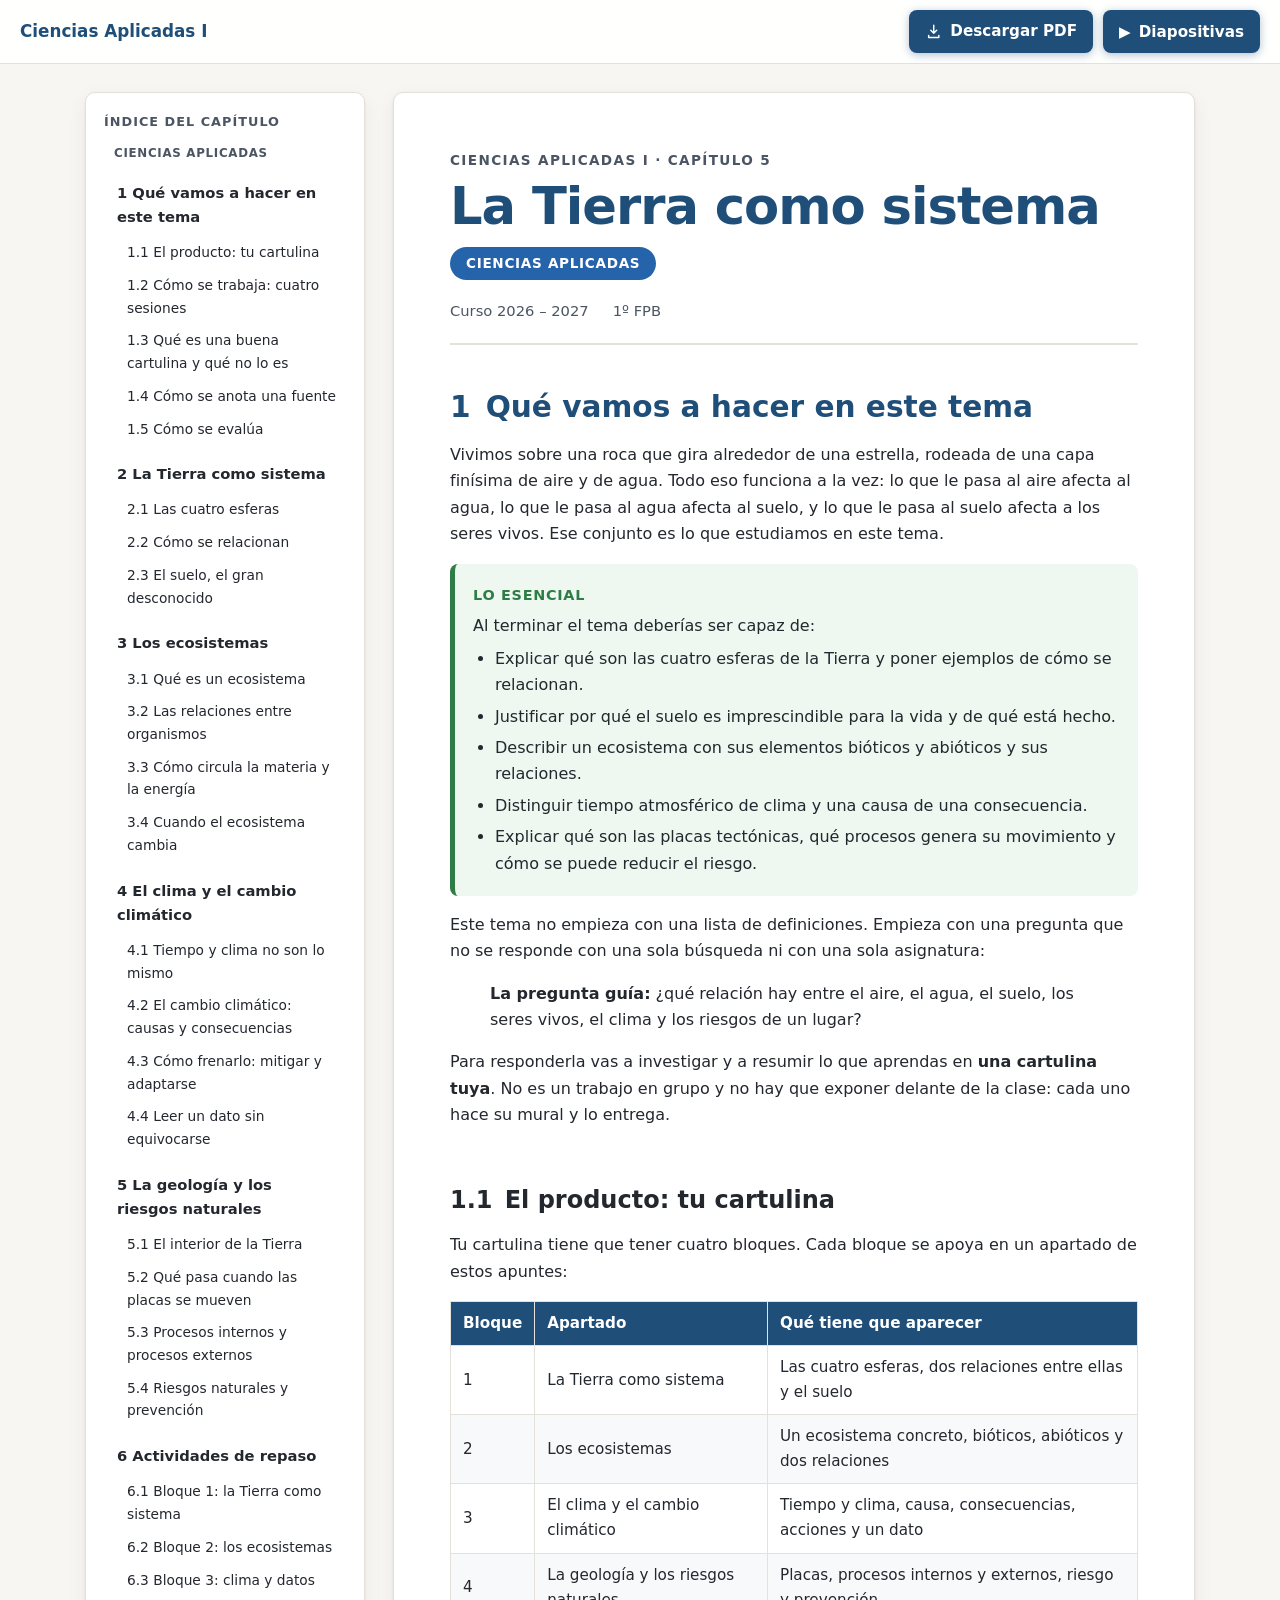
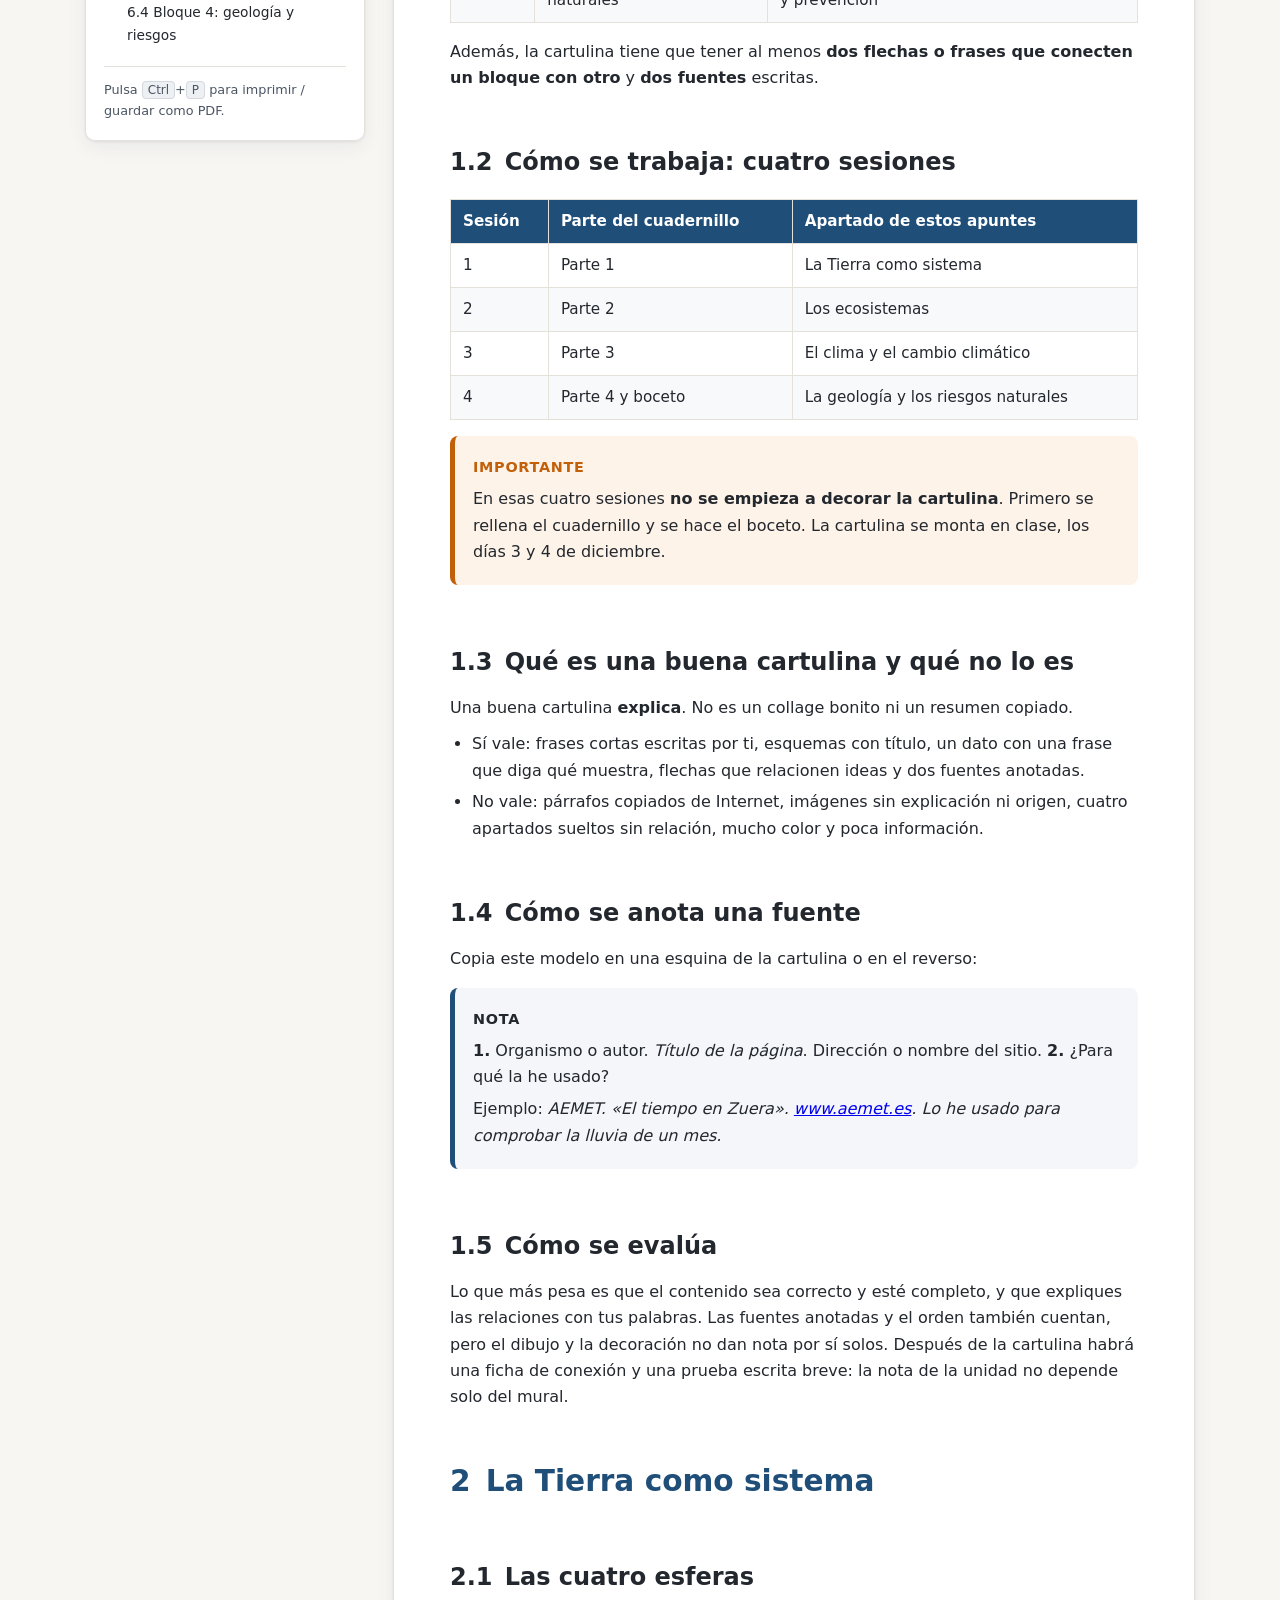
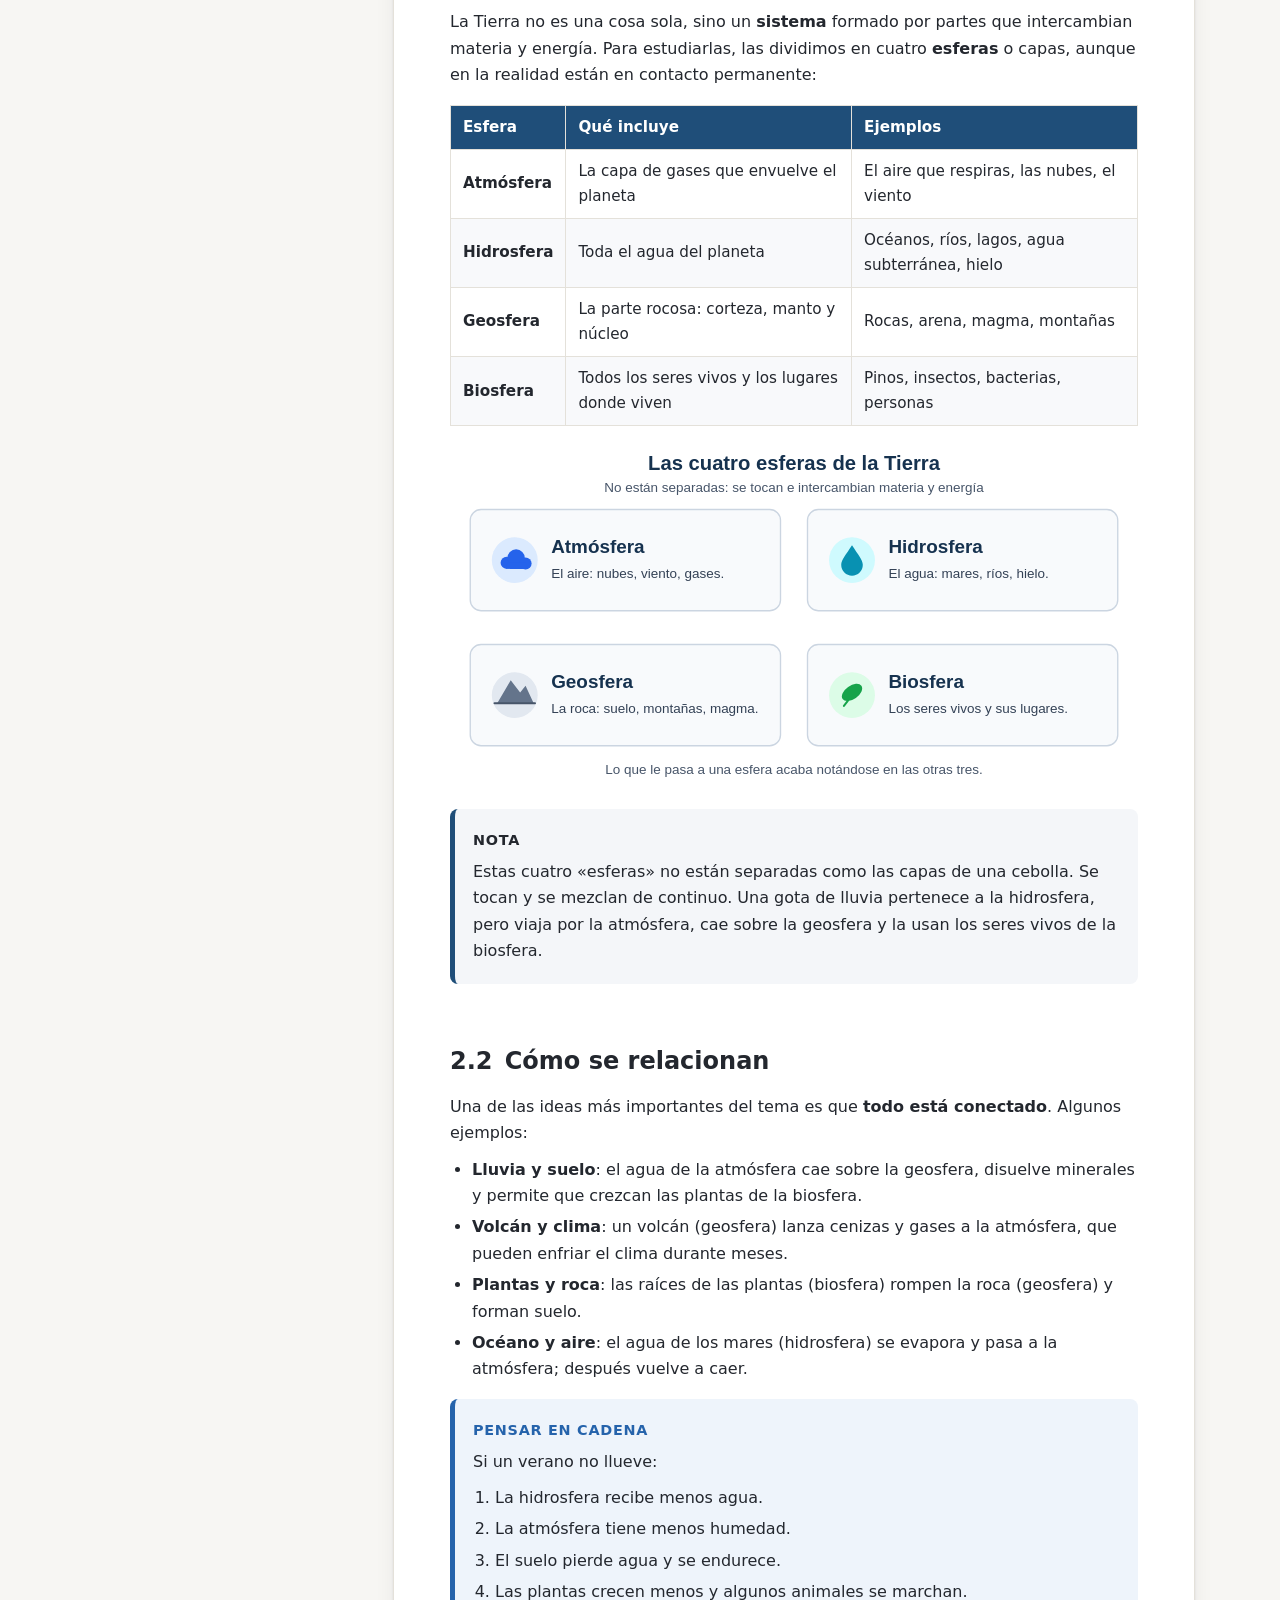
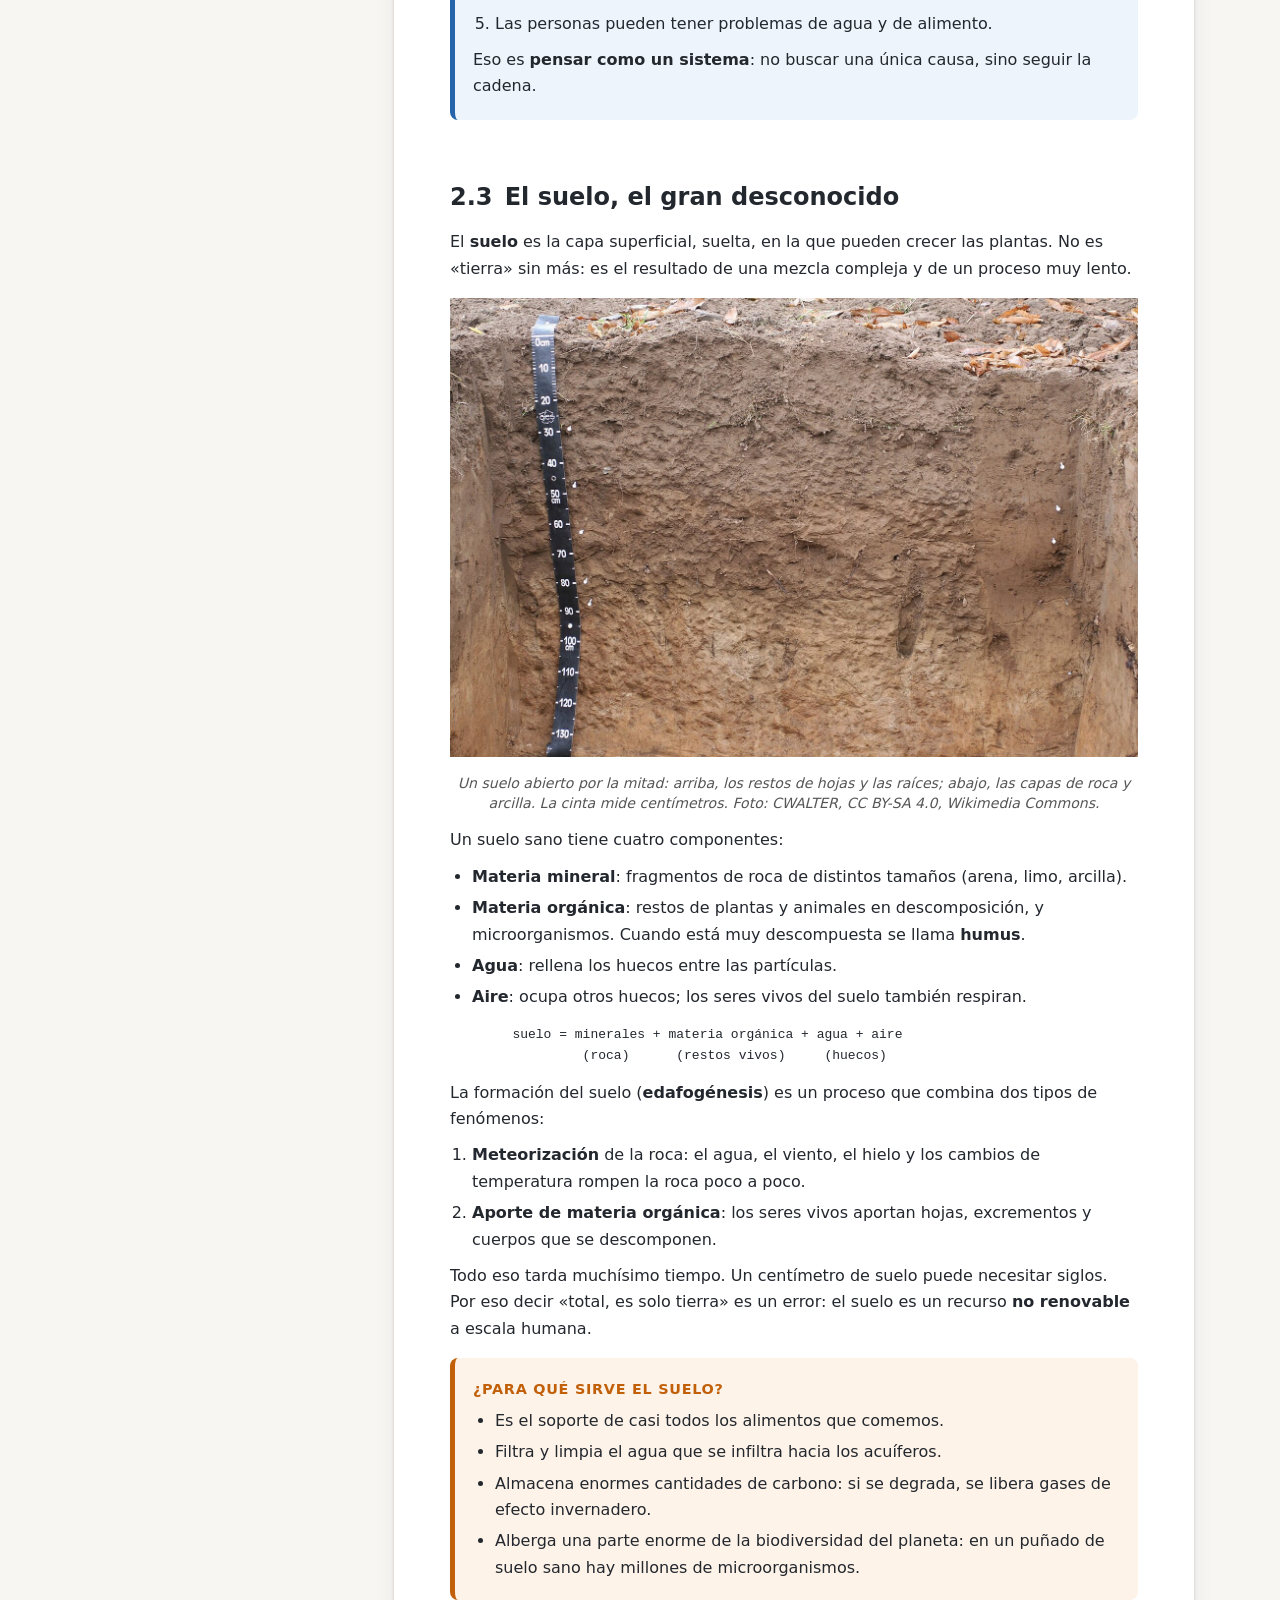
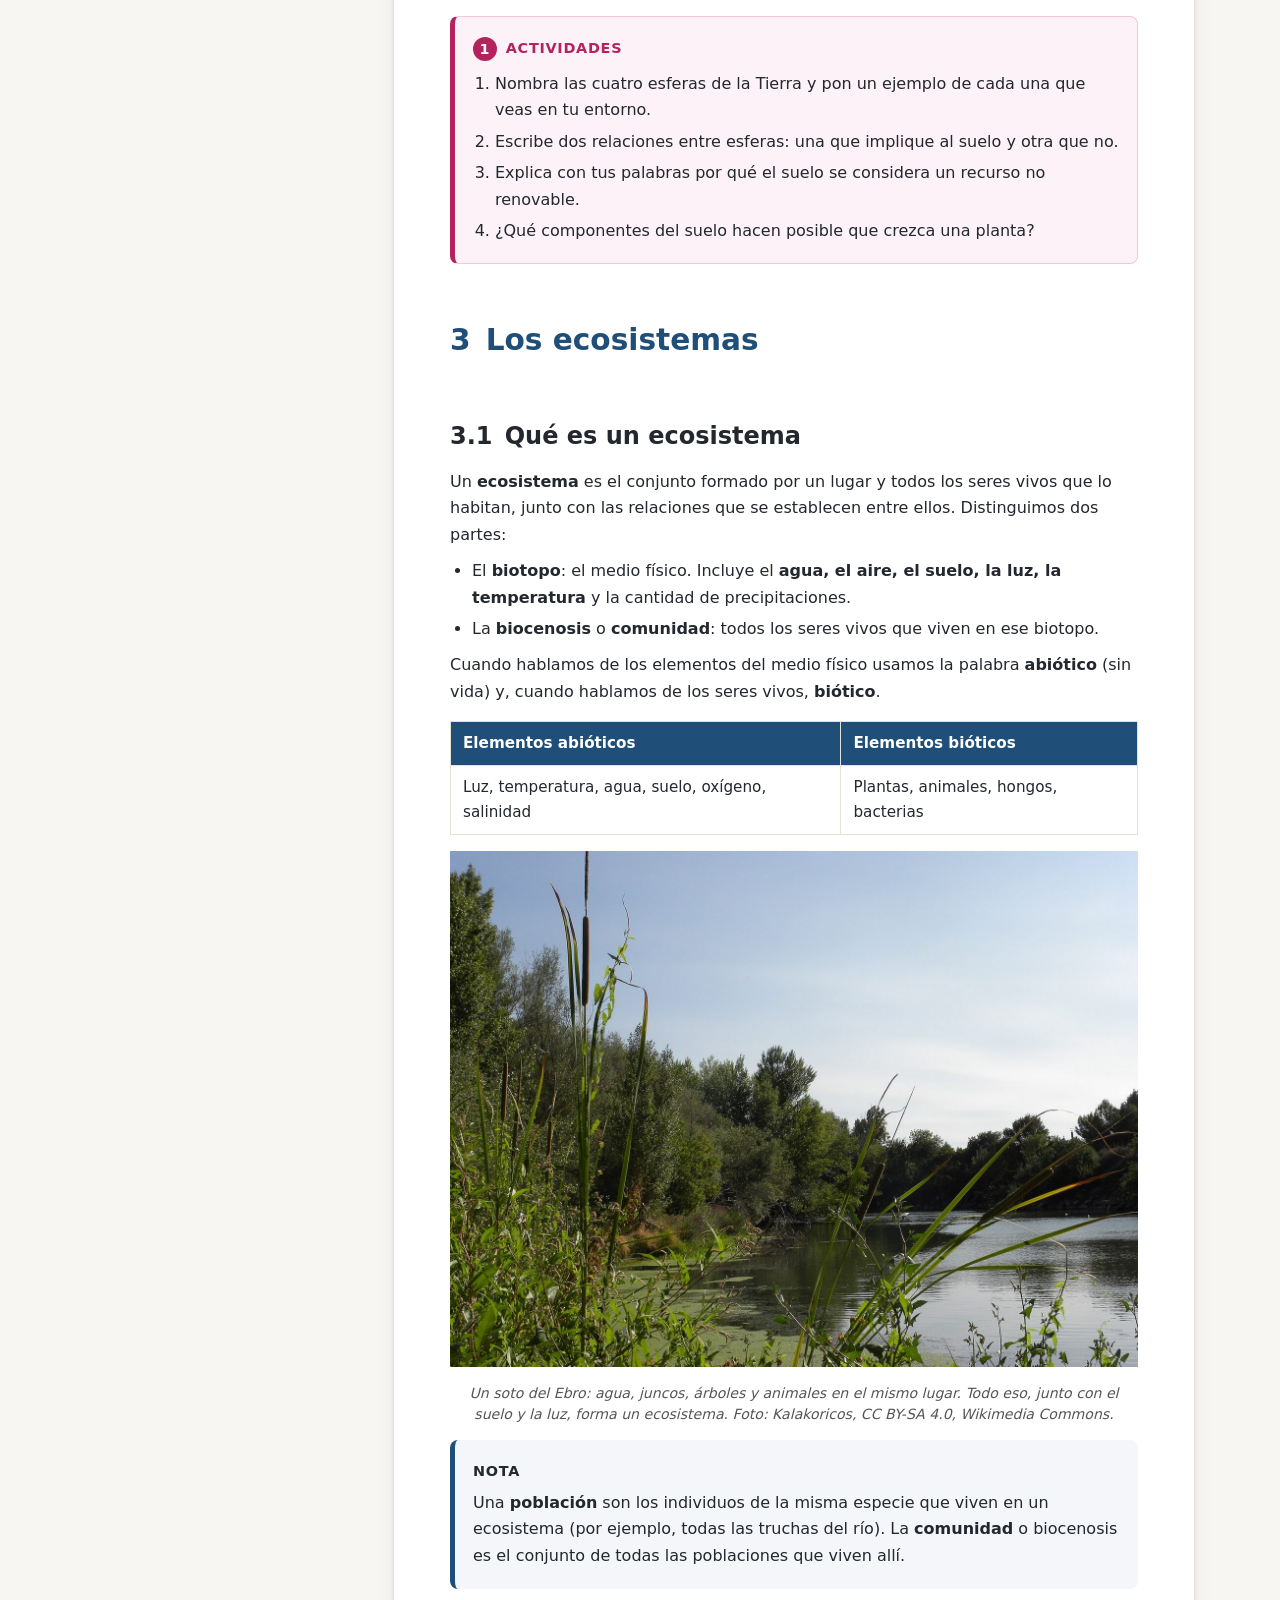
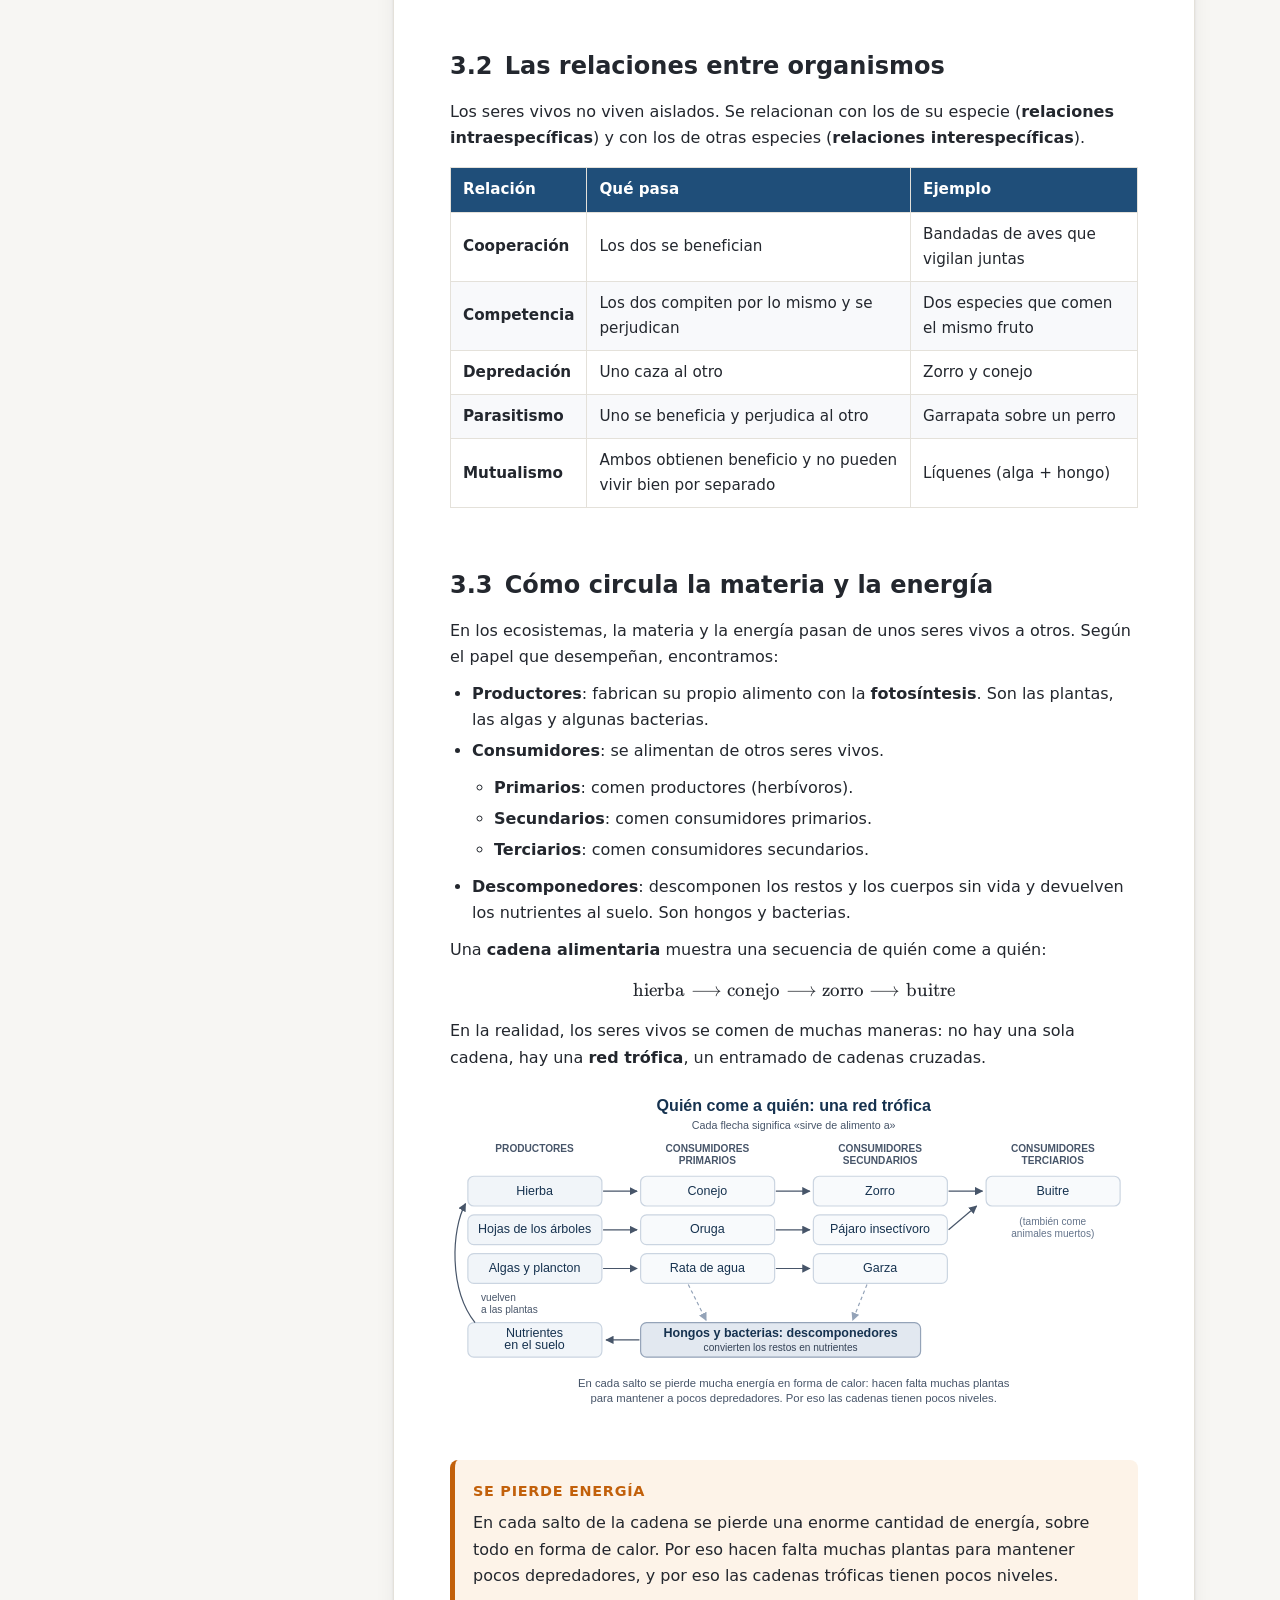
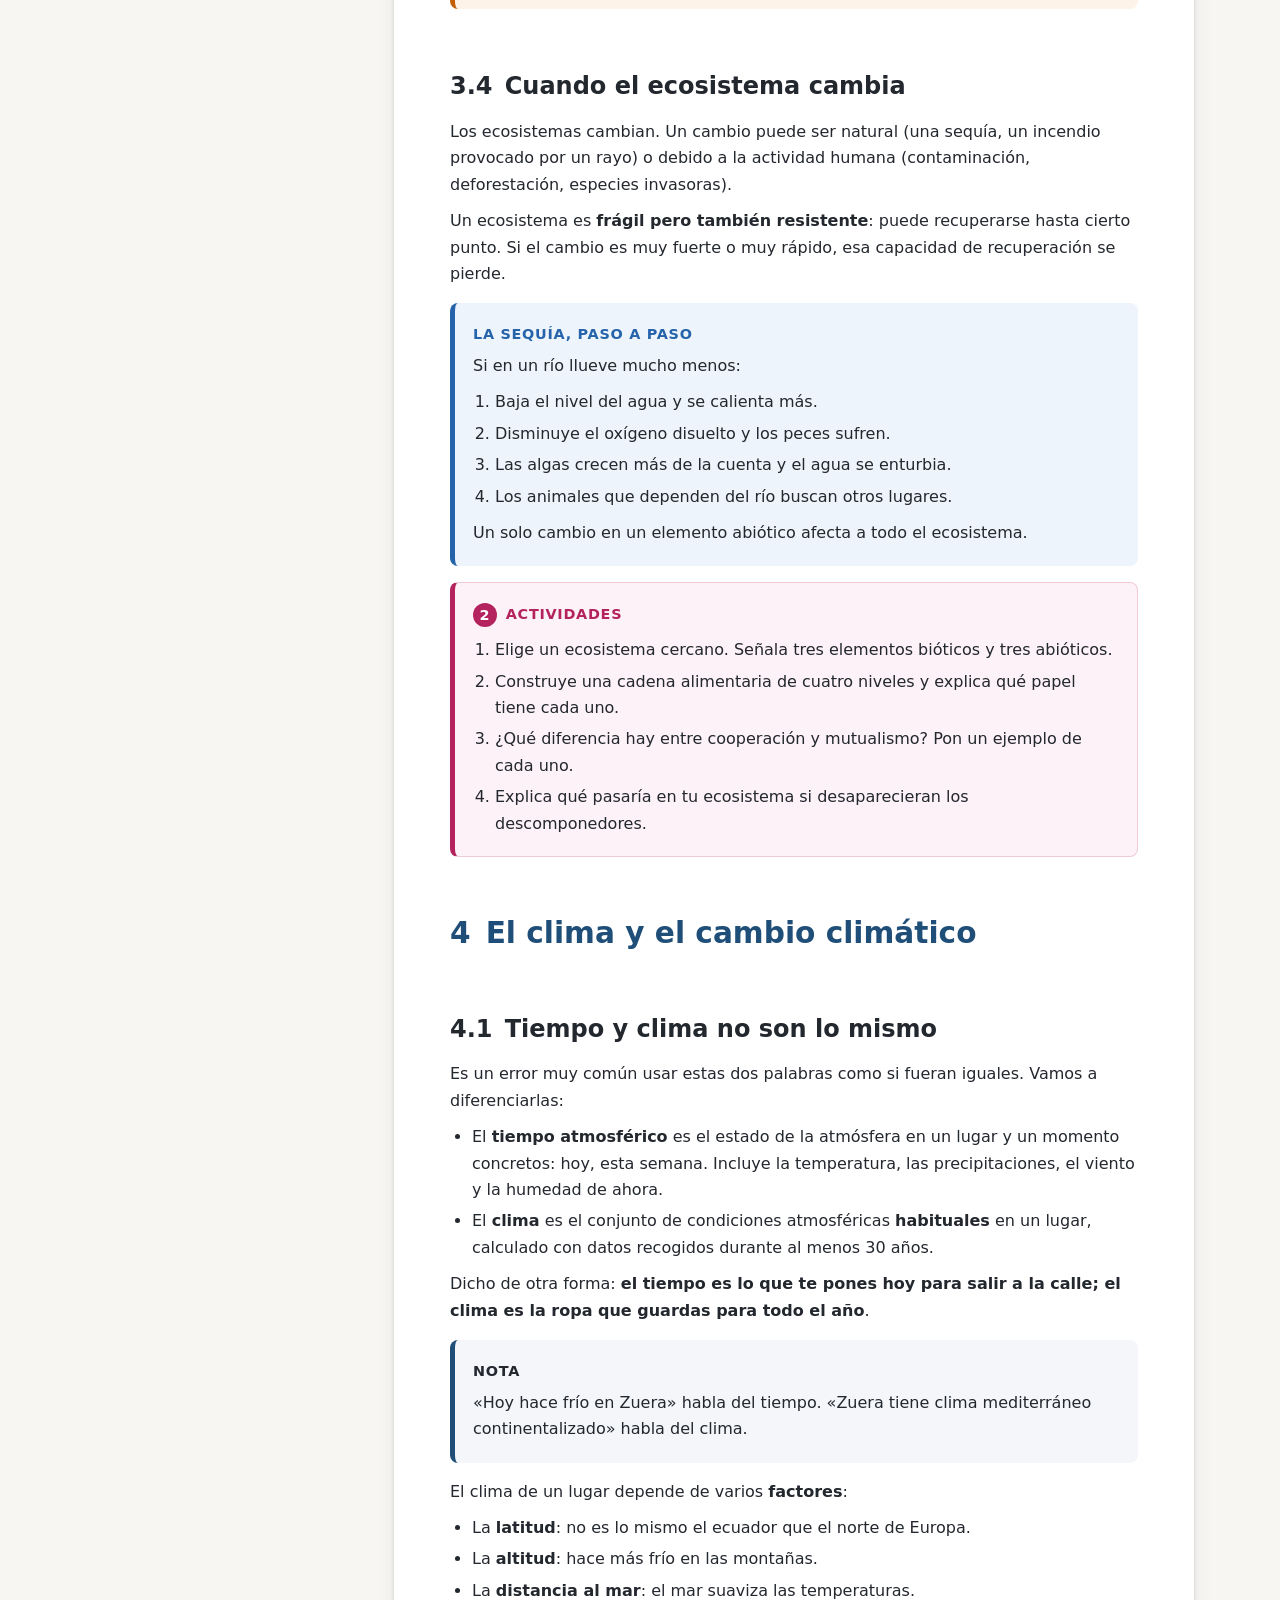
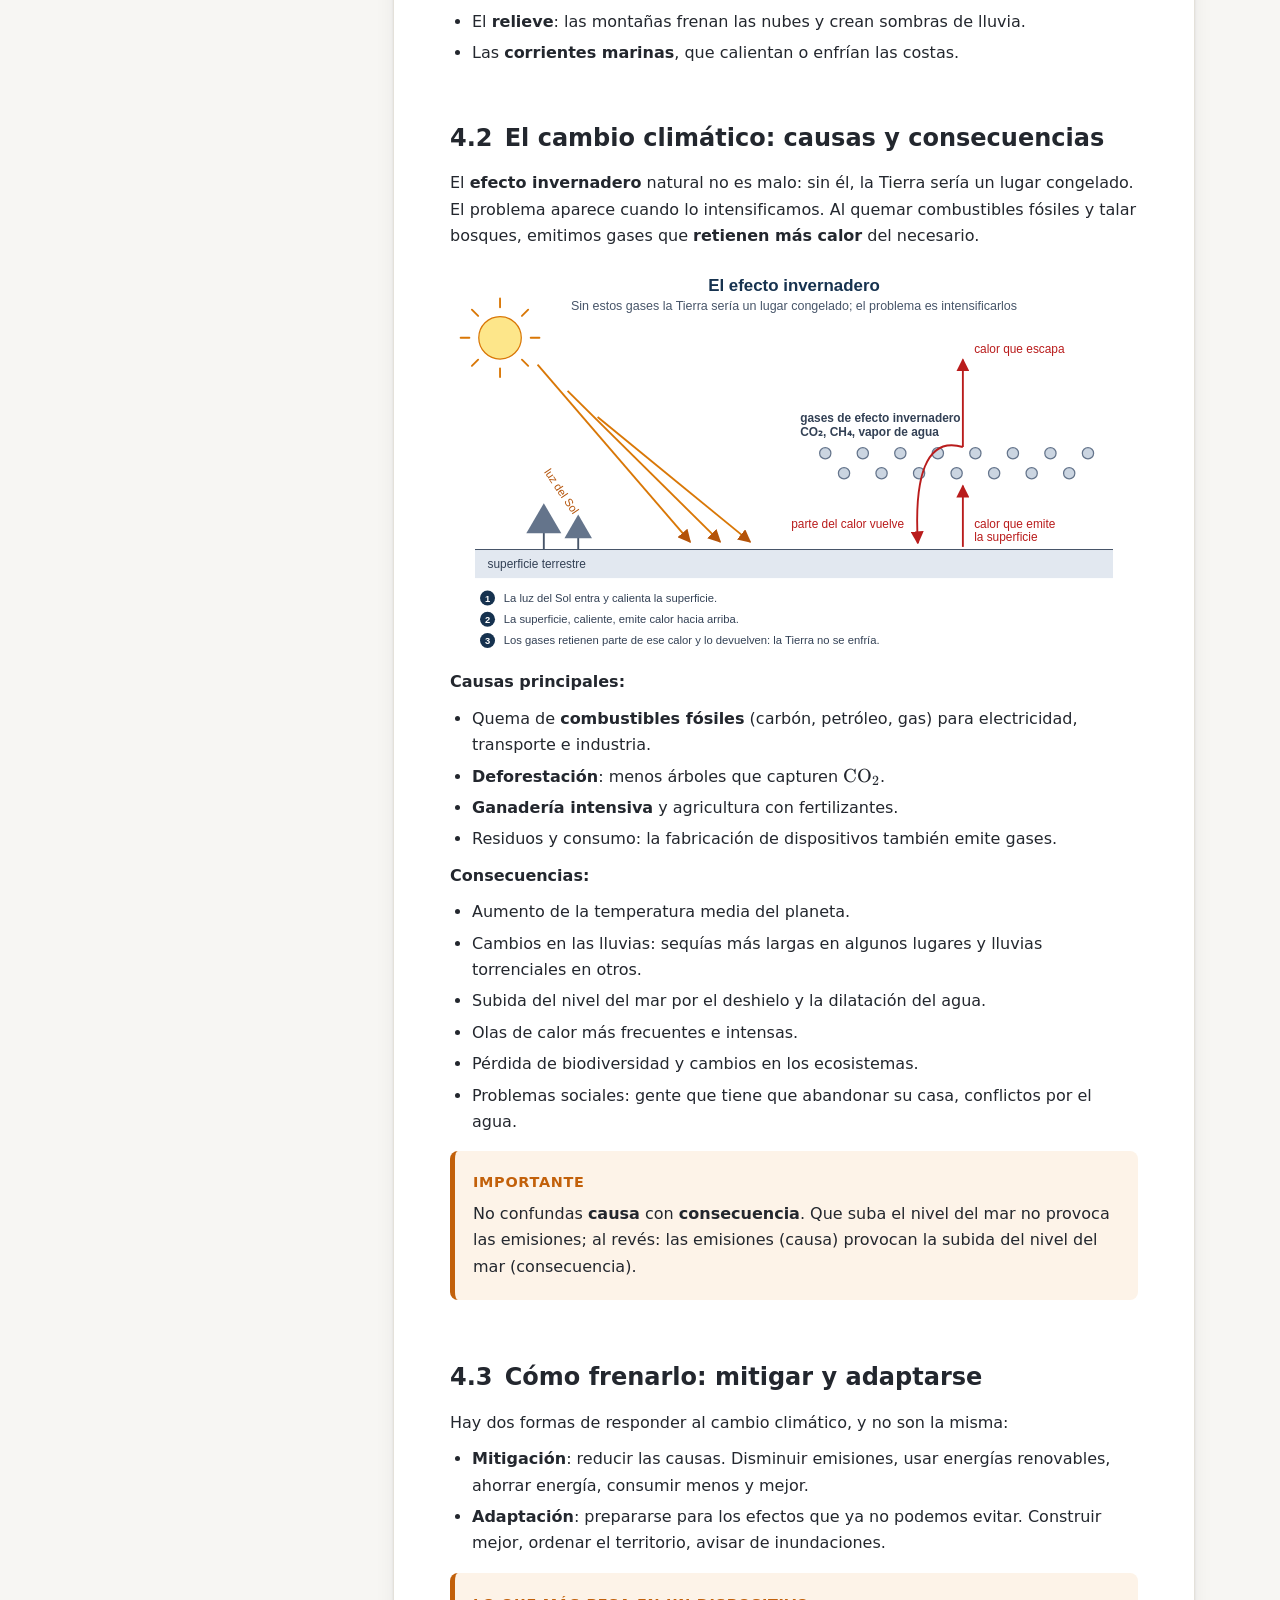
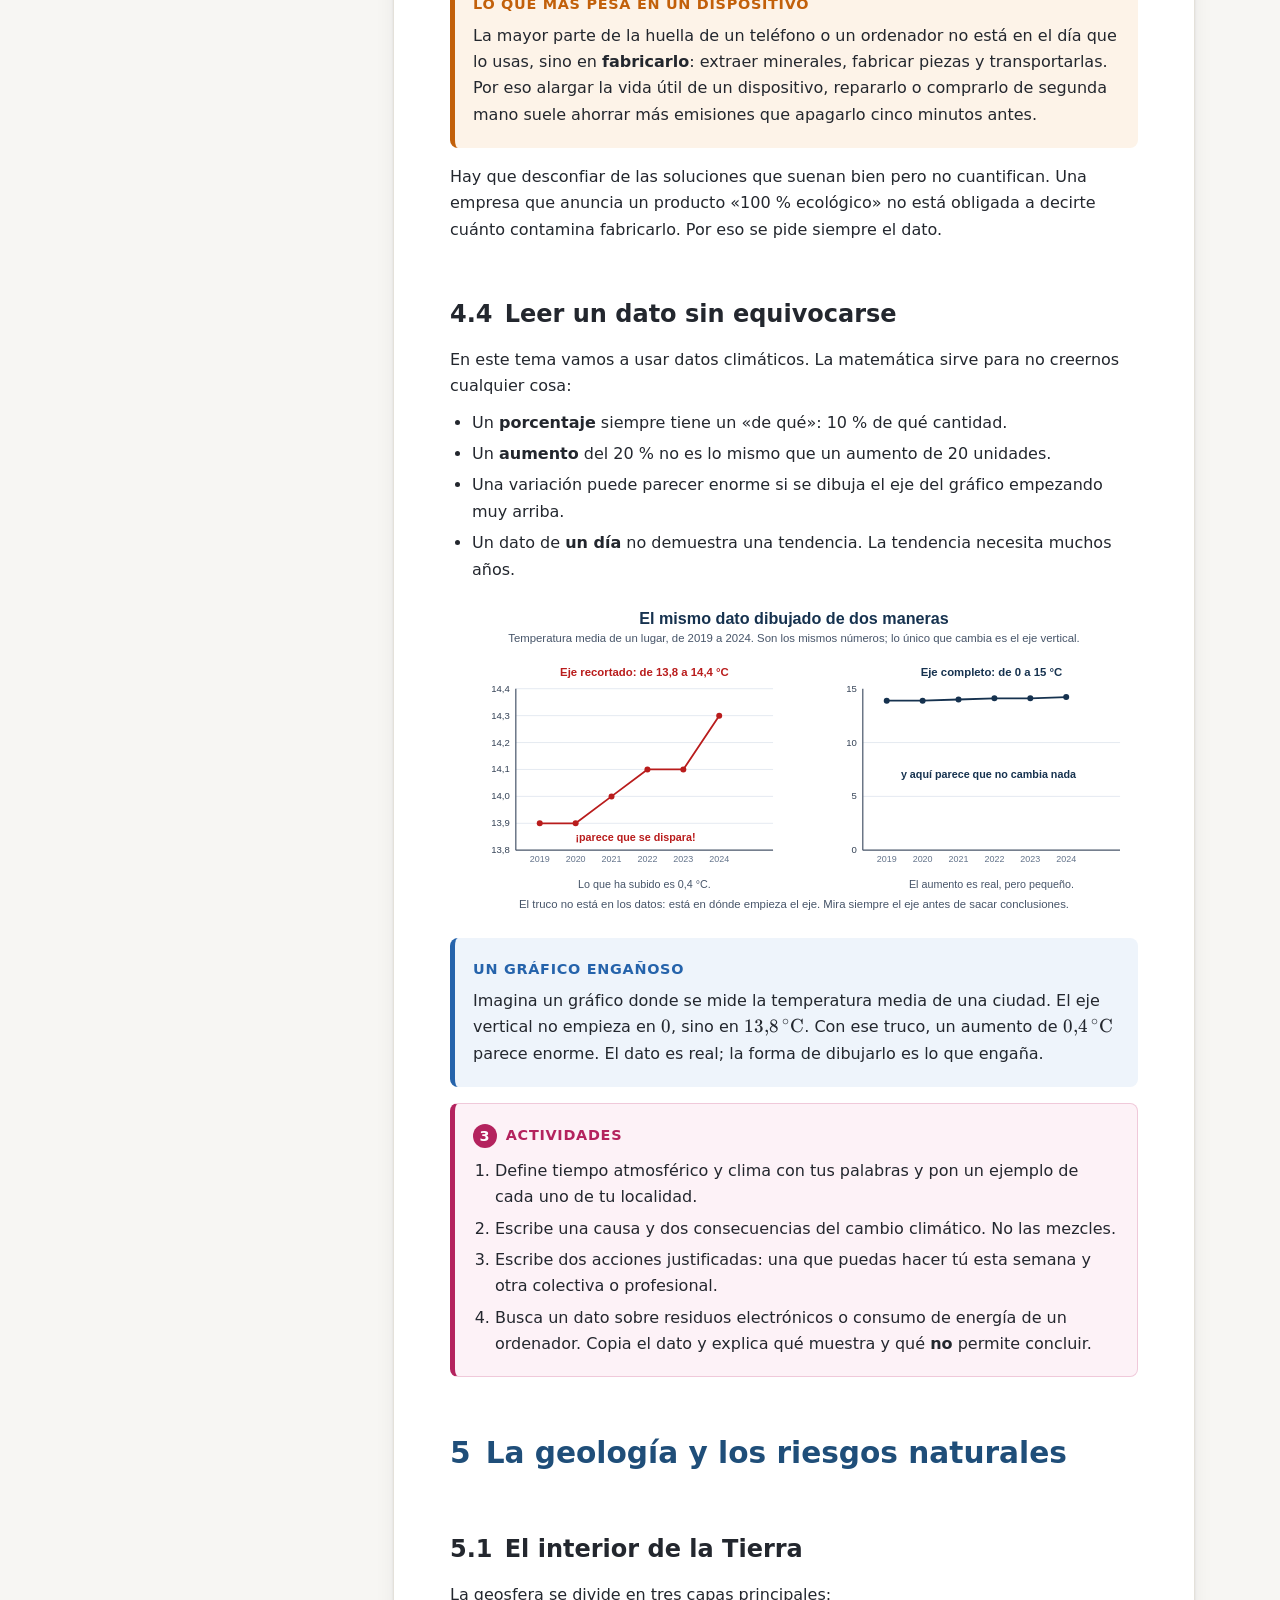
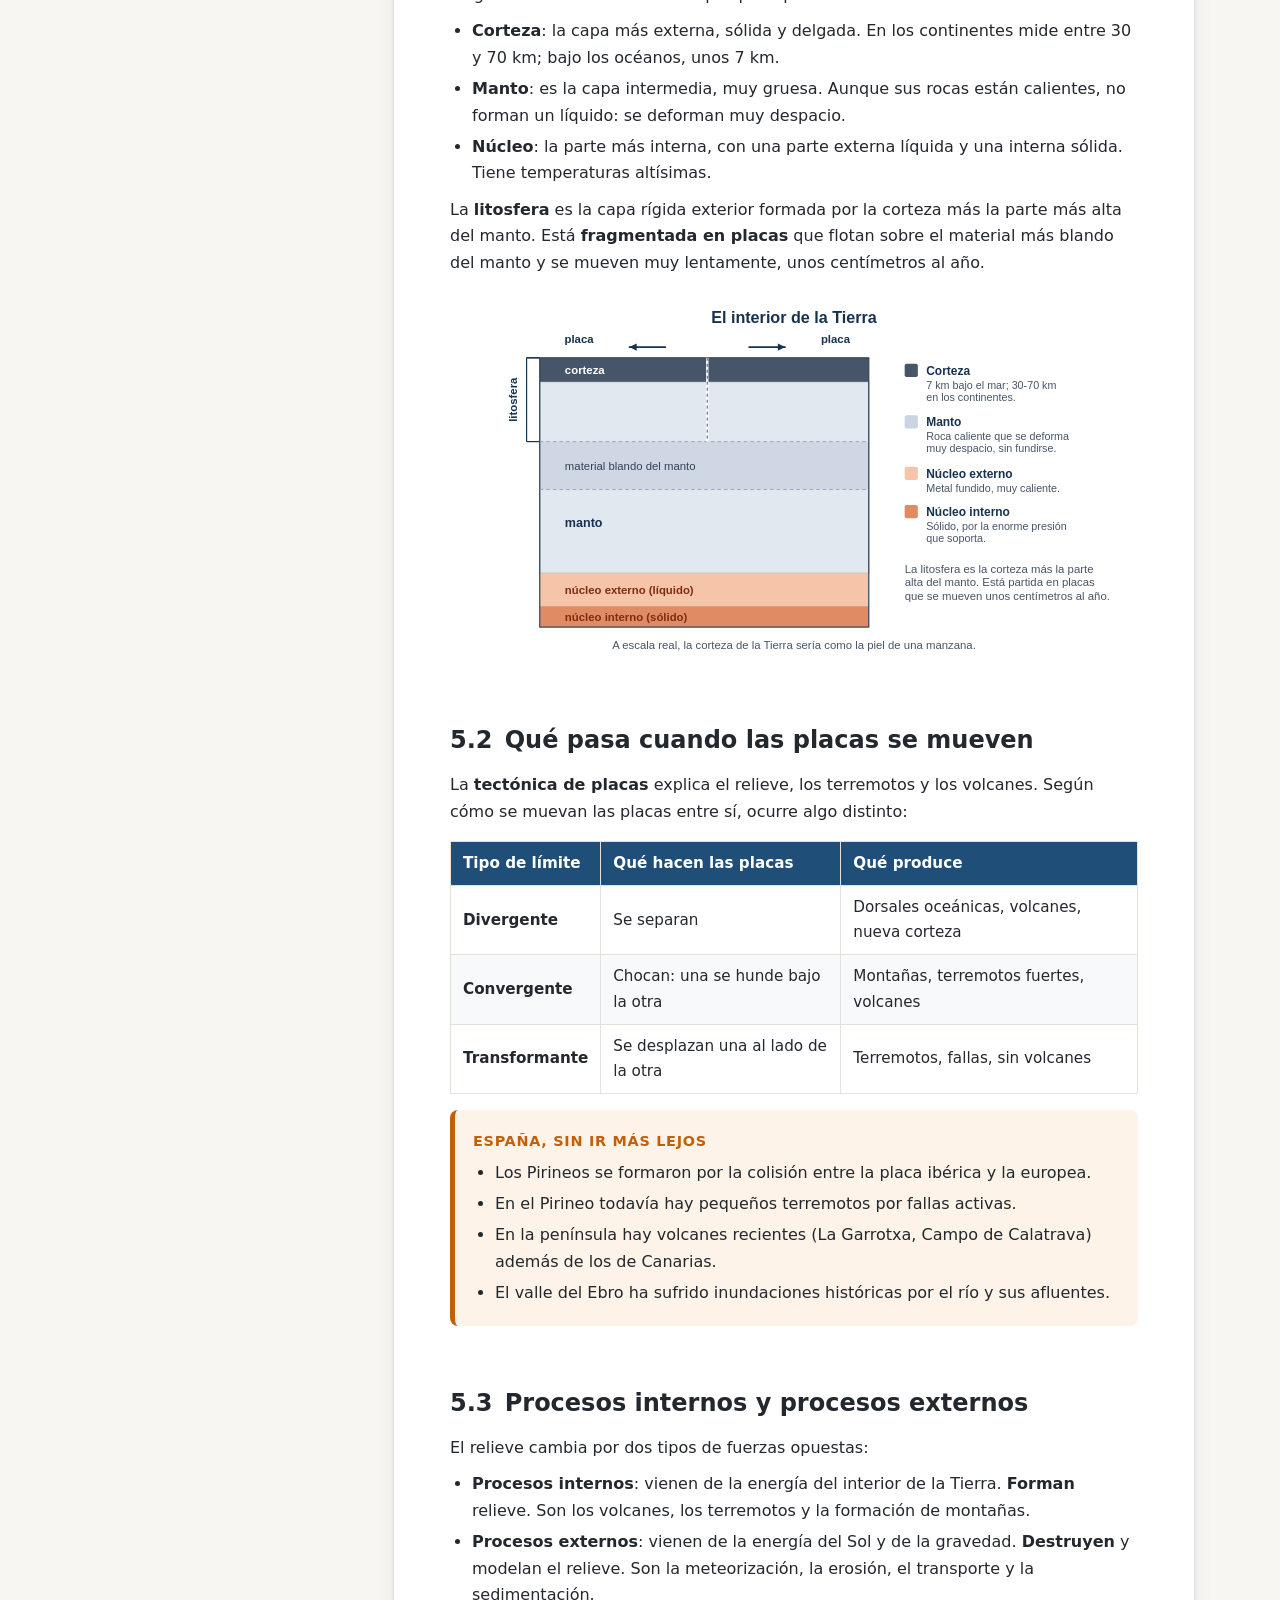
<file: capitulos/05-la-tierra-como-sistema.html>
<!DOCTYPE html>
<html lang="es">
<head>
  <meta charset="UTF-8">
  <meta name="viewport" content="width=device-width, initial-scale=1.0">
  <title>La Tierra como sistema · Ciencias Aplicadas I</title>
  <meta name="description" content="La Tierra como sistema — Ciencias Aplicadas I">
  <link rel="stylesheet" href="../styles.css">
  <style>
@media print {
  @page {
    @top-left { content: "Ciencias Aplicadas I - 1º FPB"; }
    @top-right { content: "Colegio San Gabriel"; }
    @bottom-right { content: "Cap 5. La Tierra como sistema - " counter(page) "/" counter(pages); }
  }
}
</style>
  <!-- KaTeX se sirve localmente: el capítulo sigue funcionando sin Internet. -->
  <link rel="stylesheet" href="../lib/katex/katex.min.css">
</head>
<body>

  <!-- ======================= BARRA SUPERIOR ======================= -->
  <header class="topbar">
    <div class="topbar__title">
      <button class="btn btn--ghost topbar__menu" id="btn-menu" aria-label="Abrir índice">☰</button>
      <a class="topbar__brand" href="../index.html" title="Volver al índice general">Ciencias Aplicadas I</a>
    </div>
    <div class="topbar__actions">
      <a class="btn btn--primary" href="./05-la-tierra-como-sistema.pdf" download title="Descargar el PDF ya maquetado"><svg class="btn__icon" aria-hidden="true" focusable="false" viewBox="0 0 24 24"><path d="M12 3v11m0 0 4-4m-4 4-4-4M5 17v3h14v-3" fill="none" stroke="currentColor" stroke-linecap="round" stroke-linejoin="round" stroke-width="2"/></svg><span class="btn__label">Descargar PDF</span></a>
      <button class="btn btn--primary" id="btn-slides" title="Ver el contenido como diapositivas">
        ▶ <span class="btn__label">Diapositivas</span>
      </button>
      <!-- Solo se muestra cuando editor-local.js sirve la página en 127.0.0.1. -->
      <a class="btn btn--outline" id="btn-editor" href="/editor" hidden title="Editar el Markdown en este ordenador">
        ✎ <span class="btn__label">Editar Markdown</span>
      </a>
    </div>
  </header>

  <div class="layout">

    <!-- ======================= ÍNDICE LATERAL ======================= -->
    <nav class="sidebar" id="sidebar" aria-label="Índice del capítulo">
      <p class="sidebar__title">Índice del capítulo</p>
      <ol class="toc" id="toc"><!-- se genera con JS --></ol>
      <p class="sidebar__hint">Pulsa <kbd>Ctrl</kbd>+<kbd>P</kbd> para imprimir / guardar como PDF.</p>
    </nav>

    <!-- ======================= CONTENIDO ======================= -->
    <main class="content" id="content">

      <header class="cover" id="portada">
  <span class="cover__number" aria-hidden="true">05</span>
  <div class="cover__body">
    <p class="cover__kicker">Ciencias Aplicadas I · Capítulo 5</p>
    <h1 class="cover__title">La Tierra como sistema</h1>
    <p class="cover__subtitle"><span class="tag tag--mat">Ciencias aplicadas</span></p>
    <div class="cover__meta"><span>Curso 2026 – 2027</span><span>1º FPB</span></div>
  </div>
</header>

      <section class="slide" id="seccion-1" data-materia="ciencias" data-seccion="Qué vamos a hacer en este tema" data-seccion-numero="1" data-numero="1" data-nivel="2">
  <h2><span class="heading__number">1</span> Qué vamos a hacer en este tema</h2>
<p>Vivimos sobre una roca que gira alrededor de una estrella, rodeada de una capa finísima de aire y de agua. Todo eso funciona a la vez: lo que le pasa al aire afecta al agua, lo que le pasa al agua afecta al suelo, y lo que le pasa al suelo afecta a los seres vivos. Ese conjunto es lo que estudiamos en este tema.</p>

<div class="box box--resumen">
<p class="box__title">Lo esencial</p>
<p>Al terminar el tema deberías ser capaz de:</p>
<ul>
<li>Explicar qué son las cuatro esferas de la Tierra y poner ejemplos de cómo se relacionan.</li>
<li>Justificar por qué el suelo es imprescindible para la vida y de qué está hecho.</li>
<li>Describir un ecosistema con sus elementos bióticos y abióticos y sus relaciones.</li>
<li>Distinguir tiempo atmosférico de clima y una causa de una consecuencia.</li>
<li>Explicar qué son las placas tectónicas, qué procesos genera su movimiento y cómo se puede reducir el riesgo.</li>
</ul>

</div>
<p>Este tema no empieza con una lista de definiciones. Empieza con una pregunta que no se responde con una sola búsqueda ni con una sola asignatura:</p>
<blockquote>
<p><strong>La pregunta guía:</strong> ¿qué relación hay entre el aire, el agua, el suelo, los seres vivos, el clima y los riesgos de un lugar?</p>
</blockquote>
<p>Para responderla vas a investigar y a resumir lo que aprendas en <strong>una cartulina tuya</strong>. No es un trabajo en grupo y no hay que exponer delante de la clase: cada uno hace su mural y lo entrega.</p>

</section>
<section class="slide" id="seccion-2" data-materia="ciencias" data-seccion="Qué vamos a hacer en este tema" data-seccion-numero="1" data-numero="1.1" data-nivel="3">
  <h3><span class="heading__number">1.1</span> El producto: tu cartulina</h3>
<p>Tu cartulina tiene que tener cuatro bloques. Cada bloque se apoya en un apartado de estos apuntes:</p>
<table>
<thead>
<tr>
<th>Bloque</th>
<th>Apartado</th>
<th>Qué tiene que aparecer</th>
</tr>
</thead>
<tbody><tr>
<td>1</td>
<td>La Tierra como sistema</td>
<td>Las cuatro esferas, dos relaciones entre ellas y el suelo</td>
</tr>
<tr>
<td>2</td>
<td>Los ecosistemas</td>
<td>Un ecosistema concreto, bióticos, abióticos y dos relaciones</td>
</tr>
<tr>
<td>3</td>
<td>El clima y el cambio climático</td>
<td>Tiempo y clima, causa, consecuencias, acciones y un dato</td>
</tr>
<tr>
<td>4</td>
<td>La geología y los riesgos naturales</td>
<td>Placas, procesos internos y externos, riesgo y prevención</td>
</tr>
</tbody></table>
<p>Además, la cartulina tiene que tener al menos <strong>dos flechas o frases que conecten un bloque con otro</strong> y <strong>dos fuentes</strong> escritas.</p>

</section>
<section class="slide" id="seccion-3" data-materia="ciencias" data-seccion="Qué vamos a hacer en este tema" data-seccion-numero="1" data-numero="1.2" data-nivel="3">
  <h3><span class="heading__number">1.2</span> Cómo se trabaja: cuatro sesiones</h3>
<table>
<thead>
<tr>
<th>Sesión</th>
<th>Parte del cuadernillo</th>
<th>Apartado de estos apuntes</th>
</tr>
</thead>
<tbody><tr>
<td>1</td>
<td>Parte 1</td>
<td>La Tierra como sistema</td>
</tr>
<tr>
<td>2</td>
<td>Parte 2</td>
<td>Los ecosistemas</td>
</tr>
<tr>
<td>3</td>
<td>Parte 3</td>
<td>El clima y el cambio climático</td>
</tr>
<tr>
<td>4</td>
<td>Parte 4 y boceto</td>
<td>La geología y los riesgos naturales</td>
</tr>
</tbody></table>

<div class="box box--dato">
<p class="box__title">Importante</p>
<p>En esas cuatro sesiones <strong>no se empieza a decorar la cartulina</strong>. Primero se rellena el cuadernillo y se hace el boceto. La cartulina se monta en clase, los días 3 y 4 de diciembre.</p>

</div>
</section>
<section class="slide" id="seccion-4" data-materia="ciencias" data-seccion="Qué vamos a hacer en este tema" data-seccion-numero="1" data-numero="1.3" data-nivel="3">
  <h3><span class="heading__number">1.3</span> Qué es una buena cartulina y qué no lo es</h3>
<p>Una buena cartulina <strong>explica</strong>. No es un collage bonito ni un resumen copiado.</p>
<ul>
<li>Sí vale: frases cortas escritas por ti, esquemas con título, un dato con una frase que diga qué muestra, flechas que relacionen ideas y dos fuentes anotadas.</li>
<li>No vale: párrafos copiados de Internet, imágenes sin explicación ni origen, cuatro apartados sueltos sin relación, mucho color y poca información.</li>
</ul>

</section>
<section class="slide" id="seccion-5" data-materia="ciencias" data-seccion="Qué vamos a hacer en este tema" data-seccion-numero="1" data-numero="1.4" data-nivel="3">
  <h3><span class="heading__number">1.4</span> Cómo se anota una fuente</h3>
<p>Copia este modelo en una esquina de la cartulina o en el reverso:</p>

<div class="box">
<p class="box__title">Nota</p>
<p><strong>1.</strong> Organismo o autor. <em>Título de la página</em>. Dirección o nombre del sitio.
<strong>2.</strong> ¿Para qué la he usado?</p>
<p>Ejemplo: <em>AEMET. «El tiempo en Zuera». <a href="http://www.aemet.es">www.aemet.es</a>. Lo he usado para comprobar la lluvia de un mes.</em></p>

</div>
</section>
<section class="slide" id="seccion-6" data-materia="ciencias" data-seccion="Qué vamos a hacer en este tema" data-seccion-numero="1" data-numero="1.5" data-nivel="3">
  <h3><span class="heading__number">1.5</span> Cómo se evalúa</h3>
<p>Lo que más pesa es que el contenido sea correcto y esté completo, y que expliques las relaciones con tus palabras. Las fuentes anotadas y el orden también cuentan, pero el dibujo y la decoración no dan nota por sí solos. Después de la cartulina habrá una ficha de conexión y una prueba escrita breve: la nota de la unidad no depende solo del mural.</p>

</section>
<section class="slide slide--seccion slide--seccion--titulo-necesario" id="seccion-7" data-materia="ciencias" data-seccion="La Tierra como sistema" data-seccion-numero="2" data-numero="2" data-nivel="2">
  <h2><span class="heading__number">2</span> La Tierra como sistema</h2>
  <ul class="slide__indice-seccion">
    <li><span class="heading__number">2.1</span> Las cuatro esferas</li>
    <li><span class="heading__number">2.2</span> Cómo se relacionan</li>
    <li><span class="heading__number">2.3</span> El suelo, el gran desconocido</li>
  </ul>

</section>
<section class="slide" id="seccion-8" data-materia="ciencias" data-seccion="La Tierra como sistema" data-seccion-numero="2" data-numero="2.1" data-nivel="3">
  <h3><span class="heading__number">2.1</span> Las cuatro esferas</h3>
<p>La Tierra no es una cosa sola, sino un <strong>sistema</strong> formado por partes que intercambian materia y energía. Para estudiarlas, las dividimos en cuatro <strong>esferas</strong> o capas, aunque en la realidad están en contacto permanente:</p>
<table>
<thead>
<tr>
<th>Esfera</th>
<th>Qué incluye</th>
<th>Ejemplos</th>
</tr>
</thead>
<tbody><tr>
<td><strong>Atmósfera</strong></td>
<td>La capa de gases que envuelve el planeta</td>
<td>El aire que respiras, las nubes, el viento</td>
</tr>
<tr>
<td><strong>Hidrosfera</strong></td>
<td>Toda el agua del planeta</td>
<td>Océanos, ríos, lagos, agua subterránea, hielo</td>
</tr>
<tr>
<td><strong>Geosfera</strong></td>
<td>La parte rocosa: corteza, manto y núcleo</td>
<td>Rocas, arena, magma, montañas</td>
</tr>
<tr>
<td><strong>Biosfera</strong></td>
<td>Todos los seres vivos y los lugares donde viven</td>
<td>Pinos, insectos, bacterias, personas</td>
</tr>
</tbody></table>
<p><img src="esferas-tierra.svg" alt="Esquema con las cuatro esferas de la Tierra: atmósfera, hidrosfera, geosfera y biosfera"></p>

<div class="box">
<p class="box__title">Nota</p>
<p>Estas cuatro «esferas» no están separadas como las capas de una cebolla. Se tocan y se mezclan de continuo. Una gota de lluvia pertenece a la hidrosfera, pero viaja por la atmósfera, cae sobre la geosfera y la usan los seres vivos de la biosfera.</p>

</div>
</section>
<section class="slide" id="seccion-9" data-materia="ciencias" data-seccion="La Tierra como sistema" data-seccion-numero="2" data-numero="2.2" data-nivel="3">
  <h3><span class="heading__number">2.2</span> Cómo se relacionan</h3>
<p>Una de las ideas más importantes del tema es que <strong>todo está conectado</strong>. Algunos ejemplos:</p>
<ul>
<li><strong>Lluvia y suelo</strong>: el agua de la atmósfera cae sobre la geosfera, disuelve minerales y permite que crezcan las plantas de la biosfera.</li>
<li><strong>Volcán y clima</strong>: un volcán (geosfera) lanza cenizas y gases a la atmósfera, que pueden enfriar el clima durante meses.</li>
<li><strong>Plantas y roca</strong>: las raíces de las plantas (biosfera) rompen la roca (geosfera) y forman suelo.</li>
<li><strong>Océano y aire</strong>: el agua de los mares (hidrosfera) se evapora y pasa a la atmósfera; después vuelve a caer.</li>
</ul>

<div class="box box--example">
<p class="box__title">Pensar en cadena</p>
<p>Si un verano no llueve:</p>
<ol>
<li>La hidrosfera recibe menos agua.</li>
<li>La atmósfera tiene menos humedad.</li>
<li>El suelo pierde agua y se endurece.</li>
<li>Las plantas crecen menos y algunos animales se marchan.</li>
<li>Las personas pueden tener problemas de agua y de alimento.</li>
</ol>
<p>Eso es <strong>pensar como un sistema</strong>: no buscar una única causa, sino seguir la cadena.</p>

</div>
</section>
<section class="slide" id="seccion-10" data-materia="ciencias" data-seccion="La Tierra como sistema" data-seccion-numero="2" data-numero="2.3" data-nivel="3">
  <h3><span class="heading__number">2.3</span> El suelo, el gran desconocido</h3>
<p>El <strong>suelo</strong> es la capa superficial, suelta, en la que pueden crecer las plantas. No es «tierra» sin más: es el resultado de una mezcla compleja y de un proceso muy lento.</p>
<figure style="margin:14px 0;text-align:center">
<img src="perfil-suelo.jpg" alt="Perfil de un suelo de 130 cm de profundidad con una cinta métrica">
<figcaption style="font-size:0.88em;font-style:italic;color:#555;margin-top:6px;line-height:1.45">Un suelo abierto por la mitad: arriba, los restos de hojas y las raíces; abajo, las capas de roca y arcilla. La cinta mide centímetros. Foto: CWALTER, CC BY-SA 4.0, Wikimedia Commons.</figcaption>
</figure>

<p>Un suelo sano tiene cuatro componentes:</p>
<ul>
<li><strong>Materia mineral</strong>: fragmentos de roca de distintos tamaños (arena, limo, arcilla).</li>
<li><strong>Materia orgánica</strong>: restos de plantas y animales en descomposición, y microorganismos. Cuando está muy descompuesta se llama <strong>humus</strong>.</li>
<li><strong>Agua</strong>: rellena los huecos entre las partículas.</li>
<li><strong>Aire</strong>: ocupa otros huecos; los seres vivos del suelo también respiran.</li>
</ul>
<pre><code>        suelo = minerales + materia orgánica + agua + aire
                 (roca)      (restos vivos)     (huecos)
</code></pre>
<p>La formación del suelo (<strong>edafogénesis</strong>) es un proceso que combina dos tipos de fenómenos:</p>
<ol>
<li><strong>Meteorización</strong> de la roca: el agua, el viento, el hielo y los cambios de temperatura rompen la roca poco a poco.</li>
<li><strong>Aporte de materia orgánica</strong>: los seres vivos aportan hojas, excrementos y cuerpos que se descomponen.</li>
</ol>
<p>Todo eso tarda muchísimo tiempo. Un centímetro de suelo puede necesitar siglos. Por eso decir «total, es solo tierra» es un error: el suelo es un recurso <strong>no renovable</strong> a escala humana.</p>

<div class="box box--dato">
<p class="box__title">¿Para qué sirve el suelo?</p>
<ul>
<li>Es el soporte de casi todos los alimentos que comemos.</li>
<li>Filtra y limpia el agua que se infiltra hacia los acuíferos.</li>
<li>Almacena enormes cantidades de carbono: si se degrada, se libera gases de efecto invernadero.</li>
<li>Alberga una parte enorme de la biodiversidad del planeta: en un puñado de suelo sano hay millones de microorganismos.</li>
</ul>

</div>
<div class="box box--actividades" data-actividad="1" aria-label="Actividades 1">
  <p class="box__title box__title--actividades"><span class="box__numero" aria-hidden="true">1</span><span>Actividades</span></p>
<ol>
<li>Nombra las cuatro esferas de la Tierra y pon un ejemplo de cada una que veas en tu entorno.</li>
<li>Escribe dos relaciones entre esferas: una que implique al suelo y otra que no.</li>
<li>Explica con tus palabras por qué el suelo se considera un recurso no renovable.</li>
<li>¿Qué componentes del suelo hacen posible que crezca una planta?</li>
</ol>

</div>
</section>
<section class="slide slide--seccion slide--seccion--titulo-necesario" id="seccion-11" data-materia="ciencias" data-seccion="Los ecosistemas" data-seccion-numero="3" data-numero="3" data-nivel="2">
  <h2><span class="heading__number">3</span> Los ecosistemas</h2>
  <ul class="slide__indice-seccion">
    <li><span class="heading__number">3.1</span> Qué es un ecosistema</li>
    <li><span class="heading__number">3.2</span> Las relaciones entre organismos</li>
    <li><span class="heading__number">3.3</span> Cómo circula la materia y la energía</li>
    <li><span class="heading__number">3.4</span> Cuando el ecosistema cambia</li>
  </ul>

</section>
<section class="slide" id="seccion-12" data-materia="ciencias" data-seccion="Los ecosistemas" data-seccion-numero="3" data-numero="3.1" data-nivel="3">
  <h3><span class="heading__number">3.1</span> Qué es un ecosistema</h3>
<p>Un <strong>ecosistema</strong> es el conjunto formado por un lugar y todos los seres vivos que lo habitan, junto con las relaciones que se establecen entre ellos. Distinguimos dos partes:</p>
<ul>
<li>El <strong>biotopo</strong>: el medio físico. Incluye el <strong>agua, el aire, el suelo, la luz, la temperatura</strong> y la cantidad de precipitaciones.</li>
<li>La <strong>biocenosis</strong> o <strong>comunidad</strong>: todos los seres vivos que viven en ese biotopo.</li>
</ul>
<p>Cuando hablamos de los elementos del medio físico usamos la palabra <strong>abiótico</strong> (sin vida) y, cuando hablamos de los seres vivos, <strong>biótico</strong>.</p>
<table>
<thead>
<tr>
<th>Elementos abióticos</th>
<th>Elementos bióticos</th>
</tr>
</thead>
<tbody><tr>
<td>Luz, temperatura, agua, suelo, oxígeno, salinidad</td>
<td>Plantas, animales, hongos, bacterias</td>
</tr>
</tbody></table>
<figure style="margin:14px 0;text-align:center">
<img src="soto-ebro.jpg" alt="Un soto del Ebro, con agua, plantas de ribera y árboles">
<figcaption style="font-size:0.88em;font-style:italic;color:#555;margin-top:6px;line-height:1.45">Un soto del Ebro: agua, juncos, árboles y animales en el mismo lugar. Todo eso, junto con el suelo y la luz, forma un ecosistema. Foto: Kalakoricos, CC BY-SA 4.0, Wikimedia Commons.</figcaption>
</figure>

<div class="box">
<p class="box__title">Nota</p>
<p>Una <strong>población</strong> son los individuos de la misma especie que viven en un ecosistema (por ejemplo, todas las truchas del río). La <strong>comunidad</strong> o biocenosis es el conjunto de todas las poblaciones que viven allí.</p>

</div>
</section>
<section class="slide" id="seccion-13" data-materia="ciencias" data-seccion="Los ecosistemas" data-seccion-numero="3" data-numero="3.2" data-nivel="3">
  <h3><span class="heading__number">3.2</span> Las relaciones entre organismos</h3>
<p>Los seres vivos no viven aislados. Se relacionan con los de su especie (<strong>relaciones intraespecíficas</strong>) y con los de otras especies (<strong>relaciones interespecíficas</strong>).</p>
<table>
<thead>
<tr>
<th>Relación</th>
<th>Qué pasa</th>
<th>Ejemplo</th>
</tr>
</thead>
<tbody><tr>
<td><strong>Cooperación</strong></td>
<td>Los dos se benefician</td>
<td>Bandadas de aves que vigilan juntas</td>
</tr>
<tr>
<td><strong>Competencia</strong></td>
<td>Los dos compiten por lo mismo y se perjudican</td>
<td>Dos especies que comen el mismo fruto</td>
</tr>
<tr>
<td><strong>Depredación</strong></td>
<td>Uno caza al otro</td>
<td>Zorro y conejo</td>
</tr>
<tr>
<td><strong>Parasitismo</strong></td>
<td>Uno se beneficia y perjudica al otro</td>
<td>Garrapata sobre un perro</td>
</tr>
<tr>
<td><strong>Mutualismo</strong></td>
<td>Ambos obtienen beneficio y no pueden vivir bien por separado</td>
<td>Líquenes (alga + hongo)</td>
</tr>
</tbody></table>

</section>
<section class="slide" id="seccion-14" data-materia="ciencias" data-seccion="Los ecosistemas" data-seccion-numero="3" data-numero="3.3" data-nivel="3">
  <h3><span class="heading__number">3.3</span> Cómo circula la materia y la energía</h3>
<p>En los ecosistemas, la materia y la energía pasan de unos seres vivos a otros. Según el papel que desempeñan, encontramos:</p>
<ul>
<li><strong>Productores</strong>: fabrican su propio alimento con la <strong>fotosíntesis</strong>. Son las plantas, las algas y algunas bacterias.</li>
<li><strong>Consumidores</strong>: se alimentan de otros seres vivos.<ul>
<li><strong>Primarios</strong>: comen productores (herbívoros).</li>
<li><strong>Secundarios</strong>: comen consumidores primarios.</li>
<li><strong>Terciarios</strong>: comen consumidores secundarios.</li>
</ul>
</li>
<li><strong>Descomponedores</strong>: descomponen los restos y los cuerpos sin vida y devuelven los nutrientes al suelo. Son hongos y bacterias.</li>
</ul>
<p>Una <strong>cadena alimentaria</strong> muestra una secuencia de quién come a quién:</p>
<p>$$ \text{hierba} \longrightarrow \text{conejo} \longrightarrow \text{zorro} \longrightarrow \text{buitre} $$</p>
<p>En la realidad, los seres vivos se comen de muchas maneras: no hay una sola cadena, hay una <strong>red trófica</strong>, un entramado de cadenas cruzadas.</p>
<p><img src="red-trofica.svg" alt="Red trófica con cuatro niveles y los descomponedores"></p>

<div class="box box--dato">
<p class="box__title">Se pierde energía</p>
<p>En cada salto de la cadena se pierde una enorme cantidad de energía, sobre todo en forma de calor. Por eso hacen falta muchas plantas para mantener pocos depredadores, y por eso las cadenas tróficas tienen pocos niveles.</p>

</div>
</section>
<section class="slide" id="seccion-15" data-materia="ciencias" data-seccion="Los ecosistemas" data-seccion-numero="3" data-numero="3.4" data-nivel="3">
  <h3><span class="heading__number">3.4</span> Cuando el ecosistema cambia</h3>
<p>Los ecosistemas cambian. Un cambio puede ser natural (una sequía, un incendio provocado por un rayo) o debido a la actividad humana (contaminación, deforestación, especies invasoras).</p>
<p>Un ecosistema es <strong>frágil pero también resistente</strong>: puede recuperarse hasta cierto punto. Si el cambio es muy fuerte o muy rápido, esa capacidad de recuperación se pierde.</p>

<div class="box box--example">
<p class="box__title">La sequía, paso a paso</p>
<p>Si en un río llueve mucho menos:</p>
<ol>
<li>Baja el nivel del agua y se calienta más.</li>
<li>Disminuye el oxígeno disuelto y los peces sufren.</li>
<li>Las algas crecen más de la cuenta y el agua se enturbia.</li>
<li>Los animales que dependen del río buscan otros lugares.</li>
</ol>
<p>Un solo cambio en un elemento abiótico afecta a todo el ecosistema.</p>

</div>
<div class="box box--actividades" data-actividad="2" aria-label="Actividades 2">
  <p class="box__title box__title--actividades"><span class="box__numero" aria-hidden="true">2</span><span>Actividades</span></p>
<ol>
<li>Elige un ecosistema cercano. Señala tres elementos bióticos y tres abióticos.</li>
<li>Construye una cadena alimentaria de cuatro niveles y explica qué papel tiene cada uno.</li>
<li>¿Qué diferencia hay entre cooperación y mutualismo? Pon un ejemplo de cada uno.</li>
<li>Explica qué pasaría en tu ecosistema si desaparecieran los descomponedores.</li>
</ol>

</div>
</section>
<section class="slide slide--seccion slide--seccion--titulo-necesario" id="seccion-16" data-materia="ciencias" data-seccion="El clima y el cambio climático" data-seccion-numero="4" data-numero="4" data-nivel="2">
  <h2><span class="heading__number">4</span> El clima y el cambio climático</h2>
  <ul class="slide__indice-seccion">
    <li><span class="heading__number">4.1</span> Tiempo y clima no son lo mismo</li>
    <li><span class="heading__number">4.2</span> El cambio climático: causas y consecuencias</li>
    <li><span class="heading__number">4.3</span> Cómo frenarlo: mitigar y adaptarse</li>
    <li><span class="heading__number">4.4</span> Leer un dato sin equivocarse</li>
  </ul>

</section>
<section class="slide" id="seccion-17" data-materia="ciencias" data-seccion="El clima y el cambio climático" data-seccion-numero="4" data-numero="4.1" data-nivel="3">
  <h3><span class="heading__number">4.1</span> Tiempo y clima no son lo mismo</h3>
<p>Es un error muy común usar estas dos palabras como si fueran iguales. Vamos a diferenciarlas:</p>
<ul>
<li>El <strong>tiempo atmosférico</strong> es el estado de la atmósfera en un lugar y un momento concretos: hoy, esta semana. Incluye la temperatura, las precipitaciones, el viento y la humedad de ahora.</li>
<li>El <strong>clima</strong> es el conjunto de condiciones atmosféricas <strong>habituales</strong> en un lugar, calculado con datos recogidos durante al menos 30 años.</li>
</ul>
<p>Dicho de otra forma: <strong>el tiempo es lo que te pones hoy para salir a la calle; el clima es la ropa que guardas para todo el año</strong>.</p>

<div class="box">
<p class="box__title">Nota</p>
<p>«Hoy hace frío en Zuera» habla del tiempo. «Zuera tiene clima mediterráneo continentalizado» habla del clima.</p>

</div>
<p>El clima de un lugar depende de varios <strong>factores</strong>:</p>
<ul>
<li>La <strong>latitud</strong>: no es lo mismo el ecuador que el norte de Europa.</li>
<li>La <strong>altitud</strong>: hace más frío en las montañas.</li>
<li>La <strong>distancia al mar</strong>: el mar suaviza las temperaturas.</li>
<li>El <strong>relieve</strong>: las montañas frenan las nubes y crean sombras de lluvia.</li>
<li>Las <strong>corrientes marinas</strong>, que calientan o enfrían las costas.</li>
</ul>

</section>
<section class="slide" id="seccion-18" data-materia="ciencias" data-seccion="El clima y el cambio climático" data-seccion-numero="4" data-numero="4.2" data-nivel="3">
  <h3><span class="heading__number">4.2</span> El cambio climático: causas y consecuencias</h3>
<p>El <strong>efecto invernadero</strong> natural no es malo: sin él, la Tierra sería un lugar congelado. El problema aparece cuando lo intensificamos. Al quemar combustibles fósiles y talar bosques, emitimos gases que <strong>retienen más calor</strong> del necesario.</p>
<p><img src="efecto-invernadero.svg" alt="Esquema del efecto invernadero: la luz del Sol entra, la superficie emite calor y los gases devuelven parte de ese calor"></p>
<p><strong>Causas principales:</strong></p>
<ul>
<li>Quema de <strong>combustibles fósiles</strong> (carbón, petróleo, gas) para electricidad, transporte e industria.</li>
<li><strong>Deforestación</strong>: menos árboles que capturen $\text{CO}_2$.</li>
<li><strong>Ganadería intensiva</strong> y agricultura con fertilizantes.</li>
<li>Residuos y consumo: la fabricación de dispositivos también emite gases.</li>
</ul>
<p><strong>Consecuencias:</strong></p>
<ul>
<li>Aumento de la temperatura media del planeta.</li>
<li>Cambios en las lluvias: sequías más largas en algunos lugares y lluvias torrenciales en otros.</li>
<li>Subida del nivel del mar por el deshielo y la dilatación del agua.</li>
<li>Olas de calor más frecuentes e intensas.</li>
<li>Pérdida de biodiversidad y cambios en los ecosistemas.</li>
<li>Problemas sociales: gente que tiene que abandonar su casa, conflictos por el agua.</li>
</ul>

<div class="box box--dato">
<p class="box__title">Importante</p>
<p>No confundas <strong>causa</strong> con <strong>consecuencia</strong>. Que suba el nivel del mar no provoca las emisiones; al revés: las emisiones (causa) provocan la subida del nivel del mar (consecuencia).</p>

</div>
</section>
<section class="slide" id="seccion-19" data-materia="ciencias" data-seccion="El clima y el cambio climático" data-seccion-numero="4" data-numero="4.3" data-nivel="3">
  <h3><span class="heading__number">4.3</span> Cómo frenarlo: mitigar y adaptarse</h3>
<p>Hay dos formas de responder al cambio climático, y no son la misma:</p>
<ul>
<li><strong>Mitigación</strong>: reducir las causas. Disminuir emisiones, usar energías renovables, ahorrar energía, consumir menos y mejor.</li>
<li><strong>Adaptación</strong>: prepararse para los efectos que ya no podemos evitar. Construir mejor, ordenar el territorio, avisar de inundaciones.</li>
</ul>

<div class="box box--dato">
<p class="box__title">Lo que más pesa en un dispositivo</p>
<p>La mayor parte de la huella de un teléfono o un ordenador no está en el día que lo usas, sino en <strong>fabricarlo</strong>: extraer minerales, fabricar piezas y transportarlas. Por eso alargar la vida útil de un dispositivo, repararlo o comprarlo de segunda mano suele ahorrar más emisiones que apagarlo cinco minutos antes.</p>

</div>
<p>Hay que desconfiar de las soluciones que suenan bien pero no cuantifican. Una empresa que anuncia un producto «100 % ecológico» no está obligada a decirte cuánto contamina fabricarlo. Por eso se pide siempre el dato.</p>

</section>
<section class="slide" id="seccion-20" data-materia="ciencias" data-seccion="El clima y el cambio climático" data-seccion-numero="4" data-numero="4.4" data-nivel="3">
  <h3><span class="heading__number">4.4</span> Leer un dato sin equivocarse</h3>
<p>En este tema vamos a usar datos climáticos. La matemática sirve para no creernos cualquier cosa:</p>
<ul>
<li>Un <strong>porcentaje</strong> siempre tiene un «de qué»: 10 % de qué cantidad.</li>
<li>Un <strong>aumento</strong> del 20 % no es lo mismo que un aumento de 20 unidades.</li>
<li>Una variación puede parecer enorme si se dibuja el eje del gráfico empezando muy arriba.</li>
<li>Un dato de <strong>un día</strong> no demuestra una tendencia. La tendencia necesita muchos años.</li>
</ul>
<p><img src="grafico-enganoso.svg" alt="Dos gráficos con los mismos datos: uno con el eje recortado y otro con el eje completo desde cero"></p>

<div class="box box--example">
<p class="box__title">Un gráfico engañoso</p>
<p>Imagina un gráfico donde se mide la temperatura media de una ciudad. El eje vertical no empieza en $0$, sino en $13{,}8\,^\circ\mathrm{C}$. Con ese truco, un aumento de $0{,}4\,^\circ\mathrm{C}$ parece enorme. El dato es real; la forma de dibujarlo es lo que engaña.</p>

</div>
<div class="box box--actividades" data-actividad="3" aria-label="Actividades 3">
  <p class="box__title box__title--actividades"><span class="box__numero" aria-hidden="true">3</span><span>Actividades</span></p>
<ol>
<li>Define tiempo atmosférico y clima con tus palabras y pon un ejemplo de cada uno de tu localidad.</li>
<li>Escribe una causa y dos consecuencias del cambio climático. No las mezcles.</li>
<li>Escribe dos acciones justificadas: una que puedas hacer tú esta semana y otra colectiva o profesional.</li>
<li>Busca un dato sobre residuos electrónicos o consumo de energía de un ordenador. Copia el dato y explica qué muestra y qué <strong>no</strong> permite concluir.</li>
</ol>

</div>
</section>
<section class="slide slide--seccion slide--seccion--titulo-necesario" id="seccion-21" data-materia="ciencias" data-seccion="La geología y los riesgos naturales" data-seccion-numero="5" data-numero="5" data-nivel="2">
  <h2><span class="heading__number">5</span> La geología y los riesgos naturales</h2>
  <ul class="slide__indice-seccion">
    <li><span class="heading__number">5.1</span> El interior de la Tierra</li>
    <li><span class="heading__number">5.2</span> Qué pasa cuando las placas se mueven</li>
    <li><span class="heading__number">5.3</span> Procesos internos y procesos externos</li>
    <li><span class="heading__number">5.4</span> Riesgos naturales y prevención</li>
  </ul>

</section>
<section class="slide" id="seccion-22" data-materia="ciencias" data-seccion="La geología y los riesgos naturales" data-seccion-numero="5" data-numero="5.1" data-nivel="3">
  <h3><span class="heading__number">5.1</span> El interior de la Tierra</h3>
<p>La geosfera se divide en tres capas principales:</p>
<ul>
<li><strong>Corteza</strong>: la capa más externa, sólida y delgada. En los continentes mide entre 30 y 70 km; bajo los océanos, unos 7 km.</li>
<li><strong>Manto</strong>: es la capa intermedia, muy gruesa. Aunque sus rocas están calientes, no forman un líquido: se deforman muy despacio.</li>
<li><strong>Núcleo</strong>: la parte más interna, con una parte externa líquida y una interna sólida. Tiene temperaturas altísimas.</li>
</ul>
<p>La <strong>litosfera</strong> es la capa rígida exterior formada por la corteza más la parte más alta del manto. Está <strong>fragmentada en placas</strong> que flotan sobre el material más blando del manto y se mueven muy lentamente, unos centímetros al año.</p>
<p><img src="interior-tierra.svg" alt="Corte esquemático del interior de la Tierra con corteza, manto y núcleo, y dos placas en la superficie"></p>

</section>
<section class="slide" id="seccion-23" data-materia="ciencias" data-seccion="La geología y los riesgos naturales" data-seccion-numero="5" data-numero="5.2" data-nivel="3">
  <h3><span class="heading__number">5.2</span> Qué pasa cuando las placas se mueven</h3>
<p>La <strong>tectónica de placas</strong> explica el relieve, los terremotos y los volcanes. Según cómo se muevan las placas entre sí, ocurre algo distinto:</p>
<table>
<thead>
<tr>
<th>Tipo de límite</th>
<th>Qué hacen las placas</th>
<th>Qué produce</th>
</tr>
</thead>
<tbody><tr>
<td><strong>Divergente</strong></td>
<td>Se separan</td>
<td>Dorsales oceánicas, volcanes, nueva corteza</td>
</tr>
<tr>
<td><strong>Convergente</strong></td>
<td>Chocan: una se hunde bajo la otra</td>
<td>Montañas, terremotos fuertes, volcanes</td>
</tr>
<tr>
<td><strong>Transformante</strong></td>
<td>Se desplazan una al lado de la otra</td>
<td>Terremotos, fallas, sin volcanes</td>
</tr>
</tbody></table>

<div class="box box--dato">
<p class="box__title">España, sin ir más lejos</p>
<ul>
<li>Los Pirineos se formaron por la colisión entre la placa ibérica y la europea.</li>
<li>En el Pirineo todavía hay pequeños terremotos por fallas activas.</li>
<li>En la península hay volcanes recientes (La Garrotxa, Campo de Calatrava) además de los de Canarias.</li>
<li>El valle del Ebro ha sufrido inundaciones históricas por el río y sus afluentes.</li>
</ul>

</div>
</section>
<section class="slide" id="seccion-24" data-materia="ciencias" data-seccion="La geología y los riesgos naturales" data-seccion-numero="5" data-numero="5.3" data-nivel="3">
  <h3><span class="heading__number">5.3</span> Procesos internos y procesos externos</h3>
<p>El relieve cambia por dos tipos de fuerzas opuestas:</p>
<ul>
<li><strong>Procesos internos</strong>: vienen de la energía del interior de la Tierra. <strong>Forman</strong> relieve. Son los volcanes, los terremotos y la formación de montañas.</li>
<li><strong>Procesos externos</strong>: vienen de la energía del Sol y de la gravedad. <strong>Destruyen</strong> y modelan el relieve. Son la meteorización, la erosión, el transporte y la sedimentación.</li>
</ul>
<table>
<thead>
<tr>
<th>Proceso</th>
<th>Ejemplo</th>
<th>Tipo</th>
</tr>
</thead>
<tbody><tr>
<td>Erupción volcánica</td>
<td>Colada de lava en La Palma</td>
<td>Interno</td>
</tr>
<tr>
<td>Formación de una cordillera</td>
<td>Pirineos</td>
<td>Interno</td>
</tr>
<tr>
<td>Erosión de un barranco por un río</td>
<td>Barrancos de la zona</td>
<td>Externo</td>
</tr>
<tr>
<td>Acumulación de arena en una playa</td>
<td>Sedimentación en el delta del Ebro</td>
<td>Externo</td>
</tr>
</tbody></table>

</section>
<section class="slide" id="seccion-25" data-materia="ciencias" data-seccion="La geología y los riesgos naturales" data-seccion-numero="5" data-numero="5.4" data-nivel="3">
  <h3><span class="heading__number">5.4</span> Riesgos naturales y prevención</h3>
<p>Un <strong>riesgo natural</strong> es la posibilidad de que un fenómeno natural cause daños. Es importante entender que el peligro es natural, pero <strong>el daño depende también de las personas</strong>:</p>
<p>$$
\text{riesgo} = \text{peligrosidad} \times \text{exposición} \times \text{vulnerabilidad}
$$</p>
<ul>
<li><strong>Peligrosidad</strong>: la probabilidad de que ocurra el fenómeno.</li>
<li><strong>Exposición</strong>: qué hay y quién está en la zona (casas, personas, cultivos).</li>
<li><strong>Vulnerabilidad</strong>: lo frágil que es lo expuesto.</li>
</ul>
<figure style="margin:14px 0;text-align:center">
<img src="crecida-ebro.jpg" alt="El río Ebro desbordado a su paso por Zaragoza, con los árboles de la ribera dentro del agua">
<figcaption style="font-size:0.88em;font-style:italic;color:#555;margin-top:6px;line-height:1.45">Crecida del Ebro a su paso por Zaragoza, el 28 de marzo de 2015. El agua ocupa la ribera, donde normalmente hay un paseo. Foto: Olybrius, CC BY-SA 4.0, Wikimedia Commons.</figcaption>
</figure>

<p>Por eso un terremoto en un desierto casi no causa daños y uno en una ciudad con edificios mal construidos es catastrófico.</p>
<p><strong>Medidas de prevención:</strong></p>
<ul>
<li><strong>Ordenación del territorio</strong>: no construir en zonas inundables o en laderas inestables.</li>
<li><strong>Construcción sismorresistente</strong>: edificios que aguantan el movimiento y evitan derrumbes.</li>
<li><strong>Sistemas de alerta temprana</strong>: avisar de una inundación, una riada o una erupción con tiempo.</li>
<li><strong>Planes de evacuación y educación</strong>: saber qué hacer y por dónde salir.</li>
<li><strong>Recuperación natural</strong>: mantener vegetación en las laderas, recuperar riberas.</li>
</ul>

<div class="box">
<p class="box__title">Predicción no es prevención</p>
<p>Predecir es decir cuándo pasará (casi imposible en terremotos). Prevenir es reducir el daño aunque el fenómeno no se pueda evitar. La prevención es lo que está en nuestra mano.</p>

</div>
<div class="box box--actividades" data-actividad="4" aria-label="Actividades 4">
  <p class="box__title box__title--actividades"><span class="box__numero" aria-hidden="true">4</span><span>Actividades</span></p>
<ol>
<li>Explica con un esquema qué son las placas tectónicas y qué tres tipos de límites existen.</li>
<li>Pon un ejemplo de proceso interno y otro de externo. Indica qué efecto tienen sobre el relieve.</li>
<li>Elige un riesgo natural de tu entorno. Identifica la peligrosidad, la exposición y la vulnerabilidad.</li>
<li>Propón dos medidas de prevención para ese riesgo y justifica cada una: ¿por qué reduce el daño?</li>
</ol>

</div>
</section>
<section class="slide slide--seccion slide--seccion--titulo-necesario" id="seccion-26" data-materia="ciencias" data-seccion="Actividades de repaso" data-seccion-numero="6" data-numero="6" data-nivel="2">
  <h2><span class="heading__number">6</span> Actividades de repaso</h2>
  <ul class="slide__indice-seccion">
    <li><span class="heading__number">6.1</span> Bloque 1: la Tierra como sistema</li>
    <li><span class="heading__number">6.2</span> Bloque 2: los ecosistemas</li>
    <li><span class="heading__number">6.3</span> Bloque 3: clima y datos</li>
    <li><span class="heading__number">6.4</span> Bloque 4: geología y riesgos</li>
  </ul>

</section>
<section class="slide" id="seccion-27" data-materia="ciencias" data-seccion="Actividades de repaso" data-seccion-numero="6" data-numero="6.1" data-nivel="3">
  <h3><span class="heading__number">6.1</span> Bloque 1: la Tierra como sistema</h3>
<ol>
<li>Completa: la capa de gases es la ______, el agua forma la ______, la roca forma la ______ y los seres vivos, la ______.</li>
<li>Explica tres relaciones entre esferas, una de ellas protagonizada por el suelo.</li>
<li>Nombra los cuatro componentes del suelo y di para qué sirve la materia orgánica.</li>
<li>¿Por qué el suelo tarda tanto en formarse? ¿Qué consecuencia tiene eso?</li>
</ol>

</section>
<section class="slide" id="seccion-28" data-materia="ciencias" data-seccion="Actividades de repaso" data-seccion-numero="6" data-numero="6.2" data-nivel="3">
  <h3><span class="heading__number">6.2</span> Bloque 2: los ecosistemas</h3>
<ol>
<li>Define ecosistema, biotopo y biocenosis. Pon un ejemplo concreto.</li>
<li>Ordena de productor a descomponedor: búho, hierba, saltamontes, bacteria, ratón.</li>
<li>Indica qué tipo de relación es: dos leones que luchan por el mismo territorio; un pájaro que se alimenta de insectos; un hongo que crece sobre un tronco muerto; una garrapata en un perro.</li>
<li>Explica qué le ocurriría a una cadena trófica si desaparecieran los productores.</li>
</ol>

</section>
<section class="slide" id="seccion-29" data-materia="ciencias" data-seccion="Actividades de repaso" data-seccion-numero="6" data-numero="6.3" data-nivel="3">
  <h3><span class="heading__number">6.3</span> Bloque 3: clima y datos</h3>
<ol>
<li>Ordena estos enunciados en «tiempo» o «clima»: «mañana llueve», «el verano es seco», «hoy hace 30 grados», «en los últimos 30 años la temperatura media ha subido un grado».</li>
<li>Escribe dos causas de cambio climático y dos consecuencias. Indica cuál es cada una.</li>
<li>En una ciudad, la temperatura ha pasado de $14{,}2\,^\circ\mathrm{C}$ a $14{,}6\,^\circ\mathrm{C}$ de media. Calcula el porcentaje de aumento respecto al valor inicial. Después explica por qué un gráfico con el eje desde $14$ exagera el cambio.</li>
<li>¿Qué diferencia hay entre mitigación y adaptación? Pon un ejemplo de cada una.</li>
</ol>

</section>
<section class="slide" id="seccion-30" data-materia="ciencias" data-seccion="Actividades de repaso" data-seccion-numero="6" data-numero="6.4" data-nivel="3">
  <h3><span class="heading__number">6.4</span> Bloque 4: geología y riesgos</h3>
<ol>
<li>Ordena las capas de la Tierra de fuera hacia dentro y di cuál es sólida, cuál es líquida y cuál se deforma despacio.</li>
<li>Explica qué ocurre cuando dos placas convergen y qué relieve producen.</li>
<li>Clasifica como interno o externo: erupción, erosión de un río, formación de una montaña, sedimentación en un delta.</li>
<li>Un pueblo se construye en el cauce antiguo de un río. ¿Aumenta la peligrosidad, la exposición o la vulnerabilidad? ¿Qué medida de prevención propondrías?</li>
</ol>

<div class="box box--resumen">
<p class="box__title">Antes de entregar</p>
<p>Comprueba que puedes explicar, sin mirar los apuntes:</p>
<ul>
<li>Qué son las cuatro esferas y cómo se relacionan con el suelo.</li>
<li>Qué elementos forman un ecosistema y cómo se relacionan los organismos.</li>
<li>La diferencia entre tiempo y clima, y entre causa y consecuencia.</li>
<li>Qué son las placas tectónicas y cómo se previene el daño de un riesgo natural.</li>
</ul>

</div>
</section>


      <footer class="page-footer">
        <p><a href="../index.html">← Volver al índice</a> · Ciencias Aplicadas I · Material de aula</p>
      </footer>
    </main>
  </div>

  <!-- ======================= VISOR DE DIAPOSITIVAS ======================= -->
  <div class="slideshow" id="slideshow" hidden>
    <div class="slideshow__progress"><div class="slideshow__bar" id="slides-bar"></div></div>
    <button class="slideshow__close" id="slides-close" title="Salir (Esc)">✕</button>
    <div class="slideshow__stage" id="slides-stage"></div>
    <div class="slideshow__controls">
      <button class="slideshow__nav" id="slides-prev" title="Anterior (←)">←</button>
      <span class="slideshow__counter" id="slides-counter">1 / 1</span>
      <button class="slideshow__nav" id="slides-next" title="Siguiente (→)">→</button>
    </div>
  </div>

  <script src="../lib/katex/katex.min.js"></script>
  <script src="../lib/katex/auto-render.min.js"></script>
  <script>
    // $...$ para expresiones en línea y $$...$$ para fórmulas centradas.
    renderMathInElement(document.getElementById("content"), {
      delimiters: [
        { left: "$$", right: "$$", display: true },
        { left: "\\[", right: "\\]", display: true },
        { left: "$", right: "$", display: false },
        { left: "\\(", right: "\\)", display: false }
      ],
      throwOnError: false,
      strict: "warn"
    });
  </script>
  <script src="../script.js"></script>
</body>
</html>
</file>
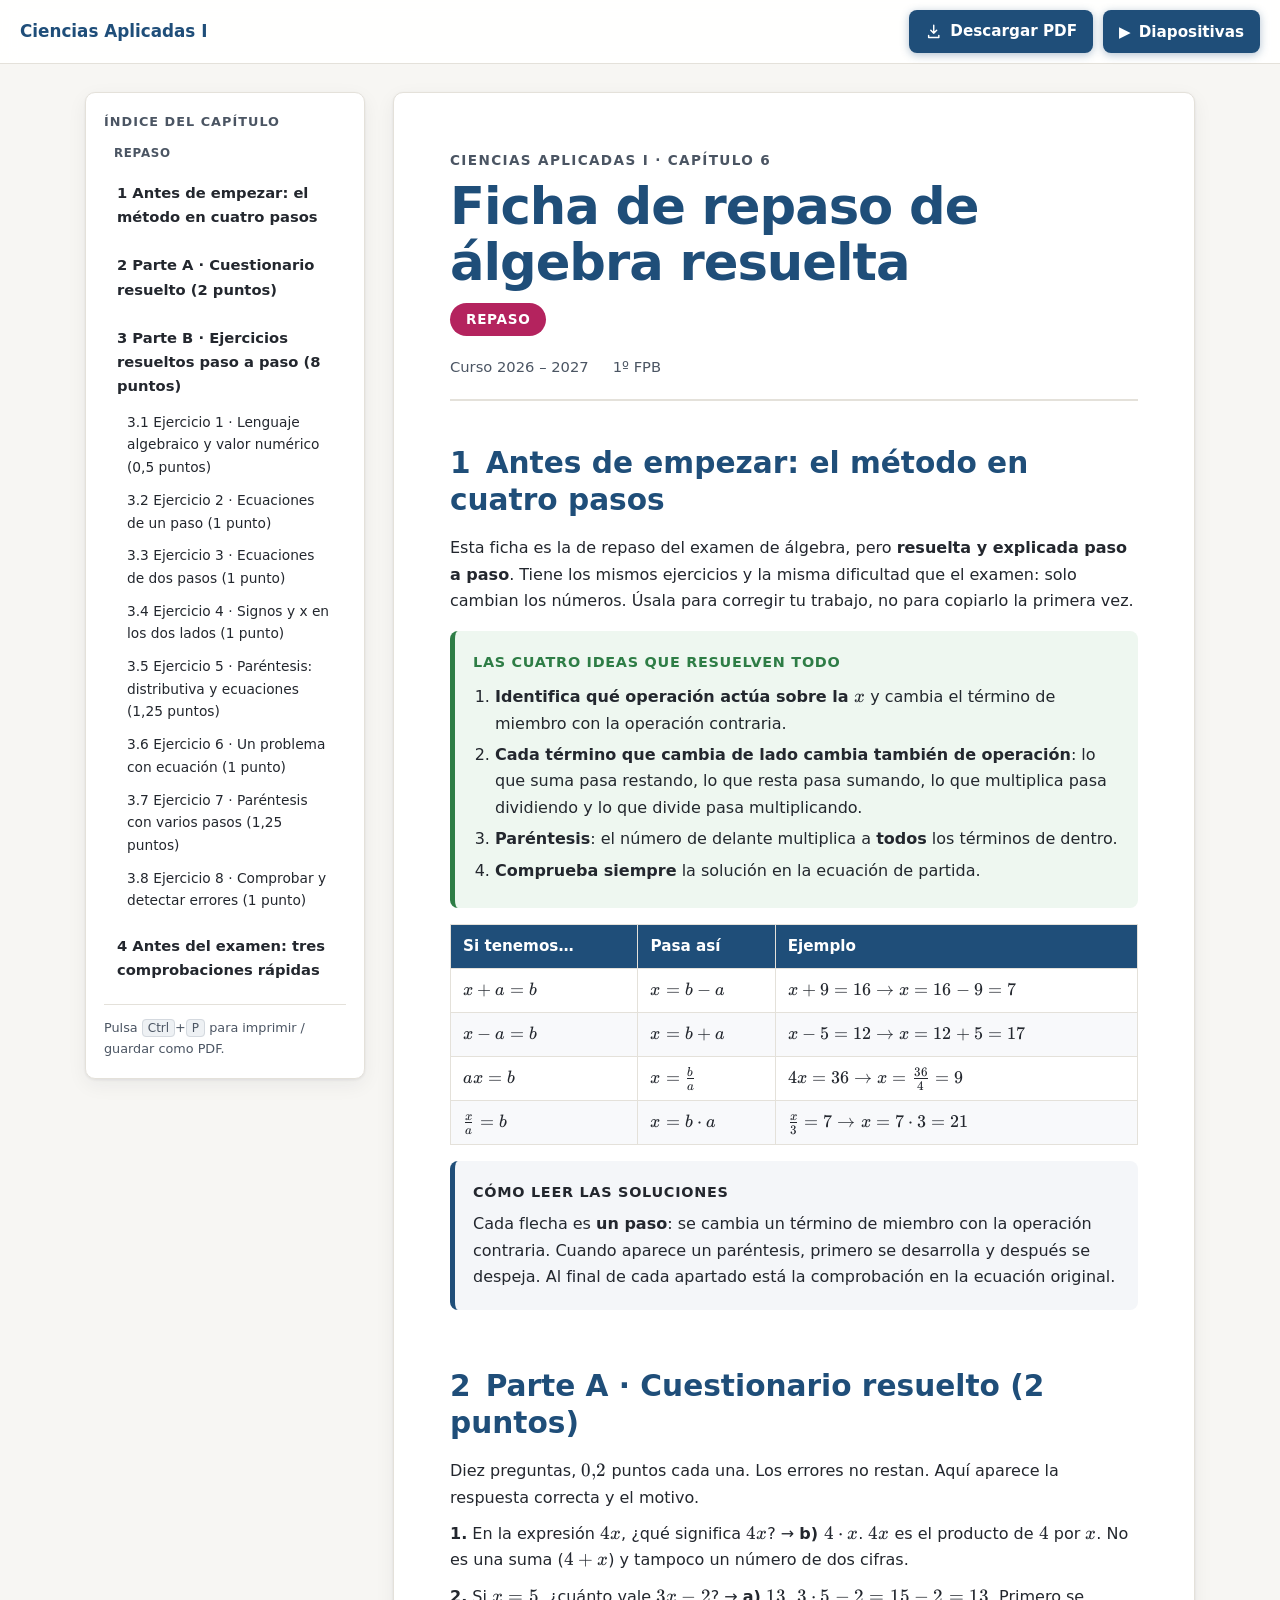
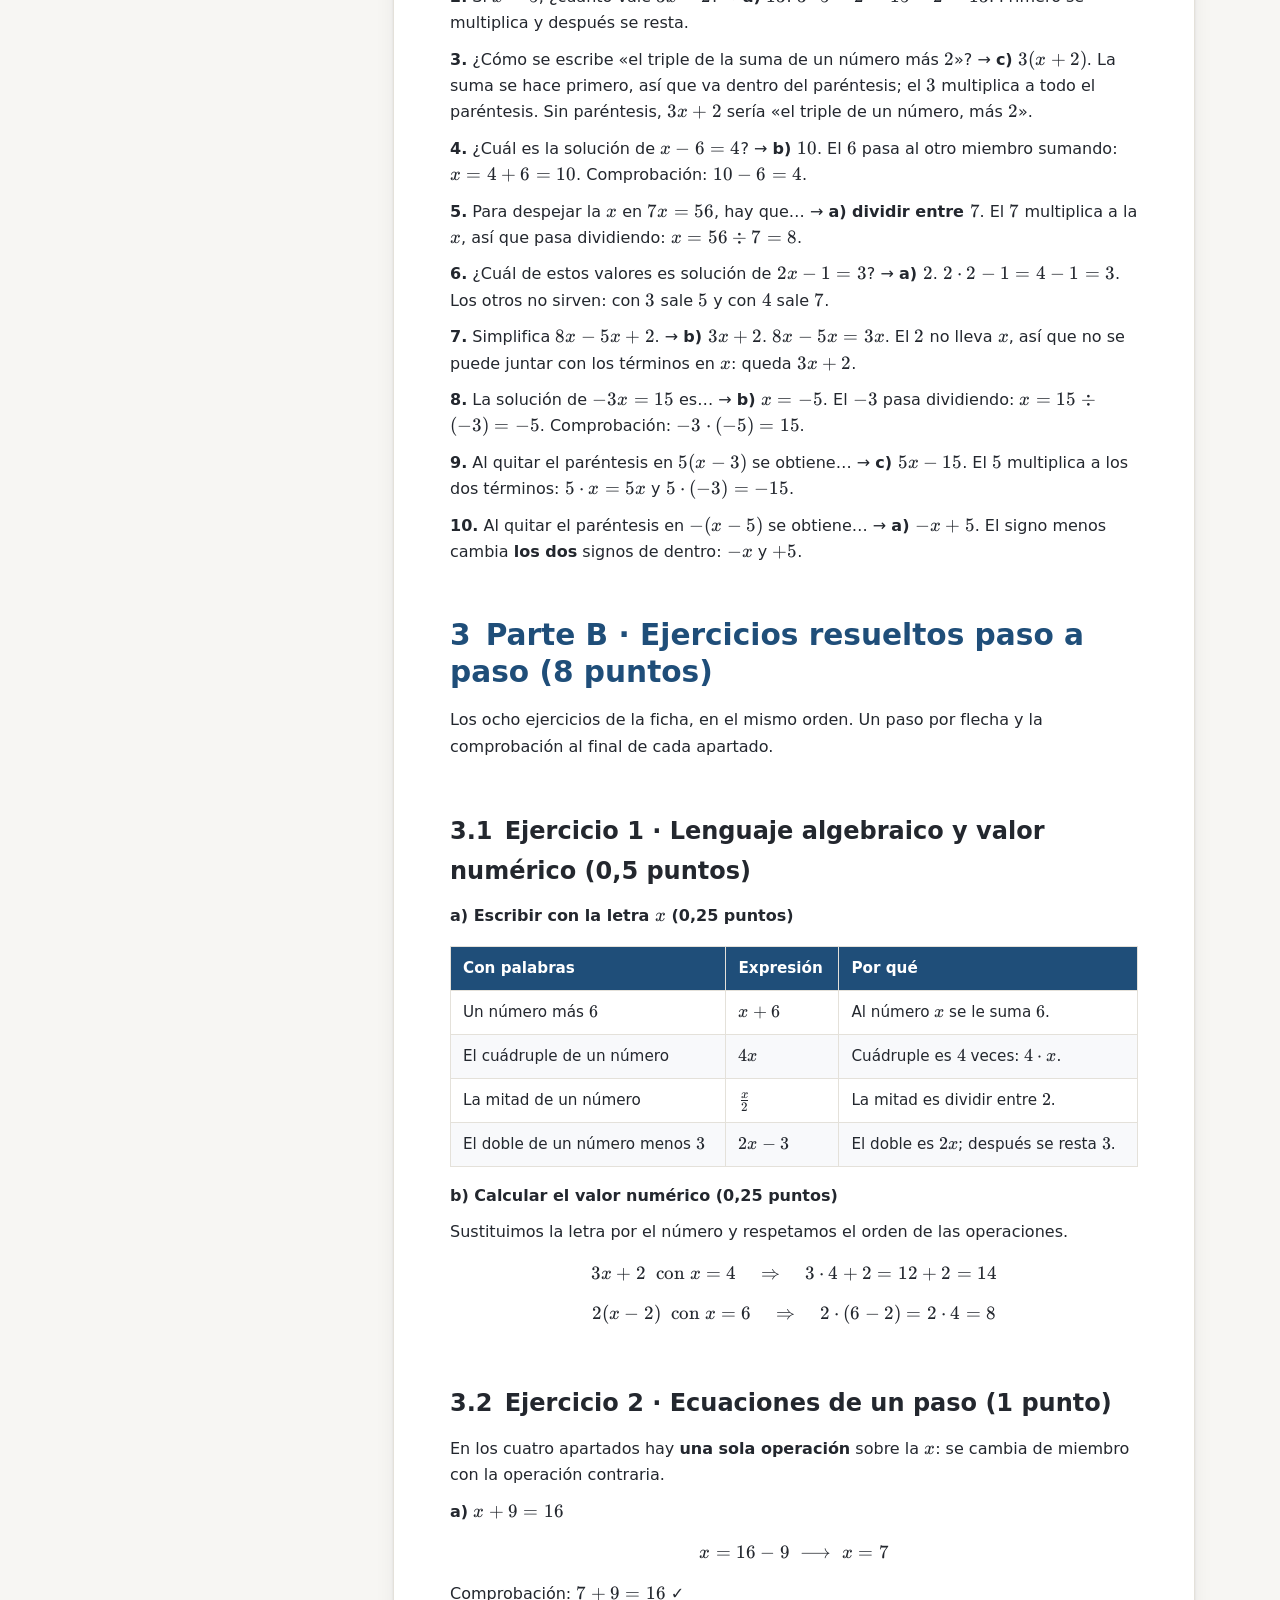
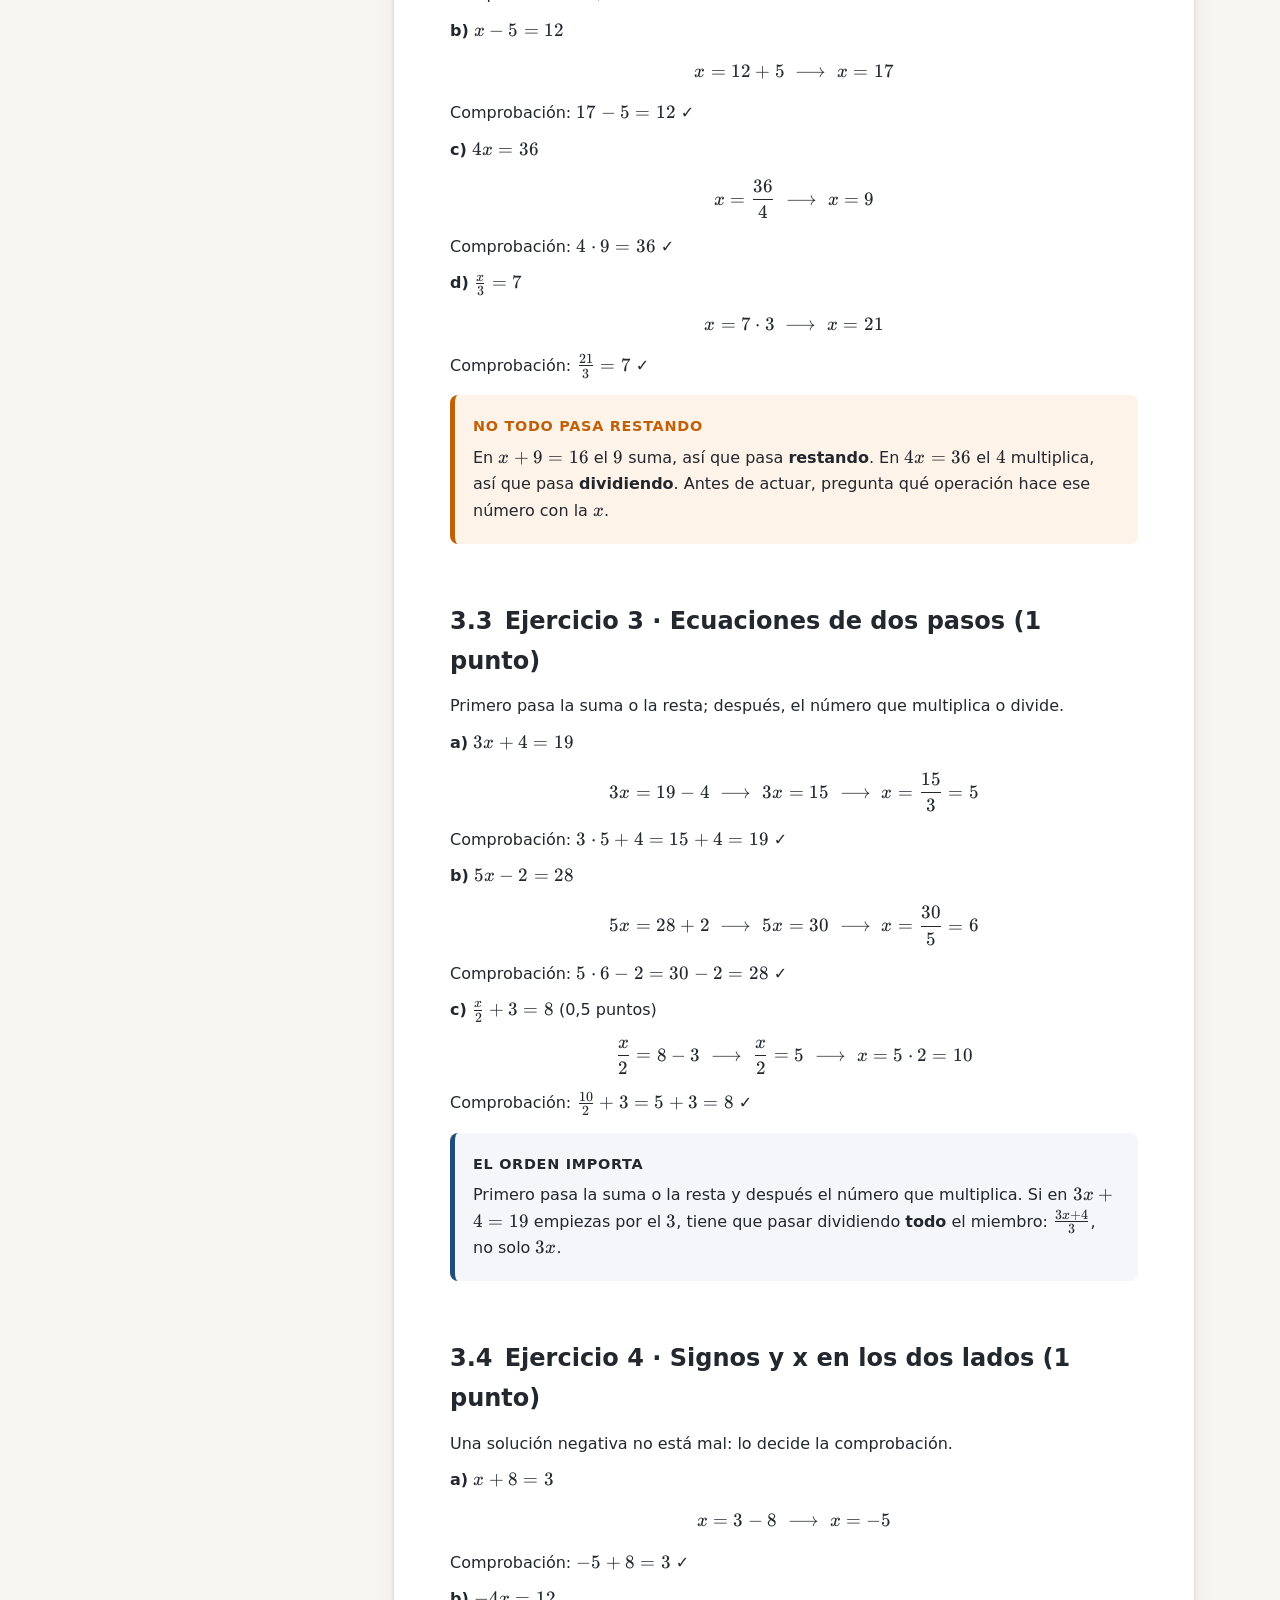
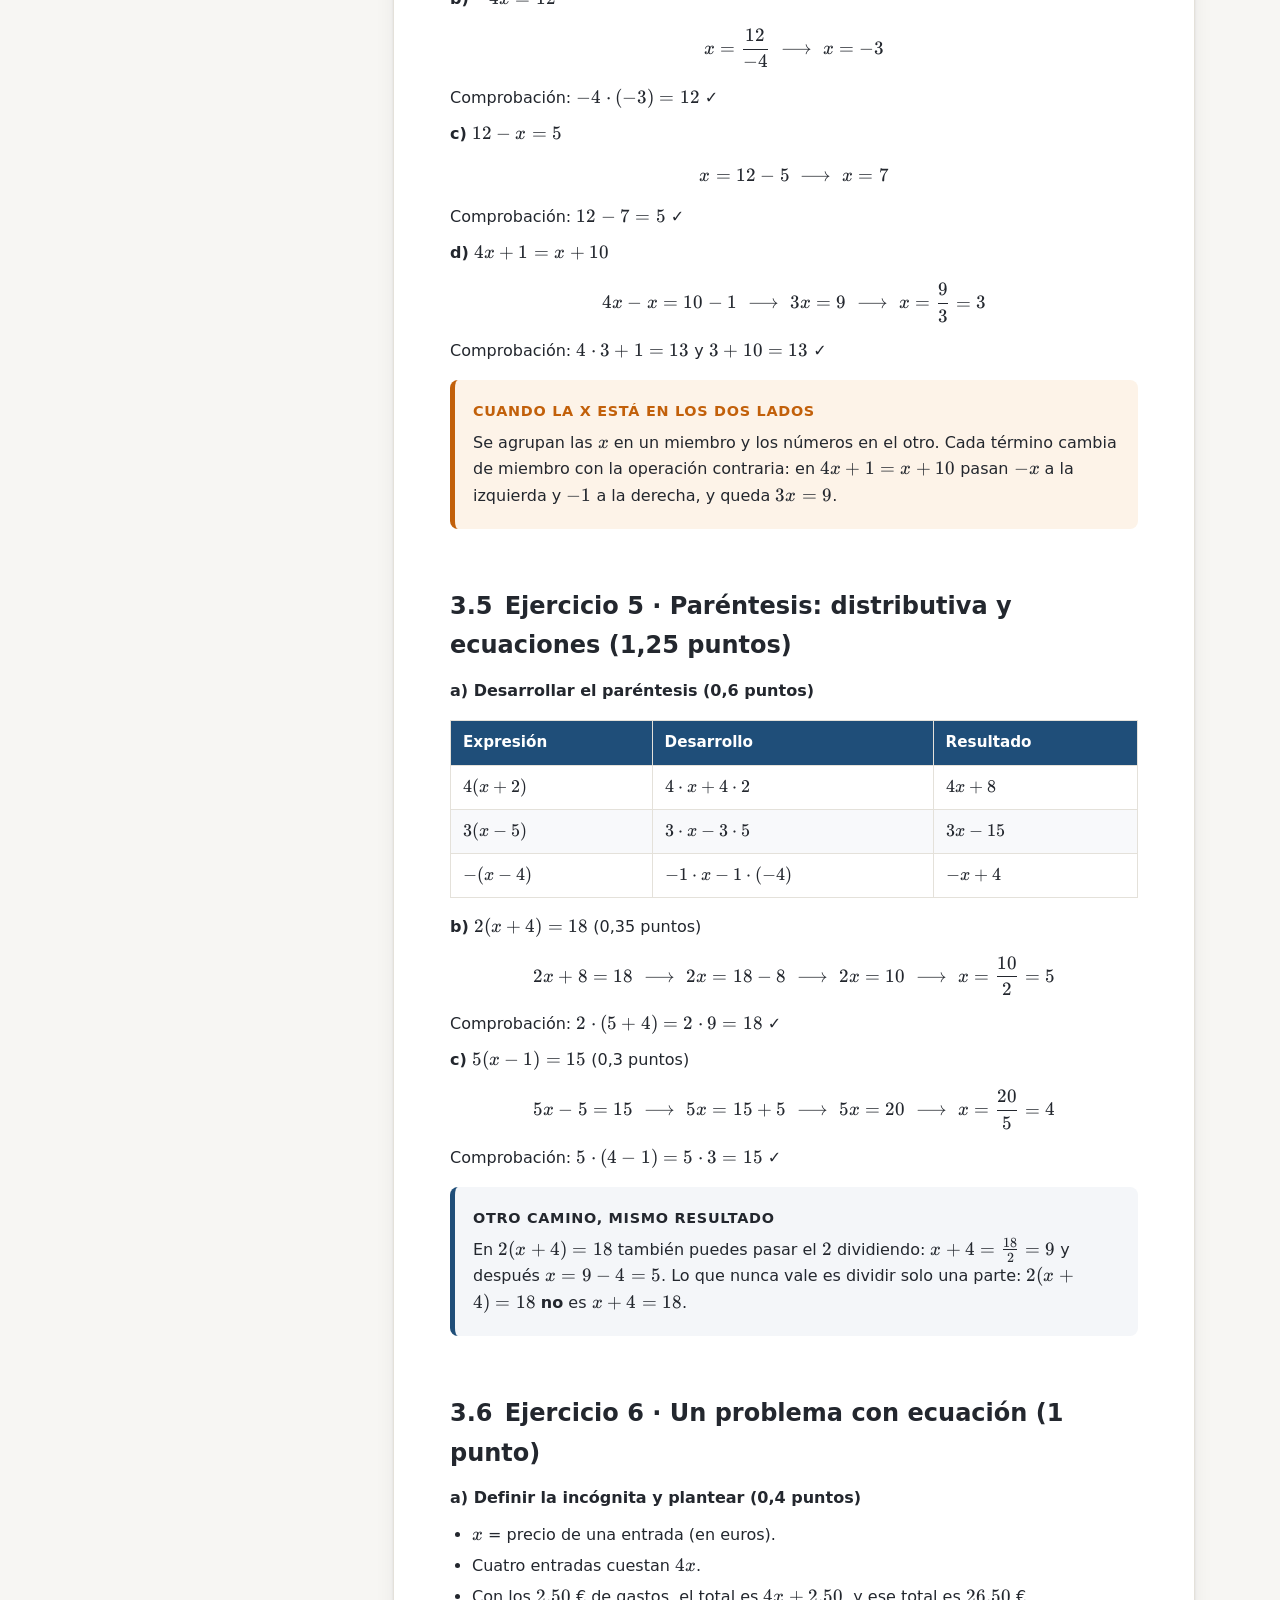
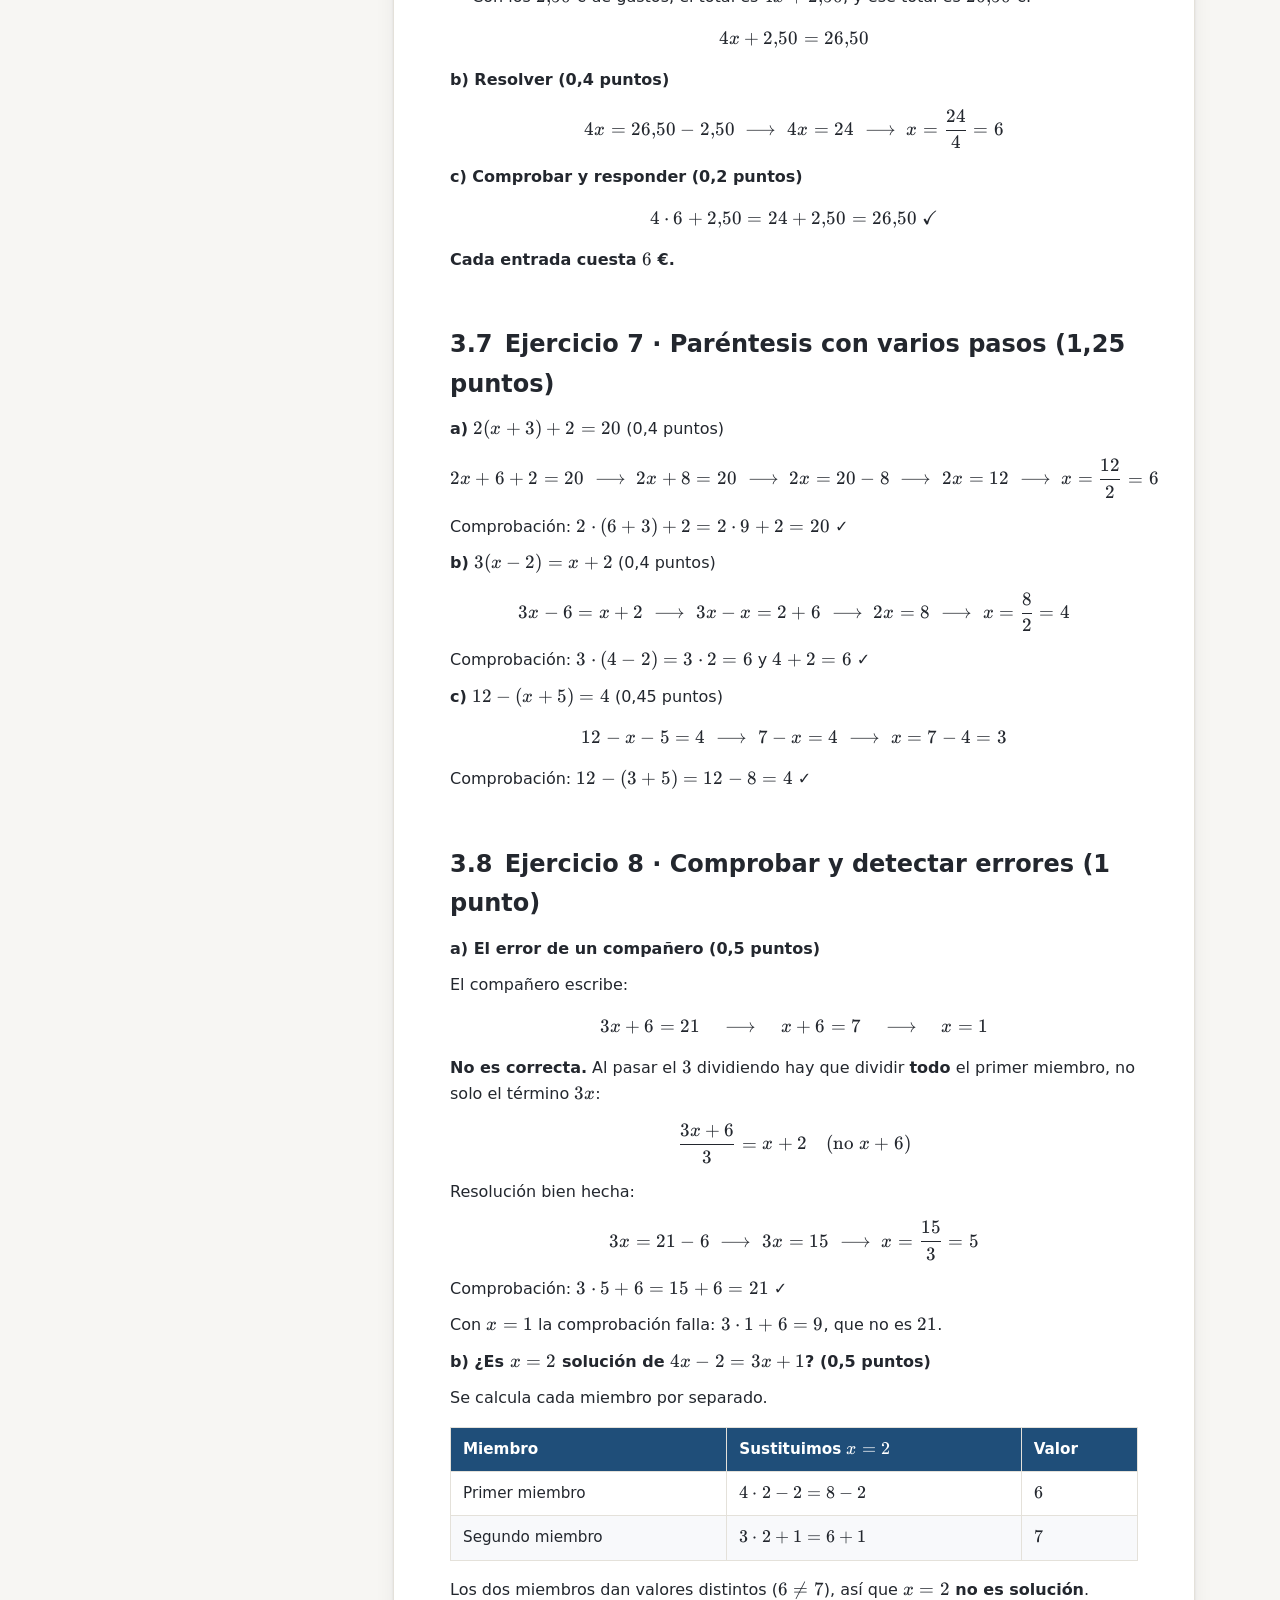
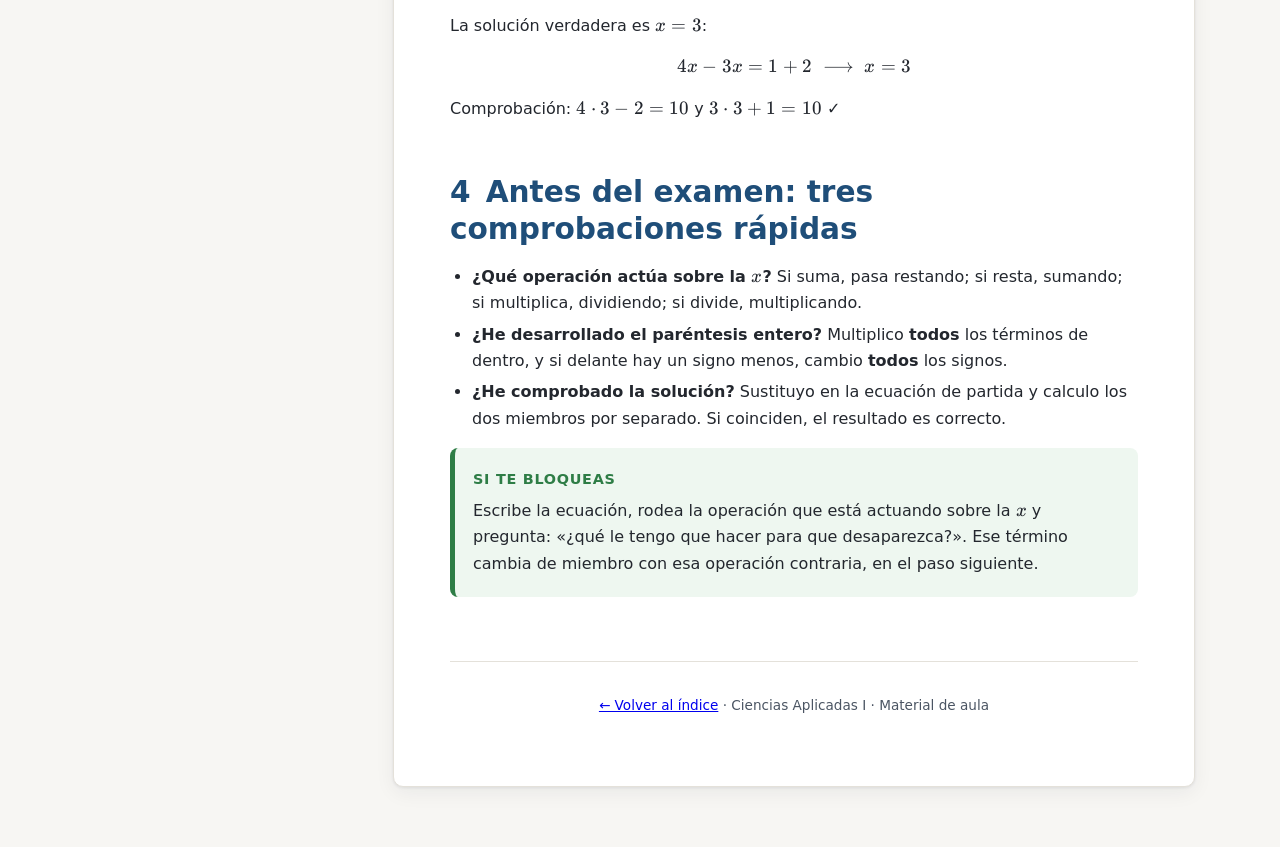
<file: capitulos/06-ficha-repaso-algebra.html>
<!DOCTYPE html>
<html lang="es">
<head>
  <meta charset="UTF-8">
  <meta name="viewport" content="width=device-width, initial-scale=1.0">
  <title>Ficha de repaso de álgebra resuelta · Ciencias Aplicadas I</title>
  <meta name="description" content="Ficha de repaso de álgebra resuelta — Ciencias Aplicadas I">
  <link rel="stylesheet" href="../styles.css">
  <style>
@media print {
  @page {
    @top-left { content: "Ciencias Aplicadas I - 1º FPB"; }
    @top-right { content: "Colegio San Gabriel"; }
    @bottom-right { content: "Cap 6. Ficha de repaso de álgebra resuelta - " counter(page) "/" counter(pages); }
  }
}
</style>
  <!-- KaTeX se sirve localmente: el capítulo sigue funcionando sin Internet. -->
  <link rel="stylesheet" href="../lib/katex/katex.min.css">
</head>
<body>

  <!-- ======================= BARRA SUPERIOR ======================= -->
  <header class="topbar">
    <div class="topbar__title">
      <button class="btn btn--ghost topbar__menu" id="btn-menu" aria-label="Abrir índice">☰</button>
      <a class="topbar__brand" href="../index.html" title="Volver al índice general">Ciencias Aplicadas I</a>
    </div>
    <div class="topbar__actions">
      <a class="btn btn--primary" href="./06-ficha-repaso-algebra.pdf" download title="Descargar el PDF ya maquetado"><svg class="btn__icon" aria-hidden="true" focusable="false" viewBox="0 0 24 24"><path d="M12 3v11m0 0 4-4m-4 4-4-4M5 17v3h14v-3" fill="none" stroke="currentColor" stroke-linecap="round" stroke-linejoin="round" stroke-width="2"/></svg><span class="btn__label">Descargar PDF</span></a>
      <button class="btn btn--primary" id="btn-slides" title="Ver el contenido como diapositivas">
        ▶ <span class="btn__label">Diapositivas</span>
      </button>
      <!-- Solo se muestra cuando editor-local.js sirve la página en 127.0.0.1. -->
      <a class="btn btn--outline" id="btn-editor" href="/editor" hidden title="Editar el Markdown en este ordenador">
        ✎ <span class="btn__label">Editar Markdown</span>
      </a>
    </div>
  </header>

  <div class="layout">

    <!-- ======================= ÍNDICE LATERAL ======================= -->
    <nav class="sidebar" id="sidebar" aria-label="Índice del capítulo">
      <p class="sidebar__title">Índice del capítulo</p>
      <ol class="toc" id="toc"><!-- se genera con JS --></ol>
      <p class="sidebar__hint">Pulsa <kbd>Ctrl</kbd>+<kbd>P</kbd> para imprimir / guardar como PDF.</p>
    </nav>

    <!-- ======================= CONTENIDO ======================= -->
    <main class="content" id="content">

      <header class="cover" id="portada">
  <span class="cover__number" aria-hidden="true">06</span>
  <div class="cover__body">
    <p class="cover__kicker">Ciencias Aplicadas I · Capítulo 6</p>
    <h1 class="cover__title">Ficha de repaso de álgebra resuelta</h1>
    <p class="cover__subtitle"><span class="tag tag--act">Repaso</span></p>
    <div class="cover__meta"><span>Curso 2026 – 2027</span><span>1º FPB</span></div>
  </div>
</header>

      <section class="slide" id="seccion-1" data-materia="actividades" data-seccion="Antes de empezar: el método en cuatro pasos" data-seccion-numero="1" data-numero="1" data-nivel="2">
  <h2><span class="heading__number">1</span> Antes de empezar: el método en cuatro pasos</h2>
<p>Esta ficha es la de repaso del examen de álgebra, pero <strong>resuelta y explicada paso a paso</strong>. Tiene los mismos ejercicios y la misma dificultad que el examen: solo cambian los números. Úsala para corregir tu trabajo, no para copiarlo la primera vez.</p>

<div class="box box--resumen">
<p class="box__title">Las cuatro ideas que resuelven todo</p>
<ol>
<li><strong>Identifica qué operación actúa sobre la $x$</strong> y cambia el término de miembro con la operación contraria.</li>
<li><strong>Cada término que cambia de lado cambia también de operación</strong>: lo que suma pasa restando, lo que resta pasa sumando, lo que multiplica pasa dividiendo y lo que divide pasa multiplicando.</li>
<li><strong>Paréntesis</strong>: el número de delante multiplica a <strong>todos</strong> los términos de dentro.</li>
<li><strong>Comprueba siempre</strong> la solución en la ecuación de partida.</li>
</ol>

</div>
<table>
<thead>
<tr>
<th>Si tenemos…</th>
<th>Pasa así</th>
<th>Ejemplo</th>
</tr>
</thead>
<tbody><tr>
<td>$x + a = b$</td>
<td>$x = b - a$</td>
<td>$x + 9 = 16 \rightarrow x = 16 - 9 = 7$</td>
</tr>
<tr>
<td>$x - a = b$</td>
<td>$x = b + a$</td>
<td>$x - 5 = 12 \rightarrow x = 12 + 5 = 17$</td>
</tr>
<tr>
<td>$ax = b$</td>
<td>$x = \frac{b}{a}$</td>
<td>$4x = 36 \rightarrow x = \frac{36}{4} = 9$</td>
</tr>
<tr>
<td>$\frac{x}{a} = b$</td>
<td>$x = b \cdot a$</td>
<td>$\frac{x}{3} = 7 \rightarrow x = 7 \cdot 3 = 21$</td>
</tr>
</tbody></table>

<div class="box">
<p class="box__title">Cómo leer las soluciones</p>
<p>Cada flecha es <strong>un paso</strong>: se cambia un término de miembro con la operación contraria. Cuando aparece un paréntesis, primero se desarrolla y después se despeja. Al final de cada apartado está la comprobación en la ecuación original.</p>

</div>
</section>
<section class="slide" id="seccion-2" data-materia="actividades" data-seccion="Parte A · Cuestionario resuelto (2 puntos)" data-seccion-numero="2" data-numero="2" data-nivel="2">
  <h2><span class="heading__number">2</span> Parte A · Cuestionario resuelto (2 puntos)</h2>
<p>Diez preguntas, $0{,}2$ puntos cada una. Los errores no restan. Aquí aparece la respuesta correcta y el motivo.</p>
<p><strong>1.</strong> En la expresión $4x$, ¿qué significa $4x$? → <strong>b) $4 \cdot x$</strong>.
$4x$ es el producto de $4$ por $x$. No es una suma ($4+x$) y tampoco un número de dos cifras.</p>
<p><strong>2.</strong> Si $x = 5$, ¿cuánto vale $3x - 2$? → <strong>a) $13$</strong>.
$3 \cdot 5 - 2 = 15 - 2 = 13$. Primero se multiplica y después se resta.</p>
<p><strong>3.</strong> ¿Cómo se escribe «el triple de la suma de un número más $2$»? → <strong>c) $3(x+2)$</strong>.
La suma se hace primero, así que va dentro del paréntesis; el $3$ multiplica a todo el paréntesis. Sin paréntesis, $3x+2$ sería «el triple de un número, más $2$».</p>
<p><strong>4.</strong> ¿Cuál es la solución de $x - 6 = 4$? → <strong>b) $10$</strong>.
El $6$ pasa al otro miembro sumando: $x = 4 + 6 = 10$. Comprobación: $10 - 6 = 4$.</p>
<p><strong>5.</strong> Para despejar la $x$ en $7x = 56$, hay que… → <strong>a) dividir entre $7$</strong>.
El $7$ multiplica a la $x$, así que pasa dividiendo: $x = 56 \div 7 = 8$.</p>
<p><strong>6.</strong> ¿Cuál de estos valores es solución de $2x - 1 = 3$? → <strong>a) $2$</strong>.
$2 \cdot 2 - 1 = 4 - 1 = 3$. Los otros no sirven: con $3$ sale $5$ y con $4$ sale $7$.</p>
<p><strong>7.</strong> Simplifica $8x - 5x + 2$. → <strong>b) $3x + 2$</strong>.
$8x - 5x = 3x$. El $2$ no lleva $x$, así que no se puede juntar con los términos en $x$: queda $3x + 2$.</p>
<p><strong>8.</strong> La solución de $-3x = 15$ es… → <strong>b) $x = -5$</strong>.
El $-3$ pasa dividiendo: $x = 15 \div (-3) = -5$. Comprobación: $-3 \cdot (-5) = 15$.</p>
<p><strong>9.</strong> Al quitar el paréntesis en $5(x-3)$ se obtiene… → <strong>c) $5x - 15$</strong>.
El $5$ multiplica a los dos términos: $5 \cdot x = 5x$ y $5 \cdot (-3) = -15$.</p>
<p><strong>10.</strong> Al quitar el paréntesis en $-(x-5)$ se obtiene… → <strong>a) $-x + 5$</strong>.
El signo menos cambia <strong>los dos</strong> signos de dentro: $-x$ y $+5$.</p>

</section>
<section class="slide" id="seccion-3" data-materia="actividades" data-seccion="Parte B · Ejercicios resueltos paso a paso (8 puntos)" data-seccion-numero="3" data-numero="3" data-nivel="2">
  <h2><span class="heading__number">3</span> Parte B · Ejercicios resueltos paso a paso (8 puntos)</h2>
<p>Los ocho ejercicios de la ficha, en el mismo orden. Un paso por flecha y la comprobación al final de cada apartado.</p>

</section>
<section class="slide" id="seccion-4" data-materia="actividades" data-seccion="Parte B · Ejercicios resueltos paso a paso (8 puntos)" data-seccion-numero="3" data-numero="3.1" data-nivel="3">
  <h3><span class="heading__number">3.1</span> Ejercicio 1 · Lenguaje algebraico y valor numérico (0,5 puntos)</h3>
<p><strong>a) Escribir con la letra $x$ (0,25 puntos)</strong></p>
<table>
<thead>
<tr>
<th>Con palabras</th>
<th>Expresión</th>
<th>Por qué</th>
</tr>
</thead>
<tbody><tr>
<td>Un número más $6$</td>
<td>$x + 6$</td>
<td>Al número $x$ se le suma $6$.</td>
</tr>
<tr>
<td>El cuádruple de un número</td>
<td>$4x$</td>
<td>Cuádruple es $4$ veces: $4 \cdot x$.</td>
</tr>
<tr>
<td>La mitad de un número</td>
<td>$\frac{x}{2}$</td>
<td>La mitad es dividir entre $2$.</td>
</tr>
<tr>
<td>El doble de un número menos $3$</td>
<td>$2x - 3$</td>
<td>El doble es $2x$; después se resta $3$.</td>
</tr>
</tbody></table>
<p><strong>b) Calcular el valor numérico (0,25 puntos)</strong></p>
<p>Sustituimos la letra por el número y respetamos el orden de las operaciones.</p>
<p>$$3x+2 \ \text{ con } x=4 \quad\Rightarrow\quad 3 \cdot 4 + 2 = 12 + 2 = 14$$</p>
<p>$$2(x-2) \ \text{ con } x=6 \quad\Rightarrow\quad 2 \cdot (6-2) = 2 \cdot 4 = 8$$</p>

</section>
<section class="slide" id="seccion-5" data-materia="actividades" data-seccion="Parte B · Ejercicios resueltos paso a paso (8 puntos)" data-seccion-numero="3" data-numero="3.2" data-nivel="3">
  <h3><span class="heading__number">3.2</span> Ejercicio 2 · Ecuaciones de un paso (1 punto)</h3>
<p>En los cuatro apartados hay <strong>una sola operación</strong> sobre la $x$: se cambia de miembro con la operación contraria.</p>
<p><strong>a)</strong> $x + 9 = 16$</p>
<p>$$x = 16 - 9 \;\longrightarrow\; x = 7$$</p>
<p>Comprobación: $7 + 9 = 16$ ✓</p>
<p><strong>b)</strong> $x - 5 = 12$</p>
<p>$$x = 12 + 5 \;\longrightarrow\; x = 17$$</p>
<p>Comprobación: $17 - 5 = 12$ ✓</p>
<p><strong>c)</strong> $4x = 36$</p>
<p>$$x = \frac{36}{4} \;\longrightarrow\; x = 9$$</p>
<p>Comprobación: $4 \cdot 9 = 36$ ✓</p>
<p><strong>d)</strong> $\frac{x}{3} = 7$</p>
<p>$$x = 7 \cdot 3 \;\longrightarrow\; x = 21$$</p>
<p>Comprobación: $\frac{21}{3} = 7$ ✓</p>

<div class="box box--dato">
<p class="box__title">No todo pasa restando</p>
<p>En $x + 9 = 16$ el $9$ suma, así que pasa <strong>restando</strong>. En $4x = 36$ el $4$ multiplica, así que pasa <strong>dividiendo</strong>. Antes de actuar, pregunta qué operación hace ese número con la $x$.</p>

</div>
</section>
<section class="slide" id="seccion-6" data-materia="actividades" data-seccion="Parte B · Ejercicios resueltos paso a paso (8 puntos)" data-seccion-numero="3" data-numero="3.3" data-nivel="3">
  <h3><span class="heading__number">3.3</span> Ejercicio 3 · Ecuaciones de dos pasos (1 punto)</h3>
<p>Primero pasa la suma o la resta; después, el número que multiplica o divide.</p>
<p><strong>a)</strong> $3x + 4 = 19$</p>
<p>$$3x = 19 - 4 \;\longrightarrow\; 3x = 15 \;\longrightarrow\; x = \frac{15}{3} = 5$$</p>
<p>Comprobación: $3 \cdot 5 + 4 = 15 + 4 = 19$ ✓</p>
<p><strong>b)</strong> $5x - 2 = 28$</p>
<p>$$5x = 28 + 2 \;\longrightarrow\; 5x = 30 \;\longrightarrow\; x = \frac{30}{5} = 6$$</p>
<p>Comprobación: $5 \cdot 6 - 2 = 30 - 2 = 28$ ✓</p>
<p><strong>c)</strong> $\frac{x}{2} + 3 = 8$ (0,5 puntos)</p>
<p>$$\frac{x}{2} = 8 - 3 \;\longrightarrow\; \frac{x}{2} = 5 \;\longrightarrow\; x = 5 \cdot 2 = 10$$</p>
<p>Comprobación: $\frac{10}{2} + 3 = 5 + 3 = 8$ ✓</p>

<div class="box">
<p class="box__title">El orden importa</p>
<p>Primero pasa la suma o la resta y después el número que multiplica. Si en $3x+4=19$ empiezas por el $3$, tiene que pasar dividiendo <strong>todo</strong> el miembro: $\frac{3x+4}{3}$, no solo $3x$.</p>

</div>
</section>
<section class="slide" id="seccion-7" data-materia="actividades" data-seccion="Parte B · Ejercicios resueltos paso a paso (8 puntos)" data-seccion-numero="3" data-numero="3.4" data-nivel="3">
  <h3><span class="heading__number">3.4</span> Ejercicio 4 · Signos y x en los dos lados (1 punto)</h3>
<p>Una solución negativa no está mal: lo decide la comprobación.</p>
<p><strong>a)</strong> $x + 8 = 3$</p>
<p>$$x = 3 - 8 \;\longrightarrow\; x = -5$$</p>
<p>Comprobación: $-5 + 8 = 3$ ✓</p>
<p><strong>b)</strong> $-4x = 12$</p>
<p>$$x = \frac{12}{-4} \;\longrightarrow\; x = -3$$</p>
<p>Comprobación: $-4 \cdot (-3) = 12$ ✓</p>
<p><strong>c)</strong> $12 - x = 5$</p>
<p>$$x = 12 - 5 \;\longrightarrow\; x = 7$$</p>
<p>Comprobación: $12 - 7 = 5$ ✓</p>
<p><strong>d)</strong> $4x + 1 = x + 10$</p>
<p>$$4x - x = 10 - 1 \;\longrightarrow\; 3x = 9 \;\longrightarrow\; x = \frac{9}{3} = 3$$</p>
<p>Comprobación: $4 \cdot 3 + 1 = 13$ y $3 + 10 = 13$ ✓</p>

<div class="box box--dato">
<p class="box__title">Cuando la x está en los dos lados</p>
<p>Se agrupan las $x$ en un miembro y los números en el otro. Cada término cambia de miembro con la operación contraria: en $4x+1=x+10$ pasan $-x$ a la izquierda y $-1$ a la derecha, y queda $3x=9$.</p>

</div>
</section>
<section class="slide" id="seccion-8" data-materia="actividades" data-seccion="Parte B · Ejercicios resueltos paso a paso (8 puntos)" data-seccion-numero="3" data-numero="3.5" data-nivel="3">
  <h3><span class="heading__number">3.5</span> Ejercicio 5 · Paréntesis: distributiva y ecuaciones (1,25 puntos)</h3>
<p><strong>a) Desarrollar el paréntesis (0,6 puntos)</strong></p>
<table>
<thead>
<tr>
<th>Expresión</th>
<th>Desarrollo</th>
<th>Resultado</th>
</tr>
</thead>
<tbody><tr>
<td>$4(x+2)$</td>
<td>$4 \cdot x + 4 \cdot 2$</td>
<td>$4x + 8$</td>
</tr>
<tr>
<td>$3(x-5)$</td>
<td>$3 \cdot x - 3 \cdot 5$</td>
<td>$3x - 15$</td>
</tr>
<tr>
<td>$-(x-4)$</td>
<td>$-1 \cdot x - 1 \cdot (-4)$</td>
<td>$-x + 4$</td>
</tr>
</tbody></table>
<p><strong>b)</strong> $2(x+4) = 18$ (0,35 puntos)</p>
<p>$$2x + 8 = 18 \;\longrightarrow\; 2x = 18 - 8 \;\longrightarrow\; 2x = 10 \;\longrightarrow\; x = \frac{10}{2} = 5$$</p>
<p>Comprobación: $2 \cdot (5+4) = 2 \cdot 9 = 18$ ✓</p>
<p><strong>c)</strong> $5(x-1) = 15$ (0,3 puntos)</p>
<p>$$5x - 5 = 15 \;\longrightarrow\; 5x = 15 + 5 \;\longrightarrow\; 5x = 20 \;\longrightarrow\; x = \frac{20}{5} = 4$$</p>
<p>Comprobación: $5 \cdot (4-1) = 5 \cdot 3 = 15$ ✓</p>

<div class="box">
<p class="box__title">Otro camino, mismo resultado</p>
<p>En $2(x+4)=18$ también puedes pasar el $2$ dividiendo: $x+4 = \frac{18}{2} = 9$ y después $x = 9 - 4 = 5$. Lo que nunca vale es dividir solo una parte: $2(x+4)=18$ <strong>no</strong> es $x+4=18$.</p>

</div>
</section>
<section class="slide" id="seccion-9" data-materia="actividades" data-seccion="Parte B · Ejercicios resueltos paso a paso (8 puntos)" data-seccion-numero="3" data-numero="3.6" data-nivel="3">
  <h3><span class="heading__number">3.6</span> Ejercicio 6 · Un problema con ecuación (1 punto)</h3>
<p><strong>a) Definir la incógnita y plantear (0,4 puntos)</strong></p>
<ul>
<li>$x$ = precio de una entrada (en euros).</li>
<li>Cuatro entradas cuestan $4x$.</li>
<li>Con los $2{,}50$ € de gastos, el total es $4x + 2{,}50$, y ese total es $26{,}50$ €.</li>
</ul>
<p>$$4x + 2{,}50 = 26{,}50$$</p>
<p><strong>b) Resolver (0,4 puntos)</strong></p>
<p>$$4x = 26{,}50 - 2{,}50 \;\longrightarrow\; 4x = 24 \;\longrightarrow\; x = \frac{24}{4} = 6$$</p>
<p><strong>c) Comprobar y responder (0,2 puntos)</strong></p>
<p>$$4 \cdot 6 + 2{,}50 = 24 + 2{,}50 = 26{,}50 \ \checkmark$$</p>
<p><strong>Cada entrada cuesta $6$ €.</strong></p>

</section>
<section class="slide" id="seccion-10" data-materia="actividades" data-seccion="Parte B · Ejercicios resueltos paso a paso (8 puntos)" data-seccion-numero="3" data-numero="3.7" data-nivel="3">
  <h3><span class="heading__number">3.7</span> Ejercicio 7 · Paréntesis con varios pasos (1,25 puntos)</h3>
<p><strong>a)</strong> $2(x+3) + 2 = 20$ (0,4 puntos)</p>
<p>$$2x + 6 + 2 = 20 \;\longrightarrow\; 2x + 8 = 20 \;\longrightarrow\; 2x = 20 - 8 \;\longrightarrow\; 2x = 12 \;\longrightarrow\; x = \frac{12}{2} = 6$$</p>
<p>Comprobación: $2 \cdot (6+3) + 2 = 2 \cdot 9 + 2 = 20$ ✓</p>
<p><strong>b)</strong> $3(x-2) = x + 2$ (0,4 puntos)</p>
<p>$$3x - 6 = x + 2 \;\longrightarrow\; 3x - x = 2 + 6 \;\longrightarrow\; 2x = 8 \;\longrightarrow\; x = \frac{8}{2} = 4$$</p>
<p>Comprobación: $3 \cdot (4-2) = 3 \cdot 2 = 6$ y $4 + 2 = 6$ ✓</p>
<p><strong>c)</strong> $12 - (x+5) = 4$ (0,45 puntos)</p>
<p>$$12 - x - 5 = 4 \;\longrightarrow\; 7 - x = 4 \;\longrightarrow\; x = 7 - 4 = 3$$</p>
<p>Comprobación: $12 - (3+5) = 12 - 8 = 4$ ✓</p>

</section>
<section class="slide" id="seccion-11" data-materia="actividades" data-seccion="Parte B · Ejercicios resueltos paso a paso (8 puntos)" data-seccion-numero="3" data-numero="3.8" data-nivel="3">
  <h3><span class="heading__number">3.8</span> Ejercicio 8 · Comprobar y detectar errores (1 punto)</h3>
<p><strong>a) El error de un compañero (0,5 puntos)</strong></p>
<p>El compañero escribe:</p>
<p>$$3x + 6 = 21 \quad\longrightarrow\quad x + 6 = 7 \quad\longrightarrow\quad x = 1$$</p>
<p><strong>No es correcta.</strong> Al pasar el $3$ dividiendo hay que dividir <strong>todo</strong> el primer miembro, no solo el término $3x$:</p>
<p>$$\frac{3x+6}{3} = x + 2 \quad \text{(no } x+6)$$</p>
<p>Resolución bien hecha:</p>
<p>$$3x = 21 - 6 \;\longrightarrow\; 3x = 15 \;\longrightarrow\; x = \frac{15}{3} = 5$$</p>
<p>Comprobación: $3 \cdot 5 + 6 = 15 + 6 = 21$ ✓</p>
<p>Con $x=1$ la comprobación falla: $3 \cdot 1 + 6 = 9$, que no es $21$.</p>
<p><strong>b) ¿Es $x = 2$ solución de $4x - 2 = 3x + 1$? (0,5 puntos)</strong></p>
<p>Se calcula cada miembro por separado.</p>
<table>
<thead>
<tr>
<th>Miembro</th>
<th>Sustituimos $x = 2$</th>
<th>Valor</th>
</tr>
</thead>
<tbody><tr>
<td>Primer miembro</td>
<td>$4 \cdot 2 - 2 = 8 - 2$</td>
<td>$6$</td>
</tr>
<tr>
<td>Segundo miembro</td>
<td>$3 \cdot 2 + 1 = 6 + 1$</td>
<td>$7$</td>
</tr>
</tbody></table>
<p>Los dos miembros dan valores distintos ($6 \ne 7$), así que <strong>$x = 2$ no es solución</strong>.</p>
<p>La solución verdadera es $x = 3$:</p>
<p>$$4x - 3x = 1 + 2 \;\longrightarrow\; x = 3$$</p>
<p>Comprobación: $4 \cdot 3 - 2 = 10$ y $3 \cdot 3 + 1 = 10$ ✓</p>

</section>
<section class="slide" id="seccion-12" data-materia="actividades" data-seccion="Antes del examen: tres comprobaciones rápidas" data-seccion-numero="4" data-numero="4" data-nivel="2">
  <h2><span class="heading__number">4</span> Antes del examen: tres comprobaciones rápidas</h2>
<ul>
<li><strong>¿Qué operación actúa sobre la $x$?</strong> Si suma, pasa restando; si resta, sumando; si multiplica, dividiendo; si divide, multiplicando.</li>
<li><strong>¿He desarrollado el paréntesis entero?</strong> Multiplico <strong>todos</strong> los términos de dentro, y si delante hay un signo menos, cambio <strong>todos</strong> los signos.</li>
<li><strong>¿He comprobado la solución?</strong> Sustituyo en la ecuación de partida y calculo los dos miembros por separado. Si coinciden, el resultado es correcto.</li>
</ul>

<div class="box box--resumen">
<p class="box__title">Si te bloqueas</p>
<p>Escribe la ecuación, rodea la operación que está actuando sobre la $x$ y pregunta: «¿qué le tengo que hacer para que desaparezca?». Ese término cambia de miembro con esa operación contraria, en el paso siguiente.</p>

</div>
</section>


      <footer class="page-footer">
        <p><a href="../index.html">← Volver al índice</a> · Ciencias Aplicadas I · Material de aula</p>
      </footer>
    </main>
  </div>

  <!-- ======================= VISOR DE DIAPOSITIVAS ======================= -->
  <div class="slideshow" id="slideshow" hidden>
    <div class="slideshow__progress"><div class="slideshow__bar" id="slides-bar"></div></div>
    <button class="slideshow__close" id="slides-close" title="Salir (Esc)">✕</button>
    <div class="slideshow__stage" id="slides-stage"></div>
    <div class="slideshow__controls">
      <button class="slideshow__nav" id="slides-prev" title="Anterior (←)">←</button>
      <span class="slideshow__counter" id="slides-counter">1 / 1</span>
      <button class="slideshow__nav" id="slides-next" title="Siguiente (→)">→</button>
    </div>
  </div>

  <script src="../lib/katex/katex.min.js"></script>
  <script src="../lib/katex/auto-render.min.js"></script>
  <script>
    // $...$ para expresiones en línea y $$...$$ para fórmulas centradas.
    renderMathInElement(document.getElementById("content"), {
      delimiters: [
        { left: "$$", right: "$$", display: true },
        { left: "\\[", right: "\\]", display: true },
        { left: "$", right: "$", display: false },
        { left: "\\(", right: "\\)", display: false }
      ],
      throwOnError: false,
      strict: "warn"
    });
  </script>
  <script src="../script.js"></script>
</body>
</html>
</file>
<file: styles.css>
/* ============================================================
   CIENCIAS APLICADAS I · Hoja de estilos
   - Vista de lectura (pantalla)
   - Impresión / PDF (@media print)
   - Modo diapositivas (.slideshow)
   ============================================================ */

/* ---------- Variables y tema ---------- */
:root {
  --azul:      #1f4e79;
  --azul-suave:#e8f0f8;
  --mat:       #2563ab;   /* matemáticas */
  --bio:       #2e7d46;   /* biología   */
  --fis:       #c2600a;   /* física     */
  --qui:       #7c3aed;   /* química    */
  --act:       #b4235e;   /* actividades */
  --texto:     #23272e;
  --texto-suave: #4b5563;
  --fondo:     #f7f6f3;
  --tarjeta:   #ffffff;
  --borde:     #e4e1da;
  --radio:     10px;
  --sombra:    0 1px 3px rgba(20, 30, 50, .08), 0 6px 20px rgba(20, 30, 50, .06);
  --fuente:    "Segoe UI", system-ui, -apple-system, Roboto, "Helvetica Neue", Arial, sans-serif;
}

/* ---------- Reset básico ---------- */
*, *::before, *::after { box-sizing: border-box; }

html { scroll-behavior: smooth; }

body {
  margin: 0;
  font-family: var(--fuente);
  color: var(--texto);
  background: var(--fondo);
  line-height: 1.65;
  -webkit-font-smoothing: antialiased;
}

img { max-width: 100%; }

/* Las imágenes insertadas desde Markdown se muestran centradas. */
.slide img {
  display: block;
  height: auto;
  margin: 16px auto;
}

/* ============================================================
   BARRA SUPERIOR
   ============================================================ */
.topbar {
  position: sticky;
  top: 0;
  z-index: 50;
  display: flex;
  align-items: center;
  justify-content: space-between;
  gap: 12px;
  padding: 10px 20px;
  background: rgba(255, 255, 255, .92);
  backdrop-filter: blur(8px);
  border-bottom: 1px solid var(--borde);
}

.topbar__title { display: flex; align-items: center; gap: 10px; }

.topbar__brand {
  font-weight: 700;
  color: var(--azul);
  font-size: 1.05rem;
  white-space: nowrap;
  text-decoration: none;
}
.topbar__brand:hover { color: #163c60; }

.topbar__actions { display: flex; gap: 10px; }

/* Botones */
.btn {
  display: inline-flex;
  align-items: center;
  gap: 8px;
  border: none;
  border-radius: 8px;
  padding: 9px 16px;
  font-size: .95rem;
  font-family: inherit;
  font-weight: 600;
  cursor: pointer;
  text-decoration: none;
  transition: transform .12s ease, box-shadow .12s ease, background .12s ease;
  white-space: nowrap;
}
.btn__icon {
  width: 1.15em;
  height: 1.15em;
  flex: 0 0 auto;
}
.btn:active { transform: translateY(1px); }

/* El atributo hidden debe ganar a display: inline-flex de .btn. */
.btn[hidden] { display: none !important; }

.btn--primary {
  background: var(--azul);
  color: #fff;
  box-shadow: 0 2px 8px rgba(31, 78, 121, .35);
}
.btn--primary:hover { background: #163c60; }

.btn--outline {
  background: #fff;
  color: var(--azul);
  border: 1px solid var(--borde);
}
.btn--outline:hover { background: var(--azul-suave); border-color: #c6d8ea; }

.btn--ghost {
  background: transparent;
  color: var(--azul);
  padding: 8px 10px;
  font-size: 1.15rem;
  display: none;
}

/* ============================================================
   ESTRUCTURA GENERAL
   ============================================================ */
.layout {
  display: grid;
  grid-template-columns: 280px minmax(0, 1fr);
  gap: 28px;
  max-width: 1150px;
  margin: 0 auto;
  padding: 28px 20px 60px;
  align-items: start;
}

/* ============================================================
   ÍNDICE LATERAL
   ============================================================ */
.sidebar {
  position: sticky;
  top: 76px;
  background: var(--tarjeta);
  border: 1px solid var(--borde);
  border-radius: var(--radio);
  padding: 18px;
  box-shadow: var(--sombra);
}

.sidebar__title {
  margin: 0 0 12px;
  font-size: .8rem;
  font-weight: 700;
  letter-spacing: .08em;
  text-transform: uppercase;
  color: var(--texto-suave);
}

.toc { list-style: none; margin: 0; padding: 0; counter-reset: toc; }
.toc li { margin: 0; }
.toc a {
  display: block;
  padding: 7px 10px;
  border-radius: 6px;
  color: var(--texto);
  text-decoration: none;
  font-size: .92rem;
  border-left: 3px solid transparent;
}
.toc a:hover { background: var(--azul-suave); color: var(--azul); }
.toc a.is-active { background: var(--azul-suave); border-left-color: var(--azul); color: var(--azul); font-weight: 600; }

.toc .toc__materia {
  margin-top: 10px;
  font-size: .74rem;
  font-weight: 700;
  letter-spacing: .06em;
  text-transform: uppercase;
  color: var(--texto-suave);
  padding: 0 10px;
}

.toc .toc__seccion { margin-top: 10px; }
.toc__seccion-titulo {
  display: block;
  padding: 0 10px 3px;
  font-size: .82rem;
  font-weight: 700;
  color: var(--azul);
}
.toc__sublista { list-style: none; margin: 0; padding: 0; }
.toc__sublista a {
  padding: 5px 10px 5px 20px;
  font-size: .86rem;
}

/* Estas portadas resumen los ### de cada ##. Se conservan en el DOM para
   el visor de diapositivas, pero no forman parte de la lectura ni la impresión.
   Si el ## no tiene texto propio, se muestra únicamente su título para no
   perder la jerarquía del documento; la lista sigue siendo exclusiva del visor. */
.content .slide.slide--seccion { display: none; }
.content .slide.slide--seccion--titulo-necesario { display: block; }
.content .slide--seccion--titulo-necesario .slide__indice-seccion { display: none; }

.slide-view .slide--seccion {
  margin-top: 24px;
  padding: 32px;
  background: var(--azul-suave);
  border: 1px solid #c6d8ea;
  border-radius: var(--radio);
}
.slide--seccion h2 { margin-bottom: 14px; }
.slide__indice-seccion { margin: 0; }
.slide__indice-seccion li { font-weight: 600; }

.sidebar__hint {
  margin: 14px 0 0;
  padding-top: 12px;
  border-top: 1px solid var(--borde);
  font-size: .8rem;
  color: var(--texto-suave);
}
kbd {
  background: #eef1f4;
  border: 1px solid #d4d9df;
  border-radius: 4px;
  padding: 1px 5px;
  font-size: .75rem;
  font-family: inherit;
}

/* ============================================================
   CONTENIDO
   ============================================================ */
.content {
  min-width: 0;
  background: var(--tarjeta);
  border: 1px solid var(--borde);
  border-radius: var(--radio);
  box-shadow: var(--sombra);
  padding: clamp(24px, 5vw, 56px);
}

/* Portada */
.cover__number { display: none; }

.cover {
  padding-bottom: 20px;
  border-bottom: 2px solid var(--borde);
  margin-bottom: 10px;
}
.cover__kicker {
  margin: 0 0 6px;
  font-size: .85rem;
  font-weight: 700;
  letter-spacing: .1em;
  text-transform: uppercase;
  color: var(--texto-suave);
}
.cover__title {
  margin: 0;
  font-size: clamp(2rem, 5vw, 3.2rem);
  line-height: 1.1;
  color: var(--azul);
  letter-spacing: -.02em;
}
.cover__subtitle {
  margin: 10px 0 0;
  font-size: clamp(1.05rem, 2.5vw, 1.4rem);
  color: var(--texto-suave);
  font-weight: 500;
}
.cover__meta {
  display: flex;
  flex-wrap: wrap;
  gap: 10px 24px;
  margin-top: 18px;
  font-size: .92rem;
  color: var(--texto-suave);
}
.cover__note {
  margin-top: 22px;
  padding: 12px 16px;
  background: var(--azul-suave);
  border-radius: 8px;
  font-size: .92rem;
  color: var(--texto);
}

/* Secciones */
.slide { padding: 34px 0 8px; }

.slide h2 {
  font-size: clamp(1.4rem, 3vw, 1.85rem);
  color: var(--azul);
  margin: 0 0 16px;
  line-height: 1.25;
}
.slide h3 {
  font-size: 1.15rem;
  color: var(--texto);
  margin: 26px 0 8px;
  padding-left: 10px;
  border-left: 4px solid var(--azul);
}
/* Jerarquía real: los títulos de diapositivas ### siguen siendo h3. */
.slide > h3 {
  font-size: clamp(1.2rem, 2.6vw, 1.5rem);
  margin: 0 0 12px;
  padding: 0;
  border: 0;
}
.slide h4 { font-size: 1.05rem; margin: 20px 0 8px; }
.slide h5 { font-size: 1rem; margin: 18px 0 6px; }
.slide h6 { font-size: .95rem; margin: 16px 0 6px; }
.heading__number { font-variant-numeric: tabular-nums; font-weight: 800; margin-right: .16em; }
.slide p { margin: 10px 0; }
.slide ul, .slide ol { margin: 10px 0; padding-left: 22px; }
.slide li { margin: 5px 0; }

/* Etiquetas de materia */
.tag {
  display: inline-block;
  font-size: .72rem;
  font-weight: 700;
  letter-spacing: .05em;
  text-transform: uppercase;
  padding: 3px 10px;
  border-radius: 999px;
  margin-right: 8px;
  vertical-align: middle;
  color: #fff;
}
.tag--mat { background: var(--mat); }
.tag--bio { background: var(--bio); }
.tag--fis { background: var(--fis); }
.tag--qui { background: var(--qui); }
.tag--act { background: var(--act); }

/* Matemáticas en línea */
.math {
  margin: 12px 0;
  padding: 10px 16px;
  background: #f4f6f9;
  border-radius: 8px;
  font-size: 1.05rem;
}
.formula {
  text-align: center;
  font-weight: 600;
  color: var(--azul);
  border: 1px dashed #c6d8ea;
  background: var(--azul-suave);
}
.frac { display: inline-flex; flex-direction: column; vertical-align: middle; text-align: center; margin: 0 3px; line-height: 1.1; }
.frac__num { padding: 0 6px; border-bottom: 1.5px solid currentColor; }
.frac__den { padding: 0 6px; }

/* KaTeX: fórmulas escritas con sintaxis LaTeX */
.math .katex-display { margin: .25em 0; }
.math .katex { font-size: 1.12em; }

/* Cajas */
.box {
  margin: 16px 0;
  padding: 14px 18px;
  border-radius: 8px;
  border-left: 5px solid var(--azul);
  background: #f4f6f9;
}
.box__title {
  margin: 0 0 6px;
  font-weight: 700;
  font-size: .9rem;
  text-transform: uppercase;
  letter-spacing: .05em;
}
.box--example { border-left-color: var(--mat); background: #eef4fb; }
.box--example .box__title { color: var(--mat); }
.box--resumen { border-left-color: var(--bio); background: #eef7f0; }
.box--resumen .box__title { color: var(--bio); }
.box--dato { border-left-color: var(--fis); background: #fdf3e8; }
.box--dato .box__title { color: var(--fis); }

/* Entorno de actividades (bloque ::: actividades) con numeración automática */
.box--actividades {
  border: 1px solid #f0c9da;
  border-left: 5px solid var(--act);
  background: #fdf2f7;
}
.box--actividades .box__title {
  display: flex;
  align-items: center;
  gap: 9px;
  color: var(--act);
}
.box__numero {
  display: inline-grid;
  flex: 0 0 auto;
  place-items: center;
  min-width: 1.65em;
  height: 1.65em;
  padding: 0 .4em;
  border-radius: 999px;
  background: var(--act);
  color: #fff;
  font-size: 1em;
  font-weight: 800;
  line-height: 1;
}
.box--actividades > *:last-child { margin-bottom: 0; }
.box--actividades .timer { margin-top: 14px; }

.box p { margin: 6px 0; }
.box ul { margin: 6px 0 0; }

/* Temporizador de actividades (bloque ::: temporizador) */
.timer {
  --timer-progress: 100%;
  display: flex;
  align-items: center;
  gap: clamp(16px, 3vw, 28px);
  margin: 22px 0;
  padding: clamp(16px, 3vw, 24px);
  border: 1px solid #c6d8ea;
  border-radius: 14px;
  background: linear-gradient(135deg, #f7fbff, var(--azul-suave));
  box-shadow: 0 8px 22px rgba(31, 78, 121, .09);
}
.timer__dial {
  position: relative;
  display: grid;
  flex: 0 0 auto;
  place-items: center;
  width: clamp(104px, 14vw, 138px);
  aspect-ratio: 1;
  border-radius: 50%;
  background: conic-gradient(var(--azul) var(--timer-progress), #d7e2ee 0);
}
.timer__dial::before {
  content: "";
  position: absolute;
  inset: 9px;
  border-radius: inherit;
  background: #fff;
}
.timer__display {
  position: relative;
  color: var(--azul);
  font-size: clamp(1.35rem, 3vw, 2rem);
  font-weight: 800;
  letter-spacing: -.04em;
  font-variant-numeric: tabular-nums;
}
.timer__body { min-width: 0; }
.timer__eyebrow {
  margin: 0 0 2px;
  color: var(--azul);
  font-size: .72rem;
  font-weight: 800;
  letter-spacing: .1em;
  text-transform: uppercase;
}
.timer__label { font-size: 1.05rem; font-weight: 600; }
.timer__label p { margin: 0; }
.timer__controls { display: flex; flex-wrap: wrap; gap: 8px; margin-top: 12px; }
.timer__button {
  padding: 7px 11px;
  border: 1px solid #b9cde0;
  border-radius: 7px;
  background: #fff;
  color: var(--azul);
  font: inherit;
  font-size: .85rem;
  font-weight: 700;
  cursor: pointer;
}
.timer__button:hover { background: #e4f0fa; }
.timer__button--start { background: var(--azul); border-color: var(--azul); color: #fff; }
.timer__button--start:hover { background: #163c60; }
.timer__announcement { display: block; min-height: 1.4em; margin-top: 6px; color: var(--texto-suave); font-size: .8rem; }
.timer.is-ending .timer__dial { background: conic-gradient(var(--fis) var(--timer-progress), #f4d6bd 0); }
.timer.is-ending .timer__display { color: var(--fis); }
.timer.is-finished { border-color: #e7bf9a; background: #fff7ed; }
.timer.is-finished .timer__dial { background: var(--fis); }
.timer.is-finished .timer__display { color: var(--fis); }

/* Tablas */
table {
  width: 100%;
  border-collapse: collapse;
  margin: 16px 0;
  font-size: .95rem;
}
caption {
  caption-side: top;
  text-align: left;
  font-weight: 700;
  color: var(--texto-suave);
  padding-bottom: 6px;
  font-size: .9rem;
}
th, td {
  border: 1px solid var(--borde);
  padding: 9px 12px;
  text-align: left;
}
thead th { background: var(--azul); color: #fff; font-weight: 600; }
tbody tr:nth-child(even) { background: #f8f9fb; }

/* Actividades */
.actividades li { margin: 10px 0; }

/* Pie de página */
.page-footer {
  margin-top: 40px;
  padding-top: 18px;
  border-top: 1px solid var(--borde);
  text-align: center;
  color: var(--texto-suave);
  font-size: .85rem;
}

/* ============================================================
   VISOR DE DIAPOSITIVAS
   ============================================================ */
.slideshow {
  position: fixed;
  inset: 0;
  z-index: 100;
  background: var(--fondo);
  color: var(--texto);
  display: flex;
  flex-direction: column;
}
.slideshow[hidden] { display: none; }

.slideshow__progress {
  height: 5px;
  background: var(--borde);
}
.slideshow__bar {
  height: 100%;
  width: 0%;
  background: linear-gradient(90deg, var(--azul), var(--qui));
  transition: width .25s ease;
}

.slideshow__close {
  position: absolute;
  top: 14px;
  right: 16px;
  z-index: 10;
  background: var(--tarjeta);
  color: var(--azul);
  border: 1px solid var(--borde);
  border-radius: 50%;
  width: 42px;
  height: 42px;
  font-size: 1.1rem;
  cursor: pointer;
  transition: background .15s ease;
  box-shadow: var(--sombra);
}
.slideshow__close:hover { background: var(--azul-suave); }

.slideshow__stage {
  flex: 1;
  position: relative;
  overflow: hidden;
  display: flex;
  align-items: center;
  justify-content: center;
  padding: 30px 56px 70px;
}

.slide-view {
  position: absolute;
  inset: 0;
  display: flex;
  align-items: center;
  justify-content: center;
  padding: 20px 24px 76px;
  opacity: 0;
  visibility: hidden;
  transition: opacity .3s ease, visibility .3s ease;
}
.slide-view.is-active { opacity: 1; visibility: visible; }

.slide-view__inner {
  width: 100%;
  max-width: none;
  height: 100%;
  max-height: 100%;
  overflow: auto;
  /* Tamaño base que JavaScript ajusta para aprovechar toda la pantalla. */
  font-size: 20px;
}

.slide-view h1 { font-size: 2em; margin: 0 0 .6em; line-height: 1.1; }
.slide-view h2 { font-size: 1.5em; margin: 0 0 .7em; line-height: 1.2; }
.slide-view h3 { font-size: 1.15em; margin: 1em 0 .4em; }
.slide-view__inner > h3 { font-size: 1.3em; margin: 0 0 .7em; padding: 0; border: 0; line-height: 1.2; }
.slide-view h4 { font-size: 1.05em; margin: .9em 0 .4em; }
.slide-view h5 { font-size: 1em; margin: .8em 0 .4em; }
.slide-view h6 { font-size: .95em; margin: .8em 0 .4em; }
.slide-view p, .slide-view li { font-size: 1em; }
.slide-view table { font-size: .95em; }
.slide-view caption { font-size: .9em; }
.slide-view .box__title { font-size: .85em; }
.slide-view .math { font-size: 1em; }
.slide-view .math .katex { font-size: 1.1em; }
.slide-view .tag { font-size: .7em; }
.slide-view img {
  display: block;
  width: auto;
  height: auto;
  min-width: min(100%, 480px);
  max-width: 100%;
  max-height: 58vh;
  margin: .6em auto;
}

.slide-view--cover { text-align: center; }
.slide-view--cover .slide-view__inner {
  width: min(100%, 1100px);
  height: auto;
  max-height: 100%;
  overflow: visible;
  font-size: 20px;
}

/* Entornos de actividades en el visor: letra al máximo tamaño posible y el
   temporizador abajo a la derecha, pensado para proyectar desde lejos. */
.slide-view--actividades { padding: 14px 16px 76px; }
.slide-view__inner--actividades {
  width: 100%;
  max-width: none;
  height: 100%;
  display: flex;
  flex-direction: column;
  gap: 10px;
}
.slide-view--actividades .actividades__contexto {
  margin: 0;
  font-size: clamp(.85rem, 1.5vw, 1.15rem);
  font-weight: 800;
  letter-spacing: .07em;
  text-transform: uppercase;
  color: var(--act);
}
.slide-view__inner--actividades .box--actividades {
  flex: 1 1 auto;
  min-height: 0;
  margin: 0;
  padding: clamp(14px, 2.4vmin, 40px) clamp(18px, 3vmin, 56px);
  border-radius: 14px;
  overflow: auto;
}
.slide-view__inner--actividades .box--actividades p,
.slide-view__inner--actividades .box--actividades li,
.slide-view__inner--actividades .box--actividades ul,
.slide-view__inner--actividades .box--actividades ol,
.slide-view__inner--actividades .box--actividades td,
.slide-view__inner--actividades .box--actividades th,
.slide-view__inner--actividades .box--actividades blockquote,
.slide-view__inner--actividades .box--actividades code,
.slide-view__inner--actividades .box--actividades .math {
  font-size: inherit;
}
.slide-view__inner--actividades .box--actividades .box__title {
  font-size: 1.2em;
  margin-bottom: .45em;
}
.slide-view__inner--actividades .box--actividades .katex { font-size: 1.05em; }
.slide-view__inner--actividades .box--actividades li { margin: .5em 0; }
.slide-view__inner--actividades .timer {
  align-self: flex-end;
  margin: 0;
  max-width: min(780px, 76%);
  padding: clamp(10px, 1.6vmin, 20px) clamp(14px, 2vmin, 26px);
}
.slide-view__inner--actividades .timer__display { font-size: clamp(1.6rem, 3.2vw, 2.7rem); }
.slide-view__inner--actividades .timer__label { font-size: clamp(1rem, 1.4vw, 1.35rem); }
.slide-view--cover .slide-view__kicker {
  font-size: .95rem;
  letter-spacing: .18em;
  text-transform: uppercase;
  color: var(--texto-suave);
  margin: 0 0 12px;
}
.slide-view--cover .slide-view__subtitle { color: var(--texto-suave); font-size: 1.25rem; }

/* Controles */
.slideshow__controls {
  position: absolute;
  bottom: 20px;
  left: 50%;
  transform: translateX(-50%);
  display: flex;
  align-items: center;
  gap: 16px;
  background: rgba(255, 255, 255, .92);
  border: 1px solid var(--borde);
  border-radius: 999px;
  padding: 8px 14px;
  backdrop-filter: blur(6px);
  box-shadow: var(--sombra);
}
.slideshow__nav {
  background: transparent;
  border: none;
  color: var(--azul);
  font-size: 1.5rem;
  width: 44px;
  height: 44px;
  border-radius: 50%;
  cursor: pointer;
  transition: background .15s ease;
  line-height: 1;
}
.slideshow__nav:hover { background: var(--azul-suave); }
.slideshow__counter { font-size: .9rem; color: var(--texto-suave); min-width: 70px; text-align: center; font-variant-numeric: tabular-nums; }

/* ============================================================
   ÍNDICE GENERAL (portada + tarjetas de capítulos)
   ============================================================ */
.indice {
  max-width: 1150px;
  margin: 0 auto;
  padding: 28px 20px 60px;
}

.indice__portada { padding-bottom: 24px; margin-bottom: 24px; }
.indice__portada .cover__title { font-size: clamp(1.8rem, 4.5vw, 2.8rem); }

.chapter-grid {
  display: grid;
  grid-template-columns: repeat(auto-fill, minmax(280px, 1fr));
  gap: 18px;
  list-style: none;
  margin: 0;
  padding: 0;
}

.chapter-card {
  display: flex;
  flex-direction: column;
  gap: 8px;
  padding: 20px;
  background: var(--tarjeta);
  border: 1px solid var(--borde);
  border-radius: var(--radio);
  box-shadow: var(--sombra);
  text-decoration: none;
  color: var(--texto);
  transition: transform .15s ease, box-shadow .15s ease, border-color .15s ease;
}
.chapter-card:hover {
  transform: translateY(-3px);
  border-color: var(--azul);
  box-shadow: 0 8px 24px rgba(20, 30, 50, .12);
}
.chapter-card h2 { margin: 0; font-size: 1.2rem; color: var(--azul); }
.chapter-card p { margin: 0; font-size: .92rem; color: var(--texto-suave); }
.chapter-card .tag { align-self: flex-start; }

/* Etiqueta de materia dentro de la portada de un capítulo */
.cover__subtitle .tag {
  font-size: .85rem;
  padding: 5px 16px;
}

/* Portada clonada dentro del visor de diapositivas */
.slide-view--cover .cover__kicker {
  font-size: .95rem;
  letter-spacing: .18em;
  text-transform: uppercase;
  color: var(--texto-suave);
  margin: 0 0 12px;
}
.slide-view--cover .cover__title { color: var(--azul); }
.slide-view--cover .cover__subtitle { color: var(--texto-suave); font-size: 1.25rem; margin-top: 14px; }
.slide-view--cover .cover__subtitle .tag { font-size: .95rem; padding: 6px 18px; }
.slide-view--cover .cover__meta {
  justify-content: center;
  color: var(--texto-suave);
  margin-top: 18px;
}

/* ============================================================
   RESPONSIVE
   ============================================================ */
@media (max-width: 900px) {
  .layout { grid-template-columns: 1fr; padding: 16px 12px 40px; }
  .sidebar {
    position: fixed;
    top: 0; left: 0;
    bottom: 0;
    width: min(320px, 85vw);
    z-index: 60;
    border-radius: 0;
    transform: translateX(-100%);
    transition: transform .25s ease;
    overflow-y: auto;
  }
  .sidebar.is-open { transform: translateX(0); }
  .btn--ghost { display: inline-flex; }
  .btn__label { display: none; }
  .btn { padding: 10px 12px; }
  .topbar { padding: 8px 12px; }
  .slide-view { padding: 14px 14px 72px; }
  .slide-view--actividades { padding: 8px 8px 72px; }
  .slide-view__inner--actividades .timer { max-width: 100%; }
  .slideshow__stage { padding: 10px 8px 64px; }
  .timer { align-items: flex-start; }
}

@media (max-width: 520px) {
  .timer { flex-direction: column; align-items: center; text-align: center; }
  .timer__controls { justify-content: center; }
}

/* ============================================================
   IMPRESIÓN / PDF · Libro de texto compacto en escala de grises
   El papel tiene su propia maquetación: no hereda los cortes del visor.
   Cabeceras/pies CSS en Chrome/Edge actuales; otros navegadores pueden
   omitirlos, pero mantienen el contenido y los márgenes.
   ============================================================ */
@media print {
  :root {
    --fondo: #fff;
    --tarjeta: #fff;
    --azul: #222;
    --texto: #171717;
    --texto-suave: #444;
    --borde: #bbb;
    /* El 20 % de los 254 mm útiles de una página A4. */
    --print-section-reserve: 51mm;
    -webkit-print-color-adjust: exact;
    print-color-adjust: exact;
  }

  html, body {
    margin: 0;
    padding: 0;
    background: #fff;
    color: #171717;
    font-family: Georgia, "Times New Roman", serif;
    font-size: 10.5pt;
    line-height: 1.48;
    overflow: visible !important; /* también al imprimir desde el visor */
  }

  .topbar, .sidebar, .slideshow, .page-footer,
  .timer__controls, .timer__announcement, .timer__dial, .timer__eyebrow {
    display: none !important;
  }
  .layout { display: block; max-width: none; margin: 0; padding: 0; }
  .content { border: 0; box-shadow: none; border-radius: 0; padding: 0; max-width: none; }

  /* Apertura editorial: número lateral y título, sin marcos ni portada aparte. */
  .content > .cover {
    display: grid;
    grid-template-columns: 20mm minmax(0, 1fr);
    align-items: start;
    column-gap: 6mm;
    min-height: 0;
    margin: 0 0 20pt;
    padding: 3pt 0 0;
    border: 0;
    text-align: left;
    break-after: avoid;
    page-break-after: avoid;
    break-inside: avoid;
  }
  .cover__number { display: block; color: #777; font-family: var(--fuente); font-size: 43pt; font-weight: 300; line-height: .95; letter-spacing: -.05em; }
  .cover__body { min-width: 0; }
  .cover__title { color: #111; font-family: var(--fuente); font-size: 26pt; font-weight: 700; line-height: 1.12; }
  .cover__kicker { display: none; }
  .cover__subtitle { color: #444; font-size: 9pt; margin: 7pt 0 0; }
  .cover__meta { justify-content: flex-start; font-family: var(--fuente); font-size: 8pt; color: #555; gap: 8pt; margin-top: 5pt; }
  .cover__meta > span + span::before { content: "·"; margin-right: 8pt; }
  .cover__note { display: none; }
  .tag { color: #333; background: #fff !important; border: .5pt solid #999; border-radius: 2pt; font-family: var(--fuente); font-size: 7pt; }
  .cover__subtitle .tag { padding: 0; margin: 0; border: 0; border-radius: 0; font-size: 8pt; letter-spacing: .07em; }

  /* El contenido fluye; solo los ## demasiado bajos cambian de página. */
  .slide { padding: 0; margin: 0 0 8pt; page-break-before: auto; break-before: auto; }
  .slide.slide--seccion { display: none !important; }
  .slide.slide--seccion--titulo-necesario {
    display: block !important;
    page-break-after: avoid;
    break-after: avoid;
    margin-bottom: 0;
  }
  .slide--seccion--titulo-necesario .slide__indice-seccion { display: none; }

  .slide h2, .slide h3, .slide h4, .slide h5, .slide h6, .box__title {
    page-break-after: avoid;
    break-after: avoid;
    break-inside: avoid;
    color: #171717;
    line-height: 1.25;
  }
  .slide h2 {
    font-family: var(--fuente);
    font-size: 16pt;
    font-weight: 750;
    /* Esta reserva cuenta al decidir si el título cabe en la página.
       El margen negativo la recupera: no añade un hueco bajo el título.
       break-inside: avoid mueve el título si queda menos de un 20 % libre. */
    margin: 17pt 0 calc(9pt - var(--print-section-reserve));
    padding-top: 8pt;
    padding-bottom: var(--print-section-reserve);
    border: 0;
  }
  .content > .cover + .slide h2 { margin-top: 0; padding-top: 0; border-top: 0; }
  .slide h3, .slide > h3 {
    font-family: var(--fuente);
    font-size: 12.5pt;
    font-weight: 700;
    margin: 12pt 0 6pt;
    padding: 0;
    border: 0;
  }
  .slide h4 { font-size: 11pt; font-style: italic; font-weight: 700; margin: 10pt 0 5pt; }
  .slide h5 { font-size: 10.5pt; font-weight: 700; margin: 9pt 0 4pt; }
  .slide h6 { font-size: 10.5pt; font-style: italic; font-weight: 400; margin: 8pt 0 4pt; }
  .heading__number { color: #222; font-family: var(--fuente); font-style: normal; }
  .slide p, .slide ul, .slide ol { margin-top: 5pt; margin-bottom: 5pt; }
  .slide ul, .slide ol { padding-left: 16pt; }
  .slide li { margin: 2.5pt 0; }
  p, li { orphans: 3; widows: 3; }

  /* Las cajas y tablas largas pueden continuar, sin dejar grandes huecos.
     Las líneas y títulos mantienen su significado aunque no se impriman fondos. */
  table, .box { page-break-inside: auto; break-inside: auto; }
  .box, .box--example, .box--resumen, .box--dato, .box--actividades {
    margin: 8pt 0;
    padding: 7pt 9pt;
    border: .5pt solid #bbb;
    border-left: 2pt solid #777;
    border-radius: 0;
    background: #f5f5f5;
    -webkit-box-decoration-break: clone;
    box-decoration-break: clone;
  }
  .box--example { background: #fafafa; }
  .box--resumen { background: #ededed; border-left-color: #333; }
  .box--actividades { background: #fff; border-left: 2pt solid #333; }
  .box p, .box ul, .box ol { margin-top: 4pt; margin-bottom: 4pt; }
  .box .box__title { color: #222; font-family: var(--fuente); font-size: 8.5pt; letter-spacing: .04em; margin: 0 0 5pt; }
  .box__numero { background: #fff; color: #222; border: .7pt solid #555; }
  .math, .formula { color: #111; font-size: 10.5pt; margin: 6pt 0; padding: 5pt 7pt; background: #f7f7f7; border-radius: 0; }
  .formula { border: .5pt solid #bbb; }
  .katex-display { margin: .5em 0; }
  .math, img, figure, tr, .timer { page-break-inside: avoid; break-inside: avoid; }

  /* Ilustraciones contenidas, sin monopolizar una página. */
  .slide img { width: auto; height: auto; max-width: 135mm; max-height: 80mm; object-fit: contain; filter: grayscale(1); margin: 7pt auto; }
  .slide p:has(> img:only-child) { break-inside: avoid; }
  table { font-family: var(--fuente); font-size: 9pt; line-height: 1.35; margin: 7pt 0; }
  th, td { padding: 4pt 5pt; border-color: #aaa; }
  thead { display: table-header-group; }
  tfoot { display: table-footer-group; }
  thead th { background: #e4e4e4 !important; color: #111; }
  tbody tr:nth-child(even) { background: #f6f6f6; }
  blockquote { margin: 7pt 0; padding-left: 10pt; border-left: 1pt solid #999; color: #444; }
  pre { white-space: pre-wrap; overflow-wrap: anywhere; font-size: 9pt; }
  a { color: #222; text-decoration: none; overflow-wrap: anywhere; }
  .frac__num { border-bottom-color: #222; }

  /* El reloj interactivo se convierte en una indicación estable de duración. */
  .timer, .box--actividades .timer {
    display: block;
    margin: 6pt 0 0;
    padding: 5pt 0 0;
    border: 0;
    border-top: .5pt dotted #999;
    border-radius: 0;
    background: none;
    box-shadow: none;
    color: #444;
    font-family: var(--fuente);
  }
  .timer::before { content: "Tiempo orientativo: " attr(data-timer-duration); display: block; font-size: 8pt; font-weight: 700; }
  .timer__label { font-size: 8.5pt; font-weight: 400; }

  /* Índice general impreso */
  .indice { max-width: none; padding: 0; }
  .chapter-grid { display: block; }
  .chapter-card { margin: 10pt 0; padding: 12pt; break-inside: avoid; page-break-inside: avoid; box-shadow: none; }

  /* Cabeceras y pies: aquí solo el aspecto. El texto (asignatura y nivel,
     centro y capítulo) lo aporta build.js en un <style> por página. */
  @page {
    size: A4;
    margin: 22mm 24mm 21mm;
    @top-left {
      font-family: "Segoe UI", Arial, sans-serif;
      font-size: 8pt;
      font-weight: 700;
      color: #444;
      vertical-align: middle;
      margin-bottom: 5mm;
    }
    @top-right {
      font-family: "Segoe UI", Arial, sans-serif;
      font-size: 8pt;
      color: #555;
      vertical-align: middle;
      margin-bottom: 5mm;
    }
    @bottom-right {
      font-family: "Segoe UI", Arial, sans-serif;
      font-size: 8pt;
      color: #444;
      vertical-align: middle;
      border-top: .5pt solid #aaa;
      margin-top: 4mm;
    }
  }
}
</file>
